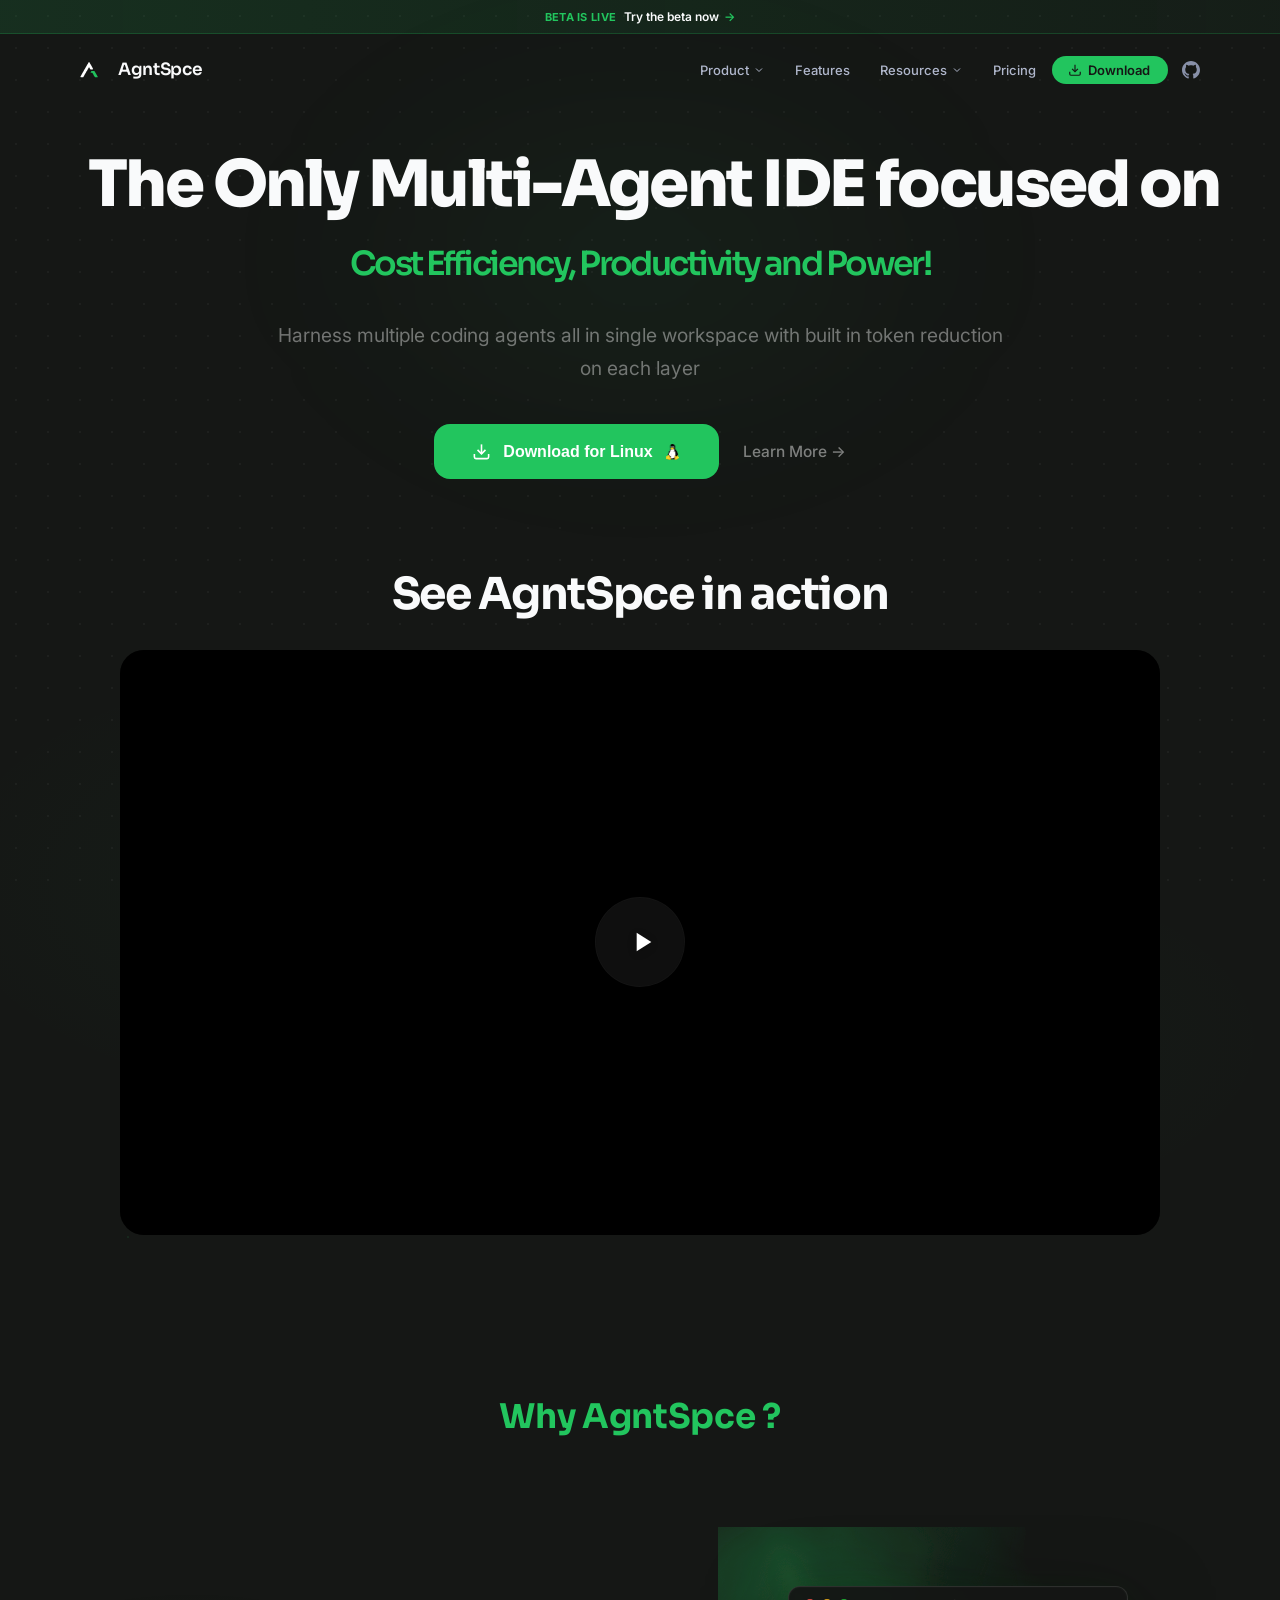
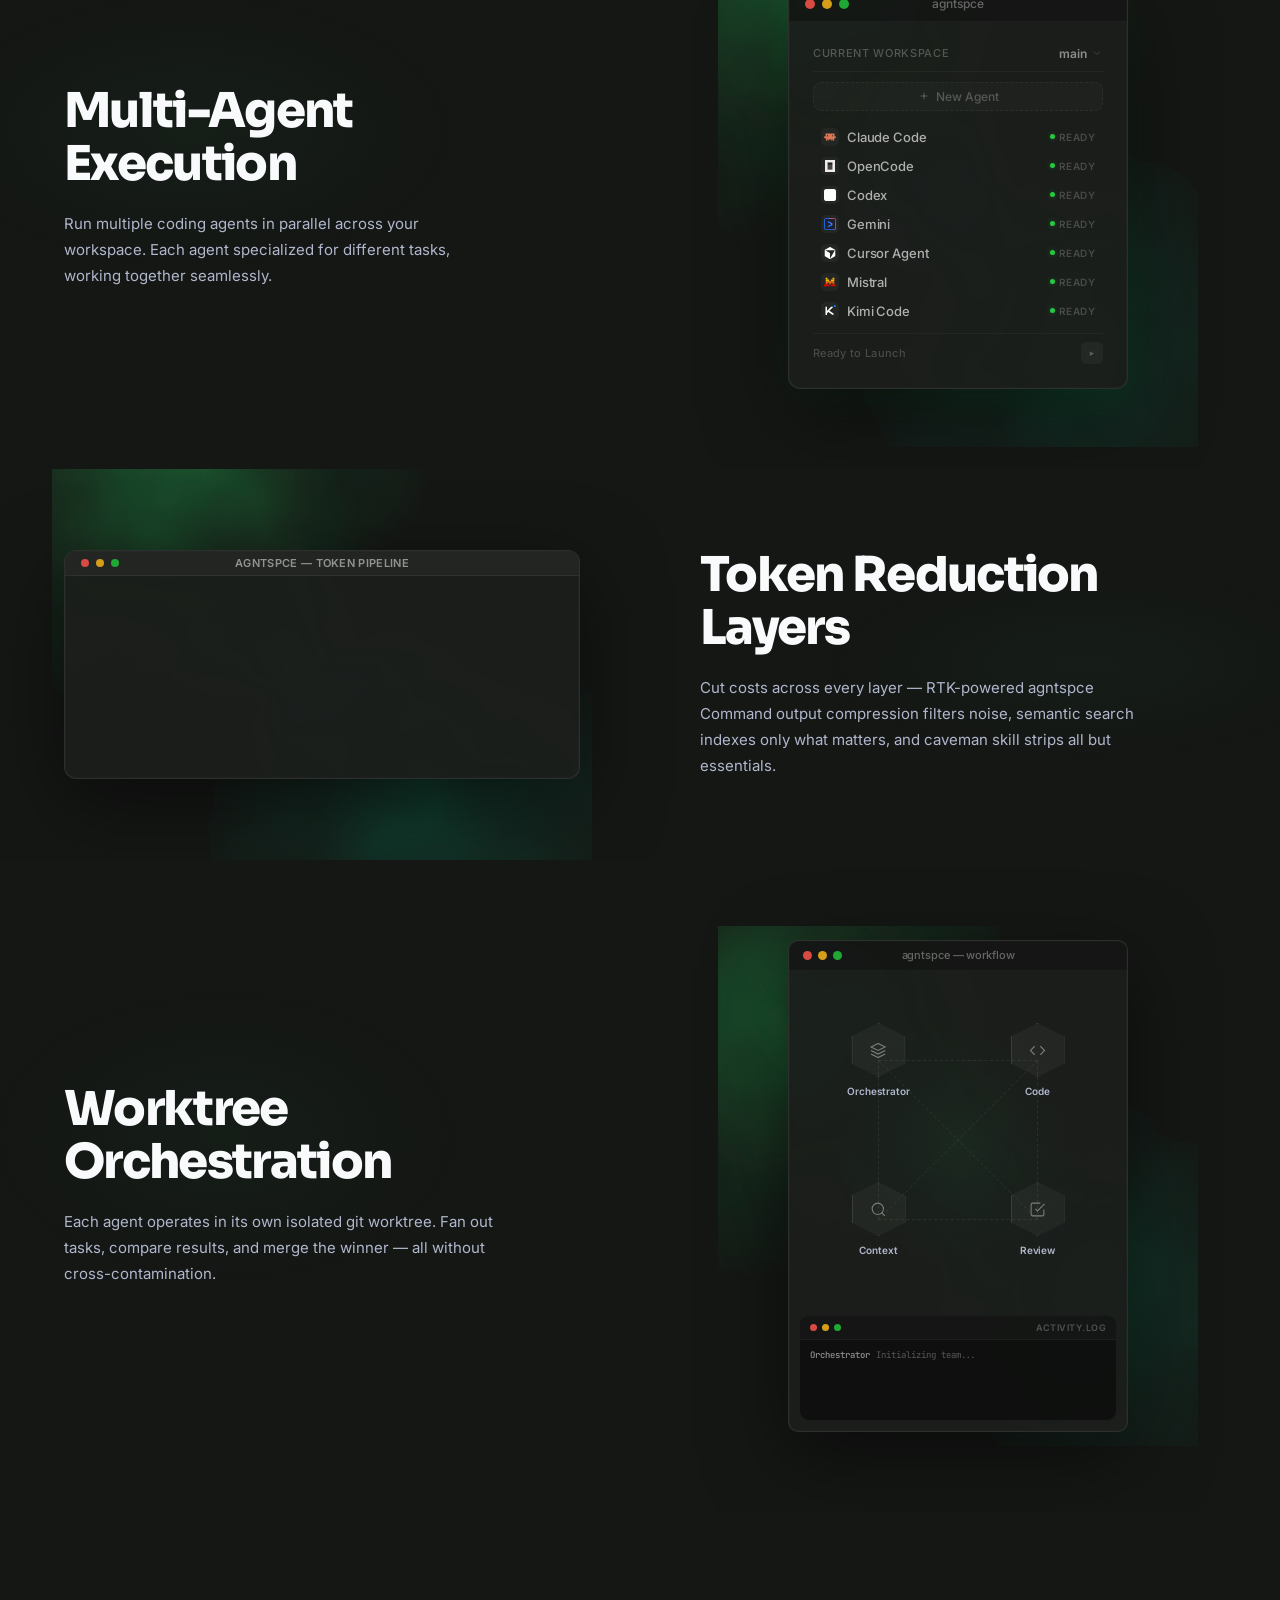
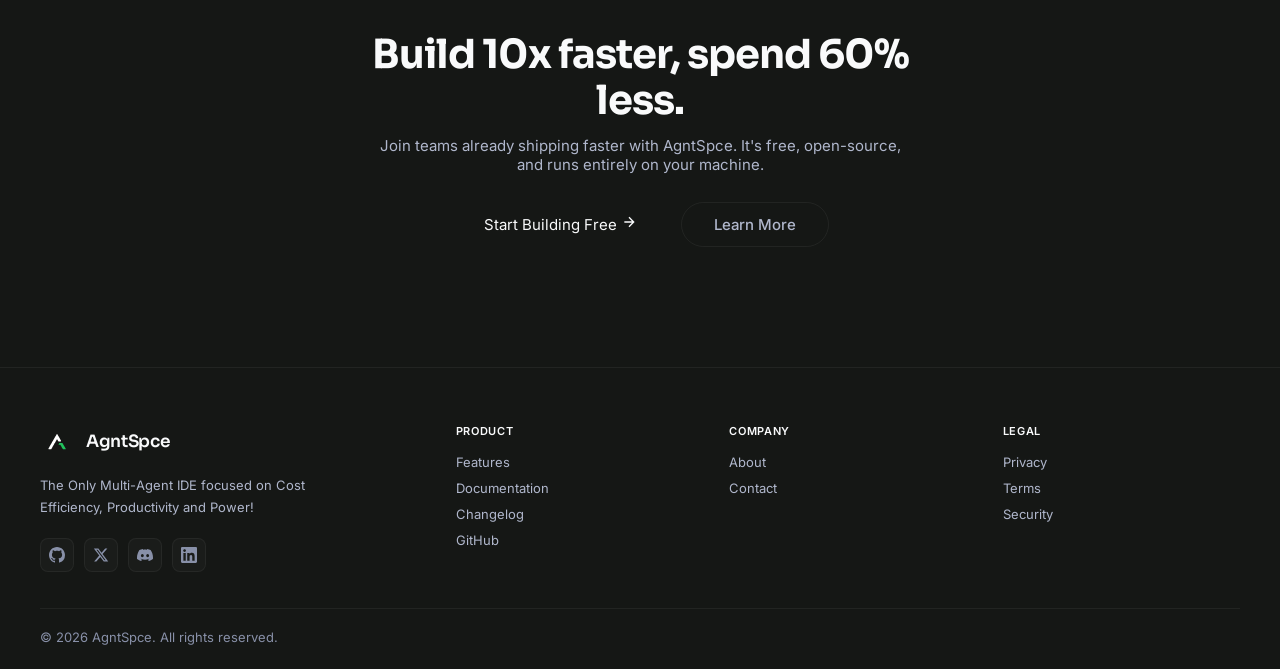
<file: index.html>
﻿<!DOCTYPE html>
<html lang="en">
<head>
<meta charset="UTF-8">
<meta name="viewport" content="width=device-width, initial-scale=1.0">
<meta name="description" content="The Only Multi-Agent IDE focused on cost efficiency, productivity & power. Run Claude Code, Codex, Opencode, and Gemini CLI side-by-side with built-in token reduction on every layer.">
<meta property="og:title" content="AgntSpce — Multi-Agent Workspace IDE">
<meta property="og:description" content="The Only Multi-Agent IDE focused on cost efficiency, productivity & power. Run Claude Code, Codex, Opencode, and Gemini CLI side-by-side with built-in token reduction on every layer.">
<meta property="og:type" content="website">
<meta property="og:url" content="https://agntspace.space">
<meta property="og:site_name" content="AgntSpce">
<meta name="twitter:card" content="summary_large_image">
<meta name="twitter:title" content="AgntSpce — Multi-Agent Workspace IDE">
<meta name="twitter:description" content="The Only Multi-Agent IDE focused on cost efficiency, productivity & power. Run Claude Code, Codex, Opencode, and Gemini CLI side-by-side with built-in token reduction on every layer.">
<meta property="og:image" content="https://agntspace.space/img/main.png">
<meta name="twitter:image" content="https://agntspace.space/img/main.png">
<link rel="canonical" href="https://agntspace.space">
<link rel="preconnect" href="https://fonts.googleapis.com">
<link rel="preconnect" href="https://fonts.gstatic.com" crossorigin>
<link href="https://fonts.googleapis.com/css2?family=Inter:wght@400;500;600&family=JetBrains+Mono:wght@500&family=Sora:wght@500;600;700;800&display=swap" rel="stylesheet">
<title>AgntSpce — Multi-Agent Workspace IDE</title>
<link rel="icon" type="image/svg+xml" href="favicon.svg">
<link rel="stylesheet" href="style.css">
<script type="application/ld+json">
{
  "@context": "https://schema.org",
  "@type": "Organization",
  "name": "AgntSpce",
  "url": "https://agntspace.space",
  "logo": "https://agntspace.space/logo.svg",
  "description": "The Only Multi-Agent IDE focused on cost efficiency, productivity & power.",
  "sameAs": [
    "https://github.com/AniketWathore/agntspce",
    "https://x.com/AgntSpce",
    "https://linkedin.com/company/agntspce",
    "https://discord.gg/hcwQvggVR"
  ]
}
</script>
</head>
<body>

<header class="site-header" id="site-header">
  <div class="header-inner">
    <a href="index.html" class="logo">
      <img src="logo.svg" alt="AgntSpce" class="logo-img" width="36" height="36">
      <span class="logo-text">AgntSpce</span>
    </a>
    <nav class="nav-desktop">
      <div class="dropdown">
        <button class="dropdown-btn" data-dropdown="product">
          Product
          <svg class="arrow" width="12" height="12" viewBox="0 0 24 24" fill="none" stroke="currentColor" stroke-width="2"><path d="M6 9l6 6 6-6"/></svg>
        </button>
        <div class="dropdown-menu" data-dropdown-menu="product">
          <a href="index.html" class="dropdown-item">
            AgntSpce
          </a>
          <a href="changelog.html" class="dropdown-item">
            Changelog
          </a>
        </div>
      </div>
      <a href="features.html" class="nav-link">Features</a>
      <div class="dropdown">
        <button class="dropdown-btn" data-dropdown="resources">
          Resources
          <svg class="arrow" width="12" height="12" viewBox="0 0 24 24" fill="none" stroke="currentColor" stroke-width="2"><path d="M6 9l6 6 6-6"/></svg>
        </button>
        <div class="dropdown-menu" data-dropdown-menu="resources">
          <a href="documentation.html" class="dropdown-item">
            Documentation
          </a>
          <a href="about.html" class="dropdown-item">
            About
          </a>
          <a href="community.html" class="dropdown-item">
            Community
          </a>
        </div>
      </div>
      <a href="pricing.html" class="nav-link">Pricing</a>
      <a href="download.html" class="nav-cta">
        <svg width="16" height="16" viewBox="0 0 24 24" fill="none" stroke="currentColor" stroke-width="2"><path d="M21 15v4a2 2 0 01-2 2H5a2 2 0 01-2-2v-4"/><polyline points="7 10 12 15 17 10"/><line x1="12" y1="15" x2="12" y2="3"/></svg>
        Download
      </a>
      <a href="https://github.com/AniketWathore/agntspce" target="_blank" rel="noopener" class="nav-github" title="GitHub" aria-label="GitHub">
        <svg width="18" height="18" viewBox="0 0 24 24" fill="currentColor"><path d="M12 0c-6.626 0-12 5.373-12 12 0 5.302 3.438 9.8 8.207 11.387.599.111.793-.261.793-.577v-2.234c-3.338.726-4.033-1.416-4.033-1.416-.546-1.387-1.333-1.756-1.333-1.756-1.089-.745.083-.729.083-.729 1.205.084 1.839 1.237 1.839 1.237 1.07 1.834 2.807 1.304 3.492.997.107-.775.418-1.305.762-1.604-2.665-.305-5.467-1.334-5.467-5.931 0-1.311.469-2.381 1.236-3.221-.124-.303-.535-1.524.117-3.176 0 0 1.008-.322 3.301 1.23.957-.266 1.983-.399 3.003-.404 1.02.005 2.047.138 3.006.404 2.291-1.552 3.297-1.23 3.297-1.23.653 1.653.242 2.874.118 3.176.77.84 1.235 1.911 1.235 3.221 0 4.609-2.807 5.624-5.479 5.921.43.372.823 1.102.823 2.222v3.293c0 .319.192.694.801.576 4.765-1.589 8.199-6.086 8.199-11.386 0-6.627-5.373-12-12-12z"/></svg>
      </a>
    </nav>
    <button class="mobile-btn" id="mobile-btn" aria-label="Menu">
      <span></span><span></span><span></span>
    </button>
  </div>
  <div class="mobile-menu" id="mobile-menu">
    <a href="index.html" class="mobile-link" style="color:var(--accent)">Home</a>
    <a href="features.html" class="mobile-link">Features</a>
    <a href="pricing.html" class="mobile-link">Pricing</a>
    <a href="documentation.html" class="mobile-link">Documentation</a>
    <a href="about.html" class="mobile-link">About</a>
    <a href="changelog.html" class="mobile-link">Changelog</a>
    <a href="community.html" class="mobile-link">Community</a>
    <a href="https://github.com/AniketWathore/agntspce" target="_blank" rel="noopener" class="mobile-link">GitHub</a>
    <a href="download.html" class="mobile-cta">Download</a>
  </div>
</header>

<section class="hero" id="hero">
  <div class="hero-glow-green"></div>
  <div class="hero-body">
    <div class="hero-container">
      <h1 class="hero-headline">
        <span class="hero-title-line">The Only Multi-Agent IDE focused on</span>
        <span class="hero-gradient-line"><span class="hero-title-gradient">Cost Efficiency, Productivity and Power!</span></span>
      </h1>
      <p class="hero-desc">Harness multiple coding agents all in single workspace with built in token reduction on each layer</p>
      <div class="hero-actions">
        <button class="dl-btn" id="dl-btn" onclick="location.href='download.html'">
          <svg width="20" height="20" viewBox="0 0 24 24" fill="none" stroke="currentColor" stroke-width="2"><path d="M21 15v4a2 2 0 01-2 2H5a2 2 0 01-2-2v-4"/><polyline points="7 10 12 15 17 10"/><line x1="12" y1="15" x2="12" y2="3"/></svg>
          <span id="dl-text">Download for macOS</span>
          <img src="img/macos-icon.png" alt="" style="width:16px;height:16px;object-fit:contain">
        </button>
        <a href="about.html" class="hero-link">Learn More <span class="hero-link-arrow">&rarr;</span></a>
      </div>
    </div>
  </div>
</section>

<section class="vd-section" id="vd-section">
  <div class="vd-bg">
    <div class="vd-bg-mesh"></div>
    <div class="vd-bg-glow"></div>
    <div class="vd-particles" id="vd-particles"></div>
  </div>
  <div class="vd-inner">
    <h2 class="vd-title pop-reveal">See AgntSpce in action</h2>
    <div class="vd-card" id="vd-card">
      <div class="vd-video-wrap" id="vd-video-wrap">
        <video id="vd-video" preload="metadata" playsinline disablePictureInPicture controlslist="nodownload noremoteplayback noplaybackrate">
          <source src="img/agntspce-video.mp4" type="video/mp4">
        </video>

        <div class="vd-overlay" id="vd-overlay">
          <button class="vd-play-btn" id="vd-play-btn" aria-label="Play demo">
            <svg width="32" height="32" viewBox="0 0 24 24" fill="currentColor"><path d="M8 5v14l11-7z"/></svg>
          </button>
        </div>

        <div class="vd-end-overlay" id="vd-end-overlay">
          <div class="vd-end-content">
            <button class="vd-replay-circle" id="vd-replay-btn" aria-label="Replay">
              <svg width="28" height="28" viewBox="0 0 24 24" fill="none" stroke="currentColor" stroke-width="2" stroke-linecap="round" stroke-linejoin="round"><polyline points="1 4 1 10 7 10"/><path d="M3.51 15a9 9 0 1 0 2.13-9.36L1 10"/></svg>
            </button>
            <span class="vd-replay-label">Watch Demo Again</span>
          </div>
        </div>

        <div class="vd-spinner" id="vd-spinner">
          <div class="vd-spinner-ring"></div>
        </div>

        <div class="vd-center-pause" id="vd-center-pause">
          <svg width="48" height="48" viewBox="0 0 24 24" fill="currentColor"><path d="M8 5v14l11-7z"/></svg>
        </div>

        <div class="vd-controls" id="vd-controls">
          <div class="vd-controls-top">
            <span class="vd-top-left">
              <span class="vd-live-dot"></span>
              <span class="vd-live-label">Demo</span>
            </span>
            <span class="vd-top-right">
              <span class="vd-hd-badge">HD</span>
              <button class="vd-btn-fullscreen" id="vd-btn-fs-top" aria-label="Fullscreen">
                <svg width="16" height="16" viewBox="0 0 24 24" fill="none" stroke="currentColor" stroke-width="2" stroke-linecap="round" stroke-linejoin="round"><path d="M8 3H5a2 2 0 0 0-2 2v3m18 0V5a2 2 0 0 0-2-2h-3m0 18h3a2 2 0 0 0 2-2v-3M3 16v3a2 2 0 0 0 2 2h3"/></svg>
              </button>
            </span>
          </div>
          <div class="vd-controls-bottom">
            <button class="vd-btn-playpause" id="vd-btn-playpause" aria-label="Play">
              <svg class="vd-icon-play" width="18" height="18" viewBox="0 0 24 24" fill="currentColor"><path d="M8 5v14l11-7z"/></svg>
              <svg class="vd-icon-pause" width="18" height="18" viewBox="0 0 24 24" fill="currentColor" style="display:none"><rect x="6" y="4" width="4" height="16"/><rect x="14" y="4" width="4" height="16"/></svg>
            </button>
            <div class="vd-progress-wrap" id="vd-progress-wrap">
              <div class="vd-progress-track" id="vd-progress-track">
                <div class="vd-progress-fill" id="vd-progress-fill"></div>
                <div class="vd-progress-thumb" id="vd-progress-thumb"></div>
              </div>
            </div>
            <span class="vd-time" id="vd-time">0:00 / 0:00</span>
            <button class="vd-btn-speed" id="vd-btn-speed" aria-label="Playback speed">1x</button>
            <button class="vd-btn-fullscreen vd-btn-fs-bottom" id="vd-btn-fs-bottom" aria-label="Fullscreen">
              <svg width="16" height="16" viewBox="0 0 24 24" fill="none" stroke="currentColor" stroke-width="2" stroke-linecap="round" stroke-linejoin="round"><path d="M8 3H5a2 2 0 0 0-2 2v3m18 0V5a2 2 0 0 0-2-2h-3m0 18h3a2 2 0 0 0 2-2v-3M3 16v3a2 2 0 0 0 2 2h3"/></svg>
            </button>
          </div>
        </div>
      </div>
    </div>
  </div>
</section>

<section class="builders-section" style="padding:40px 0">
  <div class="builders-inner">
    <h2 class="builders-title pop-reveal" style="color:var(--accent);font-size:clamp(22px,2.8vw,34px);font-weight:700">Why AgntSpce ?</h2>
  </div>
</section>

<div class="features-dot-grid"></div>

<!-- Feature Section 1: Multi-Agent Execution -->
<section class="feature-showcase" id="feature-multi-agent">
  <div class="feature-glow" style="top:10%;left:-10%;width:50%;height:60%;background:radial-gradient(ellipse,rgba(34,197,94,.04) 0%,transparent 60%)"></div>
  <div class="fs-inner">
    <div class="fs-layout">
      <div class="fs-text" data-reveal="left">
        <h2 class="fs-title">Multi-Agent<br>Execution</h2>
        <p class="fs-desc">Run multiple coding agents in parallel across your workspace. Each agent specialized for different tasks, working together seamlessly.</p>
      </div>
      <div class="fs-demo" data-reveal="right">
        <div class="demo-bg">
          <svg class="demo-bg-svg" viewBox="0 0 400 400" preserveAspectRatio="xMidYMid slice" xmlns="http://www.w3.org/2000/svg">
            <defs>
              <filter id="liquid" x="-30%" y="-30%" width="160%" height="160%">
                <feTurbulence type="fractalNoise" baseFrequency="0.015" numOctaves="3" result="noise">
                  <animate attributeName="baseFrequency" values="0.012;0.02;0.015;0.022;0.012" dur="18s" repeatCount="indefinite" />
                </feTurbulence>
                <feDisplacementMap in="SourceGraphic" in2="noise" scale="55" xChannelSelector="R" yChannelSelector="G" />
              </filter>
              <radialGradient id="g1" cx="40%" cy="40%" r="60%">
                <stop offset="0%" stop-color="#27C95E" stop-opacity="0.32" />
                <stop offset="55%" stop-color="#27C95E" stop-opacity="0.1" />
                <stop offset="100%" stop-color="#27C95E" stop-opacity="0" />
              </radialGradient>
              <radialGradient id="g2" cx="50%" cy="50%" r="60%">
                <stop offset="0%" stop-color="#10B981" stop-opacity="0.22" />
                <stop offset="55%" stop-color="#10B981" stop-opacity="0.07" />
                <stop offset="100%" stop-color="#10B981" stop-opacity="0" />
              </radialGradient>
              <radialGradient id="g3" cx="50%" cy="50%" r="60%">
                <stop offset="0%" stop-color="#34D399" stop-opacity="0.18" />
                <stop offset="55%" stop-color="#34D399" stop-opacity="0.05" />
                <stop offset="100%" stop-color="#34D399" stop-opacity="0" />
              </radialGradient>
            </defs>
            <g filter="url(#liquid)">
              <ellipse cx="32%" cy="30%" rx="30%" ry="28%" fill="url(#g1)">
                <animate attributeName="cx" values="32%;38%;28%;32%" dur="16s" repeatCount="indefinite" />
                <animate attributeName="cy" values="30%;25%;35%;30%" dur="16s" repeatCount="indefinite" />
              </ellipse>
              <ellipse cx="68%" cy="70%" rx="28%" ry="25%" fill="url(#g2)">
                <animate attributeName="cx" values="68%;62%;72%;68%" dur="19s" repeatCount="indefinite" />
                <animate attributeName="cy" values="70%;75%;65%;70%" dur="19s" repeatCount="indefinite" />
              </ellipse>
              <ellipse cx="50%" cy="50%" rx="16%" ry="14%" fill="url(#g3)">
                <animate attributeName="cx" values="50%;45%;55%;50%" dur="22s" repeatCount="indefinite" />
                <animate attributeName="cy" values="50%;55%;45%;50%" dur="22s" repeatCount="indefinite" />
              </ellipse>
            </g>
          </svg>
        </div>
        <div class="demo-window" id="demo-multi-agent">
          <div class="demo-top">
            <div class="demo-dots"><span></span><span></span><span></span></div>
            <span class="demo-title">agntspce</span>
          </div>
          <div class="demo-body">
            <div class="al-inner">
              <div class="al-workspace">
                <span class="al-ws-label">Current Workspace</span>
                <span class="al-ws-value">main
                  <svg width="12" height="12" viewBox="0 0 24 24" fill="none" stroke="currentColor" stroke-width="2"><path d="M6 9l6 6 6-6"/></svg>
                </span>
              </div>
              <button class="al-add-agent">
                <svg width="12" height="12" viewBox="0 0 24 24" fill="none" stroke="currentColor" stroke-width="2"><path d="M12 5v14M5 12h14"/></svg>
                New Agent
              </button>
              <div class="al-agent-list">
                <div class="al-agent" data-agent="claude">
                  <div class="al-agent-main">
                    <div class="al-agent-icon">
                      <img src="img/claudecode-color.png" alt="Claude Code">
                    </div>
                    <span class="al-agent-name">Claude Code</span>
                    <span class="al-agent-status">Ready</span>
                  </div>
                  <div class="al-agent-detail">
                    <div class="al-step">Creating isolated workspace...</div>
                    <div class="al-step">Initializing environment...</div>
                    <div class="al-step">Ready <span class="al-check">&#10003;</span></div>
                  </div>
                </div>
                <div class="al-agent" data-agent="opencode">
                  <div class="al-agent-main">
                    <div class="al-agent-icon">
                      <img src="img/opencode-color.png" alt="OpenCode">
                    </div>
                    <span class="al-agent-name">OpenCode</span>
                    <span class="al-agent-status">Ready</span>
                  </div>
                  <div class="al-agent-detail">
                    <div class="al-step">Creating isolated workspace...</div>
                    <div class="al-step">Initializing environment...</div>
                    <div class="al-step">Ready <span class="al-check">&#10003;</span></div>
                  </div>
                </div>
                <div class="al-agent" data-agent="codex">
                  <div class="al-agent-main">
                    <div class="al-agent-icon">
                      <img src="img/codex-color.png" alt="Codex">
                    </div>
                    <span class="al-agent-name">Codex</span>
                    <span class="al-agent-status">Ready</span>
                  </div>
                  <div class="al-agent-detail">
                    <div class="al-step">Creating isolated workspace...</div>
                    <div class="al-step">Initializing environment...</div>
                    <div class="al-step">Ready <span class="al-check">&#10003;</span></div>
                  </div>
                </div>
                <div class="al-agent" data-agent="gemini">
                  <div class="al-agent-main">
                    <div class="al-agent-icon">
                      <img src="img/geminicli-color.png" alt="Gemini">
                    </div>
                    <span class="al-agent-name">Gemini</span>
                    <span class="al-agent-status">Ready</span>
                  </div>
                  <div class="al-agent-detail">
                    <div class="al-step">Creating isolated workspace...</div>
                    <div class="al-step">Initializing environment...</div>
                    <div class="al-step">Ready <span class="al-check">&#10003;</span></div>
                  </div>
                </div>
                <div class="al-agent" data-agent="cursor">
                  <div class="al-agent-main">
                    <div class="al-agent-icon">
                      <img src="img/cursor.svg" alt="Cursor Agent">
                    </div>
                    <span class="al-agent-name">Cursor Agent</span>
                    <span class="al-agent-status">Ready</span>
                  </div>
                  <div class="al-agent-detail">
                    <div class="al-step">Creating isolated workspace...</div>
                    <div class="al-step">Initializing environment...</div>
                    <div class="al-step">Ready <span class="al-check">&#10003;</span></div>
                  </div>
                </div>
                <div class="al-agent" data-agent="mistral">
                  <div class="al-agent-main">
                    <div class="al-agent-icon">
                      <img src="img/mistral-color.svg" alt="Mistral">
                    </div>
                    <span class="al-agent-name">Mistral</span>
                    <span class="al-agent-status">Ready</span>
                  </div>
                  <div class="al-agent-detail">
                    <div class="al-step">Creating isolated workspace...</div>
                    <div class="al-step">Initializing environment...</div>
                    <div class="al-step">Ready <span class="al-check">&#10003;</span></div>
                  </div>
                </div>
                <div class="al-agent" data-agent="kimi">
                  <div class="al-agent-main">
                    <div class="al-agent-icon">
                      <img src="img/kimi-color.svg" alt="Kimi Code">
                    </div>
                    <span class="al-agent-name">Kimi Code</span>
                    <span class="al-agent-status">Ready</span>
                  </div>
                  <div class="al-agent-detail">
                    <div class="al-step">Creating isolated workspace...</div>
                    <div class="al-step">Initializing environment...</div>
                    <div class="al-step">Ready <span class="al-check">&#10003;</span></div>
                  </div>
                </div>
              </div>
              <div class="al-bottom-bar">
                <span class="al-bb-label">Ready to Launch</span>
                <div class="al-bb-action">&#9656;</div>
              </div>
            </div>
          </div>
        </div>
      </div>
    </div>
  </div>
</section>

<!-- Feature Section 2: Token Reduction Layers -->
<section class="feature-showcase" id="feature-token-reduction">
  <div class="feature-glow" style="top:20%;right:-10%;width:50%;height:60%;background:radial-gradient(ellipse,rgba(34,197,94,.035) 0%,transparent 60%)"></div>
  <div class="fs-inner">
    <div class="fs-layout">
      <div class="fs-demo" data-reveal="left">
        <div class="demo-bg">
          <svg class="demo-bg-svg" viewBox="0 0 400 400" preserveAspectRatio="xMidYMid slice" xmlns="http://www.w3.org/2000/svg">
            <defs>
              <filter id="liquid-2" x="-30%" y="-30%" width="160%" height="160%">
                <feTurbulence type="fractalNoise" baseFrequency="0.015" numOctaves="3" result="noise">
                  <animate attributeName="baseFrequency" values="0.014;0.021;0.016;0.023;0.014" dur="17s" repeatCount="indefinite" />
                </feTurbulence>
                <feDisplacementMap in="SourceGraphic" in2="noise" scale="55" xChannelSelector="R" yChannelSelector="G" />
              </filter>
              <radialGradient id="g2-1" cx="40%" cy="40%" r="60%">
                <stop offset="0%" stop-color="#27C95E" stop-opacity="0.32" />
                <stop offset="55%" stop-color="#27C95E" stop-opacity="0.1" />
                <stop offset="100%" stop-color="#27C95E" stop-opacity="0" />
              </radialGradient>
              <radialGradient id="g2-2" cx="50%" cy="50%" r="60%">
                <stop offset="0%" stop-color="#10B981" stop-opacity="0.22" />
                <stop offset="55%" stop-color="#10B981" stop-opacity="0.07" />
                <stop offset="100%" stop-color="#10B981" stop-opacity="0" />
              </radialGradient>
              <radialGradient id="g2-3" cx="50%" cy="50%" r="60%">
                <stop offset="0%" stop-color="#34D399" stop-opacity="0.18" />
                <stop offset="55%" stop-color="#34D399" stop-opacity="0.05" />
                <stop offset="100%" stop-color="#34D399" stop-opacity="0" />
              </radialGradient>
            </defs>
            <g filter="url(#liquid-2)">
              <ellipse cx="35%" cy="32%" rx="28%" ry="26%" fill="url(#g2-1)">
                <animate attributeName="cx" values="35%;40%;30%;35%" dur="17s" repeatCount="indefinite" />
                <animate attributeName="cy" values="32%;28%;36%;32%" dur="17s" repeatCount="indefinite" />
              </ellipse>
              <ellipse cx="65%" cy="68%" rx="26%" ry="24%" fill="url(#g2-2)">
                <animate attributeName="cx" values="65%;60%;70%;65%" dur="20s" repeatCount="indefinite" />
                <animate attributeName="cy" values="68%;72%;64%;68%" dur="20s" repeatCount="indefinite" />
              </ellipse>
              <ellipse cx="48%" cy="50%" rx="15%" ry="13%" fill="url(#g2-3)">
                <animate attributeName="cx" values="48%;44%;52%;48%" dur="23s" repeatCount="indefinite" />
                <animate attributeName="cy" values="50%;54%;46%;50%" dur="23s" repeatCount="indefinite" />
              </ellipse>
            </g>
          </svg>
        </div>
        <div class="demo-window" id="demo-token-reduction">
          <div class="demo-top">
            <div class="demo-dots"><span></span><span></span><span></span></div>
            <span class="demo-title">agntspce — token pipeline</span>
          </div>
          <div class="demo-body">
            <div class="token-pipeline" id="token-pipeline">
              <div class="tk-stage" data-stage="input">
                <span class="tk-label">Input Tokens</span>
                <div class="tk-bar-wrap"><div class="tk-bar tk-input" id="tk-bar-input"></div></div>
                <span class="tk-count" id="tk-count-input">0</span>
              </div>
              <div class="tk-stage" data-stage="compress">
                <span class="tk-label">Compression</span>
                <div class="tk-bar-wrap"><div class="tk-bar tk-compress" id="tk-bar-compress"></div></div>
                <span class="tk-count" id="tk-count-compress">0</span>
              </div>
              <div class="tk-stage" data-stage="filter">
                <span class="tk-label">Semantic Filter</span>
                <div class="tk-bar-wrap"><div class="tk-bar tk-filter" id="tk-bar-filter"></div></div>
                <span class="tk-count" id="tk-count-filter">0</span>
              </div>
              <div class="tk-stage" data-stage="context">
                <span class="tk-label">Relevant Context</span>
                <div class="tk-bar-wrap"><div class="tk-bar tk-context" id="tk-bar-context"></div></div>
                <span class="tk-count" id="tk-count-context">0</span>
              </div>
              <div class="tk-stage" data-stage="output">
                <span class="tk-label">Output Tokens</span>
                <div class="tk-bar-wrap"><div class="tk-bar tk-output" id="tk-bar-output"></div></div>
                <span class="tk-count" id="tk-count-output">0</span>
              </div>
            </div>
          </div>
        </div>
      </div>
      <div class="fs-text" data-reveal="right">
        <h2 class="fs-title">Token Reduction<br>Layers</h2>
        <p class="fs-desc">Cut costs across every layer — RTK-powered agntspce Command output compression filters noise, semantic search indexes only what matters, and caveman skill strips all but essentials.</p>
      </div>
    </div>
  </div>
</section>

<!-- Feature Section 3: Worktree Orchestration -->
<section class="feature-showcase" id="feature-worktree">
  <div class="feature-glow" style="top:15%;left:-5%;width:45%;height:55%;background:radial-gradient(ellipse,rgba(34,197,94,.035) 0%,transparent 60%)"></div>
  <div class="fs-inner">
    <div class="fs-layout">
      <div class="fs-text" data-reveal="left">
        <h2 class="fs-title">Worktree<br>Orchestration</h2>
        <p class="fs-desc">Each agent operates in its own isolated git worktree. Fan out tasks, compare results, and merge the winner — all without cross-contamination.</p>
      </div>
      <div class="fs-demo" id="demo-worktree" data-reveal="right">
        <div class="demo-bg">
          <svg class="demo-bg-svg" viewBox="0 0 400 400" preserveAspectRatio="xMidYMid slice" xmlns="http://www.w3.org/2000/svg">
            <defs>
              <filter id="liquid-3" x="-30%" y="-30%" width="160%" height="160%">
                <feTurbulence type="fractalNoise" baseFrequency="0.015" numOctaves="3" result="noise">
                  <animate attributeName="baseFrequency" values="0.013;0.019;0.017;0.024;0.013" dur="19s" repeatCount="indefinite" />
                </feTurbulence>
                <feDisplacementMap in="SourceGraphic" in2="noise" scale="55" xChannelSelector="R" yChannelSelector="G" />
              </filter>
              <radialGradient id="g3-1" cx="40%" cy="40%" r="60%">
                <stop offset="0%" stop-color="#27C95E" stop-opacity="0.32" />
                <stop offset="55%" stop-color="#27C95E" stop-opacity="0.1" />
                <stop offset="100%" stop-color="#27C95E" stop-opacity="0" />
              </radialGradient>
              <radialGradient id="g3-2" cx="50%" cy="50%" r="60%">
                <stop offset="0%" stop-color="#10B981" stop-opacity="0.22" />
                <stop offset="55%" stop-color="#10B981" stop-opacity="0.07" />
                <stop offset="100%" stop-color="#10B981" stop-opacity="0" />
              </radialGradient>
              <radialGradient id="g3-3" cx="50%" cy="50%" r="60%">
                <stop offset="0%" stop-color="#34D399" stop-opacity="0.18" />
                <stop offset="55%" stop-color="#34D399" stop-opacity="0.05" />
                <stop offset="100%" stop-color="#34D399" stop-opacity="0" />
              </radialGradient>
            </defs>
            <g filter="url(#liquid-3)">
              <ellipse cx="30%" cy="35%" rx="32%" ry="28%" fill="url(#g3-1)">
                <animate attributeName="cx" values="30%;36%;26%;30%" dur="18s" repeatCount="indefinite" />
                <animate attributeName="cy" values="35%;30%;40%;35%" dur="18s" repeatCount="indefinite" />
              </ellipse>
              <ellipse cx="70%" cy="65%" rx="27%" ry="25%" fill="url(#g3-2)">
                <animate attributeName="cx" values="70%;65%;75%;70%" dur="21s" repeatCount="indefinite" />
                <animate attributeName="cy" values="65%;70%;60%;65%" dur="21s" repeatCount="indefinite" />
              </ellipse>
              <ellipse cx="52%" cy="48%" rx="17%" ry="15%" fill="url(#g3-3)">
                <animate attributeName="cx" values="52%;47%;57%;52%" dur="24s" repeatCount="indefinite" />
                <animate attributeName="cy" values="48%;53%;43%;48%" dur="24s" repeatCount="indefinite" />
              </ellipse>
            </g>
          </svg>
        </div>
        <div class="wf-mac-window">
          <div class="wf-mac-top">
            <div class="demo-dots"><span></span><span></span><span></span></div>
            <span class="wf-mac-title">agntspce — workflow</span>
          </div>
          <div class="wf-mac-body">
            <div class="wf-graph">
              <svg class="wf-svg" viewBox="0 0 400 400" preserveAspectRatio="xMidYMid meet">
                <defs>
                  <filter id="wf-glow">
                    <feGaussianBlur stdDeviation="2" result="blur"/>
                    <feMerge><feMergeNode in="blur"/><feMergeNode in="SourceGraphic"/></feMerge>
                  </filter>
                  <radialGradient id="wf-ambient" cx="50%" cy="50%" r="50%">
                    <stop offset="0%" stop-color="rgba(34,197,94,0.06)"/>
                    <stop offset="100%" stop-color="transparent"/>
                  </radialGradient>
                </defs>
                <rect width="400" height="400" fill="url(#wf-ambient)"/>
                <g class="wf-lines" fill="none" stroke="rgba(255,255,255,.08)" stroke-width="1.2" stroke-dasharray="4 3">
                  <line class="wf-line" data-route="0" x1="100" y1="100" x2="300" y2="100"/>
                  <line class="wf-line" data-route="1" x1="100" y1="300" x2="300" y2="300"/>
                  <line class="wf-line" data-route="2" x1="100" y1="100" x2="100" y2="300"/>
                  <line class="wf-line" data-route="3" x1="300" y1="100" x2="300" y2="300"/>
                  <line class="wf-line" data-route="4" x1="100" y1="100" x2="300" y2="300"/>
                  <line class="wf-line" data-route="5" x1="300" y1="100" x2="100" y2="300"/>
                </g>
                <g id="wf-particles">
                  <circle class="wf-particle" r="3" fill="rgba(34,197,94,0.9)" filter="url(#wf-glow)"/>
                </g>
              </svg>
              <div class="wf-node" data-agent="orchestrator" style="left:25%;top:25%">
                <div class="wf-node-glow"></div>
                <div class="wf-node-hex">
                  <svg class="wf-node-icon" viewBox="0 0 24 24" fill="none" stroke="currentColor" stroke-width="1.5"><path d="M12 2L2 7l10 5 10-5-10-5zM2 17l10 5 10-5M2 12l10 5 10-5"/></svg>
                </div>
                <span class="wf-node-label">Orchestrator</span>
              </div>
              <div class="wf-node" data-agent="code" style="left:75%;top:25%">
                <div class="wf-node-glow"></div>
                <div class="wf-node-hex">
                  <svg class="wf-node-icon" viewBox="0 0 24 24" fill="none" stroke="currentColor" stroke-width="1.5"><polyline points="16 18 22 12 16 6"/><polyline points="8 6 2 12 8 18"/></svg>
                </div>
                <span class="wf-node-label">Code</span>
              </div>
              <div class="wf-node" data-agent="research" style="left:25%;top:75%">
                <div class="wf-node-glow"></div>
                <div class="wf-node-hex">
                  <svg class="wf-node-icon" viewBox="0 0 24 24" fill="none" stroke="currentColor" stroke-width="1.5"><circle cx="11" cy="11" r="8"/><path d="M21 21l-4.35-4.35"/></svg>
                </div>
                <span class="wf-node-label">Context</span>
              </div>
              <div class="wf-node" data-agent="review" style="left:75%;top:75%">
                <div class="wf-node-glow"></div>
                <div class="wf-node-hex">
                  <svg class="wf-node-icon" viewBox="0 0 24 24" fill="none" stroke="currentColor" stroke-width="1.5"><path d="M9 11l3 3L22 4"/><path d="M21 12v7a2 2 0 01-2 2H5a2 2 0 01-2-2V5a2 2 0 012-2h11"/></svg>
                </div>
                <span class="wf-node-label">Review</span>
              </div>
            </div>
            <div class="wf-log">
              <div class="wf-log-header">
                <div class="wf-log-dots"><span></span><span></span><span></span></div>
                <span class="wf-log-title">activity.log</span>
              </div>
              <div class="wf-log-body">
                <div class="wf-log-messages" id="wf-log-messages"></div>
              </div>
            </div>
          </div>
        </div>
      </div>
    </div>
  </div>
</section>

<section class="cta-section">
  <div class="cta-inner animate-scale">
    <h2>Build 10x faster, spend 60% less.</h2>
    <p>Join teams already shipping faster with AgntSpce. It's free, open-source, and runs entirely on your machine.</p>
    <div style="display:flex;align-items:center;justify-content:center;gap:12px;flex-wrap:wrap">
      <a href="download.html" class="btn-primary btn-large">
        Start Building Free
        <svg width="16" height="16" viewBox="0 0 24 24" fill="none" stroke="currentColor" stroke-width="2"><path d="M5 12h14M12 5l7 7-7 7"/></svg>
      </a>
      <a href="about.html" class="btn-secondary btn-large">Learn More</a>
    </div>
  </div>
</section>

<footer class="site-footer">
  <div class="footer-inner">
    <div class="footer-brand">
      <a href="index.html" class="logo">
        <img src="logo.svg" alt="AgntSpce" class="logo-img" width="36" height="36">
        <span class="logo-text">AgntSpce</span>
      </a>
      <p class="footer-tagline">The Only Multi-Agent IDE focused on Cost Efficiency, Productivity and Power!</p>
      <div class="footer-social">
        <a href="https://github.com/AniketWathore/agntspce" target="_blank" rel="noopener" class="fs-link" title="GitHub" aria-label="GitHub">
          <svg width="18" height="18" viewBox="0 0 24 24" fill="currentColor"><path d="M12 0C5.37 0 0 5.37 0 12c0 5.31 3.435 9.795 8.205 11.385.6.105.825-.255.825-.57 0-.285-.015-1.23-.015-2.235-3.015.555-3.795-.735-4.035-1.41-.135-.345-.72-1.41-1.23-1.695-.42-.225-1.02-.78-.015-.795.945-.015 1.62.87 1.845 1.23 1.08 1.815 2.805 1.305 3.495.99.105-.78.42-1.305.765-1.605-2.67-.3-5.46-1.335-5.46-5.925 0-1.305.465-2.385 1.23-3.225-.12-.3-.54-1.53.12-3.18 0 0 1.005-.315 3.3 1.23.96-.27 1.98-.405 3-.405s2.04.135 3 .405c2.295-1.56 3.3-1.23 3.3-1.23.66 1.65.24 2.88.12 3.18.765.84 1.23 1.905 1.23 3.225 0 4.605-2.805 5.625-5.475 5.925.435.375.81 1.095.81 2.22 0 1.605-.015 2.895-.015 3.3 0 .315.225.69.825.57A12.02 12.02 0 0024 12c0-6.63-5.37-12-12-12z"/></svg>
        </a>
        <a href="https://x.com/AgntSpce" class="fs-link" title="X / Twitter" aria-label="X / Twitter" target="_blank" rel="noopener">
          <svg width="18" height="18" viewBox="0 0 24 24" fill="currentColor"><path d="M18.244 2.25h3.308l-7.227 8.26 8.502 11.24H16.17l-5.214-6.817L4.99 21.75H1.68l7.73-8.835L1.254 2.25H8.08l4.713 6.231zm-1.161 17.52h1.833L7.084 4.126H5.117z"/></svg>
        </a>
        <a href="https://discord.gg/hcwQvggVR" class="fs-link" title="Discord" aria-label="Discord" target="_blank" rel="noopener">
          <svg width="18" height="18" viewBox="0 0 24 24" fill="currentColor"><path d="M20.317 4.3698a19.7913 19.7913 0 00-4.8851-1.5152.0741.0741 0 00-.0785.0371c-.211.3753-.4447.8648-.6083 1.2495-1.8447-.2762-3.68-.2762-5.4868 0-.1636-.3933-.4058-.8742-.6177-1.2495a.077.077 0 00-.0785-.037 19.7363 19.7363 0 00-4.8852 1.515.0699.0699 0 00-.0321.0277C.5334 9.0458-.319 13.5799.0992 18.0578a.0824.0824 0 00.0312.0561c2.0528 1.5076 4.0413 2.4228 5.9929 3.0294a.0777.0777 0 00.0842-.0276c.4616-.6304.8731-1.2952 1.226-1.9942a.076.076 0 00-.0416-.1057c-.6528-.2476-1.2743-.5495-1.8722-.8923a.077.077 0 01-.0076-.1277c.1258-.0943.2517-.1923.3718-.2914a.0743.0743 0 01.0776-.0105c3.9278 1.7933 8.18 1.7933 12.0614 0a.0739.0739 0 01.0785.0095c.1202.099.246.1981.3728.2924a.077.077 0 01-.0066.1276 12.2986 12.2986 0 01-1.873.8914.0766.0766 0 00-.0407.1067c.3604.698.7719 1.3628 1.225 1.9932a.076.076 0 00.0842.0286c1.961-.6067 3.9495-1.5219 6.0023-3.0294a.077.077 0 00.0313-.0552c.5004-5.177-.8382-9.6739-3.5485-13.6604a.061.061 0 00-.0312-.0286zM8.02 15.3312c-1.1825 0-2.1569-1.0857-2.1569-2.419 0-1.3332.9555-2.4189 2.157-2.4189 1.2108 0 2.1757 1.0952 2.1568 2.419 0 1.3332-.9555 2.4189-2.1569 2.4189zm7.9748 0c-1.1825 0-2.1569-1.0857-2.1569-2.419 0-1.3332.9554-2.4189 2.1569-2.4189 1.2108 0 2.1757 1.0952 2.1568 2.419 0 1.3332-.946 2.4189-2.1568 2.4189z"/></svg>
        </a>
        <a href="https://linkedin.com/company/agntspce" target="_blank" rel="noopener" class="fs-link" title="LinkedIn" aria-label="LinkedIn">
          <svg width="18" height="18" viewBox="0 0 24 24" fill="currentColor"><path d="M20.447 20.452h-3.554v-5.569c0-1.328-.027-3.037-1.852-3.037-1.853 0-2.136 1.445-2.136 2.939v5.667H9.351V9h3.414v1.561h.046c.477-.9 1.637-1.85 3.37-1.85 3.601 0 4.267 2.37 4.267 5.455v6.286zM5.337 7.433c-1.144 0-2.063-.926-2.063-2.065 0-1.138.92-2.063 2.063-2.063 1.14 0 2.064.925 2.064 2.063 0 1.139-.925 2.065-2.064 2.065zm1.782 13.019H3.555V9h3.564v11.452zM22.225 0H1.771C.792 0 0 .774 0 1.729v20.542C0 23.227.792 24 1.771 24h20.451C23.2 24 24 23.227 24 22.271V1.729C24 .774 23.2 0 22.225 0z"/></svg>
        </a>
      </div>
    </div>
    <div class="footer-col">
      <h4>Product</h4>
      <a href="features.html">Features</a>
      <a href="documentation.html">Documentation</a>
      <a href="changelog.html">Changelog</a>
      <a href="https://github.com/AniketWathore/agntspce" target="_blank" rel="noopener">GitHub</a>
    </div>
    <div class="footer-col">
      <h4>Company</h4>
      <a href="about.html">About</a>
      <a href="contact.html">Contact</a>
    </div>
    <div class="footer-col">
      <h4>Legal</h4>
      <a href="privacy.html">Privacy</a>
      <a href="terms.html">Terms</a>
      <a href="security.html">Security</a>
    </div>

  </div>
  <div class="footer-bottom">
    <span>&copy; 2026 AgntSpce. All rights reserved.</span>
    
  </div>
</footer>

<script src="script.min.js"></script>
<script>
document.addEventListener('DOMContentLoaded', function(){
  var btns = document.querySelectorAll('.dropdown-btn');
  btns.forEach(function(btn){
    btn.addEventListener('click', function(e){
      e.stopPropagation();
      var menu = btn.parentElement.querySelector('.dropdown-menu');
      if(menu){
        var isOpen = menu.classList.contains('open');
        document.querySelectorAll('.dropdown-menu.open').forEach(function(m){ m.classList.remove('open'); });
        document.querySelectorAll('.dropdown-btn.active').forEach(function(b){ b.classList.remove('active'); });
        if(!isOpen){
          menu.classList.add('open');
          btn.classList.add('active');
        }
      }
    });
  });
  document.addEventListener('click', function(){
    document.querySelectorAll('.dropdown-menu.open').forEach(function(m){ m.classList.remove('open'); });
    document.querySelectorAll('.dropdown-btn.active').forEach(function(b){ b.classList.remove('active'); });
  });
});
</script>
</body>
</html>
</file>
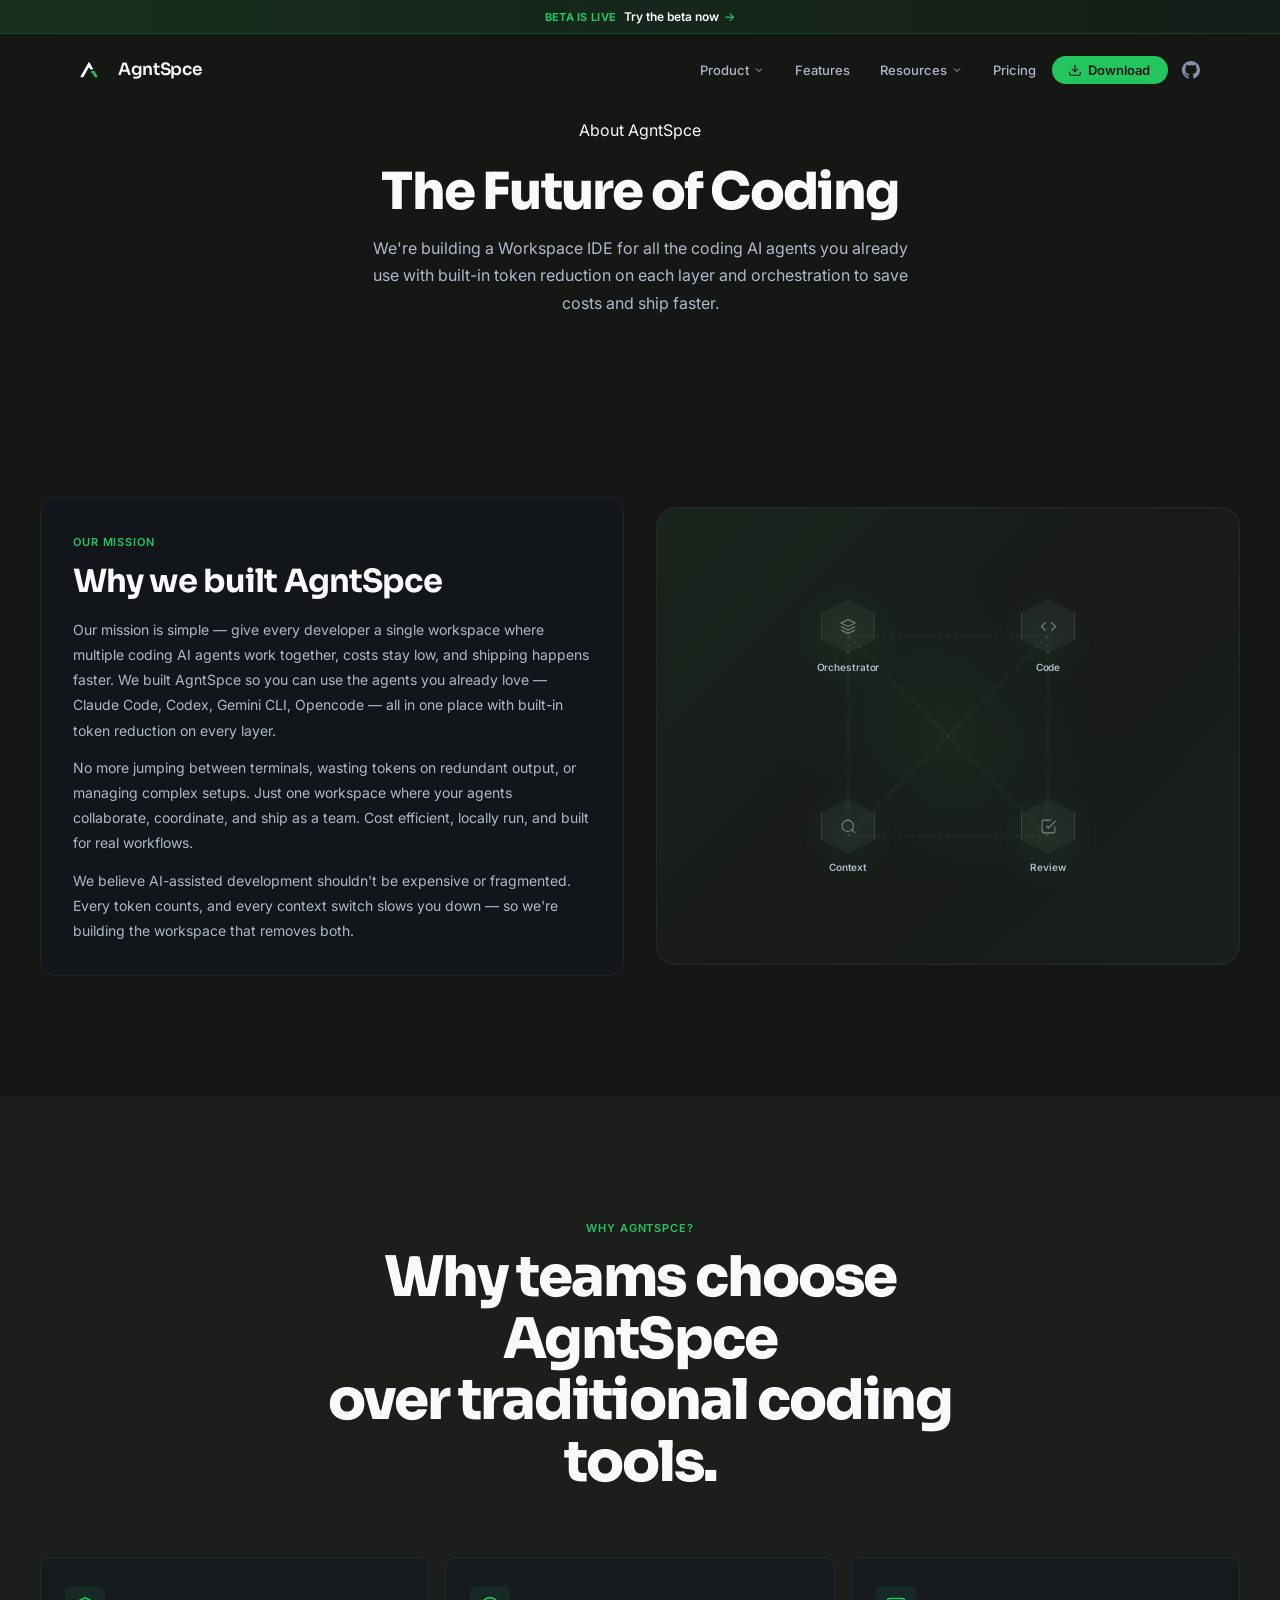
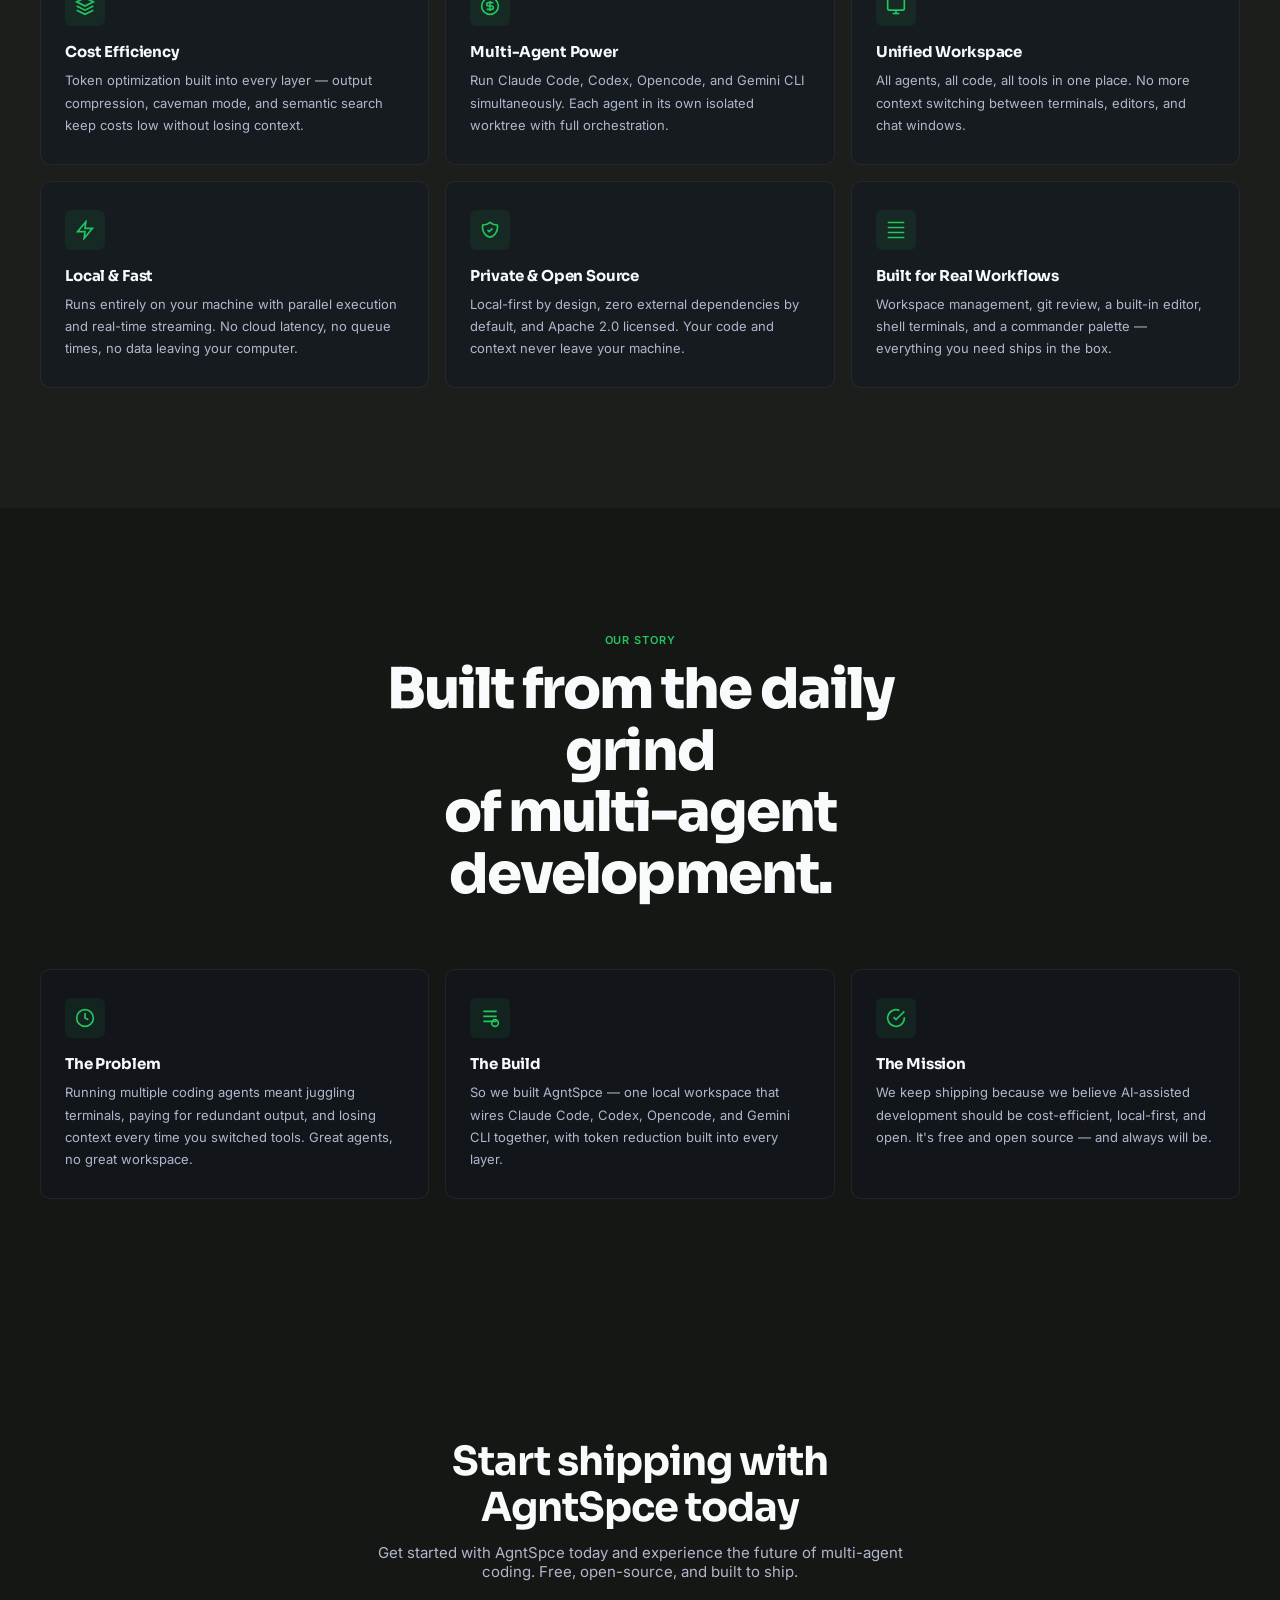
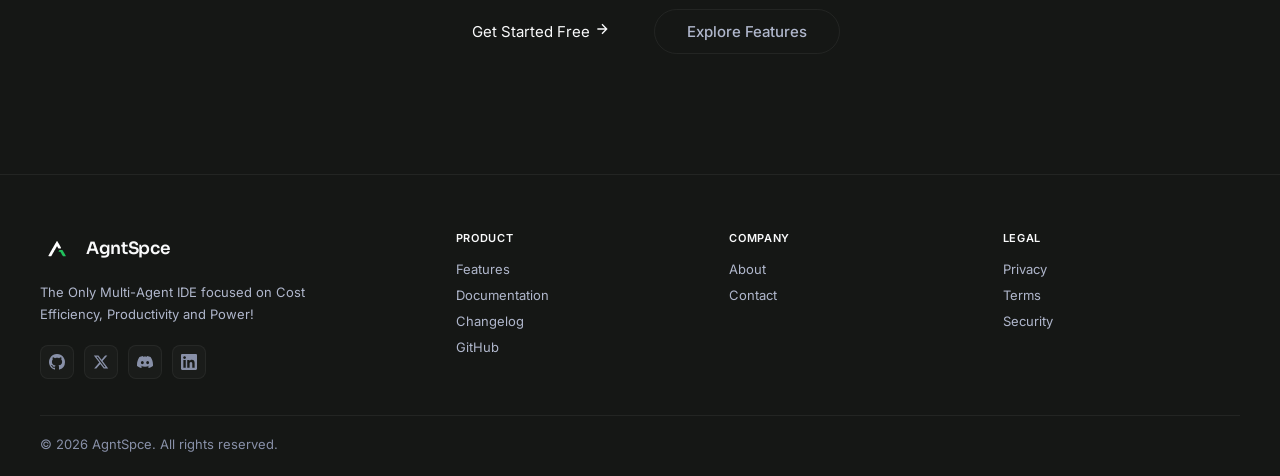
<file: about.html>
<!DOCTYPE html>
<html lang="en">
<head>
<meta charset="UTF-8">
<meta name="viewport" content="width=device-width, initial-scale=1.0">
<meta name="description" content="We're building a Workspace IDE for all the coding AI agents you already use, with token reduction on every layer and orchestration to save costs and ship faster.">
<meta property="og:title" content="About — AgntSpce">
<meta property="og:description" content="We're building a Workspace IDE for all the coding AI agents you already use, with token reduction on every layer and orchestration to save costs and ship faster.">
<meta property="og:type" content="website">
<meta property="og:url" content="https://agntspace.space/about">
<meta property="og:site_name" content="AgntSpce">
<meta name="twitter:card" content="summary_large_image">
<meta name="twitter:title" content="About — AgntSpce">
<meta name="twitter:description" content="We're building a Workspace IDE for all the coding AI agents you already use, with token reduction on every layer and orchestration to save costs and ship faster.">
<meta property="og:image" content="https://agntspace.space/img/main.png">
<meta name="twitter:image" content="https://agntspace.space/img/main.png">
<link rel="canonical" href="https://agntspace.space/about">
<link rel="preconnect" href="https://fonts.googleapis.com">
<link rel="preconnect" href="https://fonts.gstatic.com" crossorigin>
<link href="https://fonts.googleapis.com/css2?family=Inter:wght@400;500;600&family=JetBrains+Mono:wght@500&family=Sora:wght@500;600;700;800&display=swap" rel="stylesheet">
<title>About — AgntSpce</title>
<link rel="icon" type="image/svg+xml" href="favicon.svg">
<link rel="stylesheet" href="style.css">
<script type="application/ld+json">
{
  "@context": "https://schema.org",
  "@type": "Organization",
  "name": "AgntSpce",
  "url": "https://agntspace.space",
  "logo": "https://agntspace.space/logo.svg",
  "description": "The Only Multi-Agent IDE focused on cost efficiency, productivity & power.",
  "sameAs": [
    "https://github.com/AniketWathore/agntspce",
    "https://x.com/AgntSpce",
    "https://linkedin.com/company/agntspce",
    "https://discord.gg/hcwQvggVR"
  ]
}
</script>
</head>
<body>

<header class="site-header" id="site-header">
  <div class="header-inner">
    <a href="index.html" class="logo">
      <img src="logo.svg" alt="AgntSpce" class="logo-img" width="36" height="36">
      <span class="logo-text">AgntSpce</span>
    </a>
    <nav class="nav-desktop">
      <div class="dropdown">
        <button class="dropdown-btn" data-dropdown="product">
          Product
          <svg class="arrow" width="12" height="12" viewBox="0 0 24 24" fill="none" stroke="currentColor" stroke-width="2"><path d="M6 9l6 6 6-6"/></svg>
        </button>
        <div class="dropdown-menu" data-dropdown-menu="product">
          <a href="index.html" class="dropdown-item">
            AgntSpce
          </a>
          <a href="changelog.html" class="dropdown-item">
            Changelog
          </a>
        </div>
      </div>
      <a href="features.html" class="nav-link">Features</a>
      <div class="dropdown">
        <button class="dropdown-btn" data-dropdown="resources">
          Resources
          <svg class="arrow" width="12" height="12" viewBox="0 0 24 24" fill="none" stroke="currentColor" stroke-width="2"><path d="M6 9l6 6 6-6"/></svg>
        </button>
        <div class="dropdown-menu" data-dropdown-menu="resources">
          <a href="documentation.html" class="dropdown-item">
            Documentation
          </a>
          <a href="about.html" class="dropdown-item">
            About
          </a>
          <a href="community.html" class="dropdown-item">
            Community
          </a>
        </div>
      </div>
      <a href="pricing.html" class="nav-link">Pricing</a>
      <a href="download.html" class="nav-cta">
        <svg width="16" height="16" viewBox="0 0 24 24" fill="none" stroke="currentColor" stroke-width="2"><path d="M21 15v4a2 2 0 01-2 2H5a2 2 0 01-2-2v-4"/><polyline points="7 10 12 15 17 10"/><line x1="12" y1="15" x2="12" y2="3"/></svg>
        Download
      </a>
      <a href="https://github.com/AniketWathore/agntspce" target="_blank" rel="noopener" class="nav-github" title="GitHub" aria-label="GitHub">
        <svg width="18" height="18" viewBox="0 0 24 24" fill="currentColor"><path d="M12 0c-6.626 0-12 5.373-12 12 0 5.302 3.438 9.8 8.207 11.387.599.111.793-.261.793-.577v-2.234c-3.338.726-4.033-1.416-4.033-1.416-.546-1.387-1.333-1.756-1.333-1.756-1.089-.745.083-.729.083-.729 1.205.084 1.839 1.237 1.839 1.237 1.07 1.834 2.807 1.304 3.492.997.107-.775.418-1.305.762-1.604-2.665-.305-5.467-1.334-5.467-5.931 0-1.311.469-2.381 1.236-3.221-.124-.303-.535-1.524.117-3.176 0 0 1.008-.322 3.301 1.23.957-.266 1.983-.399 3.003-.404 1.02.005 2.047.138 3.006.404 2.291-1.552 3.297-1.23 3.297-1.23.653 1.653.242 2.874.118 3.176.77.84 1.235 1.911 1.235 3.221 0 4.609-2.807 5.624-5.479 5.921.43.372.823 1.102.823 2.222v3.293c0 .319.192.694.801.576 4.765-1.589 8.199-6.086 8.199-11.386 0-6.627-5.373-12-12-12z"/></svg>
      </a>
    </nav>
    <button class="mobile-btn" id="mobile-btn" aria-label="Menu">
      <span></span><span></span><span></span>
    </button>
  </div>
  <div class="mobile-menu" id="mobile-menu">
    <a href="index.html" class="mobile-link">Home</a>
    <a href="features.html" class="mobile-link">Features</a>
    <a href="pricing.html" class="mobile-link">Pricing</a>
    <a href="documentation.html" class="mobile-link">Documentation</a>
    <a href="about.html" class="mobile-link" style="color:var(--accent)">About</a>
    <a href="changelog.html" class="mobile-link">Changelog</a>
    <a href="community.html" class="mobile-link">Community</a>
    <a href="https://github.com/AniketWathore/agntspce" target="_blank" rel="noopener" class="mobile-link">GitHub</a>
    <a href="download.html" class="mobile-cta">Download</a>
  </div>
</header>

<section class="page-hero">
  <div class="hero-badge" style="margin:0 auto 24px;display:inline-flex">
    <span class="hero-badge-dot"></span>
    About AgntSpce
  </div>
  <h1>The Future of Coding</h1>
  <p>We're building a Workspace IDE for all the coding AI agents you already use with built-in token reduction on each layer and orchestration to save costs and ship faster.</p>
</section>

<section class="section mission-section" id="mission">
  <div class="section-inner">
    <div class="mission-grid">
      <div class="mission-card animate-left">
        <span class="section-eyebrow">Our Mission</span>
        <h2>Why we built AgntSpce</h2>
        <p>Our mission is simple — give every developer a single workspace where multiple coding AI agents work together, costs stay low, and shipping happens faster. We built AgntSpce so you can use the agents you already love — Claude Code, Codex, Gemini CLI, Opencode — all in one place with built-in token reduction on every layer.</p>
        <p>No more jumping between terminals, wasting tokens on redundant output, or managing complex setups. Just one workspace where your agents collaborate, coordinate, and ship as a team. Cost efficient, locally run, and built for real workflows.</p>
        <p>We believe AI-assisted development shouldn't be expensive or fragmented. Every token counts, and every context switch slows you down — so we're building the workspace that removes both.</p>
      </div>
      <div class="manifest-card animate-right" style="position:relative;overflow:hidden;min-height:420px;background:rgba(255,255,255,.02);border:1px solid rgba(255,255,255,.06);border-radius:20px;display:flex;align-items:center;justify-content:center">
        <div class="wf-graph" style="width:100%;max-width:400px;margin:0 auto">
          <svg class="wf-svg" viewBox="0 0 400 400" preserveAspectRatio="xMidYMid meet">
            <defs>
              <filter id="wf-glow-about"><feGaussianBlur stdDeviation="2" result="blur"/><feMerge><feMergeNode in="blur"/><feMergeNode in="SourceGraphic"/></feMerge></filter>
              <radialGradient id="wf-ambient-about" cx="50%" cy="50%" r="50%">
                <stop offset="0%" stop-color="rgba(34,197,94,0.08)"/><stop offset="100%" stop-color="transparent"/>
              </radialGradient>
            </defs>
            <rect width="400" height="400" fill="url(#wf-ambient-about)" rx="20"/>
            <g fill="none" stroke="rgba(255,255,255,.08)" stroke-width="1.2" stroke-dasharray="4 3">
              <line x1="100" y1="100" x2="300" y2="100"/>
              <line x1="100" y1="300" x2="300" y2="300"/>
              <line x1="100" y1="100" x2="100" y2="300"/>
              <line x1="300" y1="100" x2="300" y2="300"/>
              <line x1="100" y1="100" x2="300" y2="300"/>
              <line x1="300" y1="100" x2="100" y2="300"/>
            </g>
          </svg>
          <div class="wf-node" style="left:25%;top:25%">
            <div class="wf-node-glow" style="opacity:0.4;animation:wfNodeGlowPulse 3s ease-in-out infinite"></div>
            <div class="wf-node-hex" style="animation:wfNodeBreathe 4s ease-in-out infinite">
              <svg class="wf-node-icon" viewBox="0 0 24 24" fill="none" stroke="currentColor" stroke-width="1.5"><path d="M12 2L2 7l10 5 10-5-10-5zM2 17l10 5 10-5M2 12l10 5 10-5"/></svg>
            </div>
            <span class="wf-node-label">Orchestrator</span>
          </div>
          <div class="wf-node" style="left:75%;top:25%">
            <div class="wf-node-glow" style="opacity:0.4;animation:wfNodeGlowPulse 3s ease-in-out infinite 0.8s"></div>
            <div class="wf-node-hex" style="animation:wfNodeBreathe 4s ease-in-out infinite 0.5s">
              <svg class="wf-node-icon" viewBox="0 0 24 24" fill="none" stroke="currentColor" stroke-width="1.5"><polyline points="16 18 22 12 16 6"/><polyline points="8 6 2 12 8 18"/></svg>
            </div>
            <span class="wf-node-label">Code</span>
          </div>
          <div class="wf-node" style="left:25%;top:75%">
            <div class="wf-node-glow" style="opacity:0.4;animation:wfNodeGlowPulse 3s ease-in-out infinite 1.6s"></div>
            <div class="wf-node-hex" style="animation:wfNodeBreathe 4s ease-in-out infinite 1s">
              <svg class="wf-node-icon" viewBox="0 0 24 24" fill="none" stroke="currentColor" stroke-width="1.5"><circle cx="11" cy="11" r="8"/><path d="M21 21l-4.35-4.35"/></svg>
            </div>
            <span class="wf-node-label">Context</span>
          </div>
          <div class="wf-node" style="left:75%;top:75%">
            <div class="wf-node-glow" style="opacity:0.4;animation:wfNodeGlowPulse 3s ease-in-out infinite 2.4s"></div>
            <div class="wf-node-hex" style="animation:wfNodeBreathe 4s ease-in-out infinite 1.5s">
              <svg class="wf-node-icon" viewBox="0 0 24 24" fill="none" stroke="currentColor" stroke-width="1.5"><path d="M9 11l3 3L22 4"/><path d="M21 12v7a2 2 0 01-2 2H5a2 2 0 01-2-2V5a2 2 0 012-2h11"/></svg>
            </div>
            <span class="wf-node-label">Review</span>
          </div>
        </div>
      </div>
    </div>
  </div>
</section>

<section class="section value-section">
  <div class="section-inner">
    <div class="section-header animate-up">
      <span class="section-eyebrow">Why AgntSpce?</span>
      <h2 class="section-title">Why teams choose AgntSpce<br>over traditional coding tools.</h2>
    </div>
    <div class="value-grid stagger-children">
      <div class="value-card">
        <div class="value-card-icon">
          <svg viewBox="0 0 24 24" fill="none" stroke="currentColor" stroke-width="2"><path d="M12 2L2 7l10 5 10-5-10-5z"/><path d="M2 17l10 5 10-5"/><path d="M2 12l10 5 10-5"/></svg>
        </div>
        <h3 class="value-card-title">Cost Efficiency</h3>
        <p class="value-card-desc">Token optimization built into every layer — output compression, caveman mode, and semantic search keep costs low without losing context.</p>
      </div>
      <div class="value-card">
        <div class="value-card-icon">
          <svg viewBox="0 0 24 24" fill="none" stroke="currentColor" stroke-width="2"><circle cx="12" cy="12" r="10"/><path d="M16 8h-6a2 2 0 1 0 0 4h4a2 2 0 1 1 0 4H8"/><path d="M12 18V6"/></svg>
        </div>
        <h3 class="value-card-title">Multi-Agent Power</h3>
        <p class="value-card-desc">Run Claude Code, Codex, Opencode, and Gemini CLI simultaneously. Each agent in its own isolated worktree with full orchestration.</p>
      </div>
      <div class="value-card">
        <div class="value-card-icon">
          <svg viewBox="0 0 24 24" fill="none" stroke="currentColor" stroke-width="2"><rect x="2" y="3" width="20" height="14" rx="2" ry="2"/><line x1="8" y1="21" x2="16" y2="21"/><line x1="12" y1="17" x2="12" y2="21"/></svg>
        </div>
        <h3 class="value-card-title">Unified Workspace</h3>
        <p class="value-card-desc">All agents, all code, all tools in one place. No more context switching between terminals, editors, and chat windows.</p>
      </div>
      <div class="value-card">
        <div class="value-card-icon">
          <svg viewBox="0 0 24 24" fill="none" stroke="currentColor" stroke-width="2"><polygon points="13 2 3 14 12 14 11 22 21 10 12 10 13 2"/></svg>
        </div>
        <h3 class="value-card-title">Local &amp; Fast</h3>
        <p class="value-card-desc">Runs entirely on your machine with parallel execution and real-time streaming. No cloud latency, no queue times, no data leaving your computer.</p>
      </div>
      <div class="value-card">
        <div class="value-card-icon">
          <svg viewBox="0 0 24 24" fill="none" stroke="currentColor" stroke-width="2"><path d="M9 12l2 2 4-4m5.618-4.016A11.955 11.955 0 0 1 12 2.944a11.955 11.955 0 0 1-8.618 3.04A12.02 12.02 0 0 0 3 9c0 5.591 3.824 10.29 9 11.622 5.176-1.332 9-6.03 9-11.622 0-1.042-.133-2.052-.382-3.016z"/></svg>
        </div>
        <h3 class="value-card-title">Private &amp; Open Source</h3>
        <p class="value-card-desc">Local-first by design, zero external dependencies by default, and Apache 2.0 licensed. Your code and context never leave your machine.</p>
      </div>
      <div class="value-card">
        <div class="value-card-icon">
          <svg viewBox="0 0 24 24" fill="none" stroke="currentColor" stroke-width="2"><path d="M2 3h20M2 9h20M2 15h20M2 21h20"/></svg>
        </div>
        <h3 class="value-card-title">Built for Real Workflows</h3>
        <p class="value-card-desc">Workspace management, git review, a built-in editor, shell terminals, and a commander palette — everything you need ships in the box.</p>
      </div>
    </div>
  </div>
</section>

<section class="section story-section">
  <div class="section-inner">
    <div class="section-header animate-up">
      <span class="section-eyebrow">Our Story</span>
      <h2 class="section-title">Built from the daily grind<br>of multi-agent development.</h2>
    </div>
    <div class="story-grid">
      <div class="story-card animate-up">
        <div class="story-card-icon">
          <svg viewBox="0 0 24 24" fill="none" stroke="currentColor" stroke-width="2"><circle cx="12" cy="12" r="10"/><path d="M12 6v6l4 2"/></svg>
        </div>
        <h3>The Problem</h3>
        <p>Running multiple coding agents meant juggling terminals, paying for redundant output, and losing context every time you switched tools. Great agents, no great workspace.</p>
      </div>
      <div class="story-card animate-up" style="transition-delay:.1s">
        <div class="story-card-icon">
          <svg viewBox="0 0 24 24" fill="none" stroke="currentColor" stroke-width="2"><path d="M4 4h16M4 10h16M4 16h16"/><circle cx="18" cy="18" r="4"/></svg>
        </div>
        <h3>The Build</h3>
        <p>So we built AgntSpce — one local workspace that wires Claude Code, Codex, Opencode, and Gemini CLI together, with token reduction built into every layer.</p>
      </div>
      <div class="story-card animate-up" style="transition-delay:.2s">
        <div class="story-card-icon">
          <svg viewBox="0 0 24 24" fill="none" stroke="currentColor" stroke-width="2"><path d="M22 11.08V12a10 10 0 1 1-5.93-9.14"/><polyline points="22 4 12 14.01 9 11.01"/></svg>
        </div>
        <h3>The Mission</h3>
        <p>We keep shipping because we believe AI-assisted development should be cost-efficient, local-first, and open. It's free and open source — and always will be.</p>
      </div>
    </div>
  </div>
</section>

<section class="cta-section">
  <div class="cta-inner animate-scale">
    <h2>Start shipping with AgntSpce today</h2>
    <p>Get started with AgntSpce today and experience the future of multi-agent coding. Free, open-source, and built to ship.</p>
    <div style="display:flex;align-items:center;justify-content:center;gap:12px;flex-wrap:wrap">
      <a href="download.html" class="btn-primary btn-large">
        Get Started Free
        <svg width="16" height="16" viewBox="0 0 24 24" fill="none" stroke="currentColor" stroke-width="2"><path d="M5 12h14M12 5l7 7-7 7"/></svg>
      </a>
      <a href="features.html" class="btn-secondary btn-large">Explore Features</a>
    </div>
  </div>
</section>

<footer class="site-footer">
  <div class="footer-inner">
    <div class="footer-brand">
      <a href="index.html" class="logo">
        <img src="logo.svg" alt="AgntSpce" class="logo-img" width="36" height="36">
        <span class="logo-text">AgntSpce</span>
      </a>
      <p class="footer-tagline">The Only Multi-Agent IDE focused on Cost Efficiency, Productivity and Power!</p>
      <div class="footer-social">
        <a href="https://github.com/AniketWathore/agntspce" target="_blank" rel="noopener" class="fs-link" title="GitHub" aria-label="GitHub">
          <svg width="18" height="18" viewBox="0 0 24 24" fill="currentColor"><path d="M12 0C5.37 0 0 5.37 0 12c0 5.31 3.435 9.795 8.205 11.385.6.105.825-.255.825-.57 0-.285-.015-1.23-.015-2.235-3.015.555-3.795-.735-4.035-1.41-.135-.345-.72-1.41-1.23-1.695-.42-.225-1.02-.78-.015-.795.945-.015 1.62.87 1.845 1.23 1.08 1.815 2.805 1.305 3.495.99.105-.78.42-1.305.765-1.605-2.67-.3-5.46-1.335-5.46-5.925 0-1.305.465-2.385 1.23-3.225-.12-.3-.54-1.53.12-3.18 0 0 1.005-.315 3.3 1.23.96-.27 1.98-.405 3-.405s2.04.135 3 .405c2.295-1.56 3.3-1.23 3.3-1.23.66 1.65.24 2.88.12 3.18.765.84 1.23 1.905 1.23 3.225 0 4.605-2.805 5.625-5.475 5.925.435.375.81 1.095.81 2.22 0 1.605-.015 2.895-.015 3.3 0 .315.225.69.825.57A12.02 12.02 0 0024 12c0-6.63-5.37-12-12-12z"/></svg>
        </a>
        <a href="https://x.com/AgntSpce" class="fs-link" title="X / Twitter" aria-label="X / Twitter" target="_blank" rel="noopener">
          <svg width="18" height="18" viewBox="0 0 24 24" fill="currentColor"><path d="M18.244 2.25h3.308l-7.227 8.26 8.502 11.24H16.17l-5.214-6.817L4.99 21.75H1.68l7.73-8.835L1.254 2.25H8.08l4.713 6.231zm-1.161 17.52h1.833L7.084 4.126H5.117z"/></svg>
        </a>
        <a href="https://discord.gg/hcwQvggVR" class="fs-link" title="Discord" aria-label="Discord" target="_blank" rel="noopener">
          <svg width="18" height="18" viewBox="0 0 24 24" fill="currentColor"><path d="M20.317 4.3698a19.7913 19.7913 0 00-4.8851-1.5152.0741.0741 0 00-.0785.0371c-.211.3753-.4447.8648-.6083 1.2495-1.8447-.2762-3.68-.2762-5.4868 0-.1636-.3933-.4058-.8742-.6177-1.2495a.077.077 0 00-.0785-.037 19.7363 19.7363 0 00-4.8852 1.515.0699.0699 0 00-.0321.0277C.5334 9.0458-.319 13.5799.0992 18.0578a.0824.0824 0 00.0312.0561c2.0528 1.5076 4.0413 2.4228 5.9929 3.0294a.0777.0777 0 00.0842-.0276c.4616-.6304.8731-1.2952 1.226-1.9942a.076.076 0 00-.0416-.1057c-.6528-.2476-1.2743-.5495-1.8722-.8923a.077.077 0 01-.0076-.1277c.1258-.0943.2517-.1923.3718-.2914a.0743.0743 0 01.0776-.0105c3.9278 1.7933 8.18 1.7933 12.0614 0a.0739.0739 0 01.0785.0095c.1202.099.246.1981.3728.2924a.077.077 0 01-.0066.1276 12.2986 12.2986 0 01-1.873.8914.0766.0766 0 00-.0407.1067c.3604.698.7719 1.3628 1.225 1.9932a.076.076 0 00.0842.0286c1.961-.6067 3.9495-1.5219 6.0023-3.0294a.077.077 0 00.0313-.0552c.5004-5.177-.8382-9.6739-3.5485-13.6604a.061.061 0 00-.0312-.0286zM8.02 15.3312c-1.1825 0-2.1569-1.0857-2.1569-2.419 0-1.3332.9555-2.4189 2.157-2.4189 1.2108 0 2.1757 1.0952 2.1568 2.419 0 1.3332-.9555 2.4189-2.1569 2.4189zm7.9748 0c-1.1825 0-2.1569-1.0857-2.1569-2.419 0-1.3332.9554-2.4189 2.1569-2.4189 1.2108 0 2.1757 1.0952 2.1568 2.419 0 1.3332-.946 2.4189-2.1568 2.4189z"/></svg>
        </a>
        <a href="https://linkedin.com/company/agntspce" target="_blank" rel="noopener" class="fs-link" title="LinkedIn" aria-label="LinkedIn">
          <svg width="18" height="18" viewBox="0 0 24 24" fill="currentColor"><path d="M20.447 20.452h-3.554v-5.569c0-1.328-.027-3.037-1.852-3.037-1.853 0-2.136 1.445-2.136 2.939v5.667H9.351V9h3.414v1.561h.046c.477-.9 1.637-1.85 3.37-1.85 3.601 0 4.267 2.37 4.267 5.455v6.286zM5.337 7.433c-1.144 0-2.063-.926-2.063-2.065 0-1.138.92-2.063 2.063-2.063 1.14 0 2.064.925 2.064 2.063 0 1.139-.925 2.065-2.064 2.065zm1.782 13.019H3.555V9h3.564v11.452zM22.225 0H1.771C.792 0 0 .774 0 1.729v20.542C0 23.227.792 24 1.771 24h20.451C23.2 24 24 23.227 24 22.271V1.729C24 .774 23.2 0 22.225 0z"/></svg>
        </a>
      </div>
    </div>
    <div class="footer-col">
      <h4>Product</h4>
      <a href="features.html">Features</a>
      <a href="documentation.html">Documentation</a>
      <a href="changelog.html">Changelog</a>
      <a href="https://github.com/AniketWathore/agntspce" target="_blank" rel="noopener">GitHub</a>
    </div>
    <div class="footer-col">
      <h4>Company</h4>
      <a href="about.html">About</a>
      <a href="contact.html">Contact</a>
    </div>
    <div class="footer-col">
      <h4>Legal</h4>
      <a href="privacy.html">Privacy</a>
      <a href="terms.html">Terms</a>
      <a href="security.html">Security</a>
    </div>
    
  </div>
  <div class="footer-bottom">
    <span>&copy; 2026 AgntSpce. All rights reserved.</span>
    
  </div>
</footer>

<script src="script.min.js"></script>
<script>
document.addEventListener('DOMContentLoaded', function(){
  var btns = document.querySelectorAll('.dropdown-btn');
  btns.forEach(function(btn){
    btn.addEventListener('click', function(e){
      e.stopPropagation();
      var menu = btn.parentElement.querySelector('.dropdown-menu');
      if(menu){
        var isOpen = menu.classList.contains('open');
        document.querySelectorAll('.dropdown-menu.open').forEach(function(m){ m.classList.remove('open'); });
        document.querySelectorAll('.dropdown-btn.active').forEach(function(b){ b.classList.remove('active'); });
        if(!isOpen){
          menu.classList.add('open');
          btn.classList.add('active');
        }
      }
    });
  });
  document.addEventListener('click', function(){
    document.querySelectorAll('.dropdown-menu.open').forEach(function(m){ m.classList.remove('open'); });
    document.querySelectorAll('.dropdown-btn.active').forEach(function(b){ b.classList.remove('active'); });
  });
});
</script>
</body>
</html>
</file>
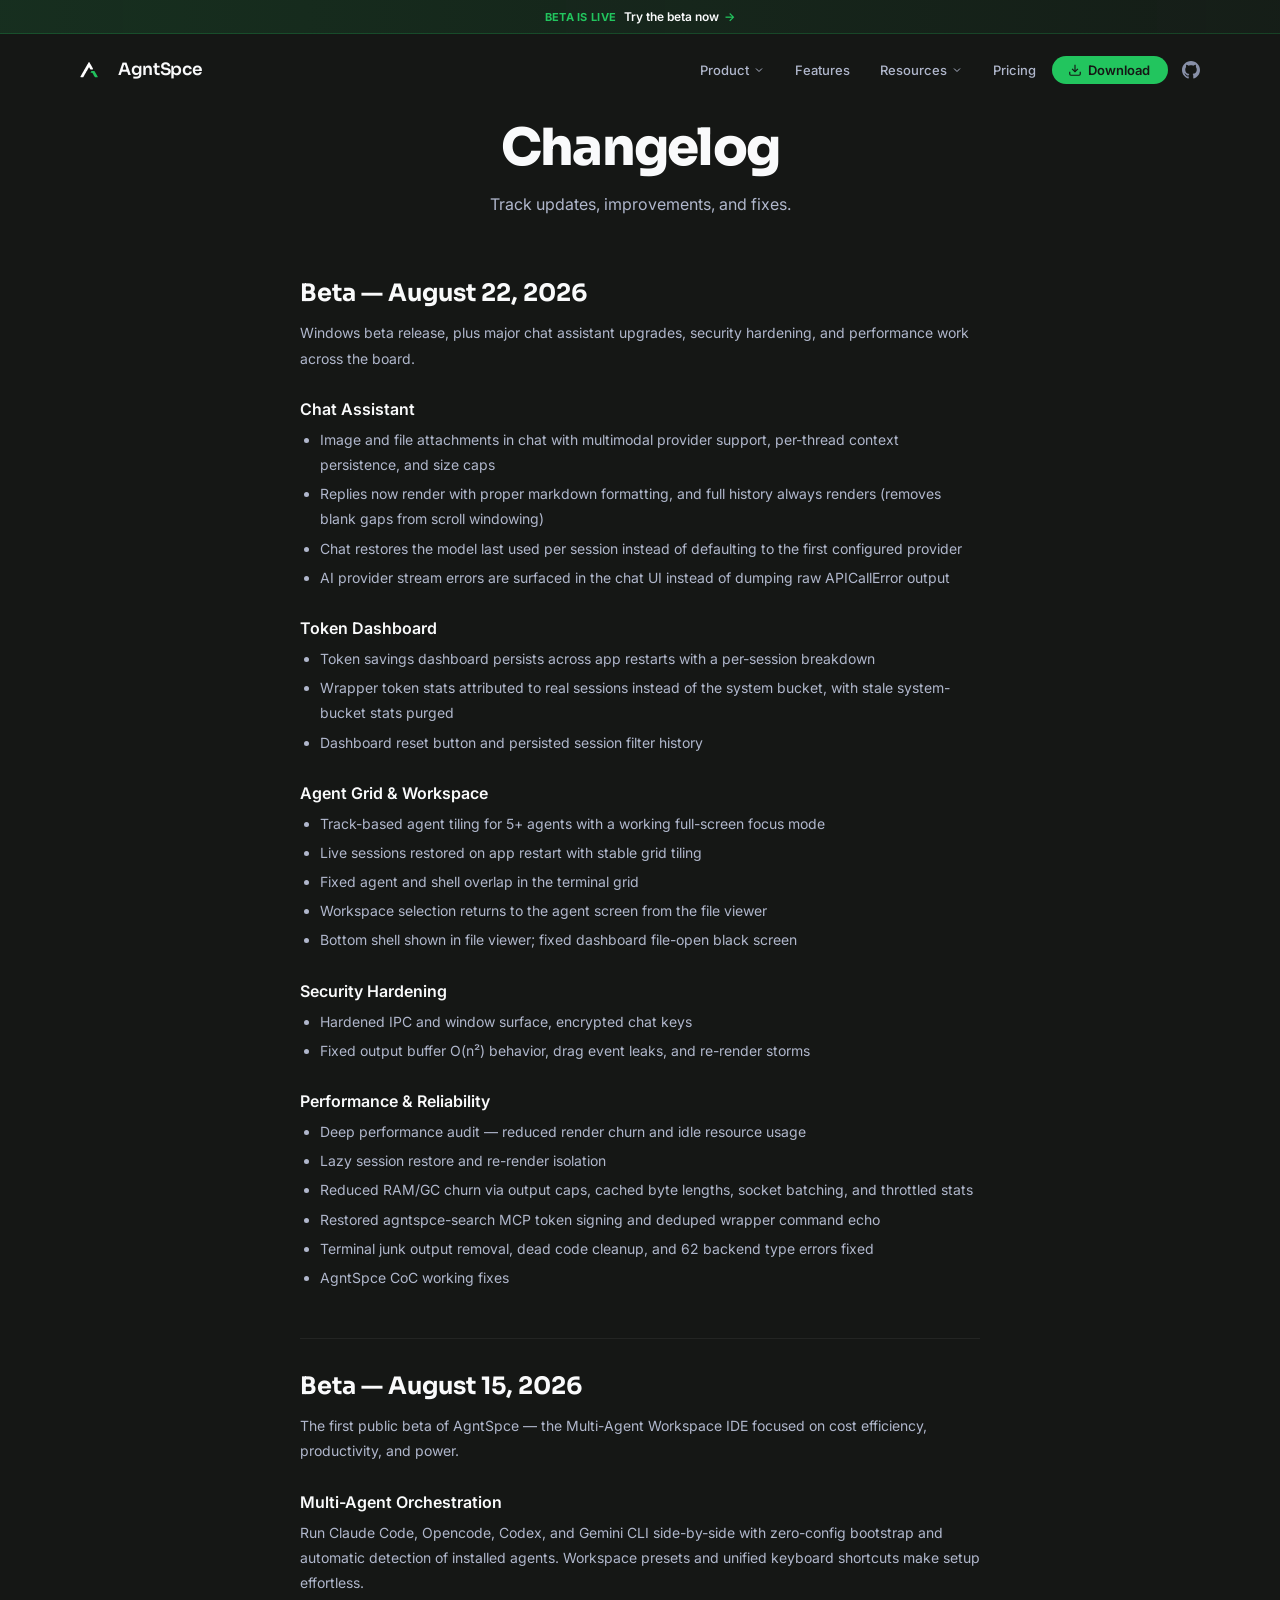
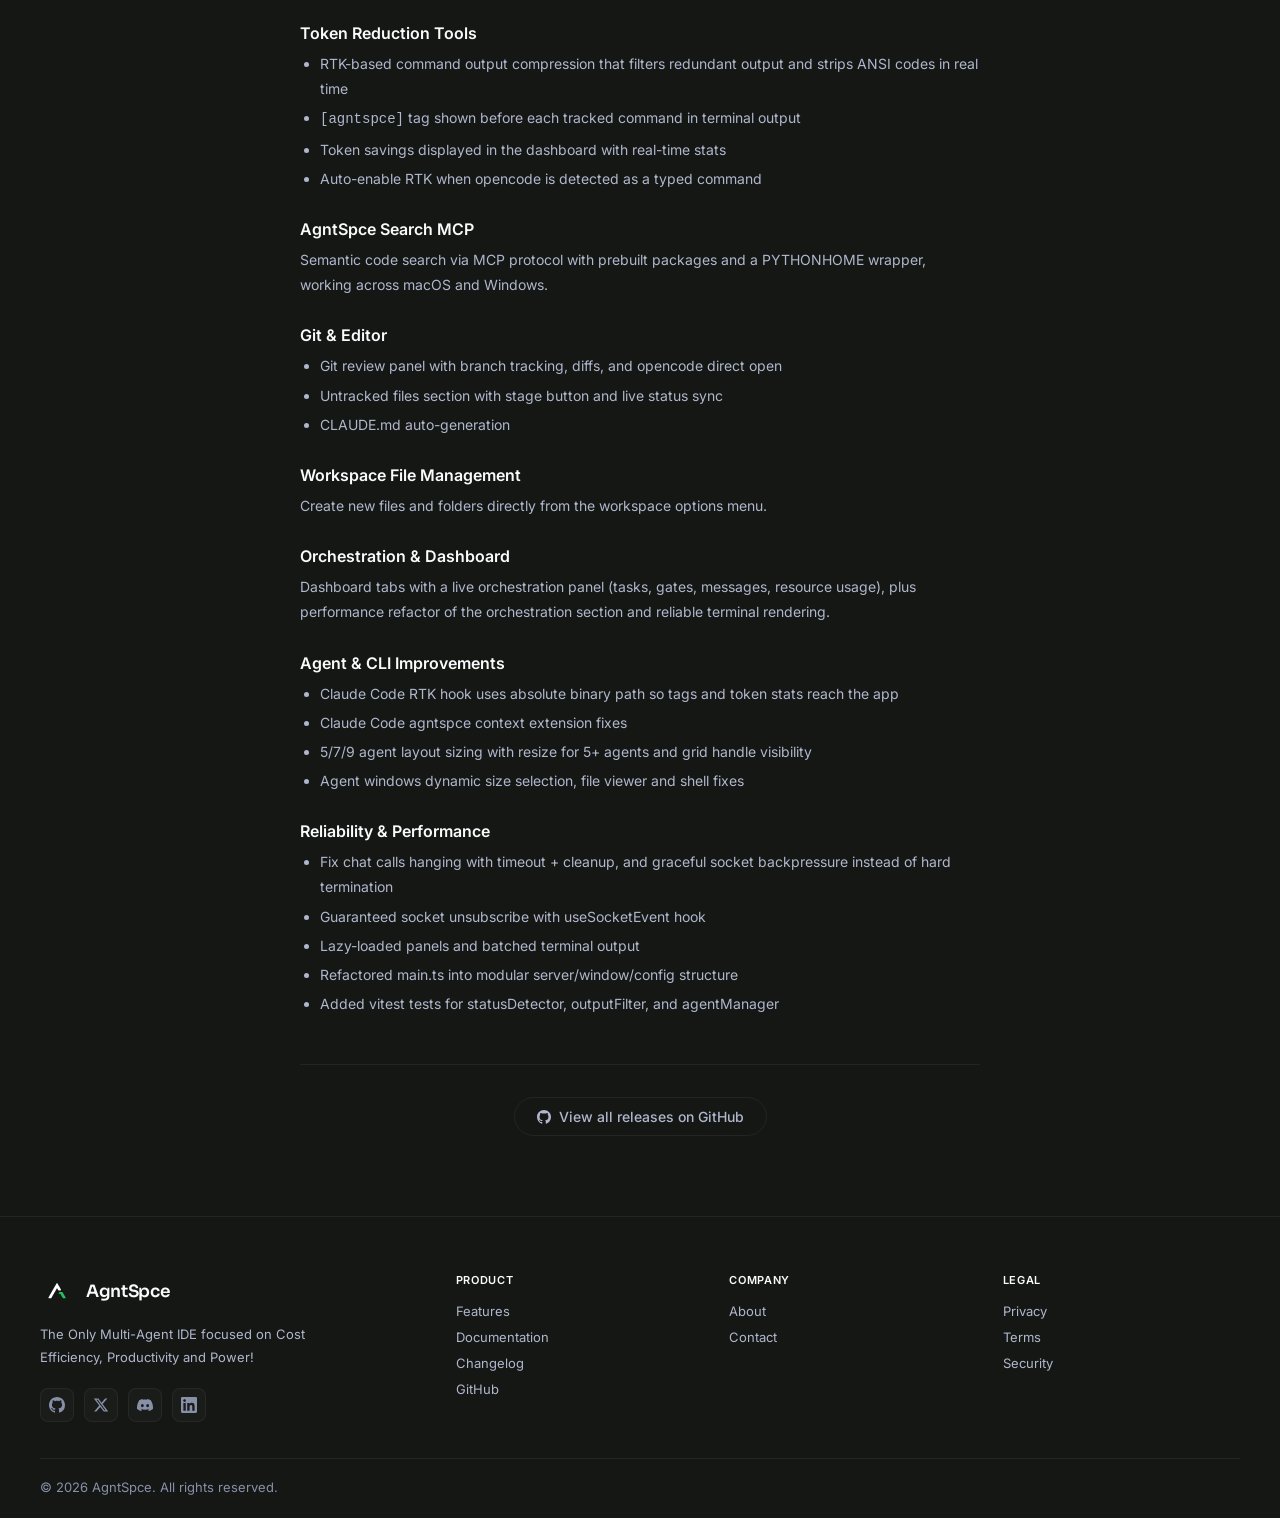
<file: changelog.html>
<!DOCTYPE html>
<html lang="en">
<head>
<meta charset="UTF-8">
<meta name="viewport" content="width=device-width, initial-scale=1.0">
<title>Changelog — AgntSpce</title>
<meta name="description" content="Track updates, improvements, and fixes for AgntSpce, the Multi-Agent Workspace IDE.">
<meta property="og:title" content="Changelog — AgntSpce">
<meta property="og:description" content="Track updates, improvements, and fixes for AgntSpce, the Multi-Agent Workspace IDE.">
<meta property="og:type" content="website">
<meta property="og:url" content="https://agntspace.space/changelog">
<meta property="og:site_name" content="AgntSpce">
<meta name="twitter:card" content="summary_large_image">
<meta name="twitter:title" content="Changelog — AgntSpce">
<meta name="twitter:description" content="Track updates, improvements, and fixes for AgntSpce, the Multi-Agent Workspace IDE.">
<meta property="og:image" content="https://agntspace.space/img/main.png">
<meta name="twitter:image" content="https://agntspace.space/img/main.png">
<link rel="canonical" href="https://agntspace.space/changelog">
<link rel="preconnect" href="https://fonts.googleapis.com">
<link rel="preconnect" href="https://fonts.gstatic.com" crossorigin>
<link href="https://fonts.googleapis.com/css2?family=Inter:wght@400;500;600&family=JetBrains+Mono:wght@500&family=Sora:wght@500;600;700;800&display=swap" rel="stylesheet">
<link rel="icon" type="image/svg+xml" href="favicon.svg">
<link rel="stylesheet" href="style.css">
<script type="application/ld+json">
{
  "@context": "https://schema.org",
  "@type": "Organization",
  "name": "AgntSpce",
  "url": "https://agntspace.space",
  "logo": "https://agntspace.space/logo.svg",
  "description": "The Only Multi-Agent IDE focused on cost efficiency, productivity & power.",
  "sameAs": [
    "https://github.com/AniketWathore/agntspce",
    "https://x.com/AgntSpce",
    "https://linkedin.com/company/agntspce",
    "https://discord.gg/hcwQvggVR"
  ]
}
</script>
</head>
<body>

<header class="site-header" id="site-header">
  <div class="header-inner">
    <a href="index.html" class="logo">
      <img src="logo.svg" alt="AgntSpce" class="logo-img" width="36" height="36">
      <span class="logo-text">AgntSpce</span>
    </a>
    <nav class="nav-desktop">
      <div class="dropdown">
        <button class="dropdown-btn">
          Product
          <svg class="arrow" width="12" height="12" viewBox="0 0 24 24" fill="none" stroke="currentColor" stroke-width="2"><path d="M6 9l6 6 6-6"/></svg>
        </button>
        <div class="dropdown-menu">
          <a href="index.html" class="dropdown-item">
            AgntSpce
          </a>
          <a href="changelog.html" class="dropdown-item" style="color:var(--accent)">
            Changelog
          </a>
        </div>
      </div>
      <a href="features.html" class="nav-link">Features</a>
      <div class="dropdown">
        <button class="dropdown-btn">
          Resources
          <svg class="arrow" width="12" height="12" viewBox="0 0 24 24" fill="none" stroke="currentColor" stroke-width="2"><path d="M6 9l6 6 6-6"/></svg>
        </button>
        <div class="dropdown-menu">
          <a href="documentation.html" class="dropdown-item">
            Documentation
          </a>
          <a href="about.html" class="dropdown-item">
            About
          </a>
          <a href="community.html" class="dropdown-item">
            Community
          </a>
        </div>
      </div>
      <a href="pricing.html" class="nav-link">Pricing</a>
      <a href="download.html" class="nav-cta">
        <svg width="16" height="16" viewBox="0 0 24 24" fill="none" stroke="currentColor" stroke-width="2"><path d="M21 15v4a2 2 0 01-2 2H5a2 2 0 01-2-2v-4"/><polyline points="7 10 12 15 17 10"/><line x1="12" y1="15" x2="12" y2="3"/></svg>
        Download
      </a>
      <a href="https://github.com/AniketWathore/agntspce" target="_blank" rel="noopener" class="nav-github" title="GitHub" aria-label="GitHub">
        <svg width="18" height="18" viewBox="0 0 24 24" fill="currentColor"><path d="M12 0c-6.626 0-12 5.373-12 12 0 5.302 3.438 9.8 8.207 11.387.599.111.793-.261.793-.577v-2.234c-3.338.726-4.033-1.416-4.033-1.416-.546-1.387-1.333-1.756-1.333-1.756-1.089-.745.083-.729.083-.729 1.205.084 1.839 1.237 1.839 1.237 1.07 1.834 2.807 1.304 3.492.997.107-.775.418-1.305.762-1.604-2.665-.305-5.467-1.334-5.467-5.931 0-1.311.469-2.381 1.236-3.221-.124-.303-.535-1.524.117-3.176 0 0 1.008-.322 3.301 1.23.957-.266 1.983-.399 3.003-.404 1.02.005 2.047.138 3.006.404 2.291-1.552 3.297-1.23 3.297-1.23.653 1.653.242 2.874.118 3.176.77.84 1.235 1.911 1.235 3.221 0 4.609-2.807 5.624-5.479 5.921.43.372.823 1.102.823 2.222v3.293c0 .319.192.694.801.576 4.765-1.589 8.199-6.086 8.199-11.386 0-6.627-5.373-12-12-12z"/></svg>
      </a>
    </nav>
    <button class="mobile-btn" id="mobile-btn" aria-label="Menu">
      <span></span><span></span><span></span>
    </button>
  </div>
  <div class="mobile-menu" id="mobile-menu">
    <a href="index.html" class="mobile-link">Home</a>
    <a href="features.html" class="mobile-link">Features</a>
    <a href="pricing.html" class="mobile-link">Pricing</a>
    <a href="documentation.html" class="mobile-link">Documentation</a>
    <a href="about.html" class="mobile-link">About</a>
    <a href="changelog.html" class="mobile-link" style="color:var(--accent)">Changelog</a>
    <a href="community.html" class="mobile-link">Community</a>
    <a href="https://github.com/AniketWathore/agntspce" target="_blank" rel="noopener" class="mobile-link">GitHub</a>
    <a href="download.html" class="mobile-cta">Download</a>
  </div>
</header>

<section class="page-hero">
  <h1>Changelog</h1>
  <p>Track updates, improvements, and fixes.</p>
</section>

<div class="legal-content">
  <div style="margin-bottom:48px">
    <h2 style="margin-top:0">Beta — August 22, 2026</h2>
    <p>Windows beta release, plus major chat assistant upgrades, security hardening, and performance work across the board.</p>
    <h3>Chat Assistant</h3>
    <ul>
      <li>Image and file attachments in chat with multimodal provider support, per-thread context persistence, and size caps</li>
      <li>Replies now render with proper markdown formatting, and full history always renders (removes blank gaps from scroll windowing)</li>
      <li>Chat restores the model last used per session instead of defaulting to the first configured provider</li>
      <li>AI provider stream errors are surfaced in the chat UI instead of dumping raw APICallError output</li>
    </ul>
    <h3>Token Dashboard</h3>
    <ul>
      <li>Token savings dashboard persists across app restarts with a per-session breakdown</li>
      <li>Wrapper token stats attributed to real sessions instead of the system bucket, with stale system-bucket stats purged</li>
      <li>Dashboard reset button and persisted session filter history</li>
    </ul>
    <h3>Agent Grid &amp; Workspace</h3>
    <ul>
      <li>Track-based agent tiling for 5+ agents with a working full-screen focus mode</li>
      <li>Live sessions restored on app restart with stable grid tiling</li>
      <li>Fixed agent and shell overlap in the terminal grid</li>
      <li>Workspace selection returns to the agent screen from the file viewer</li>
      <li>Bottom shell shown in file viewer; fixed dashboard file-open black screen</li>
    </ul>
    <h3>Security Hardening</h3>
    <ul>
      <li>Hardened IPC and window surface, encrypted chat keys</li>
      <li>Fixed output buffer O(n²) behavior, drag event leaks, and re-render storms</li>
    </ul>
    <h3>Performance &amp; Reliability</h3>
    <ul>
      <li>Deep performance audit — reduced render churn and idle resource usage</li>
      <li>Lazy session restore and re-render isolation</li>
      <li>Reduced RAM/GC churn via output caps, cached byte lengths, socket batching, and throttled stats</li>
      <li>Restored agntspce-search MCP token signing and deduped wrapper command echo</li>
      <li>Terminal junk output removal, dead code cleanup, and 62 backend type errors fixed</li>
      <li>AgntSpce CoC working fixes</li>
    </ul>
  </div>

  <div style="border-top:1px solid var(--border);padding-top:32px;margin-bottom:48px">
    <h2 style="margin-top:0">Beta — August 15, 2026</h2>
    <p>The first public beta of AgntSpce — the Multi-Agent Workspace IDE focused on cost efficiency, productivity, and power.</p>
    <h3>Multi-Agent Orchestration</h3>
    <p>Run Claude Code, Opencode, Codex, and Gemini CLI side-by-side with zero-config bootstrap and automatic detection of installed agents. Workspace presets and unified keyboard shortcuts make setup effortless.</p>
    <h3>Token Reduction Tools</h3>
    <ul>
      <li>RTK-based command output compression that filters redundant output and strips ANSI codes in real time</li>
      <li><code>[agntspce]</code> tag shown before each tracked command in terminal output</li>
      <li>Token savings displayed in the dashboard with real-time stats</li>
      <li>Auto-enable RTK when opencode is detected as a typed command</li>
    </ul>
    <h3>AgntSpce Search MCP</h3>
    <p>Semantic code search via MCP protocol with prebuilt packages and a PYTHONHOME wrapper, working across macOS and Windows.</p>
    <h3>Git &amp; Editor</h3>
    <ul>
      <li>Git review panel with branch tracking, diffs, and opencode direct open</li>
      <li>Untracked files section with stage button and live status sync</li>
      <li>CLAUDE.md auto-generation</li>
    </ul>
    <h3>Workspace File Management</h3>
    <p>Create new files and folders directly from the workspace options menu.</p>
    <h3>Orchestration &amp; Dashboard</h3>
    <p>Dashboard tabs with a live orchestration panel (tasks, gates, messages, resource usage), plus performance refactor of the orchestration section and reliable terminal rendering.</p>
    <h3>Agent &amp; CLI Improvements</h3>
    <ul>
      <li>Claude Code RTK hook uses absolute binary path so tags and token stats reach the app</li>
      <li>Claude Code agntspce context extension fixes</li>
      <li>5/7/9 agent layout sizing with resize for 5+ agents and grid handle visibility</li>
      <li>Agent windows dynamic size selection, file viewer and shell fixes</li>
    </ul>
    <h3>Reliability &amp; Performance</h3>
    <ul>
      <li>Fix chat calls hanging with timeout + cleanup, and graceful socket backpressure instead of hard termination</li>
      <li>Guaranteed socket unsubscribe with useSocketEvent hook</li>
      <li>Lazy-loaded panels and batched terminal output</li>
      <li>Refactored main.ts into modular server/window/config structure</li>
      <li>Added vitest tests for statusDetector, outputFilter, and agentManager</li>
    </ul>
  </div>

  <div style="border-top:1px solid var(--border);padding-top:32px;text-align:center">
    <a href="https://github.com/AniketWathore/agntspce/releases" target="_blank" rel="noopener" class="btn-secondary" style="display:inline-flex;align-items:center;gap:8px;padding:10px 22px;border-radius:var(--radius-full);font-size:14px;font-weight:500;color:var(--text-secondary);background:transparent;border:1px solid var(--border);cursor:pointer;text-decoration:none">
      <svg width="14" height="14" viewBox="0 0 24 24" fill="currentColor"><path d="M12 0c-6.626 0-12 5.373-12 12 0 5.302 3.438 9.8 8.207 11.387.599.111.793-.261.793-.577v-2.234c-3.338.726-4.033-1.416-4.033-1.416-.546-1.387-1.333-1.756-1.333-1.756-1.089-.745.083-.729.083-.729 1.205.084 1.839 1.237 1.839 1.237 1.07 1.834 2.807 1.304 3.492.997.107-.775.418-1.305.762-1.604-2.665-.305-5.467-1.334-5.467-5.931 0-1.311.469-2.381 1.236-3.221-.124-.303-.535-1.524.117-3.176 0 0 1.008-.322 3.301 1.23.957-.266 1.983-.399 3.003-.404 1.02.005 2.047.138 3.006.404 2.291-1.552 3.297-1.23 3.297-1.23.653 1.653.242 2.874.118 3.176.77.84 1.235 1.911 1.235 3.221 0 4.609-2.807 5.624-5.479 5.921.43.372.823 1.102.823 2.222v3.293c0 .319.192.694.801.576 4.765-1.589 8.199-6.086 8.199-11.386 0-6.627-5.373-12-12-12z"/></svg>
      View all releases on GitHub
    </a>
  </div>
</div>

<footer class="site-footer">
  <div class="footer-inner">
    <div class="footer-brand">
      <a href="index.html" class="logo">
        <img src="logo.svg" alt="AgntSpce" class="logo-img" width="36" height="36">
        <span class="logo-text">AgntSpce</span>
      </a>
      <p class="footer-tagline">The Only Multi-Agent IDE focused on Cost Efficiency, Productivity and Power!</p>
      <div class="footer-social">
        <a href="https://github.com/AniketWathore/agntspce" target="_blank" rel="noopener" class="fs-link" title="GitHub" aria-label="GitHub">
          <svg width="18" height="18" viewBox="0 0 24 24" fill="currentColor"><path d="M12 0C5.37 0 0 5.37 0 12c0 5.31 3.435 9.795 8.205 11.385.6.105.825-.255.825-.57 0-.285-.015-1.23-.015-2.235-3.015.555-3.795-.735-4.035-1.41-.135-.345-.72-1.41-1.23-1.695-.42-.225-1.02-.78-.015-.795.945-.015 1.62.87 1.845 1.23 1.08 1.815 2.805 1.305 3.495.99.105-.78.42-1.305.765-1.605-2.67-.3-5.46-1.335-5.46-5.925 0-1.305.465-2.385 1.23-3.225-.12-.3-.54-1.53.12-3.18 0 0 1.005-.315 3.3 1.23.96-.27 1.98-.405 3-.405s2.04.135 3 .405c2.295-1.56 3.3-1.23 3.3-1.23.66 1.65.24 2.88.12 3.18.765.84 1.23 1.905 1.23 3.225 0 4.605-2.805 5.625-5.475 5.925.435.375.81 1.095.81 2.22 0 1.605-.015 2.895-.015 3.3 0 .315.225.69.825.57A12.02 12.02 0 0024 12c0-6.63-5.37-12-12-12z"/></svg>
        </a>
        <a href="https://x.com/AgntSpce" class="fs-link" title="X / Twitter" aria-label="X / Twitter" target="_blank" rel="noopener">
          <svg width="18" height="18" viewBox="0 0 24 24" fill="currentColor"><path d="M18.244 2.25h3.308l-7.227 8.26 8.502 11.24H16.17l-5.214-6.817L4.99 21.75H1.68l7.73-8.835L1.254 2.25H8.08l4.713 6.231zm-1.161 17.52h1.833L7.084 4.126H5.117z"/></svg>
        </a>
        <a href="https://discord.gg/hcwQvggVR" class="fs-link" title="Discord" aria-label="Discord" target="_blank" rel="noopener">
          <svg width="18" height="18" viewBox="0 0 24 24" fill="currentColor"><path d="M20.317 4.3698a19.7913 19.7913 0 00-4.8851-1.5152.0741.0741 0 00-.0785.0371c-.211.3753-.4447.8648-.6083 1.2495-1.8447-.2762-3.68-.2762-5.4868 0-.1636-.3933-.4058-.8742-.6177-1.2495a.077.077 0 00-.0785-.037 19.7363 19.7363 0 00-4.8852 1.515.0699.0699 0 00-.0321.0277C.5334 9.0458-.319 13.5799.0992 18.0578a.0824.0824 0 00.0312.0561c2.0528 1.5076 4.0413 2.4228 5.9929 3.0294a.0777.0777 0 00.0842-.0276c.4616-.6304.8731-1.2952 1.226-1.9942a.076.076 0 00-.0416-.1057c-.6528-.2476-1.2743-.5495-1.8722-.8923a.077.077 0 01-.0076-.1277c.1258-.0943.2517-.1923.3718-.2914a.0743.0743 0 01.0776-.0105c3.9278 1.7933 8.18 1.7933 12.0614 0a.0739.0739 0 01.0785.0095c.1202.099.246.1981.3728.2924a.077.077 0 01-.0066.1276 12.2986 12.2986 0 01-1.873.8914.0766.0766 0 00-.0407.1067c.3604.698.7719 1.3628 1.225 1.9932a.076.076 0 00.0842.0286c1.961-.6067 3.9495-1.5219 6.0023-3.0294a.077.077 0 00.0313-.0552c.5004-5.177-.8382-9.6739-3.5485-13.6604a.061.061 0 00-.0312-.0286zM8.02 15.3312c-1.1825 0-2.1569-1.0857-2.1569-2.419 0-1.3332.9555-2.4189 2.157-2.4189 1.2108 0 2.1757 1.0952 2.1568 2.419 0 1.3332-.9555 2.4189-2.1569 2.4189zm7.9748 0c-1.1825 0-2.1569-1.0857-2.1569-2.419 0-1.3332.9554-2.4189 2.1569-2.4189 1.2108 0 2.1757 1.0952 2.1568 2.419 0 1.3332-.946 2.4189-2.1568 2.4189z"/></svg>
        </a>
        <a href="https://linkedin.com/company/agntspce" target="_blank" rel="noopener" class="fs-link" title="LinkedIn" aria-label="LinkedIn">
          <svg width="18" height="18" viewBox="0 0 24 24" fill="currentColor"><path d="M20.447 20.452h-3.554v-5.569c0-1.328-.027-3.037-1.852-3.037-1.853 0-2.136 1.445-2.136 2.939v5.667H9.351V9h3.414v1.561h.046c.477-.9 1.637-1.85 3.37-1.85 3.601 0 4.267 2.37 4.267 5.455v6.286zM5.337 7.433c-1.144 0-2.063-.926-2.063-2.065 0-1.138.92-2.063 2.063-2.063 1.14 0 2.064.925 2.064 2.063 0 1.139-.925 2.065-2.064 2.065zm1.782 13.019H3.555V9h3.564v11.452zM22.225 0H1.771C.792 0 0 .774 0 1.729v20.542C0 23.227.792 24 1.771 24h20.451C23.2 24 24 23.227 24 22.271V1.729C24 .774 23.2 0 22.225 0z"/></svg>
        </a>
      </div>
    </div>
    <div class="footer-col">
      <h4>Product</h4>
      <a href="features.html">Features</a>
      <a href="documentation.html">Documentation</a>
      <a href="changelog.html">Changelog</a>
      <a href="https://github.com/AniketWathore/agntspce">GitHub</a>
    </div>
    <div class="footer-col">
      <h4>Company</h4>
      <a href="about.html">About</a>
      <a href="contact.html">Contact</a>
    </div>
    <div class="footer-col">
      <h4>Legal</h4>
      <a href="privacy.html">Privacy</a>
      <a href="terms.html">Terms</a>
      <a href="security.html">Security</a>
    </div>
    
  </div>
  <div class="footer-bottom">
    <span>&copy; 2026 AgntSpce. All rights reserved.</span>
    
  </div>
</footer>

<script>
document.addEventListener('click', function(e){
  var btn = e.target.closest('.dropdown-btn');
  if(btn){
    e.preventDefault();
    var menu = btn.nextElementSibling;
    if(menu && menu.classList.contains('dropdown-menu')){
      menu.classList.toggle('open');
      btn.classList.toggle('active');
    }
  } else {
    document.querySelectorAll('.dropdown-menu.open').forEach(function(m){ m.classList.remove('open'); });
    document.querySelectorAll('.dropdown-btn.active').forEach(function(b){ b.classList.remove('active'); });
  }
});
</script>
<script src="script.min.js"></script>
</body>
</html>
</file>
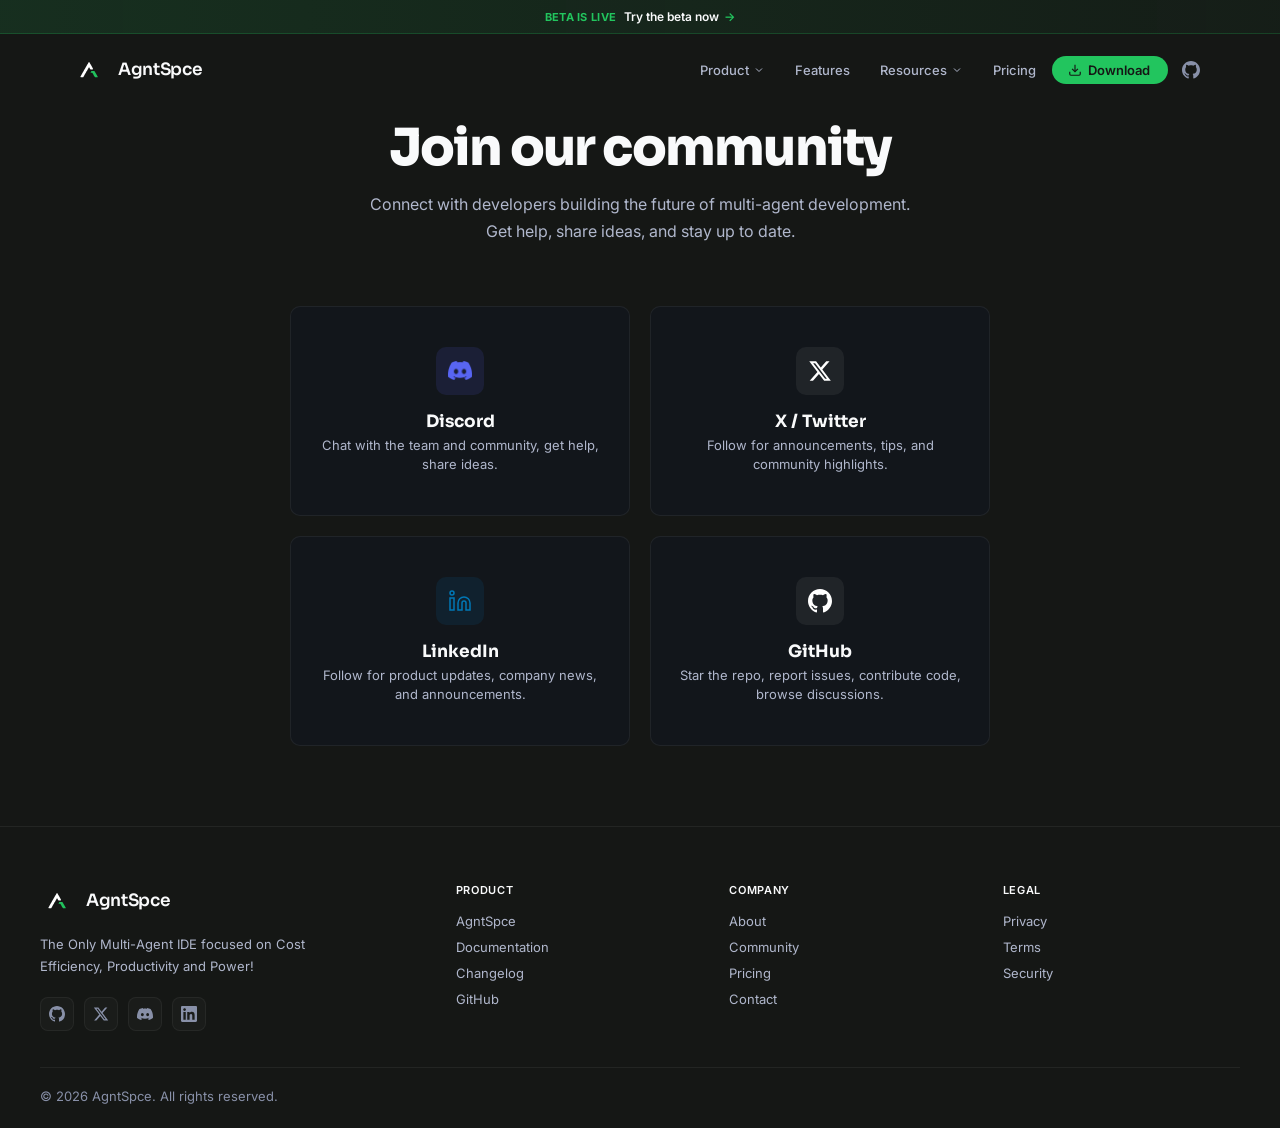
<file: community.html>
<!DOCTYPE html>
<html lang="en">
<head>
<meta charset="UTF-8">
<meta name="viewport" content="width=device-width, initial-scale=1.0">
<title>Community — AgntSpce</title>
<meta name="description" content="Join the AgntSpce community on Discord, X, LinkedIn, and GitHub. Get help, share ideas, and stay up to date.">
<meta property="og:title" content="Community — AgntSpce">
<meta property="og:description" content="Join the AgntSpce community on Discord, X, LinkedIn, and GitHub. Get help, share ideas, and stay up to date.">
<meta property="og:type" content="website">
<meta property="og:url" content="https://agntspace.space/community">
<meta property="og:site_name" content="AgntSpce">
<meta name="twitter:card" content="summary_large_image">
<meta name="twitter:title" content="Community — AgntSpce">
<meta name="twitter:description" content="Join the AgntSpce community on Discord, X, LinkedIn, and GitHub. Get help, share ideas, and stay up to date.">
<meta property="og:image" content="https://agntspace.space/img/main.png">
<meta name="twitter:image" content="https://agntspace.space/img/main.png">
<link rel="canonical" href="https://agntspace.space/community">
<link rel="preconnect" href="https://fonts.googleapis.com">
<link rel="preconnect" href="https://fonts.gstatic.com" crossorigin>
<link href="https://fonts.googleapis.com/css2?family=Inter:wght@400;500;600&family=JetBrains+Mono:wght@500&family=Sora:wght@500;600;700;800&display=swap" rel="stylesheet">
<link rel="icon" type="image/svg+xml" href="favicon.svg">
<link rel="stylesheet" href="style.css">
<script type="application/ld+json">
{
  "@context": "https://schema.org",
  "@type": "Organization",
  "name": "AgntSpce",
  "url": "https://agntspace.space",
  "logo": "https://agntspace.space/logo.svg",
  "description": "The Only Multi-Agent IDE focused on cost efficiency, productivity & power.",
  "sameAs": [
    "https://github.com/AniketWathore/agntspce",
    "https://x.com/AgntSpce",
    "https://linkedin.com/company/agntspce",
    "https://discord.gg/hcwQvggVR"
  ]
}
</script>
</head>
<body>

<header class="site-header" id="site-header">
  <div class="header-inner">
    <a href="index.html" class="logo">
      <img src="logo.svg" alt="AgntSpce" class="logo-img" width="36" height="36">
      <span class="logo-text">AgntSpce</span>
    </a>
    <nav class="nav-desktop">
      <div class="dropdown">
        <button class="dropdown-btn">Product <svg class="arrow" width="12" height="12" viewBox="0 0 24 24" fill="none" stroke="currentColor" stroke-width="2"><path d="M6 9l6 6 6-6"/></svg></button>
        <div class="dropdown-menu">
          <a href="index.html" class="dropdown-item">AgntSpce</a>
          <a href="changelog.html" class="dropdown-item">Changelog</a>
        </div>
      </div>
      <a href="features.html" class="nav-link">Features</a>
      <div class="dropdown">
        <button class="dropdown-btn">Resources <svg class="arrow" width="12" height="12" viewBox="0 0 24 24" fill="none" stroke="currentColor" stroke-width="2"><path d="M6 9l6 6 6-6"/></svg></button>
        <div class="dropdown-menu">
          <a href="documentation.html" class="dropdown-item">Documentation</a>
          <a href="about.html" class="dropdown-item">About</a>
          <a href="community.html" class="dropdown-item">Community</a>
        </div>
      </div>
      <a href="pricing.html" class="nav-link">Pricing</a>
      <a href="download.html" class="nav-cta">
        <svg width="16" height="16" viewBox="0 0 24 24" fill="none" stroke="currentColor" stroke-width="2"><path d="M21 15v4a2 2 0 01-2 2H5a2 2 0 01-2-2v-4"/><polyline points="7 10 12 15 17 10"/><line x1="12" y1="15" x2="12" y2="3"/></svg>
        Download
      </a>
      <a href="https://github.com/AniketWathore/agntspce" target="_blank" rel="noopener" class="nav-github" aria-label="GitHub">
        <svg width="18" height="18" viewBox="0 0 24 24" fill="currentColor"><path d="M12 0c-6.626 0-12 5.373-12 12 0 5.302 3.438 9.8 8.207 11.387.599.111.793-.261.793-.577v-2.234c-3.338.726-4.033-1.416-4.033-1.416-.546-1.387-1.333-1.756-1.333-1.756-1.089-.745.083-.729.083-.729 1.205.084 1.839 1.237 1.839 1.237 1.07 1.834 2.807 1.304 3.492.997.107-.775.418-1.305.762-1.604-2.665-.305-5.467-1.334-5.467-5.931 0-1.311.469-2.381 1.236-3.221-.124-.303-.535-1.524.117-3.176 0 0 1.008-.322 3.301 1.23.957-.266 1.983-.399 3.003-.404 1.02.005 2.047.138 3.006.404 2.291-1.552 3.297-1.23 3.297-1.23.653 1.653.242 2.874.118 3.176.77.84 1.235 1.911 1.235 3.221 0 4.609-2.807 5.624-5.479 5.921.43.372.823 1.102.823 2.222v3.293c0 .319.192.694.801.576 4.765-1.589 8.199-6.086 8.199-11.386 0-6.627-5.373-12-12-12z"/></svg>
      </a>
    </nav>
    <button class="mobile-btn" id="mobile-btn" aria-label="Menu">
      <span></span><span></span><span></span>
    </button>
  </div>
  <div class="mobile-menu" id="mobile-menu">
    <a href="index.html" class="mobile-link">Home</a>
    <a href="features.html" class="mobile-link">Features</a>
    <a href="pricing.html" class="mobile-link">Pricing</a>
    <a href="documentation.html" class="mobile-link">Documentation</a>
    <a href="about.html" class="mobile-link">About</a>
    <a href="changelog.html" class="mobile-link">Changelog</a>
    <a href="community.html" class="mobile-link" style="color:var(--accent)">Community</a>
    <a href="https://github.com/AniketWathore/agntspce" target="_blank" rel="noopener" class="mobile-link">GitHub</a>
    <a href="download.html" class="mobile-cta">Download</a>
  </div>
</header>

<section class="page-hero">
  <h1>Join our community</h1>
  <p>Connect with developers building the future of multi-agent development. Get help, share ideas, and stay up to date.</p>
</section>

<section class="section" style="padding-top:0;padding-bottom:80px">
  <div class="section-inner">
    <div class="community-grid">
      <a href="https://discord.gg/hcwQvggVR" target="_blank" rel="noopener" class="community-card">
        <div class="community-card-icon" style="background:rgba(88,101,242,.12)">
          <img src="img/discord.png" alt="Discord" style="width:24px;height:24px;object-fit:contain">
        </div>
        <div class="community-card-title">Discord</div>
        <div class="community-card-desc">Chat with the team and community, get help, share ideas.</div>
      </a>
      <a href="https://x.com/AgntSpce" target="_blank" rel="noopener" class="community-card">
        <div class="community-card-icon" style="background:rgba(255,255,255,.06)">
          <svg viewBox="0 0 24 24" fill="#fff" style="width:24px;height:24px"><path d="M18.244 2.25h3.308l-7.227 8.26 8.502 11.24H16.17l-5.214-6.817L4.99 21.75H1.68l7.73-8.835L1.254 2.25H8.08l4.713 6.231zm-1.161 17.52h1.833L7.084 4.126H5.117z"/></svg>
        </div>
        <div class="community-card-title">X / Twitter</div>
        <div class="community-card-desc">Follow for announcements, tips, and community highlights.</div>
      </a>
      <a href="https://linkedin.com/company/agntspce" target="_blank" rel="noopener" class="community-card">
        <div class="community-card-icon" style="background:rgba(0,119,181,.12)">
          <svg viewBox="0 0 24 24" fill="none" stroke="#0077B5" stroke-width="1.5"><path d="M16 8a6 6 0 016 6v7h-4v-7a2 2 0 00-2-2 2 2 0 00-2 2v7h-4v-7a6 6 0 016-6z"/><rect x="2" y="9" width="4" height="12"/><circle cx="4" cy="4" r="2"/></svg>
        </div>
        <div class="community-card-title">LinkedIn</div>
        <div class="community-card-desc">Follow for product updates, company news, and announcements.</div>
      </a>
      <a href="https://github.com/AniketWathore/agntspce" target="_blank" rel="noopener" class="community-card">
        <div class="community-card-icon" style="background:rgba(255,255,255,.06)">
          <svg viewBox="0 0 24 24" fill="currentColor" style="color:#fff"><path d="M12 0c-6.626 0-12 5.373-12 12 0 5.302 3.438 9.8 8.207 11.387.599.111.793-.261.793-.577v-2.234c-3.338.726-4.033-1.416-4.033-1.416-.546-1.387-1.333-1.756-1.333-1.756-1.089-.745.083-.729.083-.729 1.205.084 1.839 1.237 1.839 1.237 1.07 1.834 2.807 1.304 3.492.997.107-.775.418-1.305.762-1.604-2.665-.305-5.467-1.334-5.467-5.931 0-1.311.469-2.381 1.236-3.221-.124-.303-.535-1.524.117-3.176 0 0 1.008-.322 3.301 1.23.957-.266 1.983-.399 3.003-.404 1.02.005 2.047.138 3.006.404 2.291-1.552 3.297-1.23 3.297-1.23.653 1.653.242 2.874.118 3.176.77.84 1.235 1.911 1.235 3.221 0 4.609-2.807 5.624-5.479 5.921.43.372.823 1.102.823 2.222v3.293c0 .319.192.694.801.576 4.765-1.589 8.199-6.086 8.199-11.386 0-6.627-5.373-12-12-12z"/></svg>
        </div>
        <div class="community-card-title">GitHub</div>
        <div class="community-card-desc">Star the repo, report issues, contribute code, browse discussions.</div>
      </a>
    </div>
  </div>
</section>

<footer class="site-footer">
  <div class="footer-inner">
    <div class="footer-brand">
      <a href="index.html" class="logo">
        <img src="logo.svg" alt="AgntSpce" class="logo-img" width="36" height="36">
        <span class="logo-text">AgntSpce</span>
      </a>
      <p class="footer-tagline">The Only Multi-Agent IDE focused on Cost Efficiency, Productivity and Power!</p>
      <div class="footer-social">
        <a href="https://github.com/AniketWathore/agntspce" target="_blank" rel="noopener" class="fs-link" title="GitHub" aria-label="GitHub">
          <svg width="18" height="18" viewBox="0 0 24 24" fill="currentColor"><path d="M12 0C5.37 0 0 5.37 0 12c0 5.31 3.435 9.795 8.205 11.385.6.105.825-.255.825-.57 0-.285-.015-1.23-.015-2.235-3.015.555-3.795-.735-4.035-1.41-.135-.345-.72-1.41-1.23-1.695-.42-.225-1.02-.78-.015-.795.945-.015 1.62.87 1.845 1.23 1.08 1.815 2.805 1.305 3.495.99.105-.78.42-1.305.765-1.605-2.67-.3-5.46-1.335-5.46-5.925 0-1.305.465-2.385 1.23-3.225-.12-.3-.54-1.53.12-3.18 0 0 1.005-.315 3.3 1.23.96-.27 1.98-.405 3-.405s2.04.135 3 .405c2.295-1.56 3.3-1.23 3.3-1.23.66 1.65.24 2.88.12 3.18.765.84 1.23 1.905 1.23 3.225 0 4.605-2.805 5.625-5.475 5.925.435.375.81 1.095.81 2.22 0 1.605-.015 2.895-.015 3.3 0 .315.225.69.825.57A12.02 12.02 0 0024 12c0-6.63-5.37-12-12-12z"/></svg>
        </a>
        <a href="https://x.com/AgntSpce" target="_blank" rel="noopener" class="fs-link" title="X / Twitter" aria-label="X / Twitter">
          <svg width="18" height="18" viewBox="0 0 24 24" fill="currentColor"><path d="M18.244 2.25h3.308l-7.227 8.26 8.502 11.24H16.17l-5.214-6.817L4.99 21.75H1.68l7.73-8.835L1.254 2.25H8.08l4.713 6.231zm-1.161 17.52h1.833L7.084 4.126H5.117z"/></svg>
        </a>
        <a href="https://discord.gg/hcwQvggVR" target="_blank" rel="noopener" class="fs-link" title="Discord" aria-label="Discord">
          <svg width="18" height="18" viewBox="0 0 24 24" fill="currentColor"><path d="M20.317 4.3698a19.7913 19.7913 0 00-4.8851-1.5152.0741.0741 0 00-.0785.0371c-.211.3753-.4447.8648-.6083 1.2495-1.8447-.2762-3.68-.2762-5.4868 0-.1636-.3933-.4058-.8742-.6177-1.2495a.077.077 0 00-.0785-.037 19.7363 19.7363 0 00-4.8852 1.515.0699.0699 0 00-.0321.0277C.5334 9.0458-.319 13.5799.0992 18.0578a.0824.0824 0 00.0312.0561c2.0528 1.5076 4.0413 2.4228 5.9929 3.0294a.0777.0777 0 00.0842-.0276c.4616-.6304.8731-1.2952 1.226-1.9942a.076.076 0 00-.0416-.1057c-.6528-.2476-1.2743-.5495-1.8722-.8923a.077.077 0 01-.0076-.1277c.1258-.0943.2517-.1923.3718-.2914a.0743.0743 0 01.0776-.0105c3.9278 1.7933 8.18 1.7933 12.0614 0a.0739.0739 0 01.0785.0095c.1202.099.246.1981.3728.2924a.077.077 0 01-.0066.1276 12.2986 12.2986 0 01-1.873.8914.0766.0766 0 00-.0407.1067c.3604.698.7719 1.3628 1.225 1.9932a.076.076 0 00.0842.0286c1.961-.6067 3.9495-1.5219 6.0023-3.0294a.077.077 0 00.0313-.0552c.5004-5.177-.8382-9.6739-3.5485-13.6604a.061.061 0 00-.0312-.0286zM8.02 15.3312c-1.1825 0-2.1569-1.0857-2.1569-2.419 0-1.3332.9555-2.4189 2.157-2.4189 1.2108 0 2.1757 1.0952 2.1568 2.419 0 1.3332-.9555 2.4189-2.1569 2.4189zm7.9748 0c-1.1825 0-2.1569-1.0857-2.1569-2.419 0-1.3332.9554-2.4189 2.1569-2.4189 1.2108 0 2.1757 1.0952 2.1568 2.419 0 1.3332-.946 2.4189-2.1568 2.4189z"/></svg>
        </a>
        <a href="https://linkedin.com/company/agntspce" target="_blank" rel="noopener" class="fs-link" title="LinkedIn" aria-label="LinkedIn">
          <svg width="18" height="18" viewBox="0 0 24 24" fill="currentColor"><path d="M20.447 20.452h-3.554v-5.569c0-1.328-.027-3.037-1.852-3.037-1.853 0-2.136 1.445-2.136 2.939v5.667H9.351V9h3.414v1.561h.046c.477-.9 1.637-1.85 3.37-1.85 3.601 0 4.267 2.37 4.267 5.455v6.286zM5.337 7.433c-1.144 0-2.063-.926-2.063-2.065 0-1.138.92-2.063 2.063-2.063 1.14 0 2.064.925 2.064 2.063 0 1.139-.925 2.065-2.064 2.065zm1.782 13.019H3.555V9h3.564v11.452zM22.225 0H1.771C.792 0 0 .774 0 1.729v20.542C0 23.227.792 24 1.771 24h20.451C23.2 24 24 23.227 24 22.271V1.729C24 .774 23.2 0 22.225 0z"/></svg>
        </a>
      </div>
    </div>
    <div class="footer-col">
      <h4>Product</h4>
      <a href="index.html">AgntSpce</a>
      <a href="documentation.html">Documentation</a>
      <a href="changelog.html">Changelog</a>
      <a href="https://github.com/AniketWathore/agntspce">GitHub</a>
    </div>
    <div class="footer-col">
      <h4>Company</h4>
      <a href="about.html">About</a>
      <a href="community.html">Community</a>
      <a href="pricing.html">Pricing</a>
      <a href="contact.html">Contact</a>
    </div>
    <div class="footer-col">
      <h4>Legal</h4>
      <a href="privacy.html">Privacy</a>
      <a href="terms.html">Terms</a>
      <a href="security.html">Security</a>
    </div>
    
  </div>
  <div class="footer-bottom">
    <span>&copy; 2026 AgntSpce. All rights reserved.</span>
    
  </div>
</footer>

<script>
document.addEventListener('click', function(e){
  var btn = e.target.closest('.dropdown-btn');
  if(btn){
    e.preventDefault();
    var menu = btn.nextElementSibling;
    if(menu && menu.classList.contains('dropdown-menu')){
      menu.classList.toggle('open');
      btn.classList.toggle('active');
    }
  } else {
    document.querySelectorAll('.dropdown-menu.open').forEach(function(m){ m.classList.remove('open'); });
    document.querySelectorAll('.dropdown-btn.active').forEach(function(b){ b.classList.remove('active'); });
  }
});
</script>
<script src="script.min.js"></script>
</body>
</html>
</file>
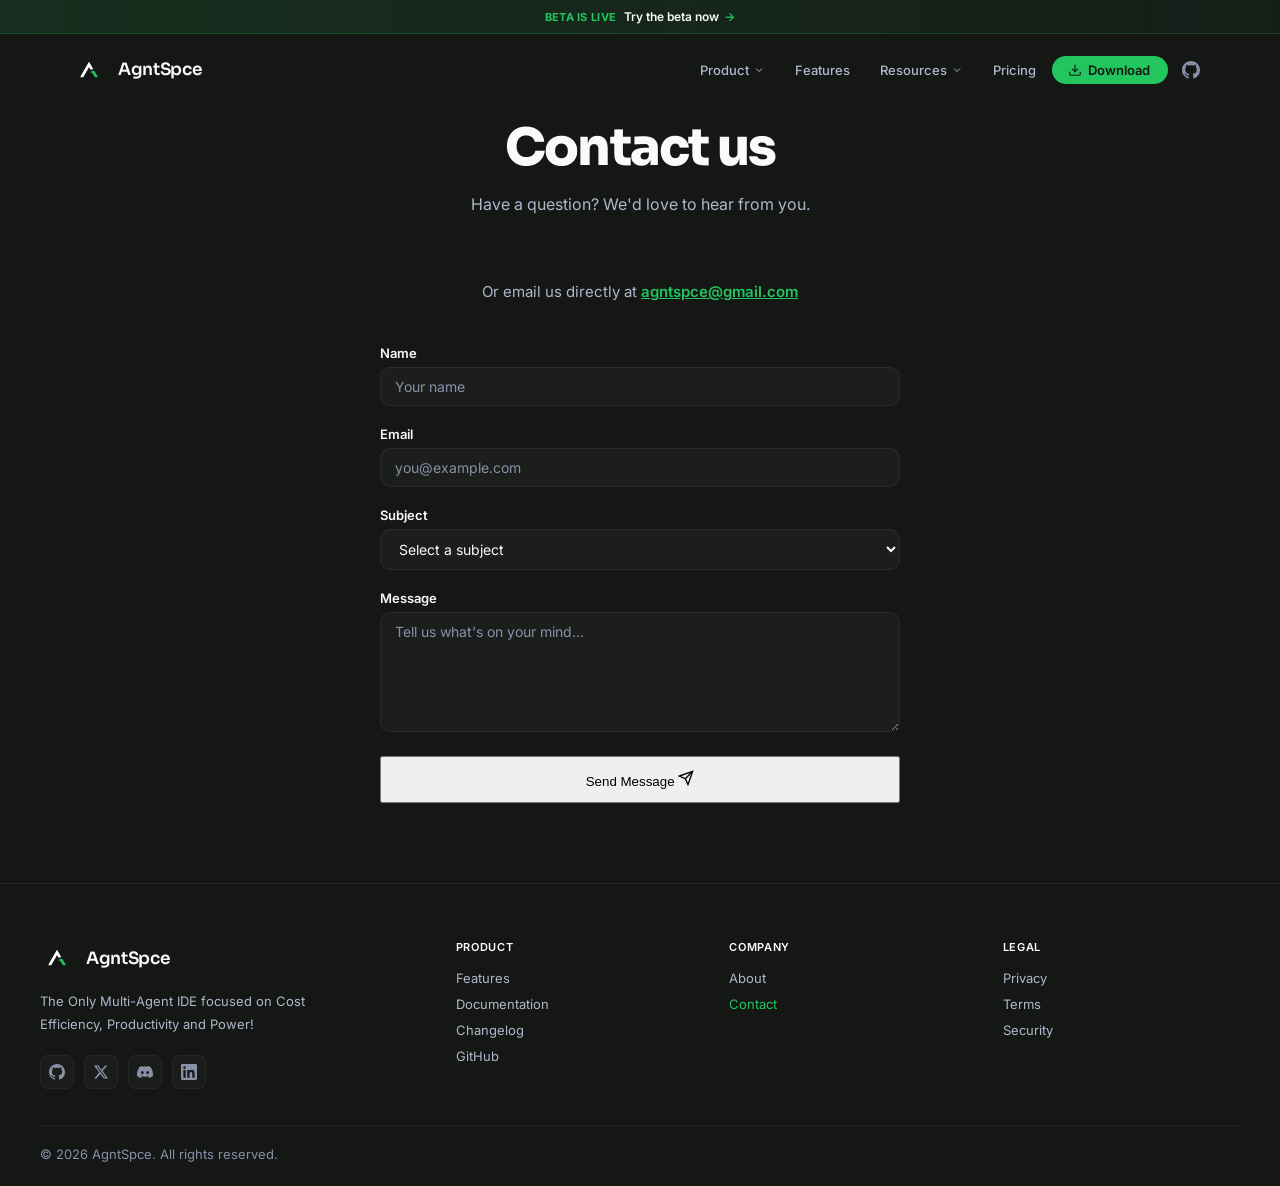
<file: contact.html>
<!DOCTYPE html>
<html lang="en">
<head>
<meta charset="UTF-8">
<meta name="viewport" content="width=device-width, initial-scale=1.0">
<title>Contact — AgntSpce</title>
<meta name="description" content="Get in touch with the AgntSpce team. Questions, feedback, and enterprise inquiries welcome.">
<meta property="og:title" content="Contact — AgntSpce">
<meta property="og:description" content="Get in touch with the AgntSpce team. Questions, feedback, and enterprise inquiries welcome.">
<meta property="og:type" content="website">
<meta property="og:url" content="https://agntspace.space/contact">
<meta property="og:site_name" content="AgntSpce">
<meta name="twitter:card" content="summary_large_image">
<meta name="twitter:title" content="Contact — AgntSpce">
<meta name="twitter:description" content="Get in touch with the AgntSpce team. Questions, feedback, and enterprise inquiries welcome.">
<meta property="og:image" content="https://agntspace.space/img/main.png">
<meta name="twitter:image" content="https://agntspace.space/img/main.png">
<link rel="canonical" href="https://agntspace.space/contact">
<link rel="preconnect" href="https://fonts.googleapis.com">
<link rel="preconnect" href="https://fonts.gstatic.com" crossorigin>
<link href="https://fonts.googleapis.com/css2?family=Inter:wght@400;500;600&family=JetBrains+Mono:wght@500&family=Sora:wght@500;600;700;800&display=swap" rel="stylesheet">
<link rel="icon" type="image/svg+xml" href="favicon.svg">
<link rel="stylesheet" href="style.css">
<script type="application/ld+json">
{
  "@context": "https://schema.org",
  "@type": "Organization",
  "name": "AgntSpce",
  "url": "https://agntspace.space",
  "logo": "https://agntspace.space/logo.svg",
  "description": "The Only Multi-Agent IDE focused on cost efficiency, productivity & power.",
  "sameAs": [
    "https://github.com/AniketWathore/agntspce",
    "https://x.com/AgntSpce",
    "https://linkedin.com/company/agntspce",
    "https://discord.gg/hcwQvggVR"
  ]
}
</script>
</head>
<body>

<header class="site-header" id="site-header">
  <div class="header-inner">
    <a href="index.html" class="logo">
      <img src="logo.svg" alt="AgntSpce" class="logo-img" width="36" height="36">
      <span class="logo-text">AgntSpce</span>
    </a>
    <nav class="nav-desktop">
      <div class="dropdown">
        <button class="dropdown-btn">
          Product
          <svg class="arrow" width="12" height="12" viewBox="0 0 24 24" fill="none" stroke="currentColor" stroke-width="2"><path d="M6 9l6 6 6-6"/></svg>
        </button>
        <div class="dropdown-menu">
          <a href="index.html" class="dropdown-item">
            AgntSpce
          </a>
          <a href="changelog.html" class="dropdown-item">
            Changelog
          </a>
        </div>
      </div>
      <a href="features.html" class="nav-link">Features</a>
      <div class="dropdown">
        <button class="dropdown-btn">
          Resources
          <svg class="arrow" width="12" height="12" viewBox="0 0 24 24" fill="none" stroke="currentColor" stroke-width="2"><path d="M6 9l6 6 6-6"/></svg>
        </button>
        <div class="dropdown-menu">
          <a href="documentation.html" class="dropdown-item">
            Documentation
          </a>
          <a href="about.html" class="dropdown-item">
            About
          </a>
          <a href="community.html" class="dropdown-item">
            Community
          </a>
        </div>
      </div>
      <a href="pricing.html" class="nav-link">Pricing</a>
      <a href="download.html" class="nav-cta">
        <svg width="16" height="16" viewBox="0 0 24 24" fill="none" stroke="currentColor" stroke-width="2"><path d="M21 15v4a2 2 0 01-2 2H5a2 2 0 01-2-2v-4"/><polyline points="7 10 12 15 17 10"/><line x1="12" y1="15" x2="12" y2="3"/></svg>
        Download
      </a>
      <a href="https://github.com/AniketWathore/agntspce" target="_blank" rel="noopener" class="nav-github" title="GitHub" aria-label="GitHub">
        <svg width="18" height="18" viewBox="0 0 24 24" fill="currentColor"><path d="M12 0c-6.626 0-12 5.373-12 12 0 5.302 3.438 9.8 8.207 11.387.599.111.793-.261.793-.577v-2.234c-3.338.726-4.033-1.416-4.033-1.416-.546-1.387-1.333-1.756-1.333-1.756-1.089-.745.083-.729.083-.729 1.205.084 1.839 1.237 1.839 1.237 1.07 1.834 2.807 1.304 3.492.997.107-.775.418-1.305.762-1.604-2.665-.305-5.467-1.334-5.467-5.931 0-1.311.469-2.381 1.236-3.221-.124-.303-.535-1.524.117-3.176 0 0 1.008-.322 3.301 1.23.957-.266 1.983-.399 3.003-.404 1.02.005 2.047.138 3.006.404 2.291-1.552 3.297-1.23 3.297-1.23.653 1.653.242 2.874.118 3.176.77.84 1.235 1.911 1.235 3.221 0 4.609-2.807 5.624-5.479 5.921.43.372.823 1.102.823 2.222v3.293c0 .319.192.694.801.576 4.765-1.589 8.199-6.086 8.199-11.386 0-6.627-5.373-12-12-12z"/></svg>
      </a>
    </nav>
    <button class="mobile-btn" id="mobile-btn" aria-label="Menu">
      <span></span><span></span><span></span>
    </button>
  </div>
  <div class="mobile-menu" id="mobile-menu">
    <a href="index.html" class="mobile-link">Home</a>
    <a href="features.html" class="mobile-link">Features</a>
    <a href="pricing.html" class="mobile-link">Pricing</a>
    <a href="documentation.html" class="mobile-link">Documentation</a>
    <a href="about.html" class="mobile-link">About</a>
    <a href="changelog.html" class="mobile-link">Changelog</a>
    <a href="community.html" class="mobile-link">Community</a>
    <a href="https://github.com/AniketWathore/agntspce" target="_blank" rel="noopener" class="mobile-link">GitHub</a>
    <a href="download.html" class="mobile-cta">Download</a>
  </div>
</header>

<section class="page-hero">
  <h1>Contact us</h1>
  <p>Have a question? We'd love to hear from you.</p>
</section>

<div class="legal-content" style="padding-top:0">
  <div style="text-align:center;margin-bottom:40px">
    <p style="font-size:15px;color:var(--text-secondary)">Or email us directly at <a href="mailto:agntspce@gmail.com" style="color:var(--accent);text-decoration:underline;font-weight:600">agntspce@gmail.com</a></p>
  </div>
  <form class="contact-form" onsubmit="event.preventDefault(); alert('Thanks! We will get back to you soon.');">
    <div class="form-group">
      <label for="name">Name</label>
      <input type="text" id="name" name="name" placeholder="Your name" required>
    </div>
    <div class="form-group">
      <label for="email">Email</label>
      <input type="email" id="email" name="email" placeholder="you@example.com" required>
    </div>
    <div class="form-group">
      <label for="subject">Subject</label>
      <select id="subject" name="subject" required>
        <option value="">Select a subject</option>
        <option value="General">General Inquiry</option>
        <option value="Support">Support</option>
        <option value="Partnership">Partnership</option>
        <option value="Other">Other</option>
      </select>
    </div>
    <div class="form-group">
      <label for="message">Message</label>
      <textarea id="message" name="message" placeholder="Tell us what's on your mind..." required></textarea>
    </div>
    <button type="submit" class="btn-primary" style="width:100%;justify-content:center;padding:12px 24px">
      Send Message
      <svg width="16" height="16" viewBox="0 0 24 24" fill="none" stroke="currentColor" stroke-width="2"><line x1="22" y1="2" x2="11" y2="13"/><polygon points="22 2 15 22 11 13 2 9 22 2"/></svg>
    </button>
  </form>
</div>

<footer class="site-footer">
  <div class="footer-inner">
    <div class="footer-brand">
      <a href="index.html" class="logo">
        <img src="logo.svg" alt="AgntSpce" class="logo-img" width="36" height="36">
        <span class="logo-text">AgntSpce</span>
      </a>
      <p class="footer-tagline">The Only Multi-Agent IDE focused on Cost Efficiency, Productivity and Power!</p>
      <div class="footer-social">
        <a href="https://github.com/AniketWathore/agntspce" target="_blank" rel="noopener" class="fs-link" title="GitHub" aria-label="GitHub">
          <svg width="18" height="18" viewBox="0 0 24 24" fill="currentColor"><path d="M12 0C5.37 0 0 5.37 0 12c0 5.31 3.435 9.795 8.205 11.385.6.105.825-.255.825-.57 0-.285-.015-1.23-.015-2.235-3.015.555-3.795-.735-4.035-1.41-.135-.345-.72-1.41-1.23-1.695-.42-.225-1.02-.78-.015-.795.945-.015 1.62.87 1.845 1.23 1.08 1.815 2.805 1.305 3.495.99.105-.78.42-1.305.765-1.605-2.67-.3-5.46-1.335-5.46-5.925 0-1.305.465-2.385 1.23-3.225-.12-.3-.54-1.53.12-3.18 0 0 1.005-.315 3.3 1.23.96-.27 1.98-.405 3-.405s2.04.135 3 .405c2.295-1.56 3.3-1.23 3.3-1.23.66 1.65.24 2.88.12 3.18.765.84 1.23 1.905 1.23 3.225 0 4.605-2.805 5.625-5.475 5.925.435.375.81 1.095.81 2.22 0 1.605-.015 2.895-.015 3.3 0 .315.225.69.825.57A12.02 12.02 0 0024 12c0-6.63-5.37-12-12-12z"/></svg>
        </a>
        <a href="https://x.com/AgntSpce" class="fs-link" title="X / Twitter" aria-label="X / Twitter" target="_blank" rel="noopener">
          <svg width="18" height="18" viewBox="0 0 24 24" fill="currentColor"><path d="M18.244 2.25h3.308l-7.227 8.26 8.502 11.24H16.17l-5.214-6.817L4.99 21.75H1.68l7.73-8.835L1.254 2.25H8.08l4.713 6.231zm-1.161 17.52h1.833L7.084 4.126H5.117z"/></svg>
        </a>
        <a href="https://discord.gg/hcwQvggVR" class="fs-link" title="Discord" aria-label="Discord" target="_blank" rel="noopener">
          <svg width="18" height="18" viewBox="0 0 24 24" fill="currentColor"><path d="M20.317 4.3698a19.7913 19.7913 0 00-4.8851-1.5152.0741.0741 0 00-.0785.0371c-.211.3753-.4447.8648-.6083 1.2495-1.8447-.2762-3.68-.2762-5.4868 0-.1636-.3933-.4058-.8742-.6177-1.2495a.077.077 0 00-.0785-.037 19.7363 19.7363 0 00-4.8852 1.515.0699.0699 0 00-.0321.0277C.5334 9.0458-.319 13.5799.0992 18.0578a.0824.0824 0 00.0312.0561c2.0528 1.5076 4.0413 2.4228 5.9929 3.0294a.0777.0777 0 00.0842-.0276c.4616-.6304.8731-1.2952 1.226-1.9942a.076.076 0 00-.0416-.1057c-.6528-.2476-1.2743-.5495-1.8722-.8923a.077.077 0 01-.0076-.1277c.1258-.0943.2517-.1923.3718-.2914a.0743.0743 0 01.0776-.0105c3.9278 1.7933 8.18 1.7933 12.0614 0a.0739.0739 0 01.0785.0095c.1202.099.246.1981.3728.2924a.077.077 0 01-.0066.1276 12.2986 12.2986 0 01-1.873.8914.0766.0766 0 00-.0407.1067c.3604.698.7719 1.3628 1.225 1.9932a.076.076 0 00.0842.0286c1.961-.6067 3.9495-1.5219 6.0023-3.0294a.077.077 0 00.0313-.0552c.5004-5.177-.8382-9.6739-3.5485-13.6604a.061.061 0 00-.0312-.0286zM8.02 15.3312c-1.1825 0-2.1569-1.0857-2.1569-2.419 0-1.3332.9555-2.4189 2.157-2.4189 1.2108 0 2.1757 1.0952 2.1568 2.419 0 1.3332-.9555 2.4189-2.1569 2.4189zm7.9748 0c-1.1825 0-2.1569-1.0857-2.1569-2.419 0-1.3332.9554-2.4189 2.1569-2.4189 1.2108 0 2.1757 1.0952 2.1568 2.419 0 1.3332-.946 2.4189-2.1568 2.4189z"/></svg>
        </a>
        <a href="https://linkedin.com/company/agntspce" target="_blank" rel="noopener" class="fs-link" title="LinkedIn" aria-label="LinkedIn">
          <svg width="18" height="18" viewBox="0 0 24 24" fill="currentColor"><path d="M20.447 20.452h-3.554v-5.569c0-1.328-.027-3.037-1.852-3.037-1.853 0-2.136 1.445-2.136 2.939v5.667H9.351V9h3.414v1.561h.046c.477-.9 1.637-1.85 3.37-1.85 3.601 0 4.267 2.37 4.267 5.455v6.286zM5.337 7.433c-1.144 0-2.063-.926-2.063-2.065 0-1.138.92-2.063 2.063-2.063 1.14 0 2.064.925 2.064 2.063 0 1.139-.925 2.065-2.064 2.065zm1.782 13.019H3.555V9h3.564v11.452zM22.225 0H1.771C.792 0 0 .774 0 1.729v20.542C0 23.227.792 24 1.771 24h20.451C23.2 24 24 23.227 24 22.271V1.729C24 .774 23.2 0 22.225 0z"/></svg>
        </a>
      </div>
    </div>
    <div class="footer-col">
      <h4>Product</h4>
      <a href="features.html">Features</a>
      <a href="documentation.html">Documentation</a>
      <a href="changelog.html">Changelog</a>
      <a href="https://github.com/AniketWathore/agntspce">GitHub</a>
    </div>
    <div class="footer-col">
      <h4>Company</h4>
      <a href="about.html">About</a>
      <a href="contact.html" style="color:var(--accent)">Contact</a>
    </div>
    <div class="footer-col">
      <h4>Legal</h4>
      <a href="privacy.html">Privacy</a>
      <a href="terms.html">Terms</a>
      <a href="security.html">Security</a>
    </div>
    
  </div>
  <div class="footer-bottom">
    <span>&copy; 2026 AgntSpce. All rights reserved.</span>
    
  </div>
</footer>

<script>
document.addEventListener('click', function(e){
  var btn = e.target.closest('.dropdown-btn');
  if(btn){
    e.preventDefault();
    var menu = btn.nextElementSibling;
    if(menu && menu.classList.contains('dropdown-menu')){
      menu.classList.toggle('open');
      btn.classList.toggle('active');
    }
  } else {
    document.querySelectorAll('.dropdown-menu.open').forEach(function(m){ m.classList.remove('open'); });
    document.querySelectorAll('.dropdown-btn.active').forEach(function(b){ b.classList.remove('active'); });
  }
});
</script>
<script src="script.min.js"></script>
</body>
</html>
</file>
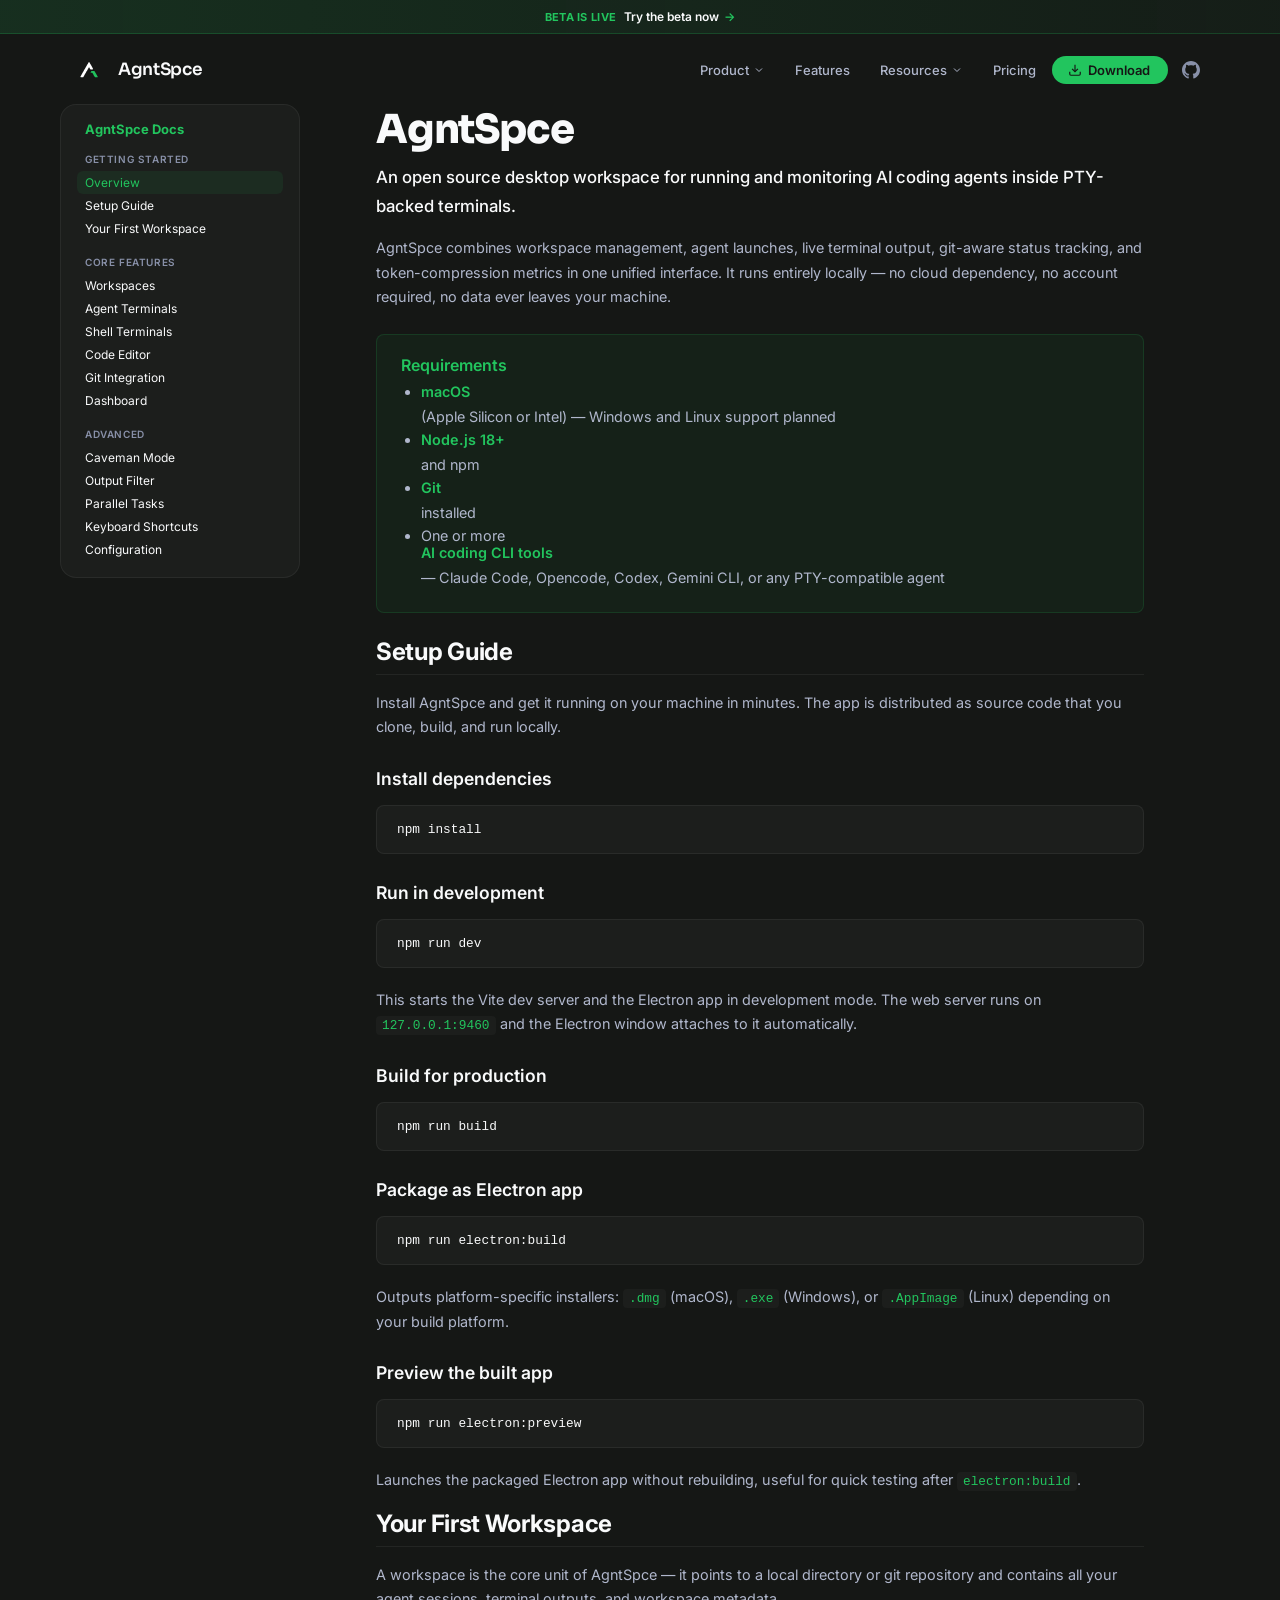
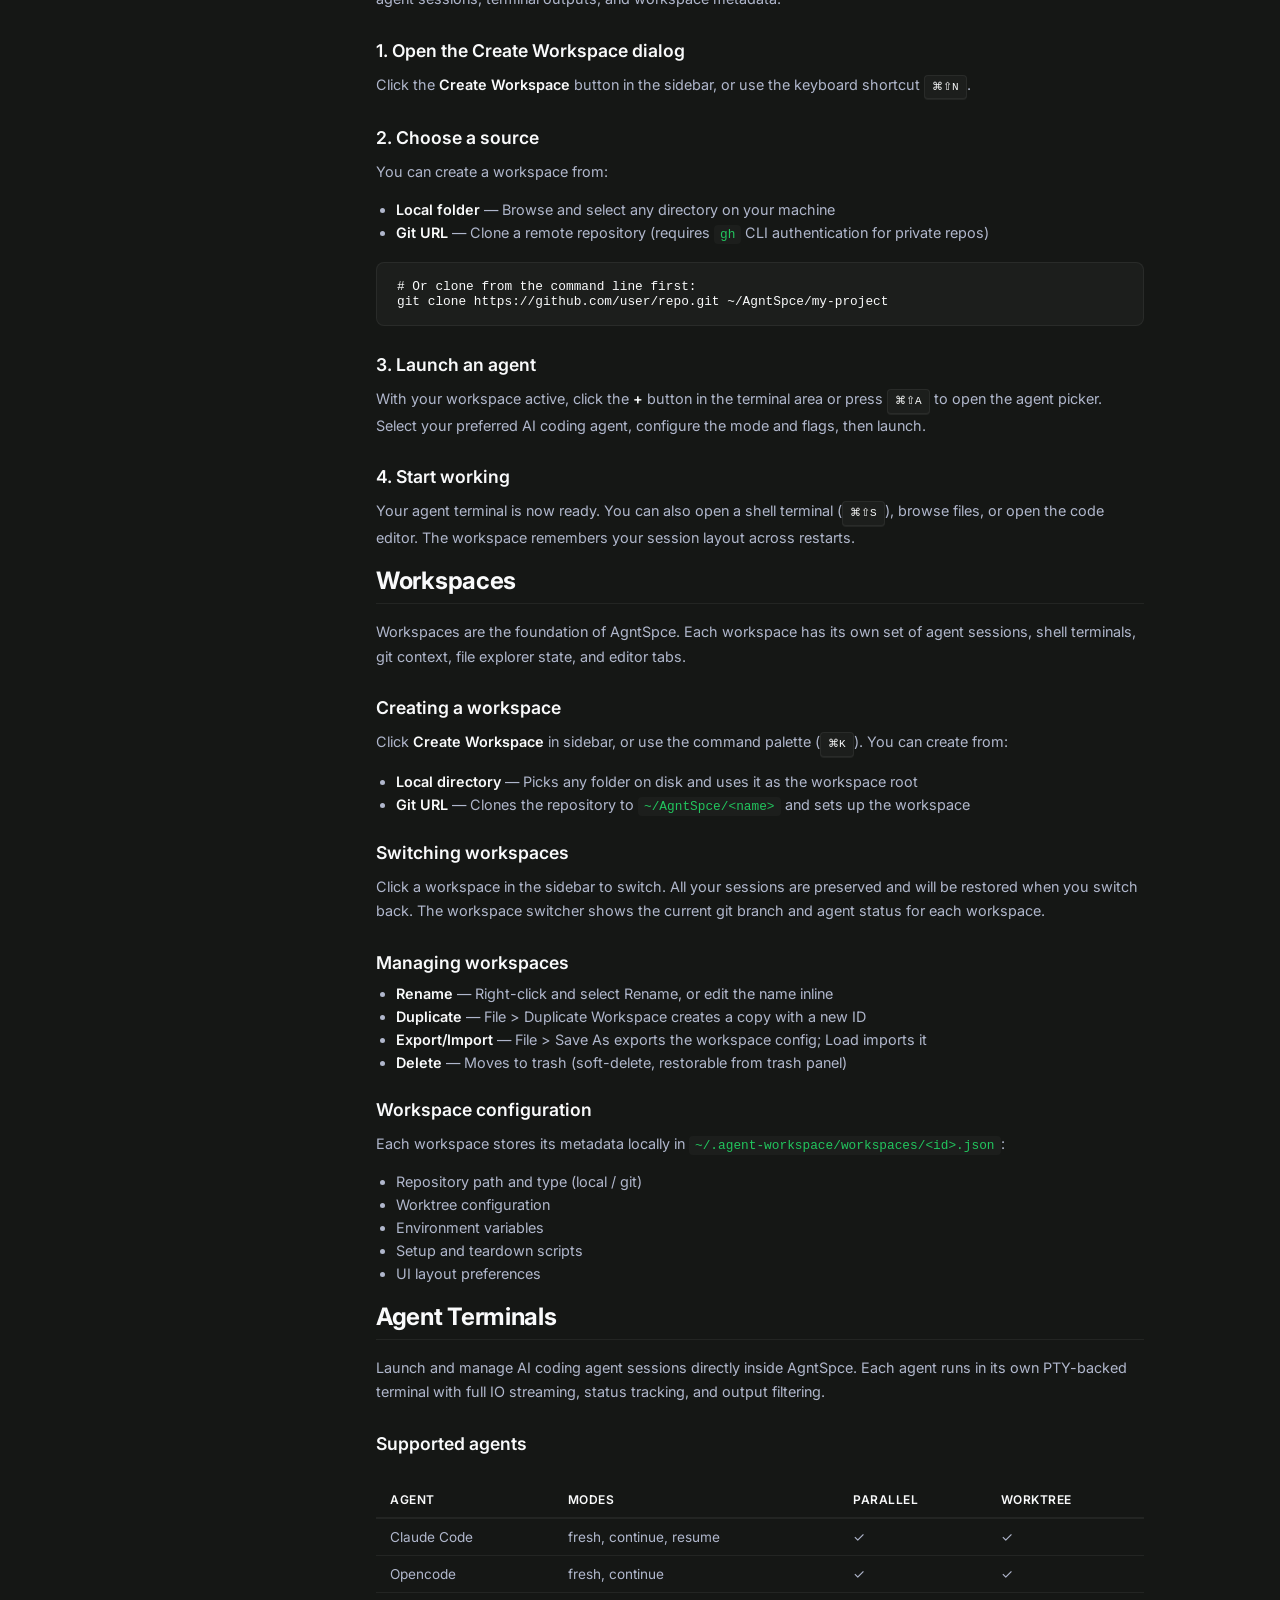
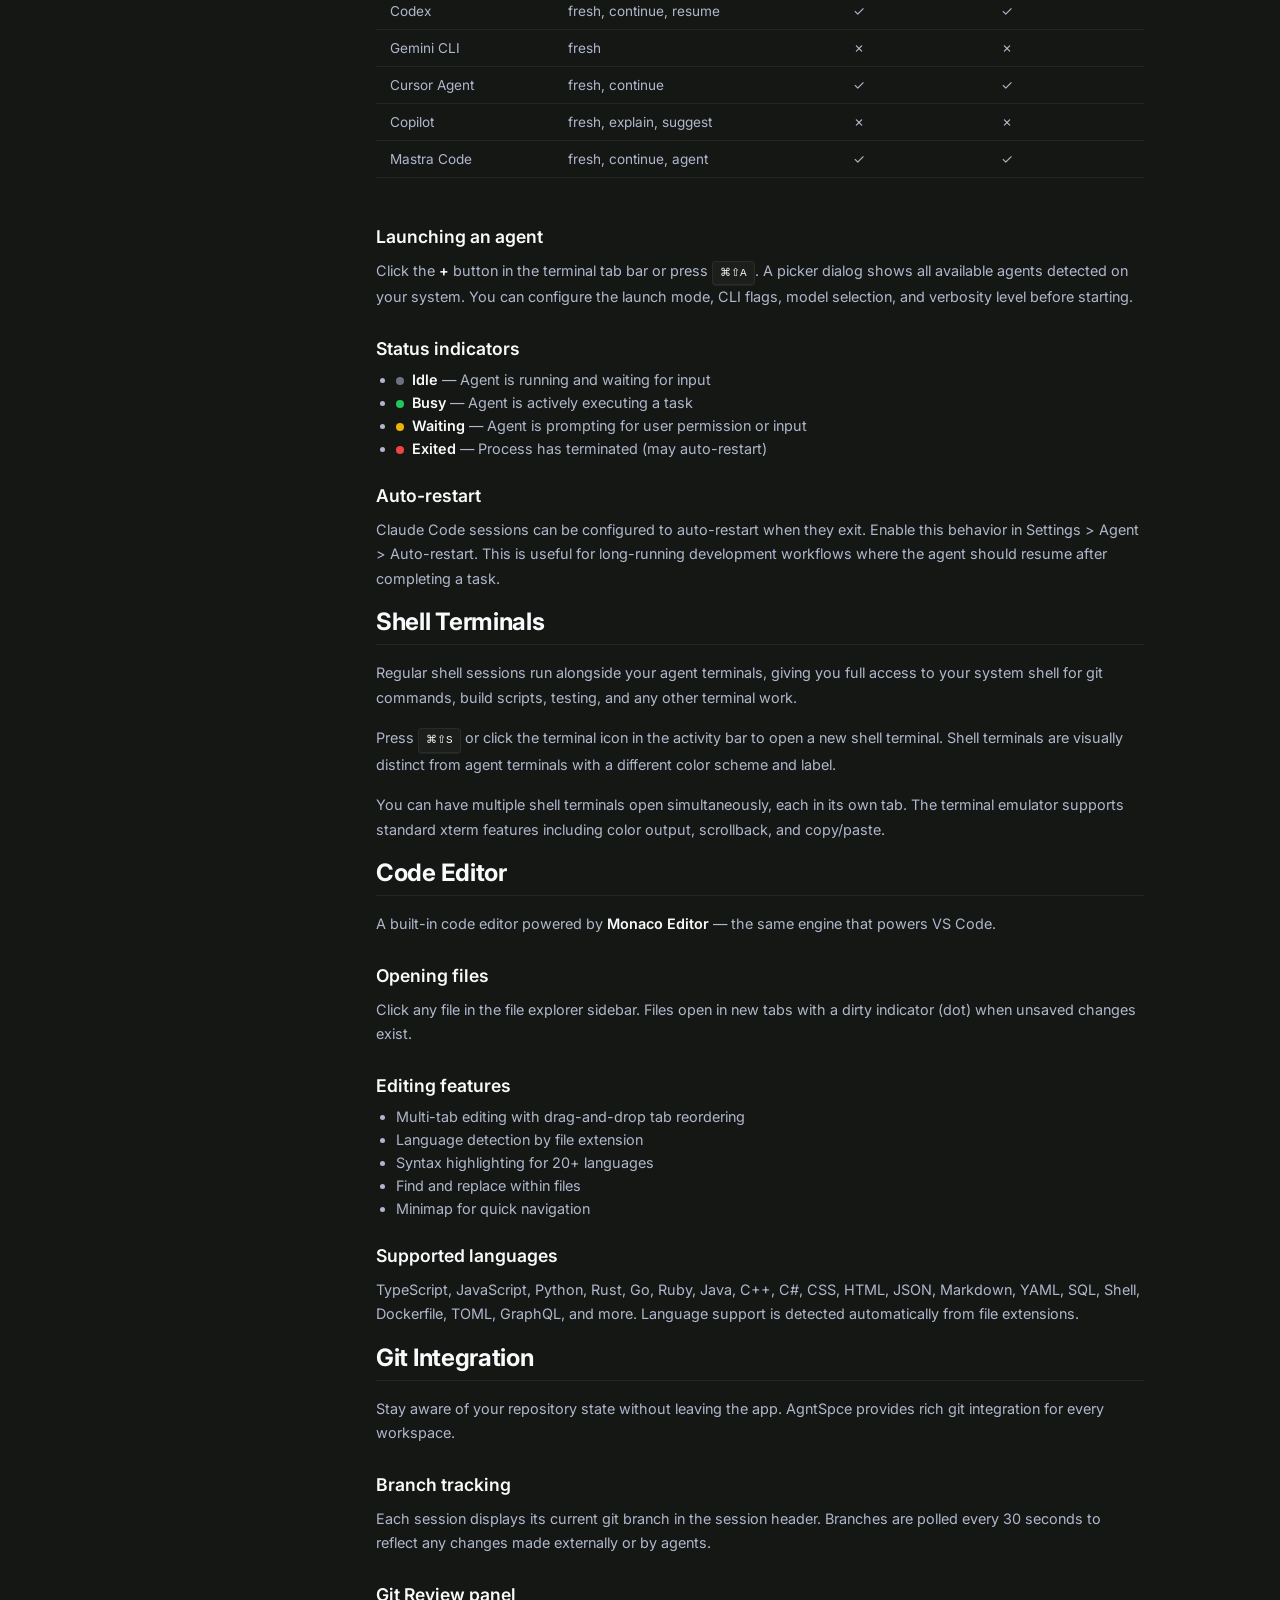
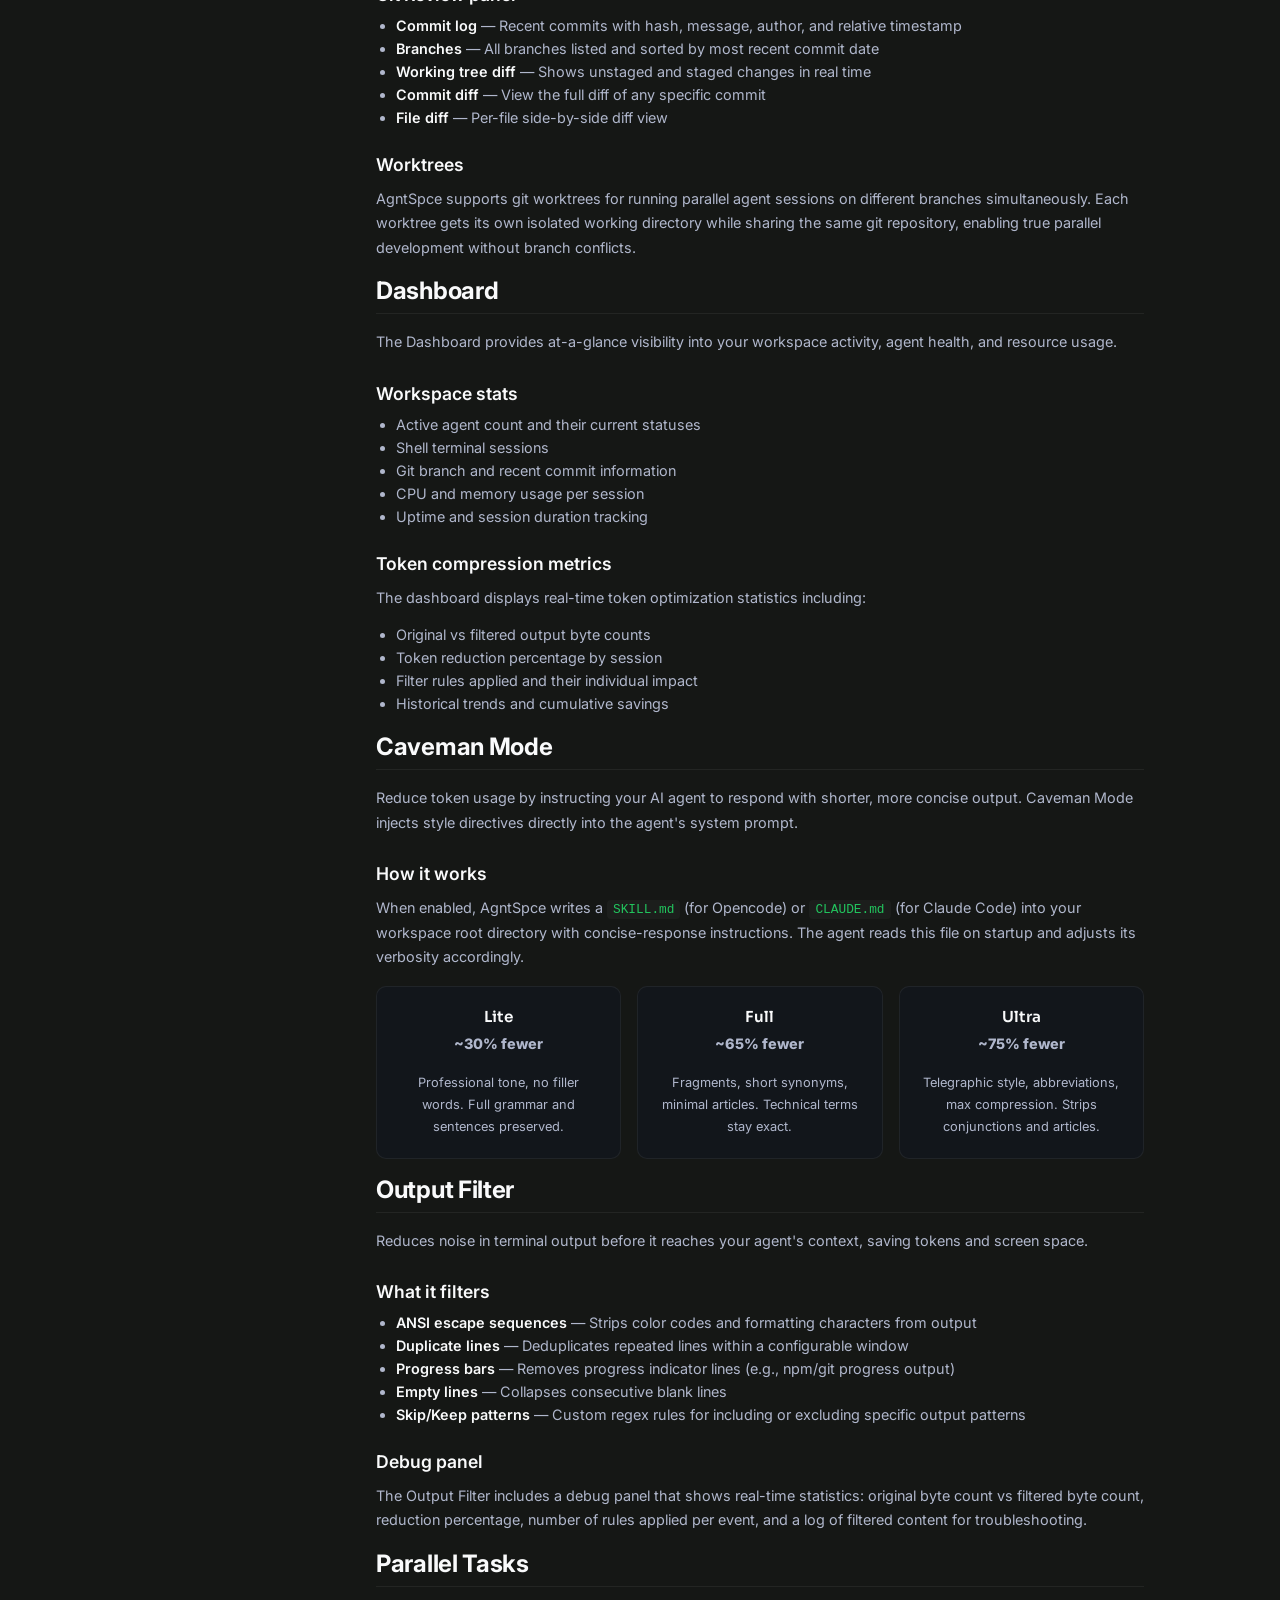
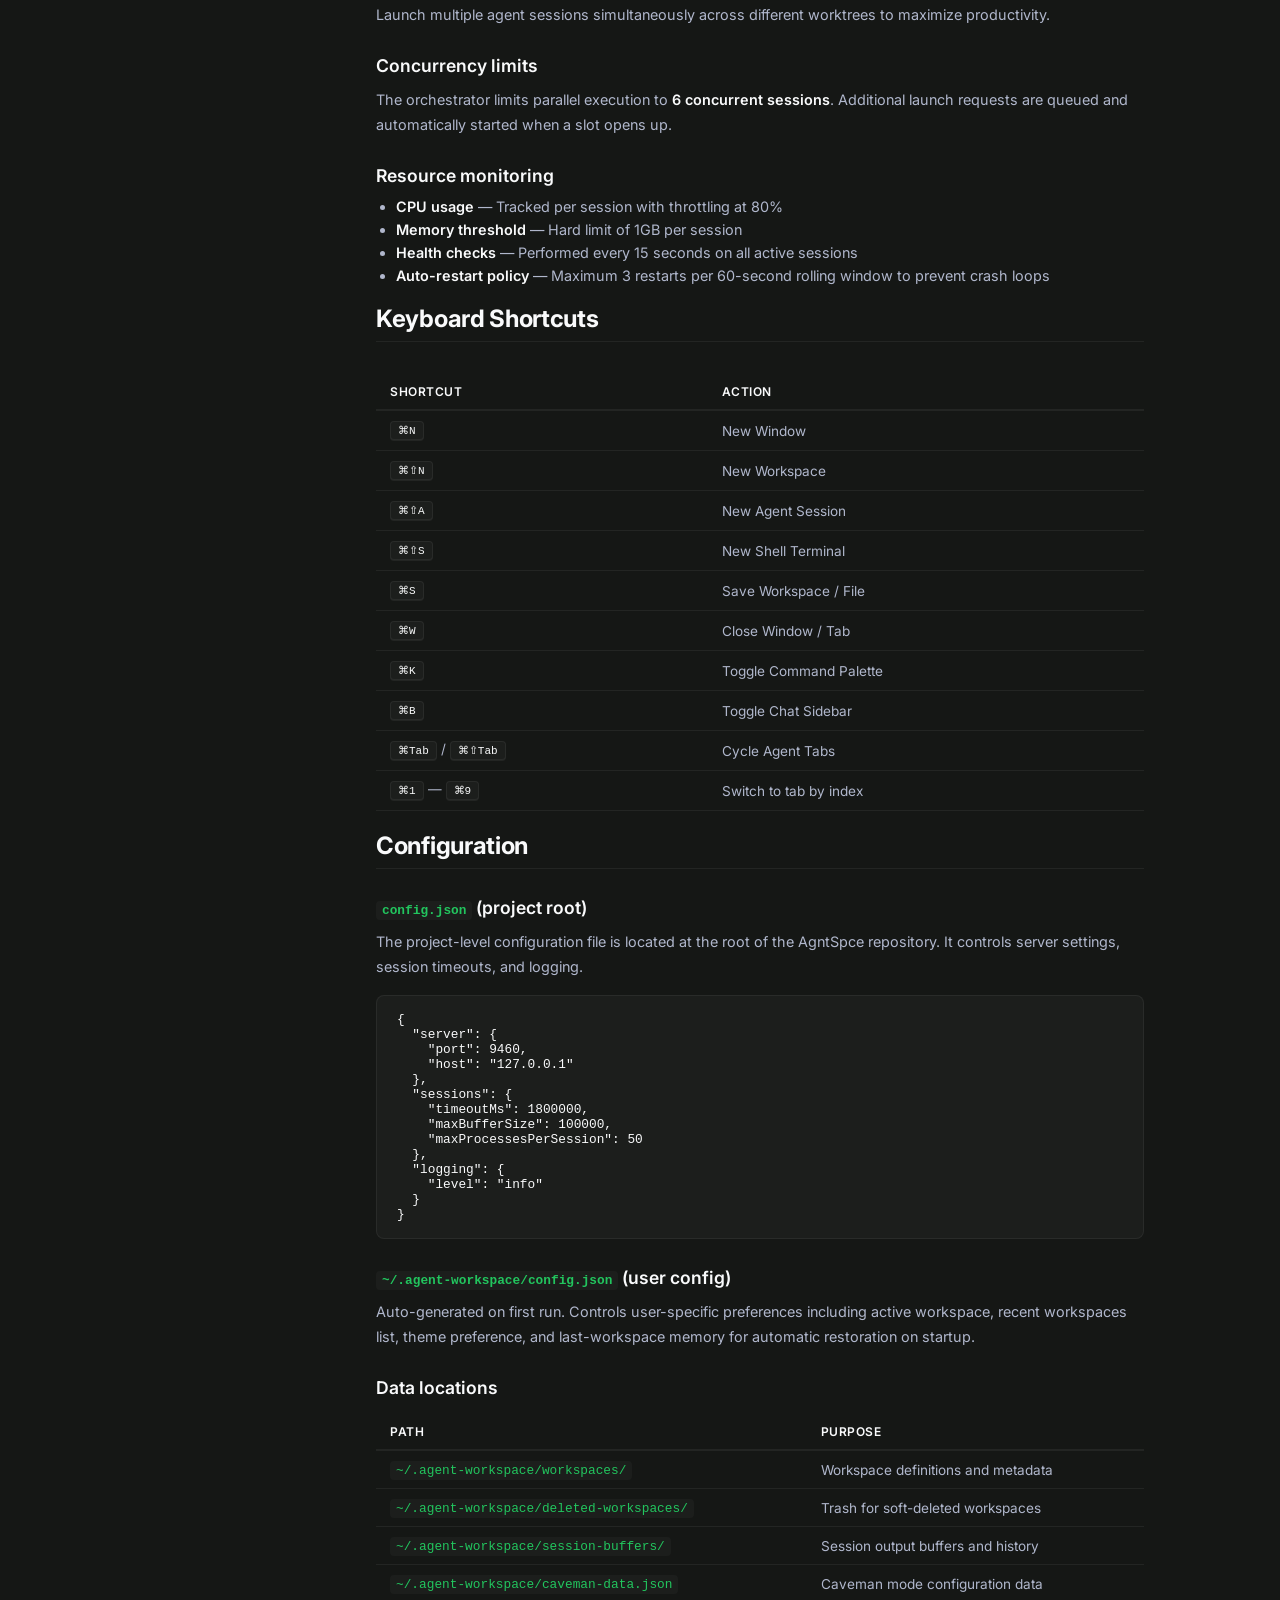
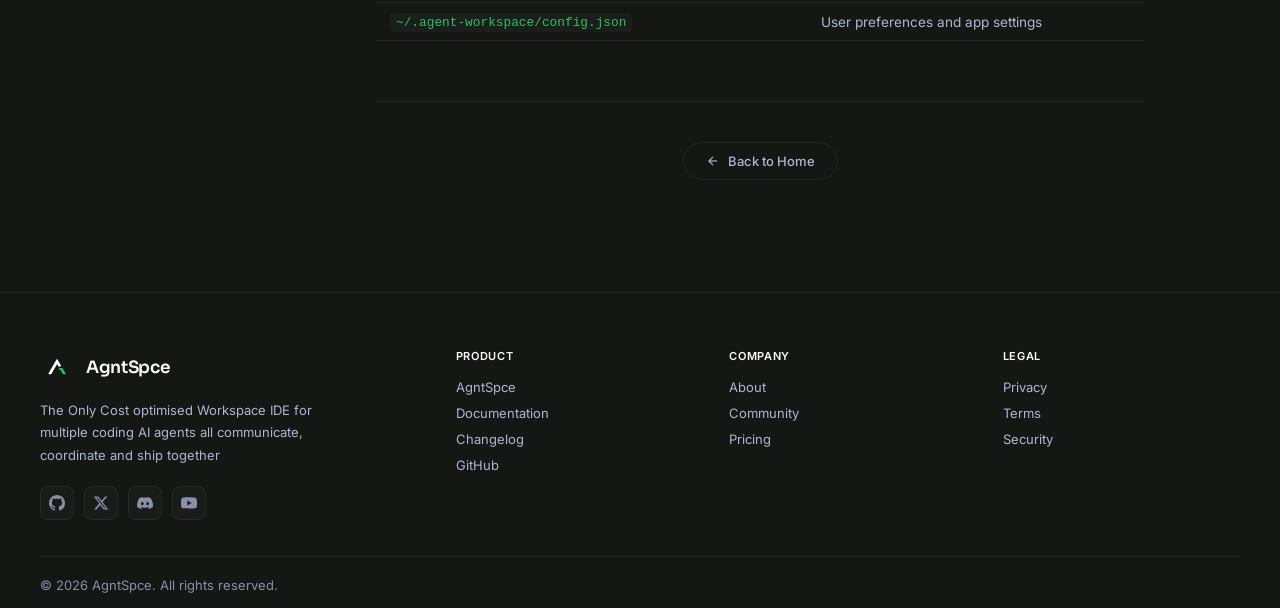
<file: docs.html>
<!DOCTYPE html>
<html lang="en">
<head>
<meta charset="UTF-8">
<meta name="viewport" content="width=device-width, initial-scale=1.0">
<title>Documentation — AgntSpce</title>
<meta name="description" content="AgntSpce Documentation — Complete guide to setup, features, configuration, and advanced usage for the Multi-Agent Workspace IDE.">
<link rel="preconnect" href="https://fonts.googleapis.com">
<link rel="preconnect" href="https://fonts.gstatic.com" crossorigin>
<link href="https://fonts.googleapis.com/css2?family=Inter:wght@400;500;600&family=JetBrains+Mono:wght@500&family=Sora:wght@500;600;700;800&display=swap" rel="stylesheet">
<link rel="icon" type="image/svg+xml" href="favicon.svg">
<link rel="stylesheet" href="style.css">
</head>
<body class="docs-page">

<header class="site-header" id="site-header">
  <div class="header-inner">
    <a href="index.html" class="logo">
      <img src="logo.svg" alt="AgntSpce" class="logo-img" width="36" height="36">
      <span class="logo-text">AgntSpce</span>
    </a>
    <nav class="nav-desktop">
      <div class="dropdown">
        <button class="dropdown-btn">Product <svg class="arrow" width="12" height="12" viewBox="0 0 24 24" fill="none" stroke="currentColor" stroke-width="2"><path d="M6 9l6 6 6-6"/></svg></button>
        <div class="dropdown-menu">
          <a href="index.html" class="dropdown-item">AgntSpce</a>
          <a href="changelog.html" class="dropdown-item">Changelog</a>
        </div>
      </div>
      <a href="features.html" class="nav-link">Features</a>
      <div class="dropdown">
        <button class="dropdown-btn">Resources <svg class="arrow" width="12" height="12" viewBox="0 0 24 24" fill="none" stroke="currentColor" stroke-width="2"><path d="M6 9l6 6 6-6"/></svg></button>
        <div class="dropdown-menu">
          <a href="docs.html" class="dropdown-item">Documentation</a>
          <a href="about.html" class="dropdown-item">About</a>
          <a href="community.html" class="dropdown-item">Community</a>
        </div>
      </div>
      <a href="pricing.html" class="nav-link">Pricing</a>
      <a href="download.html" class="nav-cta">
        <svg width="16" height="16" viewBox="0 0 24 24" fill="none" stroke="currentColor" stroke-width="2"><path d="M21 15v4a2 2 0 01-2 2H5a2 2 0 01-2-2v-4"/><polyline points="7 10 12 15 17 10"/><line x1="12" y1="15" x2="12" y2="3"/></svg>
        Download
      </a>
      <a href="https://github.com/AniketWathore/agntspce" target="_blank" rel="noopener" class="nav-github" aria-label="GitHub">
        <svg width="18" height="18" viewBox="0 0 24 24" fill="currentColor"><path d="M12 0c-6.626 0-12 5.373-12 12 0 5.302 3.438 9.8 8.207 11.387.599.111.793-.261.793-.577v-2.234c-3.338.726-4.033-1.416-4.033-1.416-.546-1.387-1.333-1.756-1.333-1.756-1.089-.745.083-.729.083-.729 1.205.084 1.839 1.237 1.839 1.237 1.07 1.834 2.807 1.304 3.492.997.107-.775.418-1.305.762-1.604-2.665-.305-5.467-1.334-5.467-5.931 0-1.311.469-2.381 1.236-3.221-.124-.303-.535-1.524.117-3.176 0 0 1.008-.322 3.301 1.23.957-.266 1.983-.399 3.003-.404 1.02.005 2.047.138 3.006.404 2.291-1.552 3.297-1.23 3.297-1.23.653 1.653.242 2.874.118 3.176.77.84 1.235 1.911 1.235 3.221 0 4.609-2.807 5.624-5.479 5.921.43.372.823 1.102.823 2.222v3.293c0 .319.192.694.801.576 4.765-1.589 8.199-6.086 8.199-11.386 0-6.627-5.373-12-12-12z"/></svg>
      </a>
    </nav>
    <button class="mobile-btn" id="mobile-btn" aria-label="Menu">
      <span></span><span></span><span></span>
    </button>
  </div>
  <div class="mobile-menu" id="mobile-menu">
    <a href="index.html" class="mobile-link">Home</a>
    <a href="features.html" class="mobile-link">Features</a>
    <a href="about.html" class="mobile-link">About</a>
    <a href="docs.html" class="mobile-link" style="color:var(--accent)">Documentation</a>
    <a href="pricing.html" class="mobile-link">Pricing</a>
    <a href="download.html" class="mobile-link">Download</a>
    <a href="community.html" class="mobile-link">Community</a>
    <a href="https://github.com/AniketWathore/agntspce" target="_blank" rel="noopener" class="mobile-link">GitHub</a>
    <a href="download.html" class="mobile-cta">Download</a>
  </div>
</header>

<div style="padding-top:var(--nav-height);min-height:100vh">
  <div style="max-width:1200px;margin:0 auto;padding:32px 20px">
    <div style="display:flex;gap:0">
      <aside class="docs-sidebar" id="docs-sidebar">
        <div style="position:sticky;top:calc(var(--nav-height) + 24px);background:var(--bg-surface);border:1px solid var(--border);border-radius:var(--radius-lg);padding:16px;max-height:calc(100vh - var(--nav-height) - 48px);overflow-y:auto">
          <div style="font-size:13px;font-weight:700;color:var(--accent);margin-bottom:16px;padding:0 8px">AgntSpce Docs</div>
          <nav class="sidebar-nav" style="display:flex;flex-direction:column;gap:16px">
            <div>
              <div style="font-size:10px;font-weight:600;text-transform:uppercase;letter-spacing:.06em;color:var(--text-muted);padding:0 8px;margin-bottom:6px">Getting Started</div>
              <a href="#overview" style="display:block;padding:4px 8px;font-size:12px;color:var(--text-secondary);border-radius:var(--radius-sm)">Overview</a>
              <a href="#setup" style="display:block;padding:4px 8px;font-size:12px;color:var(--text-secondary);border-radius:var(--radius-sm)">Setup Guide</a>
              <a href="#first-workspace" style="display:block;padding:4px 8px;font-size:12px;color:var(--text-secondary);border-radius:var(--radius-sm)">Your First Workspace</a>
            </div>
            <div>
              <div style="font-size:10px;font-weight:600;text-transform:uppercase;letter-spacing:.06em;color:var(--text-muted);padding:0 8px;margin-bottom:6px">Core Features</div>
              <a href="#workspaces" style="display:block;padding:4px 8px;font-size:12px;color:var(--text-secondary);border-radius:var(--radius-sm)">Workspaces</a>
              <a href="#agent-terminals" style="display:block;padding:4px 8px;font-size:12px;color:var(--text-secondary);border-radius:var(--radius-sm)">Agent Terminals</a>
              <a href="#shell-terminals" style="display:block;padding:4px 8px;font-size:12px;color:var(--text-secondary);border-radius:var(--radius-sm)">Shell Terminals</a>
              <a href="#code-editor" style="display:block;padding:4px 8px;font-size:12px;color:var(--text-secondary);border-radius:var(--radius-sm)">Code Editor</a>
              <a href="#git-integration" style="display:block;padding:4px 8px;font-size:12px;color:var(--text-secondary);border-radius:var(--radius-sm)">Git Integration</a>
              <a href="#dashboard" style="display:block;padding:4px 8px;font-size:12px;color:var(--text-secondary);border-radius:var(--radius-sm)">Dashboard</a>
            </div>
            <div>
              <div style="font-size:10px;font-weight:600;text-transform:uppercase;letter-spacing:.06em;color:var(--text-muted);padding:0 8px;margin-bottom:6px">Advanced</div>
              <a href="#caveman-mode" style="display:block;padding:4px 8px;font-size:12px;color:var(--text-secondary);border-radius:var(--radius-sm)">Caveman Mode</a>
              <a href="#output-filter" style="display:block;padding:4px 8px;font-size:12px;color:var(--text-secondary);border-radius:var(--radius-sm)">Output Filter</a>
              <a href="#parallel-tasks" style="display:block;padding:4px 8px;font-size:12px;color:var(--text-secondary);border-radius:var(--radius-sm)">Parallel Tasks</a>
              <a href="#shortcuts" style="display:block;padding:4px 8px;font-size:12px;color:var(--text-secondary);border-radius:var(--radius-sm)">Keyboard Shortcuts</a>
              <a href="#configuration" style="display:block;padding:4px 8px;font-size:12px;color:var(--text-secondary);border-radius:var(--radius-sm)">Configuration</a>
            </div>
          </nav>
        </div>
      </aside>
      <style>@media(min-width:1024px){#docs-sidebar{display:block!important}}</style>

      <main class="docs-content" style="flex:1;min-width:0;max-width:800px;margin:0 auto;padding:0 16px 80px">
        <section id="overview">
          <h1 style="font-family:var(--font-display);font-size:clamp(28px,3.5vw,40px);font-weight:800;letter-spacing:-.03em;margin-bottom:8px">AgntSpce</h1>
          <p class="lead">An open source desktop workspace for running and monitoring AI coding agents inside PTY-backed terminals.</p>
          <p>AgntSpce combines workspace management, agent launches, live terminal output, git-aware status tracking, and token-compression metrics in one unified interface. It runs entirely locally — no cloud dependency, no account required, no data ever leaves your machine.</p>
          <div class="info-box">
            <strong>Requirements</strong>
            <ul>
              <li><strong>macOS</strong> (Apple Silicon or Intel) — Windows and Linux support planned</li>
              <li><strong>Node.js 18+</strong> and npm</li>
              <li><strong>Git</strong> installed</li>
              <li>One or more <strong>AI coding CLI tools</strong> — Claude Code, Opencode, Codex, Gemini CLI, or any PTY-compatible agent</li>
            </ul>
          </div>
        </section>

        <section id="setup">
          <h2>Setup Guide</h2>
          <p>Install AgntSpce and get it running on your machine in minutes. The app is distributed as source code that you clone, build, and run locally.</p>
          <h3>Install dependencies</h3>
          <div class="code-block"><pre><code>npm install</code></pre></div>
          <h3>Run in development</h3>
          <div class="code-block"><pre><code>npm run dev</code></pre></div>
          <p>This starts the Vite dev server and the Electron app in development mode. The web server runs on <code>127.0.0.1:9460</code> and the Electron window attaches to it automatically.</p>
          <h3>Build for production</h3>
          <div class="code-block"><pre><code>npm run build</code></pre></div>
          <h3>Package as Electron app</h3>
          <div class="code-block"><pre><code>npm run electron:build</code></pre></div>
          <p>Outputs platform-specific installers: <code>.dmg</code> (macOS), <code>.exe</code> (Windows), or <code>.AppImage</code> (Linux) depending on your build platform.</p>
          <h3>Preview the built app</h3>
          <div class="code-block"><pre><code>npm run electron:preview</code></pre></div>
          <p>Launches the packaged Electron app without rebuilding, useful for quick testing after <code>electron:build</code>.</p>
        </section>

        <section id="first-workspace">
          <h2>Your First Workspace</h2>
          <p>A workspace is the core unit of AgntSpce — it points to a local directory or git repository and contains all your agent sessions, terminal outputs, and workspace metadata.</p>
          <h3>1. Open the Create Workspace dialog</h3>
          <p>Click the <strong>Create Workspace</strong> button in the sidebar, or use the keyboard shortcut <kbd>⌘⇧N</kbd>.</p>
          <h3>2. Choose a source</h3>
          <p>You can create a workspace from:</p>
          <ul>
            <li><strong>Local folder</strong> — Browse and select any directory on your machine</li>
            <li><strong>Git URL</strong> — Clone a remote repository (requires <code>gh</code> CLI authentication for private repos)</li>
          </ul>
          <div class="code-block"><pre><code># Or clone from the command line first:
git clone https://github.com/user/repo.git ~/AgntSpce/my-project</code></pre></div>
          <h3>3. Launch an agent</h3>
          <p>With your workspace active, click the <strong>+</strong> button in the terminal area or press <kbd>⌘⇧A</kbd> to open the agent picker. Select your preferred AI coding agent, configure the mode and flags, then launch.</p>
          <h3>4. Start working</h3>
          <p>Your agent terminal is now ready. You can also open a shell terminal (<kbd>⌘⇧S</kbd>), browse files, or open the code editor. The workspace remembers your session layout across restarts.</p>
        </section>

        <section id="workspaces">
          <h2>Workspaces</h2>
          <p>Workspaces are the foundation of AgntSpce. Each workspace has its own set of agent sessions, shell terminals, git context, file explorer state, and editor tabs.</p>
          <h3>Creating a workspace</h3>
          <p>Click <strong>Create Workspace</strong> in sidebar, or use the command palette (<kbd>⌘K</kbd>). You can create from:</p>
          <ul>
            <li><strong>Local directory</strong> — Picks any folder on disk and uses it as the workspace root</li>
            <li><strong>Git URL</strong> — Clones the repository to <code>~/AgntSpce/&lt;name&gt;</code> and sets up the workspace</li>
          </ul>
          <h3>Switching workspaces</h3>
          <p>Click a workspace in the sidebar to switch. All your sessions are preserved and will be restored when you switch back. The workspace switcher shows the current git branch and agent status for each workspace.</p>
          <h3>Managing workspaces</h3>
          <ul>
            <li><strong>Rename</strong> — Right-click and select Rename, or edit the name inline</li>
            <li><strong>Duplicate</strong> — File &gt; Duplicate Workspace creates a copy with a new ID</li>
            <li><strong>Export/Import</strong> — File &gt; Save As exports the workspace config; Load imports it</li>
            <li><strong>Delete</strong> — Moves to trash (soft-delete, restorable from trash panel)</li>
          </ul>
          <h3>Workspace configuration</h3>
          <p>Each workspace stores its metadata locally in <code>~/.agent-workspace/workspaces/&lt;id&gt;.json</code>:</p>
          <ul>
            <li>Repository path and type (local / git)</li>
            <li>Worktree configuration</li>
            <li>Environment variables</li>
            <li>Setup and teardown scripts</li>
            <li>UI layout preferences</li>
          </ul>
        </section>

        <section id="agent-terminals">
          <h2>Agent Terminals</h2>
          <p>Launch and manage AI coding agent sessions directly inside AgntSpce. Each agent runs in its own PTY-backed terminal with full IO streaming, status tracking, and output filtering.</p>
          <h3>Supported agents</h3>
          <div style="overflow-x:auto"><table>
            <thead><tr><th>Agent</th><th>Modes</th><th>Parallel</th><th>Worktree</th></tr></thead>
            <tbody>
              <tr><td>Claude Code</td><td>fresh, continue, resume</td><td>✓</td><td>✓</td></tr>
              <tr><td>Opencode</td><td>fresh, continue</td><td>✓</td><td>✓</td></tr>
              <tr><td>Codex</td><td>fresh, continue, resume</td><td>✓</td><td>✓</td></tr>
              <tr><td>Gemini CLI</td><td>fresh</td><td>✗</td><td>✗</td></tr>
              <tr><td>Cursor Agent</td><td>fresh, continue</td><td>✓</td><td>✓</td></tr>
              <tr><td>Copilot</td><td>fresh, explain, suggest</td><td>✗</td><td>✗</td></tr>
              <tr><td>Mastra Code</td><td>fresh, continue, agent</td><td>✓</td><td>✓</td></tr>
            </tbody>
          </table></div>
          <h3>Launching an agent</h3>
          <p>Click the <strong>+</strong> button in the terminal tab bar or press <kbd>⌘⇧A</kbd>. A picker dialog shows all available agents detected on your system. You can configure the launch mode, CLI flags, model selection, and verbosity level before starting.</p>
          <h3>Status indicators</h3>
          <ul>
            <li><span class="status-dot idle"></span> <strong>Idle</strong> — Agent is running and waiting for input</li>
            <li><span class="status-dot busy"></span> <strong>Busy</strong> — Agent is actively executing a task</li>
            <li><span class="status-dot waiting"></span> <strong>Waiting</strong> — Agent is prompting for user permission or input</li>
            <li><span class="status-dot exited"></span> <strong>Exited</strong> — Process has terminated (may auto-restart)</li>
          </ul>
          <h3>Auto-restart</h3>
          <p>Claude Code sessions can be configured to auto-restart when they exit. Enable this behavior in Settings &gt; Agent &gt; Auto-restart. This is useful for long-running development workflows where the agent should resume after completing a task.</p>
        </section>

        <section id="shell-terminals">
          <h2>Shell Terminals</h2>
          <p>Regular shell sessions run alongside your agent terminals, giving you full access to your system shell for git commands, build scripts, testing, and any other terminal work.</p>
          <p>Press <kbd>⌘⇧S</kbd> or click the terminal icon in the activity bar to open a new shell terminal. Shell terminals are visually distinct from agent terminals with a different color scheme and label.</p>
          <p>You can have multiple shell terminals open simultaneously, each in its own tab. The terminal emulator supports standard xterm features including color output, scrollback, and copy/paste.</p>
        </section>

        <section id="code-editor">
          <h2>Code Editor</h2>
          <p>A built-in code editor powered by <strong>Monaco Editor</strong> — the same engine that powers VS Code.</p>
          <h3>Opening files</h3>
          <p>Click any file in the file explorer sidebar. Files open in new tabs with a dirty indicator (dot) when unsaved changes exist.</p>
          <h3>Editing features</h3>
          <ul>
            <li>Multi-tab editing with drag-and-drop tab reordering</li>
            <li>Language detection by file extension</li>
            <li>Syntax highlighting for 20+ languages</li>
            <li>Find and replace within files</li>
            <li>Minimap for quick navigation</li>
          </ul>
          <h3>Supported languages</h3>
          <p>TypeScript, JavaScript, Python, Rust, Go, Ruby, Java, C++, C#, CSS, HTML, JSON, Markdown, YAML, SQL, Shell, Dockerfile, TOML, GraphQL, and more. Language support is detected automatically from file extensions.</p>
        </section>

        <section id="git-integration">
          <h2>Git Integration</h2>
          <p>Stay aware of your repository state without leaving the app. AgntSpce provides rich git integration for every workspace.</p>
          <h3>Branch tracking</h3>
          <p>Each session displays its current git branch in the session header. Branches are polled every 30 seconds to reflect any changes made externally or by agents.</p>
          <h3>Git Review panel</h3>
          <ul>
            <li><strong>Commit log</strong> — Recent commits with hash, message, author, and relative timestamp</li>
            <li><strong>Branches</strong> — All branches listed and sorted by most recent commit date</li>
            <li><strong>Working tree diff</strong> — Shows unstaged and staged changes in real time</li>
            <li><strong>Commit diff</strong> — View the full diff of any specific commit</li>
            <li><strong>File diff</strong> — Per-file side-by-side diff view</li>
          </ul>
          <h3>Worktrees</h3>
          <p>AgntSpce supports git worktrees for running parallel agent sessions on different branches simultaneously. Each worktree gets its own isolated working directory while sharing the same git repository, enabling true parallel development without branch conflicts.</p>
        </section>

        <section id="dashboard">
          <h2>Dashboard</h2>
          <p>The Dashboard provides at-a-glance visibility into your workspace activity, agent health, and resource usage.</p>
          <h3>Workspace stats</h3>
          <ul>
            <li>Active agent count and their current statuses</li>
            <li>Shell terminal sessions</li>
            <li>Git branch and recent commit information</li>
            <li>CPU and memory usage per session</li>
            <li>Uptime and session duration tracking</li>
          </ul>
          <h3>Token compression metrics</h3>
          <p>The dashboard displays real-time token optimization statistics including:</p>
          <ul>
            <li>Original vs filtered output byte counts</li>
            <li>Token reduction percentage by session</li>
            <li>Filter rules applied and their individual impact</li>
            <li>Historical trends and cumulative savings</li>
          </ul>
        </section>

        <section id="caveman-mode">
          <h2>Caveman Mode</h2>
          <p>Reduce token usage by instructing your AI agent to respond with shorter, more concise output. Caveman Mode injects style directives directly into the agent's system prompt.</p>
          <h3>How it works</h3>
          <p>When enabled, AgntSpce writes a <code>SKILL.md</code> (for Opencode) or <code>CLAUDE.md</code> (for Claude Code) into your workspace root directory with concise-response instructions. The agent reads this file on startup and adjusts its verbosity accordingly.</p>
          <div class="level-cards" style="display:grid;grid-template-columns:repeat(auto-fit,minmax(160px,1fr));gap:16px;margin:16px 0">
            <div class="level-card" style="padding:20px;text-align:center">
              <h4 style="font-family:var(--font-display);font-size:.95rem;font-weight:600;margin-bottom:6px;color:var(--text)">Lite</h4>
              <p class="level-reduction">~30% fewer</p>
              <p style="font-size:.8rem;color:var(--text-secondary);margin-bottom:0">Professional tone, no filler words. Full grammar and sentences preserved.</p>
            </div>
            <div class="level-card" style="padding:20px;text-align:center">
              <h4 style="font-family:var(--font-display);font-size:.95rem;font-weight:600;margin-bottom:6px;color:var(--text)">Full</h4>
              <p class="level-reduction">~65% fewer</p>
              <p style="font-size:.8rem;color:var(--text-secondary);margin-bottom:0">Fragments, short synonyms, minimal articles. Technical terms stay exact.</p>
            </div>
            <div class="level-card" style="padding:20px;text-align:center">
              <h4 style="font-family:var(--font-display);font-size:.95rem;font-weight:600;margin-bottom:6px;color:var(--text)">Ultra</h4>
              <p class="level-reduction">~75% fewer</p>
              <p style="font-size:.8rem;color:var(--text-secondary);margin-bottom:0">Telegraphic style, abbreviations, max compression. Strips conjunctions and articles.</p>
            </div>
          </div>
        </section>

        <section id="output-filter">
          <h2>Output Filter</h2>
          <p>Reduces noise in terminal output before it reaches your agent's context, saving tokens and screen space.</p>
          <h3>What it filters</h3>
          <ul>
            <li><strong>ANSI escape sequences</strong> — Strips color codes and formatting characters from output</li>
            <li><strong>Duplicate lines</strong> — Deduplicates repeated lines within a configurable window</li>
            <li><strong>Progress bars</strong> — Removes progress indicator lines (e.g., npm/git progress output)</li>
            <li><strong>Empty lines</strong> — Collapses consecutive blank lines</li>
            <li><strong>Skip/Keep patterns</strong> — Custom regex rules for including or excluding specific output patterns</li>
          </ul>
          <h3>Debug panel</h3>
          <p>The Output Filter includes a debug panel that shows real-time statistics: original byte count vs filtered byte count, reduction percentage, number of rules applied per event, and a log of filtered content for troubleshooting.</p>
        </section>

        <section id="parallel-tasks">
          <h2>Parallel Tasks</h2>
          <p>Launch multiple agent sessions simultaneously across different worktrees to maximize productivity.</p>
          <h3>Concurrency limits</h3>
          <p>The orchestrator limits parallel execution to <strong>6 concurrent sessions</strong>. Additional launch requests are queued and automatically started when a slot opens up.</p>
          <h3>Resource monitoring</h3>
          <ul>
            <li><strong>CPU usage</strong> — Tracked per session with throttling at 80%</li>
            <li><strong>Memory threshold</strong> — Hard limit of 1GB per session</li>
            <li><strong>Health checks</strong> — Performed every 15 seconds on all active sessions</li>
            <li><strong>Auto-restart policy</strong> — Maximum 3 restarts per 60-second rolling window to prevent crash loops</li>
          </ul>
        </section>

        <section id="shortcuts">
          <h2>Keyboard Shortcuts</h2>
          <div style="overflow-x:auto"><table>
            <thead><tr><th>Shortcut</th><th>Action</th></tr></thead>
            <tbody>
              <tr><td><kbd>⌘N</kbd></td><td>New Window</td></tr>
              <tr><td><kbd>⌘⇧N</kbd></td><td>New Workspace</td></tr>
              <tr><td><kbd>⌘⇧A</kbd></td><td>New Agent Session</td></tr>
              <tr><td><kbd>⌘⇧S</kbd></td><td>New Shell Terminal</td></tr>
              <tr><td><kbd>⌘S</kbd></td><td>Save Workspace / File</td></tr>
              <tr><td><kbd>⌘W</kbd></td><td>Close Window / Tab</td></tr>
              <tr><td><kbd>⌘K</kbd></td><td>Toggle Command Palette</td></tr>
              <tr><td><kbd>⌘B</kbd></td><td>Toggle Chat Sidebar</td></tr>
              <tr><td><kbd>⌘Tab</kbd> / <kbd>⌘⇧Tab</kbd></td><td>Cycle Agent Tabs</td></tr>
              <tr><td><kbd>⌘1</kbd> — <kbd>⌘9</kbd></td><td>Switch to tab by index</td></tr>
            </tbody>
          </table></div>
        </section>

        <section id="configuration">
          <h2>Configuration</h2>
          <h3><code>config.json</code> (project root)</h3>
          <p>The project-level configuration file is located at the root of the AgntSpce repository. It controls server settings, session timeouts, and logging.</p>
          <div class="code-block">
<pre><code>{
  "server": {
    "port": 9460,
    "host": "127.0.0.1"
  },
  "sessions": {
    "timeoutMs": 1800000,
    "maxBufferSize": 100000,
    "maxProcessesPerSession": 50
  },
  "logging": {
    "level": "info"
  }
}</code></pre>
          </div>
          <h3><code>~/.agent-workspace/config.json</code> (user config)</h3>
          <p>Auto-generated on first run. Controls user-specific preferences including active workspace, recent workspaces list, theme preference, and last-workspace memory for automatic restoration on startup.</p>
          <h3>Data locations</h3>
          <table>
            <thead><tr><th>Path</th><th>Purpose</th></tr></thead>
            <tbody>
              <tr><td><code>~/.agent-workspace/workspaces/</code></td><td>Workspace definitions and metadata</td></tr>
              <tr><td><code>~/.agent-workspace/deleted-workspaces/</code></td><td>Trash for soft-deleted workspaces</td></tr>
              <tr><td><code>~/.agent-workspace/session-buffers/</code></td><td>Session output buffers and history</td></tr>
              <tr><td><code>~/.agent-workspace/caveman-data.json</code></td><td>Caveman mode configuration data</td></tr>
              <tr><td><code>~/.agent-workspace/config.json</code></td><td>User preferences and app settings</td></tr>
            </tbody>
          </table>
        </section>

        <div style="border-top:1px solid var(--border);padding-top:40px;margin-top:60px;text-align:center">
          <a href="index.html" style="display:inline-flex;align-items:center;gap:8px;padding:10px 22px;border-radius:var(--radius-full);border:1px solid var(--border);color:var(--text-secondary);font-size:13px;font-weight:500;transition:all .2s;background:transparent" onmouseover="this.style.borderColor='rgba(34,197,94,.3)';this.style.color='var(--text)'" onmouseout="this.style.borderColor='';this.style.color=''">
            <svg width="14" height="14" viewBox="0 0 24 24" fill="none" stroke="currentColor" stroke-width="2"><path d="M19 12H5"/><path d="m12 19-7-7 7-7"/></svg>
            Back to Home
          </a>
        </div>
      </main>
    </div>
  </div>
</div>

<footer class="site-footer">
  <div class="footer-inner">
    <div class="footer-brand">
      <a href="index.html" class="logo">
        <img src="logo.svg" alt="AgntSpce" class="logo-img" width="36" height="36">
        <span class="logo-text">AgntSpce</span>
      </a>
      <p class="footer-tagline">The Only Cost optimised Workspace IDE for multiple coding AI agents all communicate, coordinate and ship together</p>
      <div class="footer-social">
        <a href="https://github.com/AniketWathore/agntspce" target="_blank" rel="noopener" class="fs-link" title="GitHub" aria-label="GitHub">
          <svg width="18" height="18" viewBox="0 0 24 24" fill="currentColor"><path d="M12 0C5.37 0 0 5.37 0 12c0 5.31 3.435 9.795 8.205 11.385.6.105.825-.255.825-.57 0-.285-.015-1.23-.015-2.235-3.015.555-3.795-.735-4.035-1.41-.135-.345-.72-1.41-1.23-1.695-.42-.225-1.02-.78-.015-.795.945-.015 1.62.87 1.845 1.23 1.08 1.815 2.805 1.305 3.495.99.105-.78.42-1.305.765-1.605-2.67-.3-5.46-1.335-5.46-5.925 0-1.305.465-2.385 1.23-3.225-.12-.3-.54-1.53.12-3.18 0 0 1.005-.315 3.3 1.23.96-.27 1.98-.405 3-.405s2.04.135 3 .405c2.295-1.56 3.3-1.23 3.3-1.23.66 1.65.24 2.88.12 3.18.765.84 1.23 1.905 1.23 3.225 0 4.605-2.805 5.625-5.475 5.925.435.375.81 1.095.81 2.22 0 1.605-.015 2.895-.015 3.3 0 .315.225.69.825.57A12.02 12.02 0 0024 12c0-6.63-5.37-12-12-12z"/></svg>
        </a>
        <a href="https://x.com/AgntSpce" target="_blank" rel="noopener" class="fs-link" title="X / Twitter" aria-label="X / Twitter">
          <svg width="18" height="18" viewBox="0 0 24 24" fill="currentColor"><path d="M18.244 2.25h3.308l-7.227 8.26 8.502 11.24H16.17l-5.214-6.817L4.99 21.75H1.68l7.73-8.835L1.254 2.25H8.08l4.713 6.231zm-1.161 17.52h1.833L7.084 4.126H5.117z"/></svg>
        </a>
        <a href="https://discord.gg/hcwQvggVR" target="_blank" rel="noopener" class="fs-link" title="Discord" aria-label="Discord">
          <svg width="18" height="18" viewBox="0 0 24 24" fill="currentColor"><path d="M20.317 4.3698a19.7913 19.7913 0 00-4.8851-1.5152.0741.0741 0 00-.0785.0371c-.211.3753-.4447.8648-.6083 1.2495-1.8447-.2762-3.68-.2762-5.4868 0-.1636-.3933-.4058-.8742-.6177-1.2495a.077.077 0 00-.0785-.037 19.7363 19.7363 0 00-4.8852 1.515.0699.0699 0 00-.0321.0277C.5334 9.0458-.319 13.5799.0992 18.0578a.0824.0824 0 00.0312.0561c2.0528 1.5076 4.0413 2.4228 5.9929 3.0294a.0777.0777 0 00.0842-.0276c.4616-.6304.8731-1.2952 1.226-1.9942a.076.076 0 00-.0416-.1057c-.6528-.2476-1.2743-.5495-1.8722-.8923a.077.077 0 01-.0076-.1277c.1258-.0943.2517-.1923.3718-.2914a.0743.0743 0 01.0776-.0105c3.9278 1.7933 8.18 1.7933 12.0614 0a.0739.0739 0 01.0785.0095c.1202.099.246.1981.3728.2924a.077.077 0 01-.0066.1276 12.2986 12.2986 0 01-1.873.8914.0766.0766 0 00-.0407.1067c.3604.698.7719 1.3628 1.225 1.9932a.076.076 0 00.0842.0286c1.961-.6067 3.9495-1.5219 6.0023-3.0294a.077.077 0 00.0313-.0552c.5004-5.177-.8382-9.6739-3.5485-13.6604a.061.061 0 00-.0312-.0286zM8.02 15.3312c-1.1825 0-2.1569-1.0857-2.1569-2.419 0-1.3332.9555-2.4189 2.157-2.4189 1.2108 0 2.1757 1.0952 2.1568 2.419 0 1.3332-.9555 2.4189-2.1569 2.4189zm7.9748 0c-1.1825 0-2.1569-1.0857-2.1569-2.419 0-1.3332.9554-2.4189 2.1569-2.4189 1.2108 0 2.1757 1.0952 2.1568 2.419 0 1.3332-.946 2.4189-2.1568 2.4189z"/></svg>
        </a>
        <a href="https://youtube.com/@AgntSpce" target="_blank" rel="noopener" class="fs-link" title="YouTube" aria-label="YouTube">
          <svg width="18" height="18" viewBox="0 0 24 24" fill="currentColor"><path d="M23.498 6.186a3.016 3.016 0 00-2.122-2.136C19.505 3.545 12 3.545 12 3.545s-7.505 0-9.377.505A3.017 3.017 0 00.502 6.186C0 8.07 0 12 0 12s0 3.93.502 5.814a3.016 3.016 0 002.122 2.136c1.871.505 9.376.505 9.376.505s7.505 0 9.377-.505a3.015 3.015 0 002.122-2.136C24 15.93 24 12 24 12s0-3.93-.502-5.814zM9.545 15.568V8.432L15.818 12l-6.273 3.568z"/></svg>
        </a>
      </div>
    </div>
    <div class="footer-col">
      <h4>Product</h4>
      <a href="index.html">AgntSpce</a>
      <a href="docs.html">Documentation</a>
      <a href="changelog.html">Changelog</a>
      <a href="https://github.com/AniketWathore/agntspce">GitHub</a>
    </div>
    <div class="footer-col">
      <h4>Company</h4>
      <a href="about.html">About</a>
      <a href="community.html">Community</a>
      <a href="pricing.html">Pricing</a>
    </div>
    <div class="footer-col">
      <h4>Legal</h4>
      <a href="privacy.html">Privacy</a>
      <a href="terms.html">Terms</a>
      <a href="security.html">Security</a>
    </div>
    
  </div>
  <div class="footer-bottom">
    <span>&copy; 2026 AgntSpce. All rights reserved.</span>
    
  </div>
</footer>

<script>
document.addEventListener('click', function(e){
  var btn = e.target.closest('.dropdown-btn');
  if(btn){
    e.preventDefault();
    var menu = btn.nextElementSibling;
    if(menu && menu.classList.contains('dropdown-menu')){
      menu.classList.toggle('open');
      btn.classList.toggle('active');
    }
  } else {
    document.querySelectorAll('.dropdown-menu.open').forEach(function(m){ m.classList.remove('open'); });
    document.querySelectorAll('.dropdown-btn.active').forEach(function(b){ b.classList.remove('active'); });
  }
});
</script>
<script src="script.js"></script>
<script>
document.addEventListener('DOMContentLoaded', function(){
  var links = document.querySelectorAll('.sidebar-nav a');
  var sections = document.querySelectorAll('.docs-content section');
  function updateActive(){
    if(!sections.length || !links.length) return;
    var current = '';
    sections.forEach(function(s){
      var rect = s.getBoundingClientRect();
      if(rect.top <= 120) current = s.getAttribute('id');
    });
    links.forEach(function(link){
      link.classList.remove('active');
      link.style.color = '';
      link.style.background = '';
      if(link.getAttribute('href') === '#' + current){
        link.classList.add('active');
        link.style.color = '#22C55E';
        link.style.background = 'rgba(34,197,94,0.08)';
      }
    });
  }
  window.addEventListener('scroll', updateActive);
  updateActive();
  links.forEach(function(link){
    link.addEventListener('click', function(e){
      e.preventDefault();
      var target = document.getElementById(link.getAttribute('href').slice(1));
      if(target) target.scrollIntoView({behavior:'smooth', block:'start'});
    });
  });
});
</script>
</body>
</html>
</file>
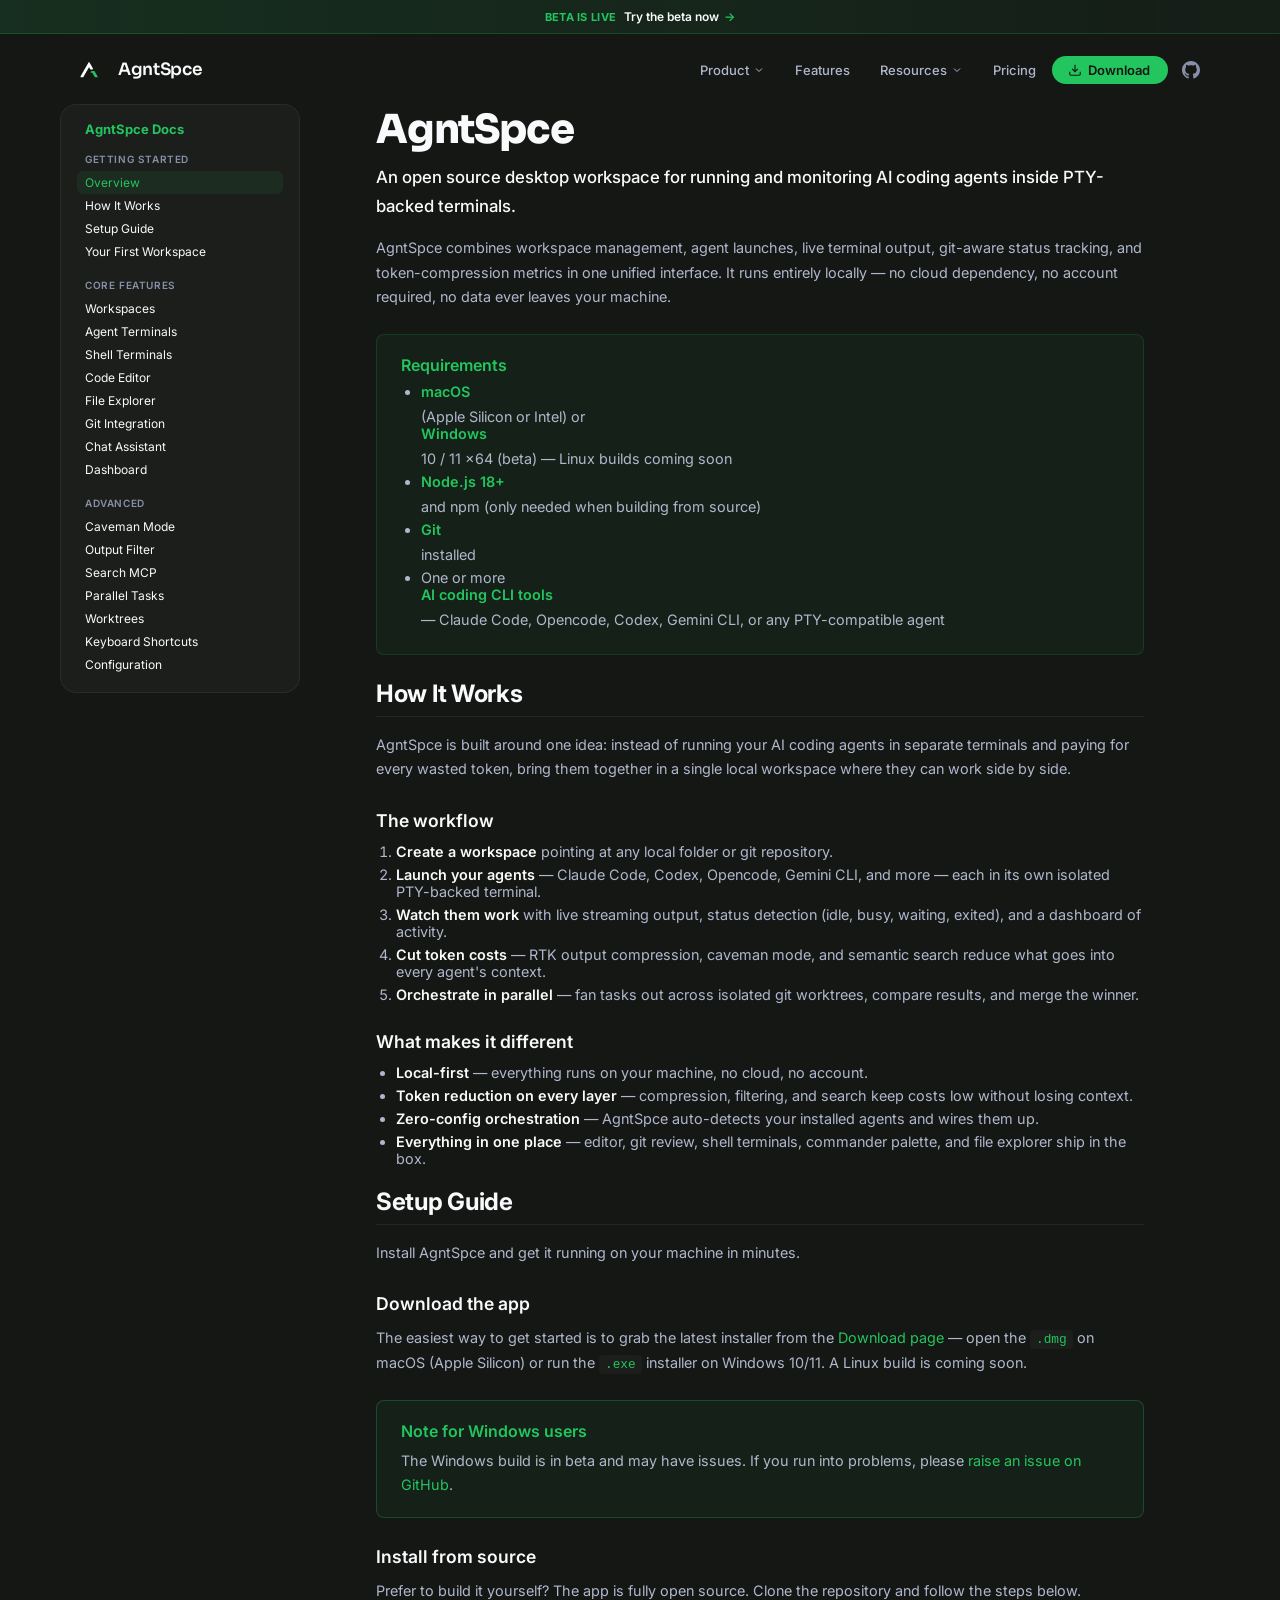
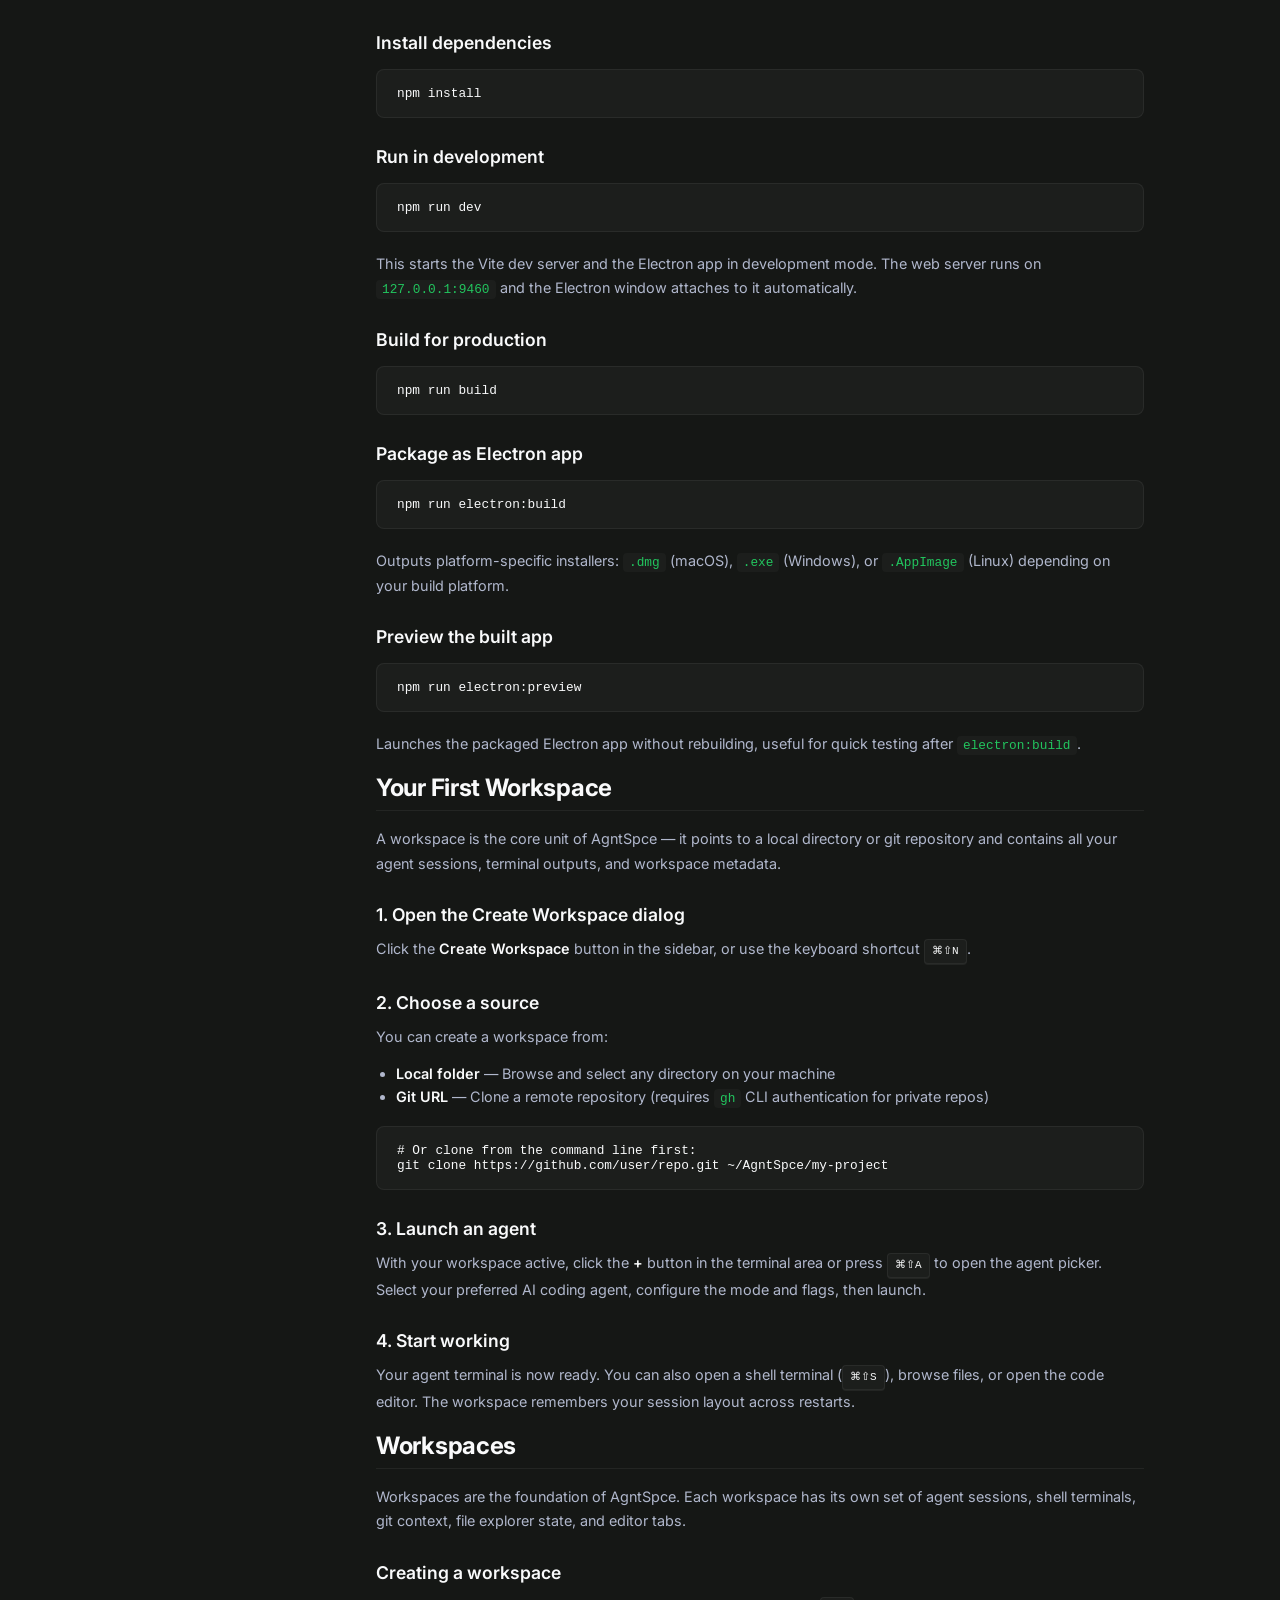
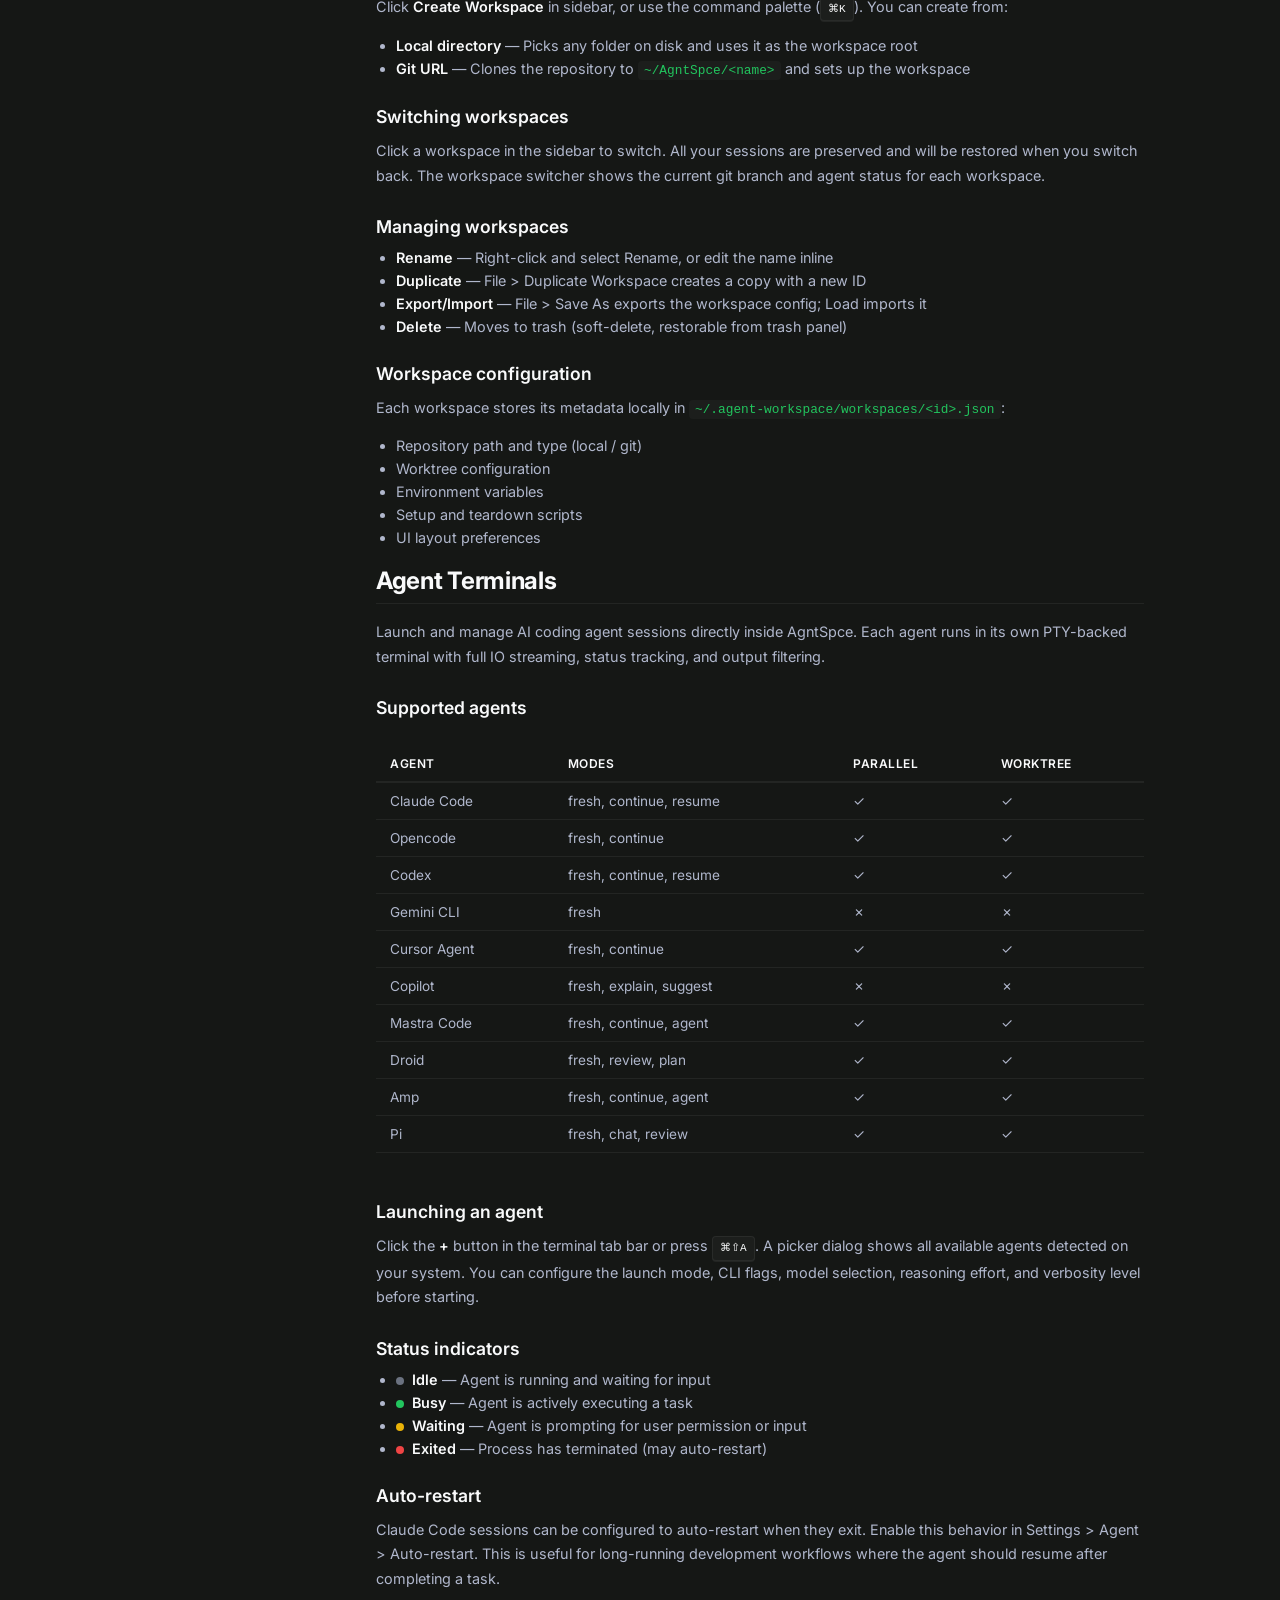
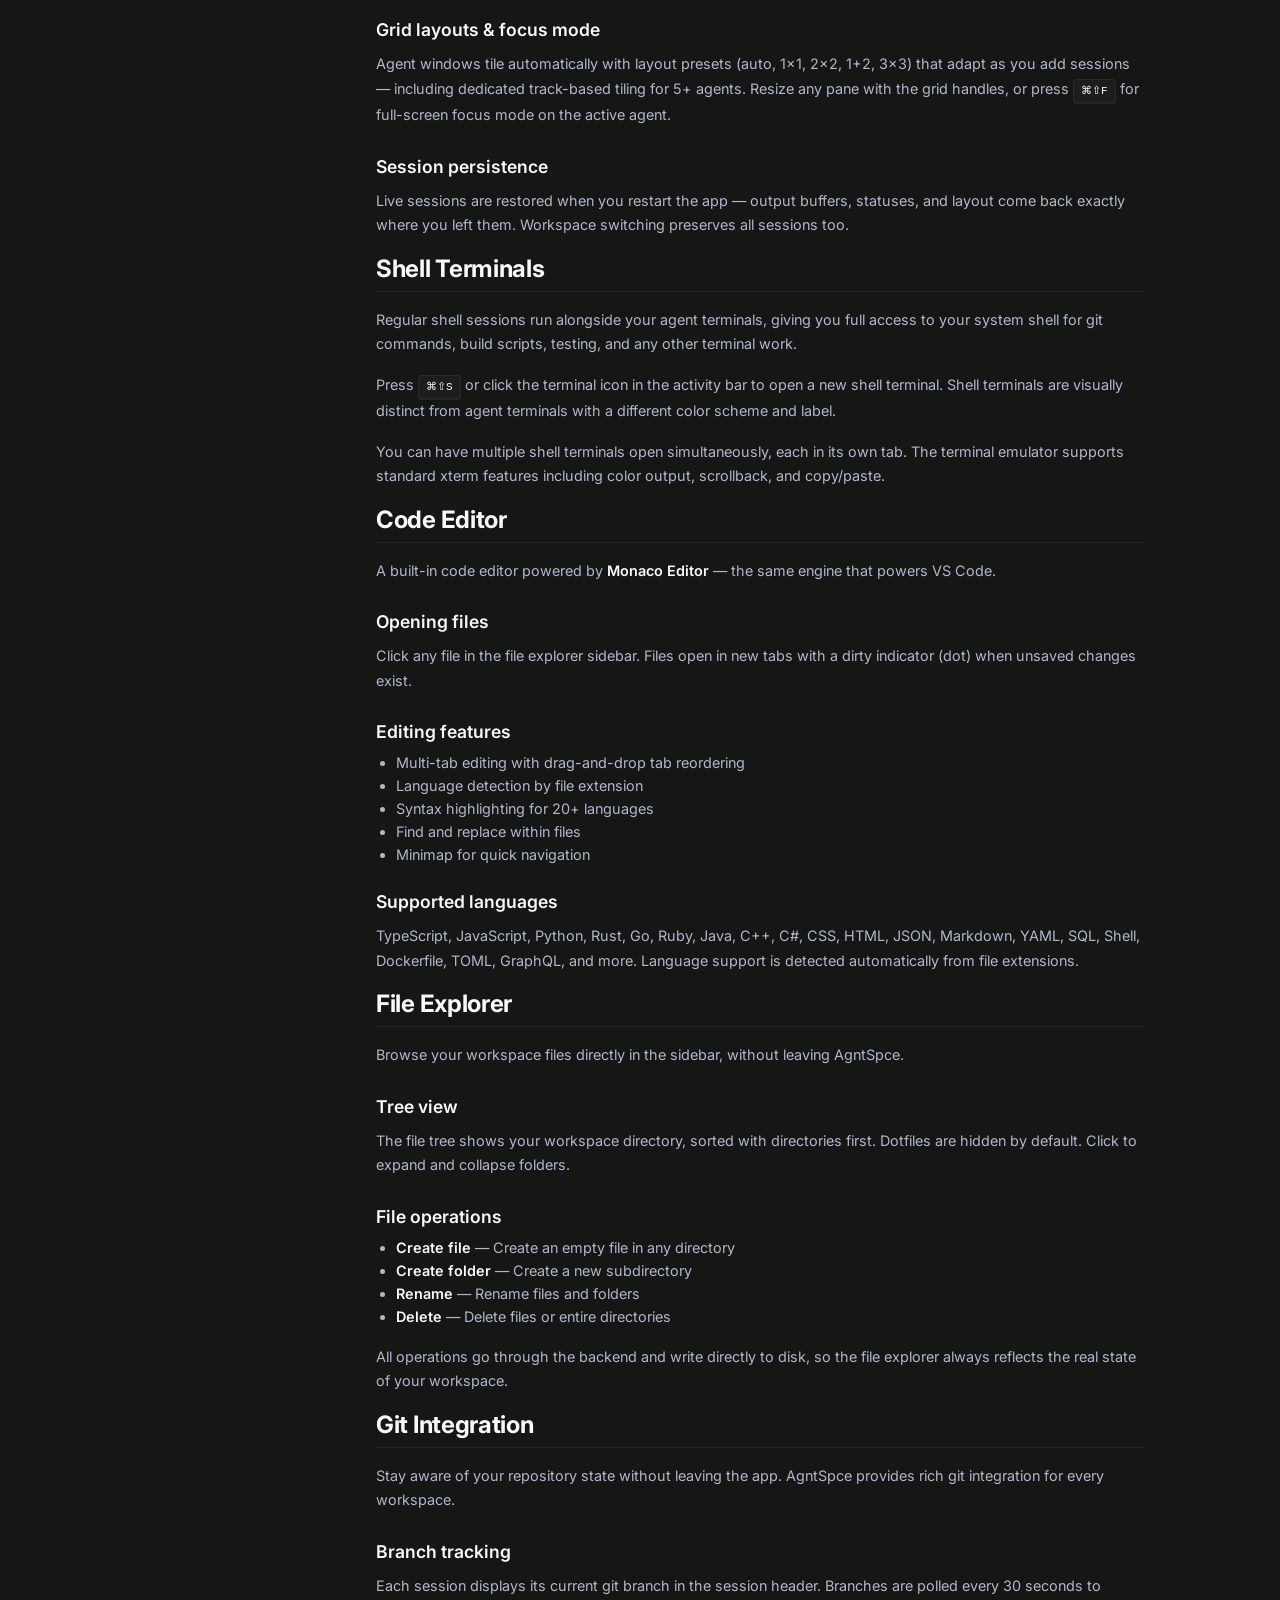
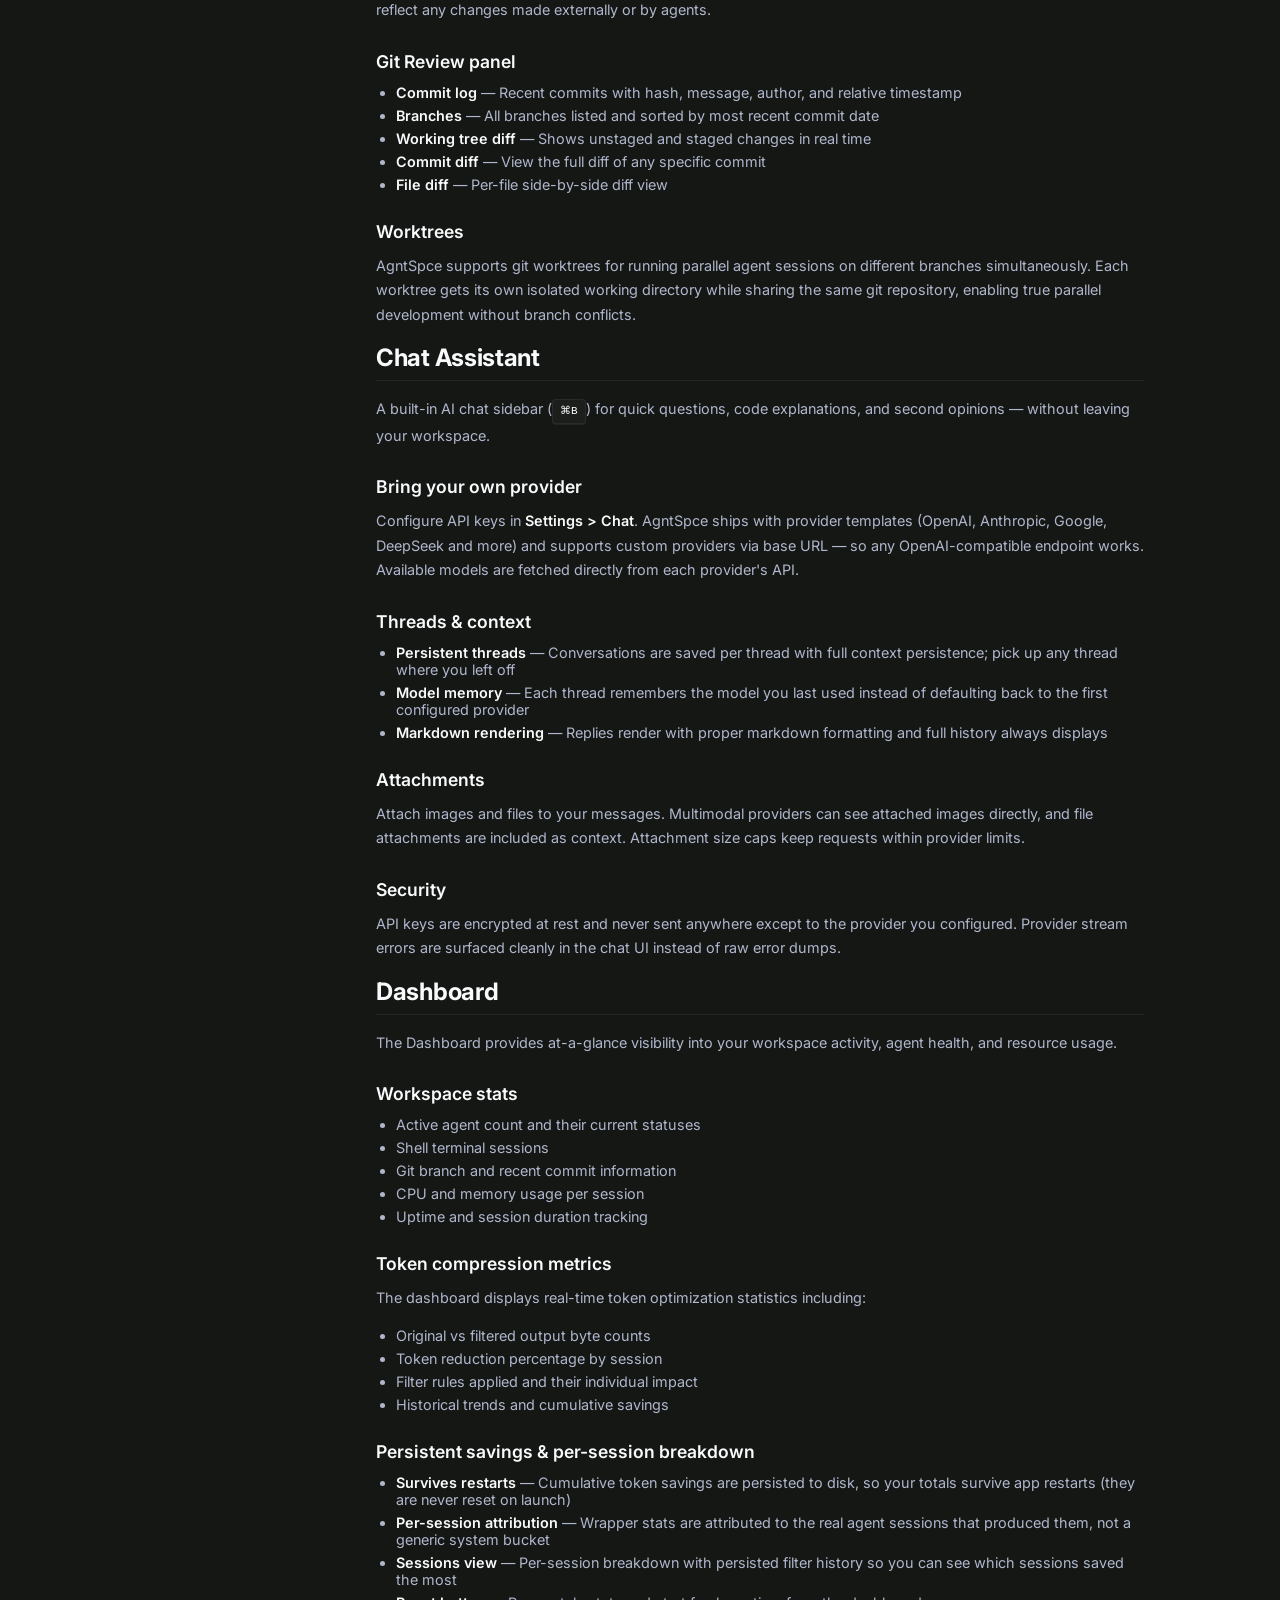
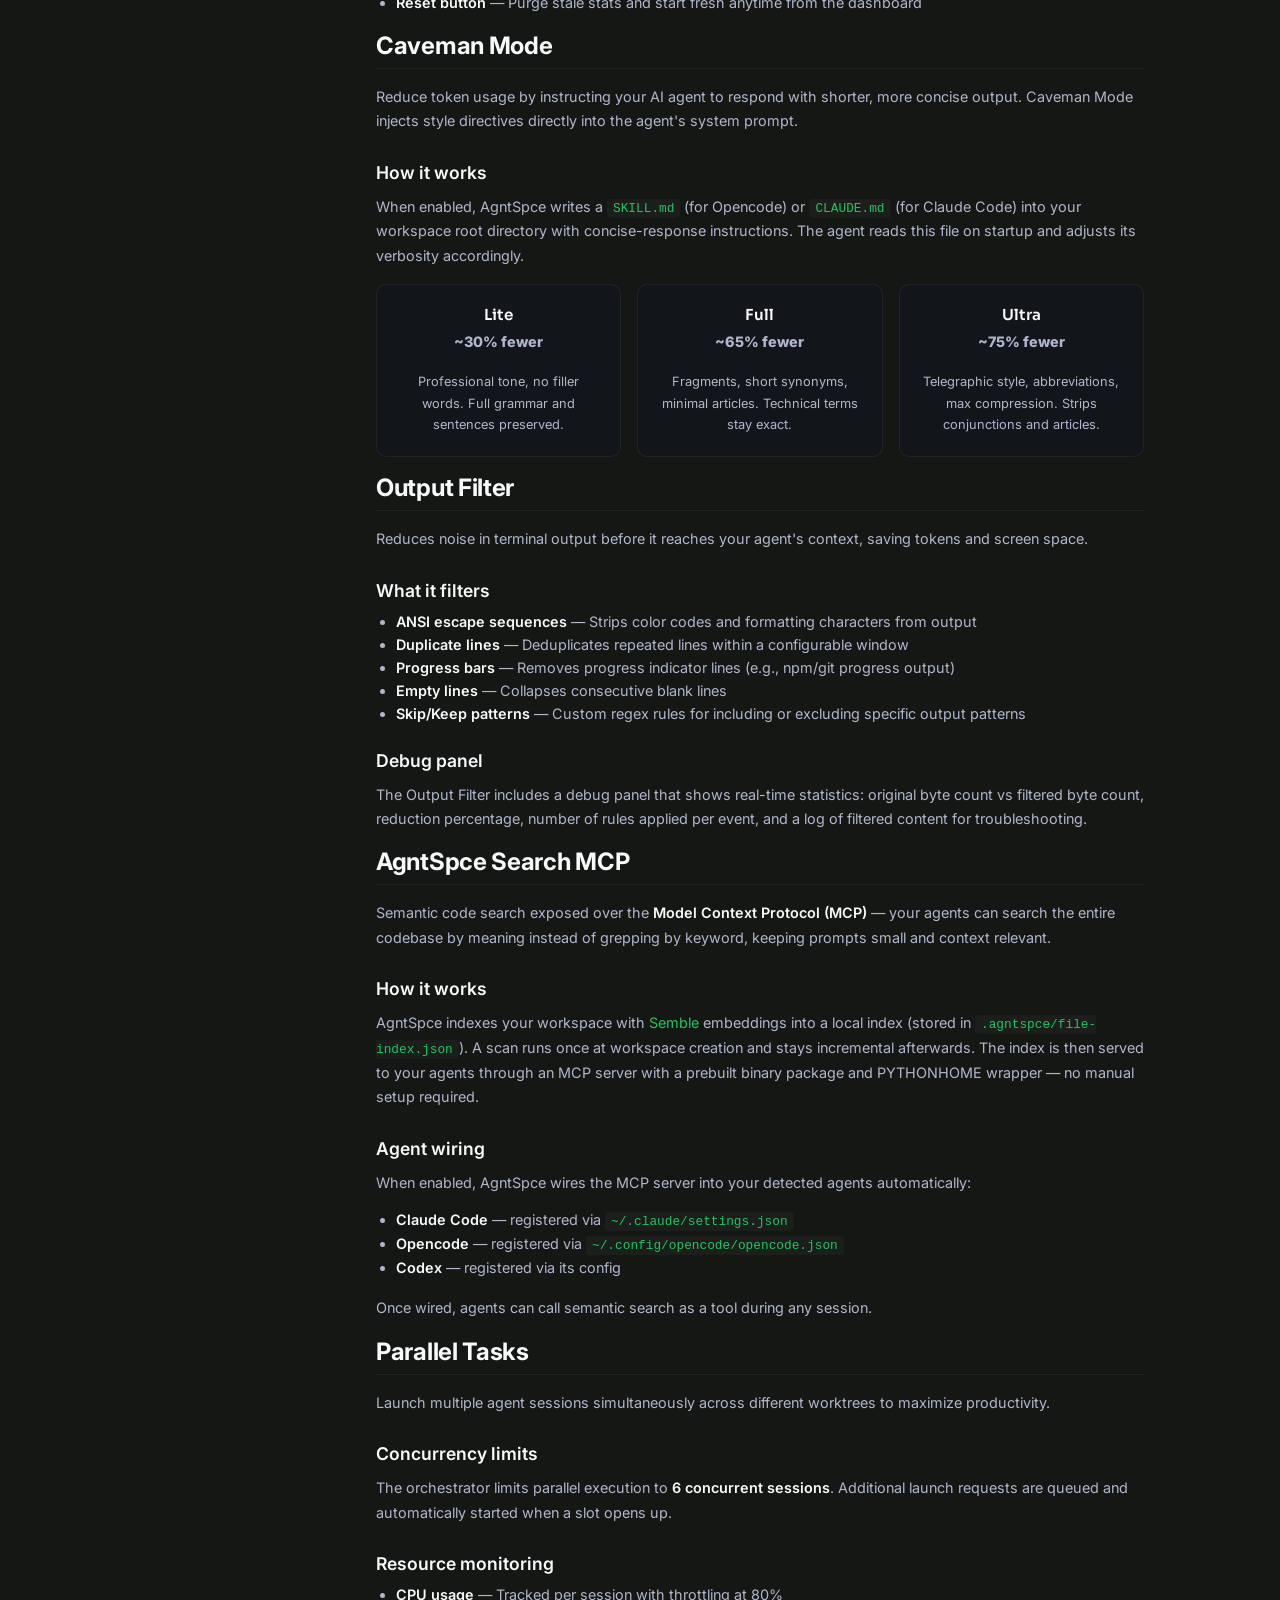
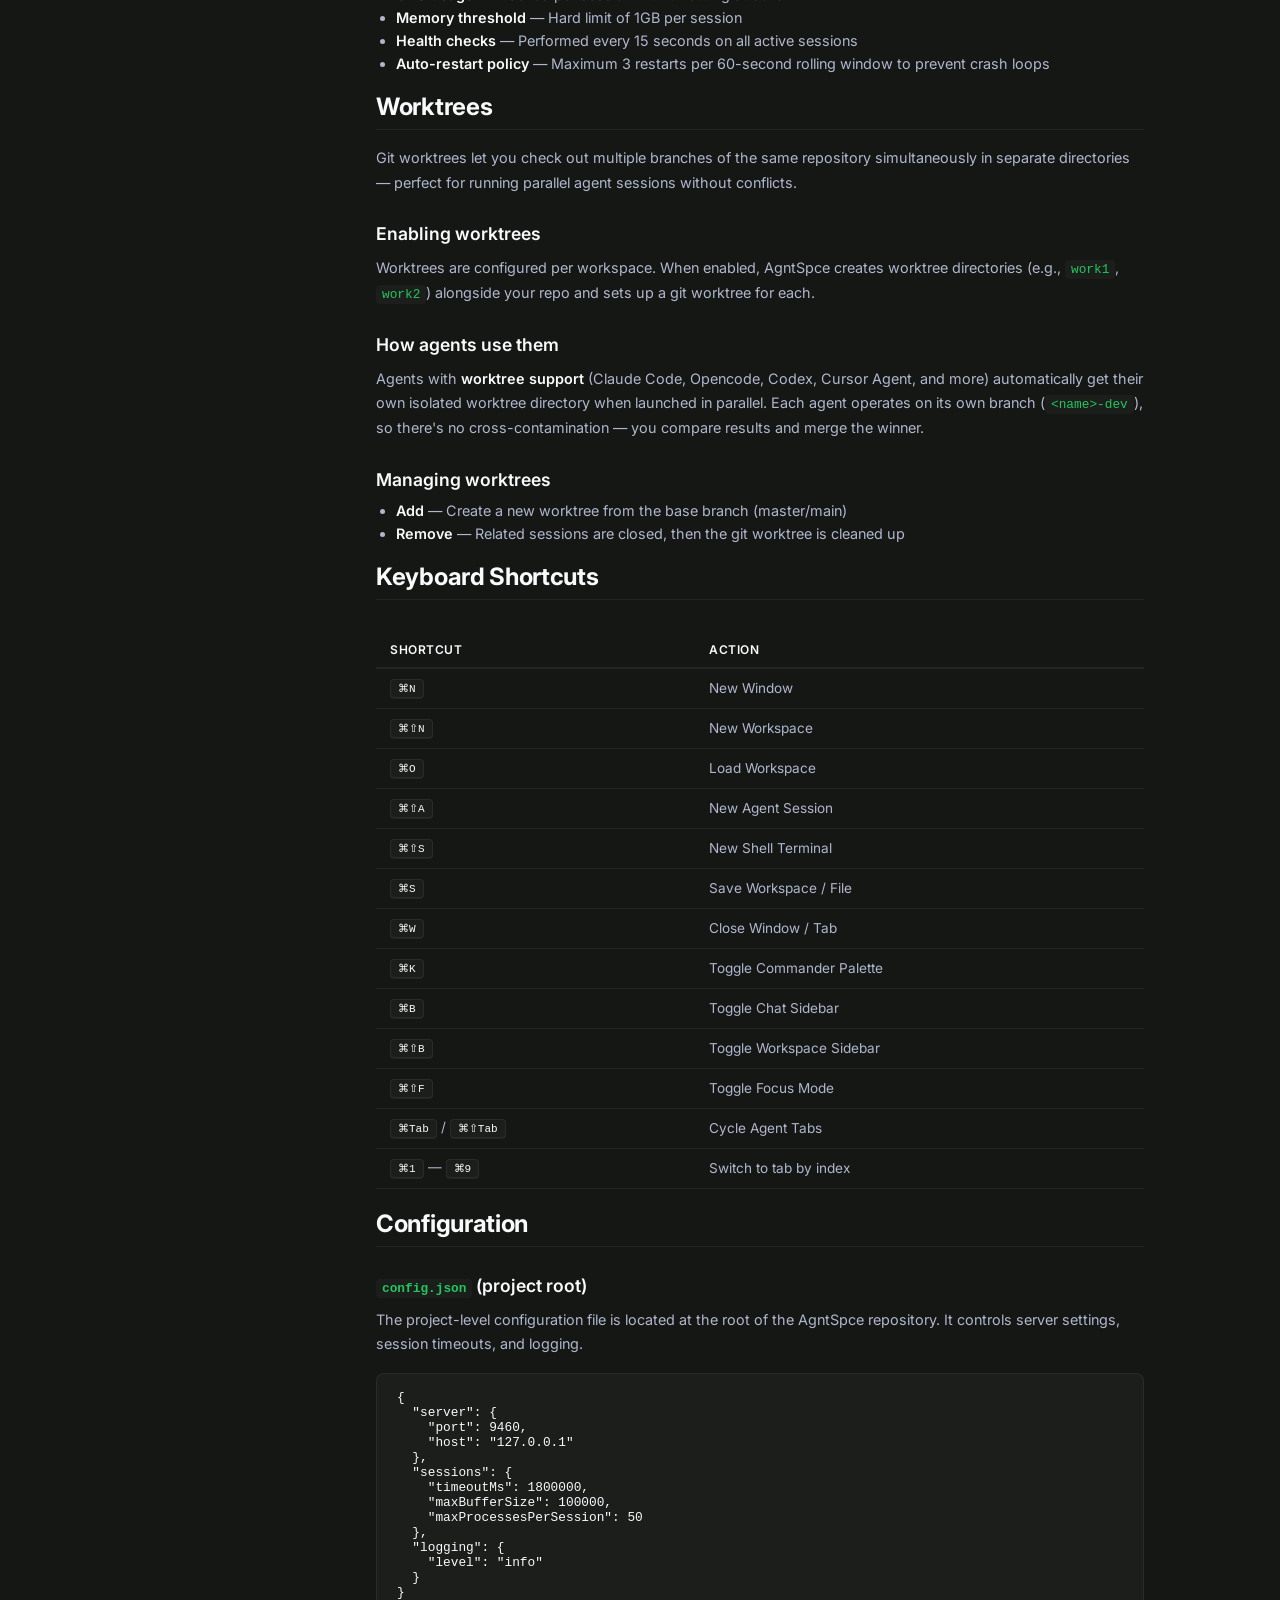
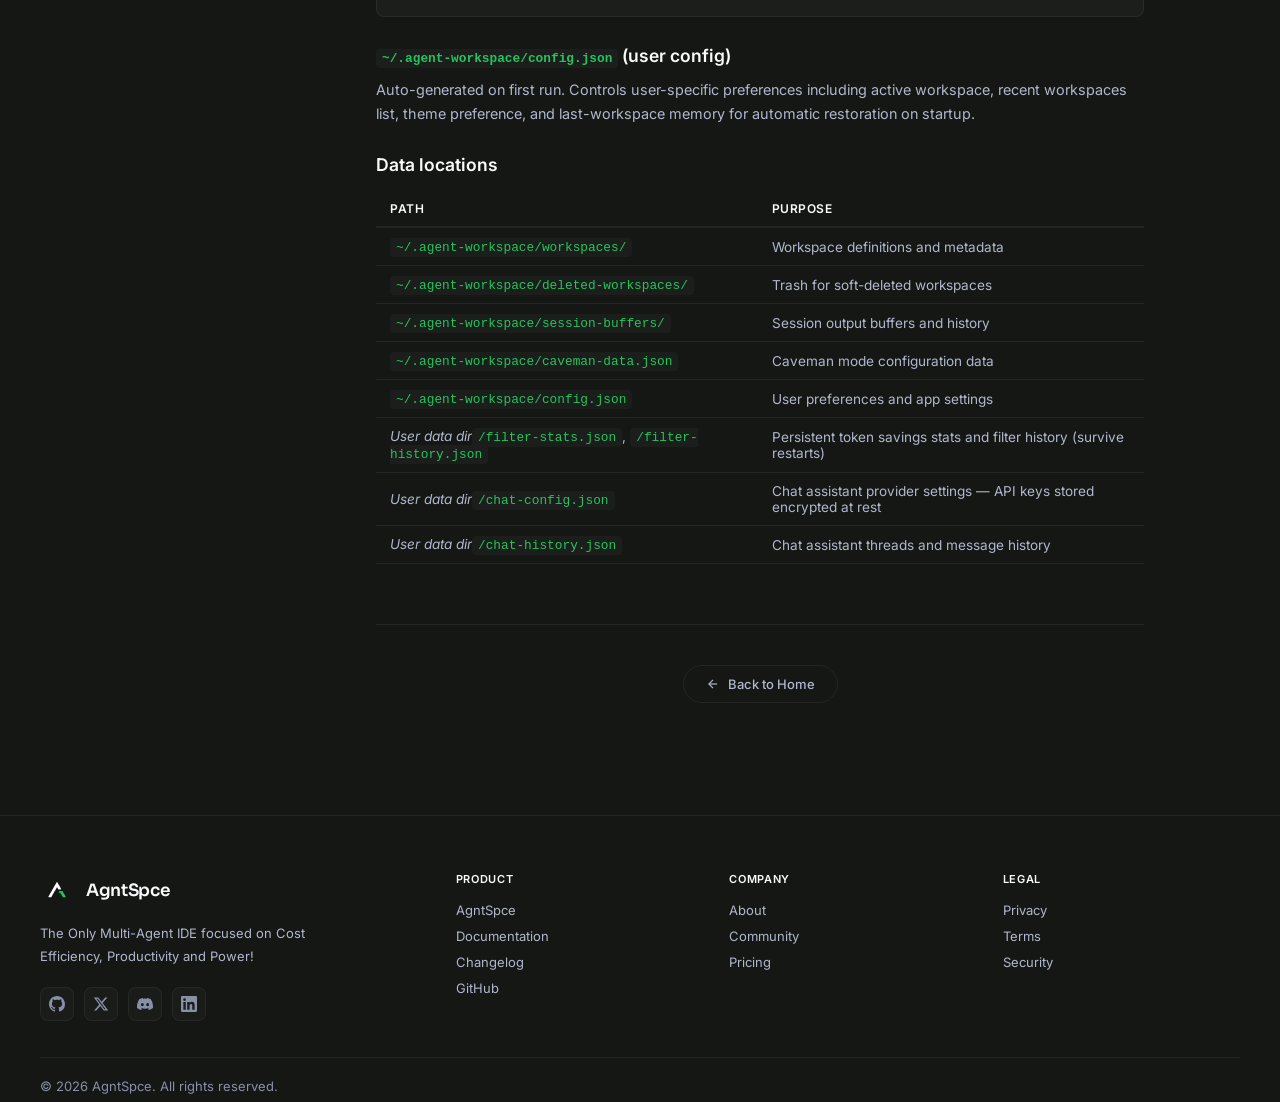
<file: documentation.html>
<!DOCTYPE html>
<html lang="en">
<head>
<meta charset="UTF-8">
<meta name="viewport" content="width=device-width, initial-scale=1.0">
<title>Documentation — AgntSpce</title>
<meta name="description" content="Complete guide to setup, features, configuration, and advanced usage for the Multi-Agent Workspace IDE.">
<meta property="og:title" content="Documentation — AgntSpce">
<meta property="og:description" content="Complete guide to setup, features, configuration, and advanced usage for the Multi-Agent Workspace IDE.">
<meta property="og:type" content="website">
<meta property="og:url" content="https://agntspace.space/documentation">
<meta property="og:site_name" content="AgntSpce">
<meta name="twitter:card" content="summary_large_image">
<meta name="twitter:title" content="Documentation — AgntSpce">
<meta name="twitter:description" content="Complete guide to setup, features, configuration, and advanced usage for the Multi-Agent Workspace IDE.">
<meta property="og:image" content="https://agntspace.space/img/main.png">
<meta name="twitter:image" content="https://agntspace.space/img/main.png">
<link rel="canonical" href="https://agntspace.space/documentation">
<link rel="preconnect" href="https://fonts.googleapis.com">
<link rel="preconnect" href="https://fonts.gstatic.com" crossorigin>
<link href="https://fonts.googleapis.com/css2?family=Inter:wght@400;500;600&family=JetBrains+Mono:wght@500&family=Sora:wght@500;600;700;800&display=swap" rel="stylesheet">
<link rel="icon" type="image/svg+xml" href="favicon.svg">
<link rel="stylesheet" href="style.css">
<script type="application/ld+json">
{
  "@context": "https://schema.org",
  "@type": "Organization",
  "name": "AgntSpce",
  "url": "https://agntspace.space",
  "logo": "https://agntspace.space/logo.svg",
  "description": "The Only Multi-Agent IDE focused on cost efficiency, productivity & power.",
  "sameAs": [
    "https://github.com/AniketWathore/agntspce",
    "https://x.com/AgntSpce",
    "https://linkedin.com/company/agntspce",
    "https://discord.gg/hcwQvggVR"
  ]
}
</script>
</head>
<body class="docs-page">

<header class="site-header" id="site-header">
  <div class="header-inner">
    <a href="index.html" class="logo">
      <img src="logo.svg" alt="AgntSpce" class="logo-img" width="36" height="36">
      <span class="logo-text">AgntSpce</span>
    </a>
    <nav class="nav-desktop">
      <div class="dropdown">
        <button class="dropdown-btn">Product <svg class="arrow" width="12" height="12" viewBox="0 0 24 24" fill="none" stroke="currentColor" stroke-width="2"><path d="M6 9l6 6 6-6"/></svg></button>
        <div class="dropdown-menu">
          <a href="index.html" class="dropdown-item">AgntSpce</a>
          <a href="changelog.html" class="dropdown-item">Changelog</a>
        </div>
      </div>
      <a href="features.html" class="nav-link">Features</a>
      <div class="dropdown">
        <button class="dropdown-btn">Resources <svg class="arrow" width="12" height="12" viewBox="0 0 24 24" fill="none" stroke="currentColor" stroke-width="2"><path d="M6 9l6 6 6-6"/></svg></button>
        <div class="dropdown-menu">
          <a href="documentation.html" class="dropdown-item">Documentation</a>
          <a href="about.html" class="dropdown-item">About</a>
          <a href="community.html" class="dropdown-item">Community</a>
        </div>
      </div>
      <a href="pricing.html" class="nav-link">Pricing</a>
      <a href="download.html" class="nav-cta">
        <svg width="16" height="16" viewBox="0 0 24 24" fill="none" stroke="currentColor" stroke-width="2"><path d="M21 15v4a2 2 0 01-2 2H5a2 2 0 01-2-2v-4"/><polyline points="7 10 12 15 17 10"/><line x1="12" y1="15" x2="12" y2="3"/></svg>
        Download
      </a>
      <a href="https://github.com/AniketWathore/agntspce" target="_blank" rel="noopener" class="nav-github" aria-label="GitHub">
        <svg width="18" height="18" viewBox="0 0 24 24" fill="currentColor"><path d="M12 0c-6.626 0-12 5.373-12 12 0 5.302 3.438 9.8 8.207 11.387.599.111.793-.261.793-.577v-2.234c-3.338.726-4.033-1.416-4.033-1.416-.546-1.387-1.333-1.756-1.333-1.756-1.089-.745.083-.729.083-.729 1.205.084 1.839 1.237 1.839 1.237 1.07 1.834 2.807 1.304 3.492.997.107-.775.418-1.305.762-1.604-2.665-.305-5.467-1.334-5.467-5.931 0-1.311.469-2.381 1.236-3.221-.124-.303-.535-1.524.117-3.176 0 0 1.008-.322 3.301 1.23.957-.266 1.983-.399 3.003-.404 1.02.005 2.047.138 3.006.404 2.291-1.552 3.297-1.23 3.297-1.23.653 1.653.242 2.874.118 3.176.77.84 1.235 1.911 1.235 3.221 0 4.609-2.807 5.624-5.479 5.921.43.372.823 1.102.823 2.222v3.293c0 .319.192.694.801.576 4.765-1.589 8.199-6.086 8.199-11.386 0-6.627-5.373-12-12-12z"/></svg>
      </a>
    </nav>
    <button class="mobile-btn" id="mobile-btn" aria-label="Menu">
      <span></span><span></span><span></span>
    </button>
  </div>
  <div class="mobile-menu" id="mobile-menu">
    <a href="index.html" class="mobile-link">Home</a>
    <a href="features.html" class="mobile-link">Features</a>
    <a href="pricing.html" class="mobile-link">Pricing</a>
    <a href="documentation.html" class="mobile-link" style="color:var(--accent)">Documentation</a>
    <a href="about.html" class="mobile-link">About</a>
    <a href="changelog.html" class="mobile-link">Changelog</a>
    <a href="community.html" class="mobile-link">Community</a>
    <a href="https://github.com/AniketWathore/agntspce" target="_blank" rel="noopener" class="mobile-link">GitHub</a>
    <a href="download.html" class="mobile-cta">Download</a>
  </div>
</header>

<div style="padding-top:var(--nav-height);min-height:100vh">
  <div style="max-width:1200px;margin:0 auto;padding:32px 20px">
    <div style="display:flex;gap:0">
      <aside class="docs-sidebar" id="docs-sidebar">
        <div style="position:sticky;top:calc(var(--nav-height) + 24px);background:var(--bg-surface);border:1px solid var(--border);border-radius:var(--radius-lg);padding:16px;max-height:calc(100vh - var(--nav-height) - 48px);overflow-y:auto">
          <div style="font-size:13px;font-weight:700;color:var(--accent);margin-bottom:16px;padding:0 8px">AgntSpce Docs</div>
          <nav class="sidebar-nav" style="display:flex;flex-direction:column;gap:16px">
            <div>
              <div style="font-size:10px;font-weight:600;text-transform:uppercase;letter-spacing:.06em;color:var(--text-muted);padding:0 8px;margin-bottom:6px">Getting Started</div>
              <a href="#overview" style="display:block;padding:4px 8px;font-size:12px;color:var(--text-secondary);border-radius:var(--radius-sm)">Overview</a>
              <a href="#how-it-works" style="display:block;padding:4px 8px;font-size:12px;color:var(--text-secondary);border-radius:var(--radius-sm)">How It Works</a>
              <a href="#setup" style="display:block;padding:4px 8px;font-size:12px;color:var(--text-secondary);border-radius:var(--radius-sm)">Setup Guide</a>
              <a href="#first-workspace" style="display:block;padding:4px 8px;font-size:12px;color:var(--text-secondary);border-radius:var(--radius-sm)">Your First Workspace</a>
            </div>
            <div>
              <div style="font-size:10px;font-weight:600;text-transform:uppercase;letter-spacing:.06em;color:var(--text-muted);padding:0 8px;margin-bottom:6px">Core Features</div>
              <a href="#workspaces" style="display:block;padding:4px 8px;font-size:12px;color:var(--text-secondary);border-radius:var(--radius-sm)">Workspaces</a>
              <a href="#agent-terminals" style="display:block;padding:4px 8px;font-size:12px;color:var(--text-secondary);border-radius:var(--radius-sm)">Agent Terminals</a>
              <a href="#shell-terminals" style="display:block;padding:4px 8px;font-size:12px;color:var(--text-secondary);border-radius:var(--radius-sm)">Shell Terminals</a>
              <a href="#code-editor" style="display:block;padding:4px 8px;font-size:12px;color:var(--text-secondary);border-radius:var(--radius-sm)">Code Editor</a>
              <a href="#file-explorer" style="display:block;padding:4px 8px;font-size:12px;color:var(--text-secondary);border-radius:var(--radius-sm)">File Explorer</a>
              <a href="#git-integration" style="display:block;padding:4px 8px;font-size:12px;color:var(--text-secondary);border-radius:var(--radius-sm)">Git Integration</a>
              <a href="#chat-assistant" style="display:block;padding:4px 8px;font-size:12px;color:var(--text-secondary);border-radius:var(--radius-sm)">Chat Assistant</a>
              <a href="#dashboard" style="display:block;padding:4px 8px;font-size:12px;color:var(--text-secondary);border-radius:var(--radius-sm)">Dashboard</a>
            </div>
            <div>
              <div style="font-size:10px;font-weight:600;text-transform:uppercase;letter-spacing:.06em;color:var(--text-muted);padding:0 8px;margin-bottom:6px">Advanced</div>
              <a href="#caveman-mode" style="display:block;padding:4px 8px;font-size:12px;color:var(--text-secondary);border-radius:var(--radius-sm)">Caveman Mode</a>
              <a href="#output-filter" style="display:block;padding:4px 8px;font-size:12px;color:var(--text-secondary);border-radius:var(--radius-sm)">Output Filter</a>
              <a href="#search-mcp" style="display:block;padding:4px 8px;font-size:12px;color:var(--text-secondary);border-radius:var(--radius-sm)">Search MCP</a>
              <a href="#parallel-tasks" style="display:block;padding:4px 8px;font-size:12px;color:var(--text-secondary);border-radius:var(--radius-sm)">Parallel Tasks</a>
              <a href="#worktrees" style="display:block;padding:4px 8px;font-size:12px;color:var(--text-secondary);border-radius:var(--radius-sm)">Worktrees</a>
              <a href="#shortcuts" style="display:block;padding:4px 8px;font-size:12px;color:var(--text-secondary);border-radius:var(--radius-sm)">Keyboard Shortcuts</a>
              <a href="#configuration" style="display:block;padding:4px 8px;font-size:12px;color:var(--text-secondary);border-radius:var(--radius-sm)">Configuration</a>
            </div>
          </nav>
        </div>
      </aside>
      <style>@media(min-width:1024px){#docs-sidebar{display:block!important}}</style>

      <main class="docs-content" style="flex:1;min-width:0;max-width:800px;margin:0 auto;padding:0 16px 80px">
        <section id="overview">
          <h1 style="font-family:var(--font-display);font-size:clamp(28px,3.5vw,40px);font-weight:800;letter-spacing:-.03em;margin-bottom:8px">AgntSpce</h1>
          <p class="lead">An open source desktop workspace for running and monitoring AI coding agents inside PTY-backed terminals.</p>
          <p>AgntSpce combines workspace management, agent launches, live terminal output, git-aware status tracking, and token-compression metrics in one unified interface. It runs entirely locally — no cloud dependency, no account required, no data ever leaves your machine.</p>
          <div class="info-box">
            <strong>Requirements</strong>
            <ul>
              <li><strong>macOS</strong> (Apple Silicon or Intel) or <strong>Windows</strong> 10 / 11 x64 (beta) — Linux builds coming soon</li>
              <li><strong>Node.js 18+</strong> and npm (only needed when building from source)</li>
              <li><strong>Git</strong> installed</li>
              <li>One or more <strong>AI coding CLI tools</strong> — Claude Code, Opencode, Codex, Gemini CLI, or any PTY-compatible agent</li>
            </ul>
          </div>
        </section>

        <section id="how-it-works">
          <h2>How It Works</h2>
          <p>AgntSpce is built around one idea: instead of running your AI coding agents in separate terminals and paying for every wasted token, bring them together in a single local workspace where they can work side by side.</p>
          <h3>The workflow</h3>
          <ol>
            <li><strong>Create a workspace</strong> pointing at any local folder or git repository.</li>
            <li><strong>Launch your agents</strong> — Claude Code, Codex, Opencode, Gemini CLI, and more — each in its own isolated PTY-backed terminal.</li>
            <li><strong>Watch them work</strong> with live streaming output, status detection (idle, busy, waiting, exited), and a dashboard of activity.</li>
            <li><strong>Cut token costs</strong> — RTK output compression, caveman mode, and semantic search reduce what goes into every agent's context.</li>
            <li><strong>Orchestrate in parallel</strong> — fan tasks out across isolated git worktrees, compare results, and merge the winner.</li>
          </ol>
          <h3>What makes it different</h3>
          <ul>
            <li><strong>Local-first</strong> — everything runs on your machine, no cloud, no account.</li>
            <li><strong>Token reduction on every layer</strong> — compression, filtering, and search keep costs low without losing context.</li>
            <li><strong>Zero-config orchestration</strong> — AgntSpce auto-detects your installed agents and wires them up.</li>
            <li><strong>Everything in one place</strong> — editor, git review, shell terminals, commander palette, and file explorer ship in the box.</li>
          </ul>
        </section>

        <section id="setup">
          <h2>Setup Guide</h2>
          <p>Install AgntSpce and get it running on your machine in minutes.</p>
          <h3>Download the app</h3>
          <p>The easiest way to get started is to grab the latest installer from the <a href="download.html" style="color:var(--accent)">Download page</a> — open the <code>.dmg</code> on macOS (Apple Silicon) or run the <code>.exe</code> installer on Windows 10/11. A Linux build is coming soon.</p>
          <div class="info-box" style="border-color:rgba(34,197,94,.25)">
            <strong>Note for Windows users</strong>
            <p style="margin:8px 0 0">The Windows build is in beta and may have issues. If you run into problems, please <a href="https://github.com/AniketWathore/agntspce/issues" target="_blank" rel="noopener" style="color:var(--accent)">raise an issue on GitHub</a>.</p>
          </div>
          <h3>Install from source</h3>
          <p>Prefer to build it yourself? The app is fully open source. Clone the repository and follow the steps below.</p>
          <h3>Install dependencies</h3>
          <div class="code-block"><pre><code>npm install</code></pre></div>
          <h3>Run in development</h3>
          <div class="code-block"><pre><code>npm run dev</code></pre></div>
          <p>This starts the Vite dev server and the Electron app in development mode. The web server runs on <code>127.0.0.1:9460</code> and the Electron window attaches to it automatically.</p>
          <h3>Build for production</h3>
          <div class="code-block"><pre><code>npm run build</code></pre></div>
          <h3>Package as Electron app</h3>
          <div class="code-block"><pre><code>npm run electron:build</code></pre></div>
          <p>Outputs platform-specific installers: <code>.dmg</code> (macOS), <code>.exe</code> (Windows), or <code>.AppImage</code> (Linux) depending on your build platform.</p>
          <h3>Preview the built app</h3>
          <div class="code-block"><pre><code>npm run electron:preview</code></pre></div>
          <p>Launches the packaged Electron app without rebuilding, useful for quick testing after <code>electron:build</code>.</p>
        </section>

        <section id="first-workspace">
          <h2>Your First Workspace</h2>
          <p>A workspace is the core unit of AgntSpce — it points to a local directory or git repository and contains all your agent sessions, terminal outputs, and workspace metadata.</p>
          <h3>1. Open the Create Workspace dialog</h3>
          <p>Click the <strong>Create Workspace</strong> button in the sidebar, or use the keyboard shortcut <kbd>⌘⇧N</kbd>.</p>
          <h3>2. Choose a source</h3>
          <p>You can create a workspace from:</p>
          <ul>
            <li><strong>Local folder</strong> — Browse and select any directory on your machine</li>
            <li><strong>Git URL</strong> — Clone a remote repository (requires <code>gh</code> CLI authentication for private repos)</li>
          </ul>
          <div class="code-block"><pre><code># Or clone from the command line first:
git clone https://github.com/user/repo.git ~/AgntSpce/my-project</code></pre></div>
          <h3>3. Launch an agent</h3>
          <p>With your workspace active, click the <strong>+</strong> button in the terminal area or press <kbd>⌘⇧A</kbd> to open the agent picker. Select your preferred AI coding agent, configure the mode and flags, then launch.</p>
          <h3>4. Start working</h3>
          <p>Your agent terminal is now ready. You can also open a shell terminal (<kbd>⌘⇧S</kbd>), browse files, or open the code editor. The workspace remembers your session layout across restarts.</p>
        </section>

        <section id="workspaces">
          <h2>Workspaces</h2>
          <p>Workspaces are the foundation of AgntSpce. Each workspace has its own set of agent sessions, shell terminals, git context, file explorer state, and editor tabs.</p>
          <h3>Creating a workspace</h3>
          <p>Click <strong>Create Workspace</strong> in sidebar, or use the command palette (<kbd>⌘K</kbd>). You can create from:</p>
          <ul>
            <li><strong>Local directory</strong> — Picks any folder on disk and uses it as the workspace root</li>
            <li><strong>Git URL</strong> — Clones the repository to <code>~/AgntSpce/&lt;name&gt;</code> and sets up the workspace</li>
          </ul>
          <h3>Switching workspaces</h3>
          <p>Click a workspace in the sidebar to switch. All your sessions are preserved and will be restored when you switch back. The workspace switcher shows the current git branch and agent status for each workspace.</p>
          <h3>Managing workspaces</h3>
          <ul>
            <li><strong>Rename</strong> — Right-click and select Rename, or edit the name inline</li>
            <li><strong>Duplicate</strong> — File &gt; Duplicate Workspace creates a copy with a new ID</li>
            <li><strong>Export/Import</strong> — File &gt; Save As exports the workspace config; Load imports it</li>
            <li><strong>Delete</strong> — Moves to trash (soft-delete, restorable from trash panel)</li>
          </ul>
          <h3>Workspace configuration</h3>
          <p>Each workspace stores its metadata locally in <code>~/.agent-workspace/workspaces/&lt;id&gt;.json</code>:</p>
          <ul>
            <li>Repository path and type (local / git)</li>
            <li>Worktree configuration</li>
            <li>Environment variables</li>
            <li>Setup and teardown scripts</li>
            <li>UI layout preferences</li>
          </ul>
        </section>

        <section id="agent-terminals">
          <h2>Agent Terminals</h2>
          <p>Launch and manage AI coding agent sessions directly inside AgntSpce. Each agent runs in its own PTY-backed terminal with full IO streaming, status tracking, and output filtering.</p>
          <h3>Supported agents</h3>
          <div style="overflow-x:auto"><table>
            <thead><tr><th>Agent</th><th>Modes</th><th>Parallel</th><th>Worktree</th></tr></thead>
            <tbody>
              <tr><td>Claude Code</td><td>fresh, continue, resume</td><td>✓</td><td>✓</td></tr>
              <tr><td>Opencode</td><td>fresh, continue</td><td>✓</td><td>✓</td></tr>
              <tr><td>Codex</td><td>fresh, continue, resume</td><td>✓</td><td>✓</td></tr>
              <tr><td>Gemini CLI</td><td>fresh</td><td>✗</td><td>✗</td></tr>
              <tr><td>Cursor Agent</td><td>fresh, continue</td><td>✓</td><td>✓</td></tr>
              <tr><td>Copilot</td><td>fresh, explain, suggest</td><td>✗</td><td>✗</td></tr>
              <tr><td>Mastra Code</td><td>fresh, continue, agent</td><td>✓</td><td>✓</td></tr>
              <tr><td>Droid</td><td>fresh, review, plan</td><td>✓</td><td>✓</td></tr>
              <tr><td>Amp</td><td>fresh, continue, agent</td><td>✓</td><td>✓</td></tr>
              <tr><td>Pi</td><td>fresh, chat, review</td><td>✓</td><td>✓</td></tr>
            </tbody>
          </table></div>
          <h3>Launching an agent</h3>
          <p>Click the <strong>+</strong> button in the terminal tab bar or press <kbd>⌘⇧A</kbd>. A picker dialog shows all available agents detected on your system. You can configure the launch mode, CLI flags, model selection, reasoning effort, and verbosity level before starting.</p>
          <h3>Status indicators</h3>
          <ul>
            <li><span class="status-dot idle"></span> <strong>Idle</strong> — Agent is running and waiting for input</li>
            <li><span class="status-dot busy"></span> <strong>Busy</strong> — Agent is actively executing a task</li>
            <li><span class="status-dot waiting"></span> <strong>Waiting</strong> — Agent is prompting for user permission or input</li>
            <li><span class="status-dot exited"></span> <strong>Exited</strong> — Process has terminated (may auto-restart)</li>
          </ul>
          <h3>Auto-restart</h3>
          <p>Claude Code sessions can be configured to auto-restart when they exit. Enable this behavior in Settings &gt; Agent &gt; Auto-restart. This is useful for long-running development workflows where the agent should resume after completing a task.</p>
          <h3>Grid layouts &amp; focus mode</h3>
          <p>Agent windows tile automatically with layout presets (auto, 1×1, 2×2, 1+2, 3×3) that adapt as you add sessions — including dedicated track-based tiling for 5+ agents. Resize any pane with the grid handles, or press <kbd>⌘⇧F</kbd> for full-screen focus mode on the active agent.</p>
          <h3>Session persistence</h3>
          <p>Live sessions are restored when you restart the app — output buffers, statuses, and layout come back exactly where you left them. Workspace switching preserves all sessions too.</p>
        </section>

        <section id="shell-terminals">
          <h2>Shell Terminals</h2>
          <p>Regular shell sessions run alongside your agent terminals, giving you full access to your system shell for git commands, build scripts, testing, and any other terminal work.</p>
          <p>Press <kbd>⌘⇧S</kbd> or click the terminal icon in the activity bar to open a new shell terminal. Shell terminals are visually distinct from agent terminals with a different color scheme and label.</p>
          <p>You can have multiple shell terminals open simultaneously, each in its own tab. The terminal emulator supports standard xterm features including color output, scrollback, and copy/paste.</p>
        </section>

        <section id="code-editor">
          <h2>Code Editor</h2>
          <p>A built-in code editor powered by <strong>Monaco Editor</strong> — the same engine that powers VS Code.</p>
          <h3>Opening files</h3>
          <p>Click any file in the file explorer sidebar. Files open in new tabs with a dirty indicator (dot) when unsaved changes exist.</p>
          <h3>Editing features</h3>
          <ul>
            <li>Multi-tab editing with drag-and-drop tab reordering</li>
            <li>Language detection by file extension</li>
            <li>Syntax highlighting for 20+ languages</li>
            <li>Find and replace within files</li>
            <li>Minimap for quick navigation</li>
          </ul>
          <h3>Supported languages</h3>
          <p>TypeScript, JavaScript, Python, Rust, Go, Ruby, Java, C++, C#, CSS, HTML, JSON, Markdown, YAML, SQL, Shell, Dockerfile, TOML, GraphQL, and more. Language support is detected automatically from file extensions.</p>
        </section>

        <section id="file-explorer">
          <h2>File Explorer</h2>
          <p>Browse your workspace files directly in the sidebar, without leaving AgntSpce.</p>
          <h3>Tree view</h3>
          <p>The file tree shows your workspace directory, sorted with directories first. Dotfiles are hidden by default. Click to expand and collapse folders.</p>
          <h3>File operations</h3>
          <ul>
            <li><strong>Create file</strong> — Create an empty file in any directory</li>
            <li><strong>Create folder</strong> — Create a new subdirectory</li>
            <li><strong>Rename</strong> — Rename files and folders</li>
            <li><strong>Delete</strong> — Delete files or entire directories</li>
          </ul>
          <p>All operations go through the backend and write directly to disk, so the file explorer always reflects the real state of your workspace.</p>
        </section>

        <section id="git-integration">
          <h2>Git Integration</h2>
          <p>Stay aware of your repository state without leaving the app. AgntSpce provides rich git integration for every workspace.</p>
          <h3>Branch tracking</h3>
          <p>Each session displays its current git branch in the session header. Branches are polled every 30 seconds to reflect any changes made externally or by agents.</p>
          <h3>Git Review panel</h3>
          <ul>
            <li><strong>Commit log</strong> — Recent commits with hash, message, author, and relative timestamp</li>
            <li><strong>Branches</strong> — All branches listed and sorted by most recent commit date</li>
            <li><strong>Working tree diff</strong> — Shows unstaged and staged changes in real time</li>
            <li><strong>Commit diff</strong> — View the full diff of any specific commit</li>
            <li><strong>File diff</strong> — Per-file side-by-side diff view</li>
          </ul>
          <h3>Worktrees</h3>
          <p>AgntSpce supports git worktrees for running parallel agent sessions on different branches simultaneously. Each worktree gets its own isolated working directory while sharing the same git repository, enabling true parallel development without branch conflicts.</p>
        </section>

        <section id="chat-assistant">
          <h2>Chat Assistant</h2>
          <p>A built-in AI chat sidebar (<kbd>⌘B</kbd>) for quick questions, code explanations, and second opinions — without leaving your workspace.</p>
          <h3>Bring your own provider</h3>
          <p>Configure API keys in <strong>Settings &gt; Chat</strong>. AgntSpce ships with provider templates (OpenAI, Anthropic, Google, DeepSeek and more) and supports custom providers via base URL — so any OpenAI-compatible endpoint works. Available models are fetched directly from each provider's API.</p>
          <h3>Threads &amp; context</h3>
          <ul>
            <li><strong>Persistent threads</strong> — Conversations are saved per thread with full context persistence; pick up any thread where you left off</li>
            <li><strong>Model memory</strong> — Each thread remembers the model you last used instead of defaulting back to the first configured provider</li>
            <li><strong>Markdown rendering</strong> — Replies render with proper markdown formatting and full history always displays</li>
          </ul>
          <h3>Attachments</h3>
          <p>Attach images and files to your messages. Multimodal providers can see attached images directly, and file attachments are included as context. Attachment size caps keep requests within provider limits.</p>
          <h3>Security</h3>
          <p>API keys are encrypted at rest and never sent anywhere except to the provider you configured. Provider stream errors are surfaced cleanly in the chat UI instead of raw error dumps.</p>
        </section>

        <section id="dashboard">
          <h2>Dashboard</h2>
          <p>The Dashboard provides at-a-glance visibility into your workspace activity, agent health, and resource usage.</p>
          <h3>Workspace stats</h3>
          <ul>
            <li>Active agent count and their current statuses</li>
            <li>Shell terminal sessions</li>
            <li>Git branch and recent commit information</li>
            <li>CPU and memory usage per session</li>
            <li>Uptime and session duration tracking</li>
          </ul>
          <h3>Token compression metrics</h3>
          <p>The dashboard displays real-time token optimization statistics including:</p>
          <ul>
            <li>Original vs filtered output byte counts</li>
            <li>Token reduction percentage by session</li>
            <li>Filter rules applied and their individual impact</li>
            <li>Historical trends and cumulative savings</li>
          </ul>
          <h3>Persistent savings &amp; per-session breakdown</h3>
          <ul>
            <li><strong>Survives restarts</strong> — Cumulative token savings are persisted to disk, so your totals survive app restarts (they are never reset on launch)</li>
            <li><strong>Per-session attribution</strong> — Wrapper stats are attributed to the real agent sessions that produced them, not a generic system bucket</li>
            <li><strong>Sessions view</strong> — Per-session breakdown with persisted filter history so you can see which sessions saved the most</li>
            <li><strong>Reset button</strong> — Purge stale stats and start fresh anytime from the dashboard</li>
          </ul>
        </section>

        <section id="caveman-mode">
          <h2>Caveman Mode</h2>
          <p>Reduce token usage by instructing your AI agent to respond with shorter, more concise output. Caveman Mode injects style directives directly into the agent's system prompt.</p>
          <h3>How it works</h3>
          <p>When enabled, AgntSpce writes a <code>SKILL.md</code> (for Opencode) or <code>CLAUDE.md</code> (for Claude Code) into your workspace root directory with concise-response instructions. The agent reads this file on startup and adjusts its verbosity accordingly.</p>
          <div class="level-cards" style="display:grid;grid-template-columns:repeat(auto-fit,minmax(160px,1fr));gap:16px;margin:16px 0">
            <div class="level-card" style="padding:20px;text-align:center">
              <h4 style="font-family:var(--font-display);font-size:.95rem;font-weight:600;margin-bottom:6px;color:var(--text)">Lite</h4>
              <p class="level-reduction">~30% fewer</p>
              <p style="font-size:.8rem;color:var(--text-secondary);margin-bottom:0">Professional tone, no filler words. Full grammar and sentences preserved.</p>
            </div>
            <div class="level-card" style="padding:20px;text-align:center">
              <h4 style="font-family:var(--font-display);font-size:.95rem;font-weight:600;margin-bottom:6px;color:var(--text)">Full</h4>
              <p class="level-reduction">~65% fewer</p>
              <p style="font-size:.8rem;color:var(--text-secondary);margin-bottom:0">Fragments, short synonyms, minimal articles. Technical terms stay exact.</p>
            </div>
            <div class="level-card" style="padding:20px;text-align:center">
              <h4 style="font-family:var(--font-display);font-size:.95rem;font-weight:600;margin-bottom:6px;color:var(--text)">Ultra</h4>
              <p class="level-reduction">~75% fewer</p>
              <p style="font-size:.8rem;color:var(--text-secondary);margin-bottom:0">Telegraphic style, abbreviations, max compression. Strips conjunctions and articles.</p>
            </div>
          </div>
        </section>

        <section id="output-filter">
          <h2>Output Filter</h2>
          <p>Reduces noise in terminal output before it reaches your agent's context, saving tokens and screen space.</p>
          <h3>What it filters</h3>
          <ul>
            <li><strong>ANSI escape sequences</strong> — Strips color codes and formatting characters from output</li>
            <li><strong>Duplicate lines</strong> — Deduplicates repeated lines within a configurable window</li>
            <li><strong>Progress bars</strong> — Removes progress indicator lines (e.g., npm/git progress output)</li>
            <li><strong>Empty lines</strong> — Collapses consecutive blank lines</li>
            <li><strong>Skip/Keep patterns</strong> — Custom regex rules for including or excluding specific output patterns</li>
          </ul>
          <h3>Debug panel</h3>
          <p>The Output Filter includes a debug panel that shows real-time statistics: original byte count vs filtered byte count, reduction percentage, number of rules applied per event, and a log of filtered content for troubleshooting.</p>
        </section>

        <section id="search-mcp">
          <h2>AgntSpce Search MCP</h2>
          <p>Semantic code search exposed over the <strong>Model Context Protocol (MCP)</strong> — your agents can search the entire codebase by meaning instead of grepping by keyword, keeping prompts small and context relevant.</p>
          <h3>How it works</h3>
          <p>AgntSpce indexes your workspace with <a href="https://github.com/MinishLab/semble" target="_blank" rel="noopener" style="color:var(--accent)">Semble</a> embeddings into a local index (stored in <code>.agntspce/file-index.json</code>). A scan runs once at workspace creation and stays incremental afterwards. The index is then served to your agents through an MCP server with a prebuilt binary package and PYTHONHOME wrapper — no manual setup required.</p>
          <h3>Agent wiring</h3>
          <p>When enabled, AgntSpce wires the MCP server into your detected agents automatically:</p>
          <ul>
            <li><strong>Claude Code</strong> — registered via <code>~/.claude/settings.json</code></li>
            <li><strong>Opencode</strong> — registered via <code>~/.config/opencode/opencode.json</code></li>
            <li><strong>Codex</strong> — registered via its config</li>
          </ul>
          <p>Once wired, agents can call semantic search as a tool during any session.</p>
        </section>

        <section id="parallel-tasks">
          <h2>Parallel Tasks</h2>
          <p>Launch multiple agent sessions simultaneously across different worktrees to maximize productivity.</p>
          <h3>Concurrency limits</h3>
          <p>The orchestrator limits parallel execution to <strong>6 concurrent sessions</strong>. Additional launch requests are queued and automatically started when a slot opens up.</p>
          <h3>Resource monitoring</h3>
          <ul>
            <li><strong>CPU usage</strong> — Tracked per session with throttling at 80%</li>
            <li><strong>Memory threshold</strong> — Hard limit of 1GB per session</li>
            <li><strong>Health checks</strong> — Performed every 15 seconds on all active sessions</li>
            <li><strong>Auto-restart policy</strong> — Maximum 3 restarts per 60-second rolling window to prevent crash loops</li>
          </ul>
        </section>

        <section id="worktrees">
          <h2>Worktrees</h2>
          <p>Git worktrees let you check out multiple branches of the same repository simultaneously in separate directories — perfect for running parallel agent sessions without conflicts.</p>
          <h3>Enabling worktrees</h3>
          <p>Worktrees are configured per workspace. When enabled, AgntSpce creates worktree directories (e.g., <code>work1</code>, <code>work2</code>) alongside your repo and sets up a git worktree for each.</p>
          <h3>How agents use them</h3>
          <p>Agents with <strong>worktree support</strong> (Claude Code, Opencode, Codex, Cursor Agent, and more) automatically get their own isolated worktree directory when launched in parallel. Each agent operates on its own branch (<code>&lt;name&gt;-dev</code>), so there's no cross-contamination — you compare results and merge the winner.</p>
          <h3>Managing worktrees</h3>
          <ul>
            <li><strong>Add</strong> — Create a new worktree from the base branch (master/main)</li>
            <li><strong>Remove</strong> — Related sessions are closed, then the git worktree is cleaned up</li>
          </ul>
        </section>

        <section id="shortcuts">
          <h2>Keyboard Shortcuts</h2>
          <div style="overflow-x:auto"><table>
            <thead><tr><th>Shortcut</th><th>Action</th></tr></thead>
            <tbody>
              <tr><td><kbd>⌘N</kbd></td><td>New Window</td></tr>
              <tr><td><kbd>⌘⇧N</kbd></td><td>New Workspace</td></tr>
              <tr><td><kbd>⌘O</kbd></td><td>Load Workspace</td></tr>
              <tr><td><kbd>⌘⇧A</kbd></td><td>New Agent Session</td></tr>
              <tr><td><kbd>⌘⇧S</kbd></td><td>New Shell Terminal</td></tr>
              <tr><td><kbd>⌘S</kbd></td><td>Save Workspace / File</td></tr>
              <tr><td><kbd>⌘W</kbd></td><td>Close Window / Tab</td></tr>
              <tr><td><kbd>⌘K</kbd></td><td>Toggle Commander Palette</td></tr>
              <tr><td><kbd>⌘B</kbd></td><td>Toggle Chat Sidebar</td></tr>
              <tr><td><kbd>⌘⇧B</kbd></td><td>Toggle Workspace Sidebar</td></tr>
              <tr><td><kbd>⌘⇧F</kbd></td><td>Toggle Focus Mode</td></tr>
              <tr><td><kbd>⌘Tab</kbd> / <kbd>⌘⇧Tab</kbd></td><td>Cycle Agent Tabs</td></tr>
              <tr><td><kbd>⌘1</kbd> — <kbd>⌘9</kbd></td><td>Switch to tab by index</td></tr>
            </tbody>
          </table></div>
        </section>

        <section id="configuration">
          <h2>Configuration</h2>
          <h3><code>config.json</code> (project root)</h3>
          <p>The project-level configuration file is located at the root of the AgntSpce repository. It controls server settings, session timeouts, and logging.</p>
          <div class="code-block">
<pre><code>{
  "server": {
    "port": 9460,
    "host": "127.0.0.1"
  },
  "sessions": {
    "timeoutMs": 1800000,
    "maxBufferSize": 100000,
    "maxProcessesPerSession": 50
  },
  "logging": {
    "level": "info"
  }
}</code></pre>
          </div>
          <h3><code>~/.agent-workspace/config.json</code> (user config)</h3>
          <p>Auto-generated on first run. Controls user-specific preferences including active workspace, recent workspaces list, theme preference, and last-workspace memory for automatic restoration on startup.</p>
          <h3>Data locations</h3>
          <table>
            <thead><tr><th>Path</th><th>Purpose</th></tr></thead>
            <tbody>
              <tr><td><code>~/.agent-workspace/workspaces/</code></td><td>Workspace definitions and metadata</td></tr>
              <tr><td><code>~/.agent-workspace/deleted-workspaces/</code></td><td>Trash for soft-deleted workspaces</td></tr>
              <tr><td><code>~/.agent-workspace/session-buffers/</code></td><td>Session output buffers and history</td></tr>
              <tr><td><code>~/.agent-workspace/caveman-data.json</code></td><td>Caveman mode configuration data</td></tr>
              <tr><td><code>~/.agent-workspace/config.json</code></td><td>User preferences and app settings</td></tr>
              <tr><td><em>User data dir</em><code>/filter-stats.json</code>, <code>/filter-history.json</code></td><td>Persistent token savings stats and filter history (survive restarts)</td></tr>
              <tr><td><em>User data dir</em><code>/chat-config.json</code></td><td>Chat assistant provider settings — API keys stored encrypted at rest</td></tr>
              <tr><td><em>User data dir</em><code>/chat-history.json</code></td><td>Chat assistant threads and message history</td></tr>
            </tbody>
          </table>
        </section>

        <div style="border-top:1px solid var(--border);padding-top:40px;margin-top:60px;text-align:center">
          <a href="index.html" style="display:inline-flex;align-items:center;gap:8px;padding:10px 22px;border-radius:var(--radius-full);border:1px solid var(--border);color:var(--text-secondary);font-size:13px;font-weight:500;transition:all .2s;background:transparent" onmouseover="this.style.borderColor='rgba(34,197,94,.3)';this.style.color='var(--text)'" onmouseout="this.style.borderColor='';this.style.color=''">
            <svg width="14" height="14" viewBox="0 0 24 24" fill="none" stroke="currentColor" stroke-width="2"><path d="M19 12H5"/><path d="m12 19-7-7 7-7"/></svg>
            Back to Home
          </a>
        </div>
      </main>
    </div>
  </div>
</div>

<footer class="site-footer">
  <div class="footer-inner">
    <div class="footer-brand">
      <a href="index.html" class="logo">
        <img src="logo.svg" alt="AgntSpce" class="logo-img" width="36" height="36">
        <span class="logo-text">AgntSpce</span>
      </a>
      <p class="footer-tagline">The Only Multi-Agent IDE focused on Cost Efficiency, Productivity and Power!</p>
      <div class="footer-social">
        <a href="https://github.com/AniketWathore/agntspce" target="_blank" rel="noopener" class="fs-link" title="GitHub" aria-label="GitHub">
          <svg width="18" height="18" viewBox="0 0 24 24" fill="currentColor"><path d="M12 0C5.37 0 0 5.37 0 12c0 5.31 3.435 9.795 8.205 11.385.6.105.825-.255.825-.57 0-.285-.015-1.23-.015-2.235-3.015.555-3.795-.735-4.035-1.41-.135-.345-.72-1.41-1.23-1.695-.42-.225-1.02-.78-.015-.795.945-.015 1.62.87 1.845 1.23 1.08 1.815 2.805 1.305 3.495.99.105-.78.42-1.305.765-1.605-2.67-.3-5.46-1.335-5.46-5.925 0-1.305.465-2.385 1.23-3.225-.12-.3-.54-1.53.12-3.18 0 0 1.005-.315 3.3 1.23.96-.27 1.98-.405 3-.405s2.04.135 3 .405c2.295-1.56 3.3-1.23 3.3-1.23.66 1.65.24 2.88.12 3.18.765.84 1.23 1.905 1.23 3.225 0 4.605-2.805 5.625-5.475 5.925.435.375.81 1.095.81 2.22 0 1.605-.015 2.895-.015 3.3 0 .315.225.69.825.57A12.02 12.02 0 0024 12c0-6.63-5.37-12-12-12z"/></svg>
        </a>
        <a href="https://x.com/AgntSpce" target="_blank" rel="noopener" class="fs-link" title="X / Twitter" aria-label="X / Twitter">
          <svg width="18" height="18" viewBox="0 0 24 24" fill="currentColor"><path d="M18.244 2.25h3.308l-7.227 8.26 8.502 11.24H16.17l-5.214-6.817L4.99 21.75H1.68l7.73-8.835L1.254 2.25H8.08l4.713 6.231zm-1.161 17.52h1.833L7.084 4.126H5.117z"/></svg>
        </a>
        <a href="https://discord.gg/hcwQvggVR" target="_blank" rel="noopener" class="fs-link" title="Discord" aria-label="Discord">
          <svg width="18" height="18" viewBox="0 0 24 24" fill="currentColor"><path d="M20.317 4.3698a19.7913 19.7913 0 00-4.8851-1.5152.0741.0741 0 00-.0785.0371c-.211.3753-.4447.8648-.6083 1.2495-1.8447-.2762-3.68-.2762-5.4868 0-.1636-.3933-.4058-.8742-.6177-1.2495a.077.077 0 00-.0785-.037 19.7363 19.7363 0 00-4.8852 1.515.0699.0699 0 00-.0321.0277C.5334 9.0458-.319 13.5799.0992 18.0578a.0824.0824 0 00.0312.0561c2.0528 1.5076 4.0413 2.4228 5.9929 3.0294a.0777.0777 0 00.0842-.0276c.4616-.6304.8731-1.2952 1.226-1.9942a.076.076 0 00-.0416-.1057c-.6528-.2476-1.2743-.5495-1.8722-.8923a.077.077 0 01-.0076-.1277c.1258-.0943.2517-.1923.3718-.2914a.0743.0743 0 01.0776-.0105c3.9278 1.7933 8.18 1.7933 12.0614 0a.0739.0739 0 01.0785.0095c.1202.099.246.1981.3728.2924a.077.077 0 01-.0066.1276 12.2986 12.2986 0 01-1.873.8914.0766.0766 0 00-.0407.1067c.3604.698.7719 1.3628 1.225 1.9932a.076.076 0 00.0842.0286c1.961-.6067 3.9495-1.5219 6.0023-3.0294a.077.077 0 00.0313-.0552c.5004-5.177-.8382-9.6739-3.5485-13.6604a.061.061 0 00-.0312-.0286zM8.02 15.3312c-1.1825 0-2.1569-1.0857-2.1569-2.419 0-1.3332.9555-2.4189 2.157-2.4189 1.2108 0 2.1757 1.0952 2.1568 2.419 0 1.3332-.9555 2.4189-2.1569 2.4189zm7.9748 0c-1.1825 0-2.1569-1.0857-2.1569-2.419 0-1.3332.9554-2.4189 2.1569-2.4189 1.2108 0 2.1757 1.0952 2.1568 2.419 0 1.3332-.946 2.4189-2.1568 2.4189z"/></svg>
        </a>
        <a href="https://linkedin.com/company/agntspce" target="_blank" rel="noopener" class="fs-link" title="LinkedIn" aria-label="LinkedIn">
          <svg width="18" height="18" viewBox="0 0 24 24" fill="currentColor"><path d="M20.447 20.452h-3.554v-5.569c0-1.328-.027-3.037-1.852-3.037-1.853 0-2.136 1.445-2.136 2.939v5.667H9.351V9h3.414v1.561h.046c.477-.9 1.637-1.85 3.37-1.85 3.601 0 4.267 2.37 4.267 5.455v6.286zM5.337 7.433c-1.144 0-2.063-.926-2.063-2.065 0-1.138.92-2.063 2.063-2.063 1.14 0 2.064.925 2.064 2.063 0 1.139-.925 2.065-2.064 2.065zm1.782 13.019H3.555V9h3.564v11.452zM22.225 0H1.771C.792 0 0 .774 0 1.729v20.542C0 23.227.792 24 1.771 24h20.451C23.2 24 24 23.227 24 22.271V1.729C24 .774 23.2 0 22.225 0z"/></svg>
        </a>
      </div>
    </div>
    <div class="footer-col">
      <h4>Product</h4>
      <a href="index.html">AgntSpce</a>
      <a href="documentation.html">Documentation</a>
      <a href="changelog.html">Changelog</a>
      <a href="https://github.com/AniketWathore/agntspce">GitHub</a>
    </div>
    <div class="footer-col">
      <h4>Company</h4>
      <a href="about.html">About</a>
      <a href="community.html">Community</a>
      <a href="pricing.html">Pricing</a>
    </div>
    <div class="footer-col">
      <h4>Legal</h4>
      <a href="privacy.html">Privacy</a>
      <a href="terms.html">Terms</a>
      <a href="security.html">Security</a>
    </div>
    
  </div>
  <div class="footer-bottom">
    <span>&copy; 2026 AgntSpce. All rights reserved.</span>
    
  </div>
</footer>

<script>
document.addEventListener('click', function(e){
  var btn = e.target.closest('.dropdown-btn');
  if(btn){
    e.preventDefault();
    var menu = btn.nextElementSibling;
    if(menu && menu.classList.contains('dropdown-menu')){
      menu.classList.toggle('open');
      btn.classList.toggle('active');
    }
  } else {
    document.querySelectorAll('.dropdown-menu.open').forEach(function(m){ m.classList.remove('open'); });
    document.querySelectorAll('.dropdown-btn.active').forEach(function(b){ b.classList.remove('active'); });
  }
});
</script>
<script src="script.min.js"></script>
<script>
document.addEventListener('DOMContentLoaded', function(){
  var links = document.querySelectorAll('.sidebar-nav a');
  var sections = document.querySelectorAll('.docs-content section');
  function updateActive(){
    if(!sections.length || !links.length) return;
    var current = '';
    sections.forEach(function(s){
      var rect = s.getBoundingClientRect();
      if(rect.top <= 120) current = s.getAttribute('id');
    });
    links.forEach(function(link){
      link.classList.remove('active');
      link.style.color = '';
      link.style.background = '';
      if(link.getAttribute('href') === '#' + current){
        link.classList.add('active');
        link.style.color = '#22C55E';
        link.style.background = 'rgba(34,197,94,0.08)';
      }
    });
  }
  window.addEventListener('scroll', updateActive);
  updateActive();
  links.forEach(function(link){
    link.addEventListener('click', function(e){
      e.preventDefault();
      var target = document.getElementById(link.getAttribute('href').slice(1));
      if(target) target.scrollIntoView({behavior:'smooth', block:'start'});
    });
  });
});
</script>
</body>
</html>
</file>
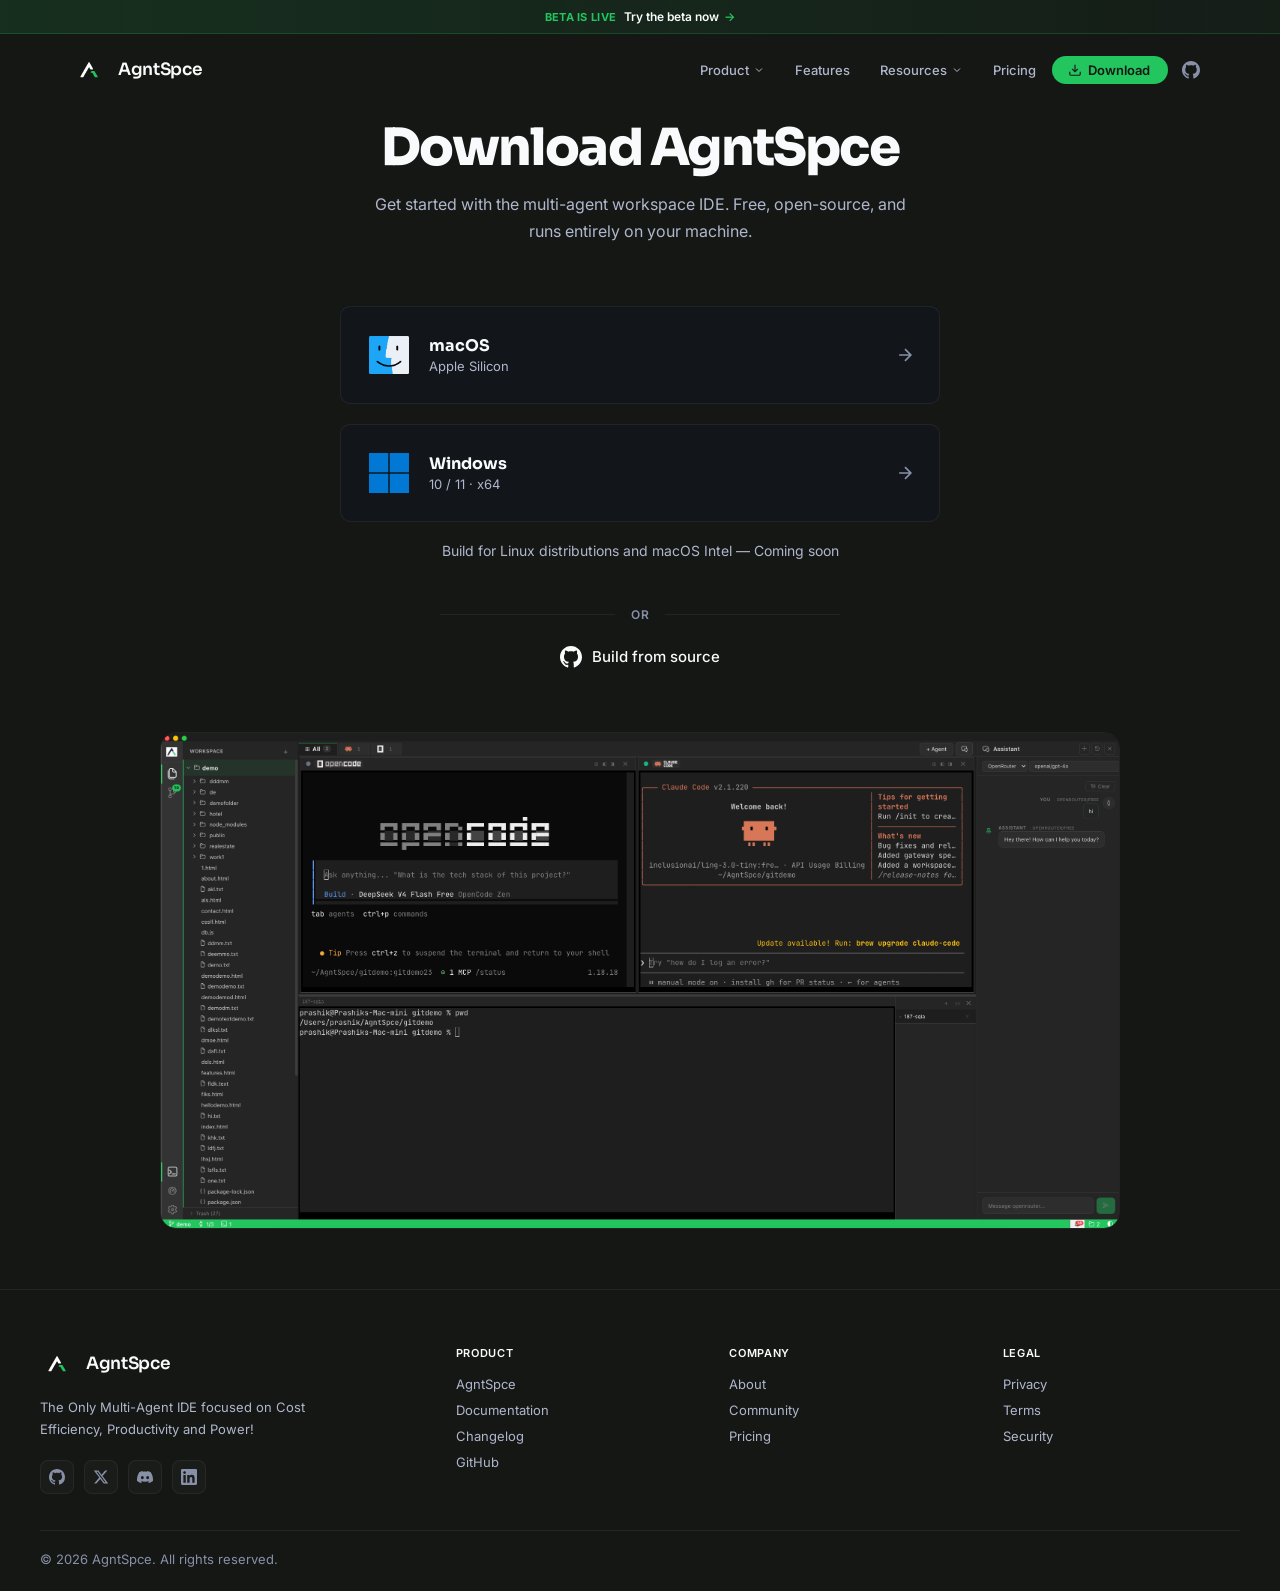
<file: download.html>
<!DOCTYPE html>
<html lang="en">
<head>
<meta charset="UTF-8">
<meta name="viewport" content="width=device-width, initial-scale=1.0">
<title>Download — AgntSpce</title>
<meta name="description" content="Download AgntSpce for free. Multi-Agent Workspace IDE available for macOS, Windows, and Linux. Open source and local-first.">
<meta property="og:title" content="Download — AgntSpce">
<meta property="og:description" content="Download AgntSpce for free. Multi-Agent Workspace IDE available for macOS, Windows, and Linux. Open source and local-first.">
<meta property="og:type" content="website">
<meta property="og:url" content="https://agntspace.space/download">
<meta property="og:site_name" content="AgntSpce">
<meta name="twitter:card" content="summary_large_image">
<meta name="twitter:title" content="Download — AgntSpce">
<meta name="twitter:description" content="Download AgntSpce for free. Multi-Agent Workspace IDE available for macOS, Windows, and Linux. Open source and local-first.">
<meta property="og:image" content="https://agntspace.space/img/main.png">
<meta name="twitter:image" content="https://agntspace.space/img/main.png">
<link rel="canonical" href="https://agntspace.space/download">
<link rel="preconnect" href="https://fonts.googleapis.com">
<link rel="preconnect" href="https://fonts.gstatic.com" crossorigin>
<link href="https://fonts.googleapis.com/css2?family=Inter:wght@400;500;600&family=JetBrains+Mono:wght@500&family=Sora:wght@500;600;700;800&display=swap" rel="stylesheet">
<link rel="icon" type="image/svg+xml" href="favicon.svg">
<link rel="stylesheet" href="style.css">
<script type="application/ld+json">
{
  "@context": "https://schema.org",
  "@type": "Organization",
  "name": "AgntSpce",
  "url": "https://agntspace.space",
  "logo": "https://agntspace.space/logo.svg",
  "description": "The Only Multi-Agent IDE focused on cost efficiency, productivity & power.",
  "sameAs": [
    "https://github.com/AniketWathore/agntspce",
    "https://x.com/AgntSpce",
    "https://linkedin.com/company/agntspce",
    "https://discord.gg/hcwQvggVR"
  ]
}
</script>
</head>
<body>

<header class="site-header" id="site-header">
  <div class="header-inner">
    <a href="index.html" class="logo">
      <img src="logo.svg" alt="AgntSpce" class="logo-img" width="36" height="36">
      <span class="logo-text">AgntSpce</span>
    </a>
    <nav class="nav-desktop">
      <div class="dropdown">
        <button class="dropdown-btn">Product <svg class="arrow" width="12" height="12" viewBox="0 0 24 24" fill="none" stroke="currentColor" stroke-width="2"><path d="M6 9l6 6 6-6"/></svg></button>
        <div class="dropdown-menu">
          <a href="index.html" class="dropdown-item">AgntSpce</a>
          <a href="changelog.html" class="dropdown-item">Changelog</a>
        </div>
      </div>
      <a href="features.html" class="nav-link">Features</a>
      <div class="dropdown">
        <button class="dropdown-btn">Resources <svg class="arrow" width="12" height="12" viewBox="0 0 24 24" fill="none" stroke="currentColor" stroke-width="2"><path d="M6 9l6 6 6-6"/></svg></button>
        <div class="dropdown-menu">
          <a href="documentation.html" class="dropdown-item">Documentation</a>
          <a href="about.html" class="dropdown-item">About</a>
          <a href="community.html" class="dropdown-item">Community</a>
        </div>
      </div>
      <a href="pricing.html" class="nav-link">Pricing</a>
      <a href="download.html" class="nav-cta">
        <svg width="16" height="16" viewBox="0 0 24 24" fill="none" stroke="currentColor" stroke-width="2"><path d="M21 15v4a2 2 0 01-2 2H5a2 2 0 01-2-2v-4"/><polyline points="7 10 12 15 17 10"/><line x1="12" y1="15" x2="12" y2="3"/></svg>
        Download
      </a>
      <a href="https://github.com/AniketWathore/agntspce" target="_blank" rel="noopener" class="nav-github" aria-label="GitHub">
        <svg width="18" height="18" viewBox="0 0 24 24" fill="currentColor"><path d="M12 0c-6.626 0-12 5.373-12 12 0 5.302 3.438 9.8 8.207 11.387.599.111.793-.261.793-.577v-2.234c-3.338.726-4.033-1.416-4.033-1.416-.546-1.387-1.333-1.756-1.333-1.756-1.089-.745.083-.729.083-.729 1.205.084 1.839 1.237 1.839 1.237 1.07 1.834 2.807 1.304 3.492.997.107-.775.418-1.305.762-1.604-2.665-.305-5.467-1.334-5.467-5.931 0-1.311.469-2.381 1.236-3.221-.124-.303-.535-1.524.117-3.176 0 0 1.008-.322 3.301 1.23.957-.266 1.983-.399 3.003-.404 1.02.005 2.047.138 3.006.404 2.291-1.552 3.297-1.23 3.297-1.23.653 1.653.242 2.874.118 3.176.77.84 1.235 1.911 1.235 3.221 0 4.609-2.807 5.624-5.479 5.921.43.372.823 1.102.823 2.222v3.293c0 .319.192.694.801.576 4.765-1.589 8.199-6.086 8.199-11.386 0-6.627-5.373-12-12-12z"/></svg>
      </a>
    </nav>
    <button class="mobile-btn" id="mobile-btn" aria-label="Menu">
      <span></span><span></span><span></span>
    </button>
  </div>
  <div class="mobile-menu" id="mobile-menu">
    <a href="index.html" class="mobile-link">Home</a>
    <a href="features.html" class="mobile-link">Features</a>
    <a href="pricing.html" class="mobile-link">Pricing</a>
    <a href="documentation.html" class="mobile-link">Documentation</a>
    <a href="about.html" class="mobile-link">About</a>
    <a href="changelog.html" class="mobile-link">Changelog</a>
    <a href="community.html" class="mobile-link">Community</a>
    <a href="https://github.com/AniketWathore/agntspce" target="_blank" rel="noopener" class="mobile-link">GitHub</a>
    <a href="download.html" class="mobile-cta">Download</a>
  </div>
</header>

<section class="page-hero">
  <h1>Download AgntSpce</h1>
  <p>Get started with the multi-agent workspace IDE. Free, open-source, and runs entirely on your machine.</p>
</section>

<section class="section" style="padding-top:0;padding-bottom:40px">
  <div class="section-inner">
    <div class="download-grid">
      <a href="https://github.com/AniketWathore/agntspce/releases/download/Beta/AgntSpce-0.1.0-arm64.dmg" target="_blank" rel="noopener" class="download-card">
        <div class="download-card-icon">
          <img src="img/macos-icon.png" alt="macOS" style="width:40px;height:40px;object-fit:contain">
        </div>
        <div class="download-card-info">
          <div class="download-card-title">macOS</div>
          <div class="download-card-sub">Apple Silicon</div>
        </div>
        <svg class="download-card-arrow" width="20" height="20" viewBox="0 0 24 24" fill="none" stroke="currentColor" stroke-width="2"><path d="M5 12h14M12 5l7 7-7 7"/></svg>
      </a>
      <a href="https://github.com/AniketWathore/agntspce/releases/download/WindowsBeta/AgntSpce-0.1.0-x64.exe" target="_blank" rel="noopener" class="download-card">
        <div class="download-card-icon">
          <img src="img/windows-icon.png" alt="Windows" style="width:40px;height:40px;object-fit:contain">
        </div>
        <div class="download-card-info">
          <div class="download-card-title">Windows</div>
          <div class="download-card-sub">10 / 11 · x64</div>
        </div>
        <svg class="download-card-arrow" width="20" height="20" viewBox="0 0 24 24" fill="none" stroke="currentColor" stroke-width="2"><path d="M5 12h14M12 5l7 7-7 7"/></svg>
      </a>
    </div>
    <p style="margin-top:20px;text-align:center;font-size:14px;color:var(--text-secondary)">Build for Linux distributions and macOS Intel — Coming soon</p>

    <div class="build-source" style="text-align:center;margin-top:48px">
      <div style="display:flex;align-items:center;gap:16px;max-width:400px;margin:0 auto 24px">
        <div style="flex:1;height:1px;background:var(--border)"></div>
        <span style="font-size:12px;font-weight:600;text-transform:uppercase;letter-spacing:.06em;color:var(--text-muted)">OR</span>
        <div style="flex:1;height:1px;background:var(--border)"></div>
      </div>
      <a href="https://github.com/AniketWathore/agntspce" target="_blank" rel="noopener" style="display:inline-flex;align-items:center;gap:10px;color:var(--text);text-decoration:none;font-size:15px;font-weight:500">
        <svg width="22" height="22" viewBox="0 0 24 24" fill="currentColor"><path d="M12 0c-6.626 0-12 5.373-12 12 0 5.302 3.438 9.8 8.207 11.387.599.111.793-.261.793-.577v-2.234c-3.338.726-4.033-1.416-4.033-1.416-.546-1.387-1.333-1.756-1.333-1.756-1.089-.745.083-.729.083-.729 1.205.084 1.839 1.237 1.839 1.237 1.07 1.834 2.807 1.304 3.492.997.107-.775.418-1.305.762-1.604-2.665-.305-5.467-1.334-5.467-5.931 0-1.311.469-2.381 1.236-3.221-.124-.303-.535-1.524.117-3.176 0 0 1.008-.322 3.301 1.23.957-.266 1.983-.399 3.003-.404 1.02.005 2.047.138 3.006.404 2.291-1.552 3.297-1.23 3.297-1.23.653 1.653.242 2.874.118 3.176.77.84 1.235 1.911 1.235 3.221 0 4.609-2.807 5.624-5.479 5.921.43.372.823 1.102.823 2.222v3.293c0 .319.192.694.801.576 4.765-1.589 8.199-6.086 8.199-11.386 0-6.627-5.373-12-12-12z"/></svg>
        Build from source
      </a>
    </div>
  </div>
</section>

<section style="padding:20px 20px 60px">
  <div class="section-inner" style="max-width:960px">
    <div style="animation:floatUp 3s ease-in-out infinite">
      <img src="img/main.png" alt="AgntSpce" class="pop-reveal" style="width:100%;border-radius:16px;border:1px solid var(--border);display:block">
    </div>
  </div>
</section>

<footer class="site-footer">
  <div class="footer-inner">
    <div class="footer-brand">
      <a href="index.html" class="logo">
        <img src="logo.svg" alt="AgntSpce" class="logo-img" width="36" height="36">
        <span class="logo-text">AgntSpce</span>
      </a>
      <p class="footer-tagline">The Only Multi-Agent IDE focused on Cost Efficiency, Productivity and Power!</p>
      <div class="footer-social">
        <a href="https://github.com/AniketWathore/agntspce" target="_blank" rel="noopener" class="fs-link" title="GitHub" aria-label="GitHub">
          <svg width="18" height="18" viewBox="0 0 24 24" fill="currentColor"><path d="M12 0C5.37 0 0 5.37 0 12c0 5.31 3.435 9.795 8.205 11.385.6.105.825-.255.825-.57 0-.285-.015-1.23-.015-2.235-3.015.555-3.795-.735-4.035-1.41-.135-.345-.72-1.41-1.23-1.695-.42-.225-1.02-.78-.015-.795.945-.015 1.62.87 1.845 1.23 1.08 1.815 2.805 1.305 3.495.99.105-.78.42-1.305.765-1.605-2.67-.3-5.46-1.335-5.46-5.925 0-1.305.465-2.385 1.23-3.225-.12-.3-.54-1.53.12-3.18 0 0 1.005-.315 3.3 1.23.96-.27 1.98-.405 3-.405s2.04.135 3 .405c2.295-1.56 3.3-1.23 3.3-1.23.66 1.65.24 2.88.12 3.18.765.84 1.23 1.905 1.23 3.225 0 4.605-2.805 5.625-5.475 5.925.435.375.81 1.095.81 2.22 0 1.605-.015 2.895-.015 3.3 0 .315.225.69.825.57A12.02 12.02 0 0024 12c0-6.63-5.37-12-12-12z"/></svg>
        </a>
        <a href="https://x.com/AgntSpce" target="_blank" rel="noopener" class="fs-link" title="X / Twitter" aria-label="X / Twitter">
          <svg width="18" height="18" viewBox="0 0 24 24" fill="currentColor"><path d="M18.244 2.25h3.308l-7.227 8.26 8.502 11.24H16.17l-5.214-6.817L4.99 21.75H1.68l7.73-8.835L1.254 2.25H8.08l4.713 6.231zm-1.161 17.52h1.833L7.084 4.126H5.117z"/></svg>
        </a>
        <a href="https://discord.gg/hcwQvggVR" target="_blank" rel="noopener" class="fs-link" title="Discord" aria-label="Discord">
          <svg width="18" height="18" viewBox="0 0 24 24" fill="currentColor"><path d="M20.317 4.3698a19.7913 19.7913 0 00-4.8851-1.5152.0741.0741 0 00-.0785.0371c-.211.3753-.4447.8648-.6083 1.2495-1.8447-.2762-3.68-.2762-5.4868 0-.1636-.3933-.4058-.8742-.6177-1.2495a.077.077 0 00-.0785-.037 19.7363 19.7363 0 00-4.8852 1.515.0699.0699 0 00-.0321.0277C.5334 9.0458-.319 13.5799.0992 18.0578a.0824.0824 0 00.0312.0561c2.0528 1.5076 4.0413 2.4228 5.9929 3.0294a.0777.0777 0 00.0842-.0276c.4616-.6304.8731-1.2952 1.226-1.9942a.076.076 0 00-.0416-.1057c-.6528-.2476-1.2743-.5495-1.8722-.8923a.077.077 0 01-.0076-.1277c.1258-.0943.2517-.1923.3718-.2914a.0743.0743 0 01.0776-.0105c3.9278 1.7933 8.18 1.7933 12.0614 0a.0739.0739 0 01.0785.0095c.1202.099.246.1981.3728.2924a.077.077 0 01-.0066.1276 12.2986 12.2986 0 01-1.873.8914.0766.0766 0 00-.0407.1067c.3604.698.7719 1.3628 1.225 1.9932a.076.076 0 00.0842.0286c1.961-.6067 3.9495-1.5219 6.0023-3.0294a.077.077 0 00.0313-.0552c.5004-5.177-.8382-9.6739-3.5485-13.6604a.061.061 0 00-.0312-.0286zM8.02 15.3312c-1.1825 0-2.1569-1.0857-2.1569-2.419 0-1.3332.9555-2.4189 2.157-2.4189 1.2108 0 2.1757 1.0952 2.1568 2.419 0 1.3332-.9555 2.4189-2.1569 2.4189zm7.9748 0c-1.1825 0-2.1569-1.0857-2.1569-2.419 0-1.3332.9554-2.4189 2.1569-2.4189 1.2108 0 2.1757 1.0952 2.1568 2.419 0 1.3332-.946 2.4189-2.1568 2.4189z"/></svg>
        </a>
        <a href="https://linkedin.com/company/agntspce" target="_blank" rel="noopener" class="fs-link" title="LinkedIn" aria-label="LinkedIn">
          <svg width="18" height="18" viewBox="0 0 24 24" fill="currentColor"><path d="M20.447 20.452h-3.554v-5.569c0-1.328-.027-3.037-1.852-3.037-1.853 0-2.136 1.445-2.136 2.939v5.667H9.351V9h3.414v1.561h.046c.477-.9 1.637-1.85 3.37-1.85 3.601 0 4.267 2.37 4.267 5.455v6.286zM5.337 7.433c-1.144 0-2.063-.926-2.063-2.065 0-1.138.92-2.063 2.063-2.063 1.14 0 2.064.925 2.064 2.063 0 1.139-.925 2.065-2.064 2.065zm1.782 13.019H3.555V9h3.564v11.452zM22.225 0H1.771C.792 0 0 .774 0 1.729v20.542C0 23.227.792 24 1.771 24h20.451C23.2 24 24 23.227 24 22.271V1.729C24 .774 23.2 0 22.225 0z"/></svg>
        </a>
      </div>
    </div>
    <div class="footer-col">
      <h4>Product</h4>
      <a href="index.html">AgntSpce</a>
      <a href="documentation.html">Documentation</a>
      <a href="changelog.html">Changelog</a>
      <a href="https://github.com/AniketWathore/agntspce">GitHub</a>
    </div>
    <div class="footer-col">
      <h4>Company</h4>
      <a href="about.html">About</a>
      <a href="community.html">Community</a>
      <a href="pricing.html">Pricing</a>
    </div>
    <div class="footer-col">
      <h4>Legal</h4>
      <a href="privacy.html">Privacy</a>
      <a href="terms.html">Terms</a>
      <a href="security.html">Security</a>
    </div>

  </div>
  <div class="footer-bottom">
    <span>&copy; 2026 AgntSpce. All rights reserved.</span>
    
  </div>
</footer>

<script>
document.addEventListener('click', function(e){
  var btn = e.target.closest('.dropdown-btn');
  if(btn){
    e.preventDefault();
    var menu = btn.nextElementSibling;
    if(menu && menu.classList.contains('dropdown-menu')){
      menu.classList.toggle('open');
      btn.classList.toggle('active');
    }
  } else {
    document.querySelectorAll('.dropdown-menu.open').forEach(function(m){ m.classList.remove('open'); });
    document.querySelectorAll('.dropdown-btn.active').forEach(function(b){ b.classList.remove('active'); });
  }
});
</script>
<script src="script.min.js"></script>
</body>
</html>
</file>
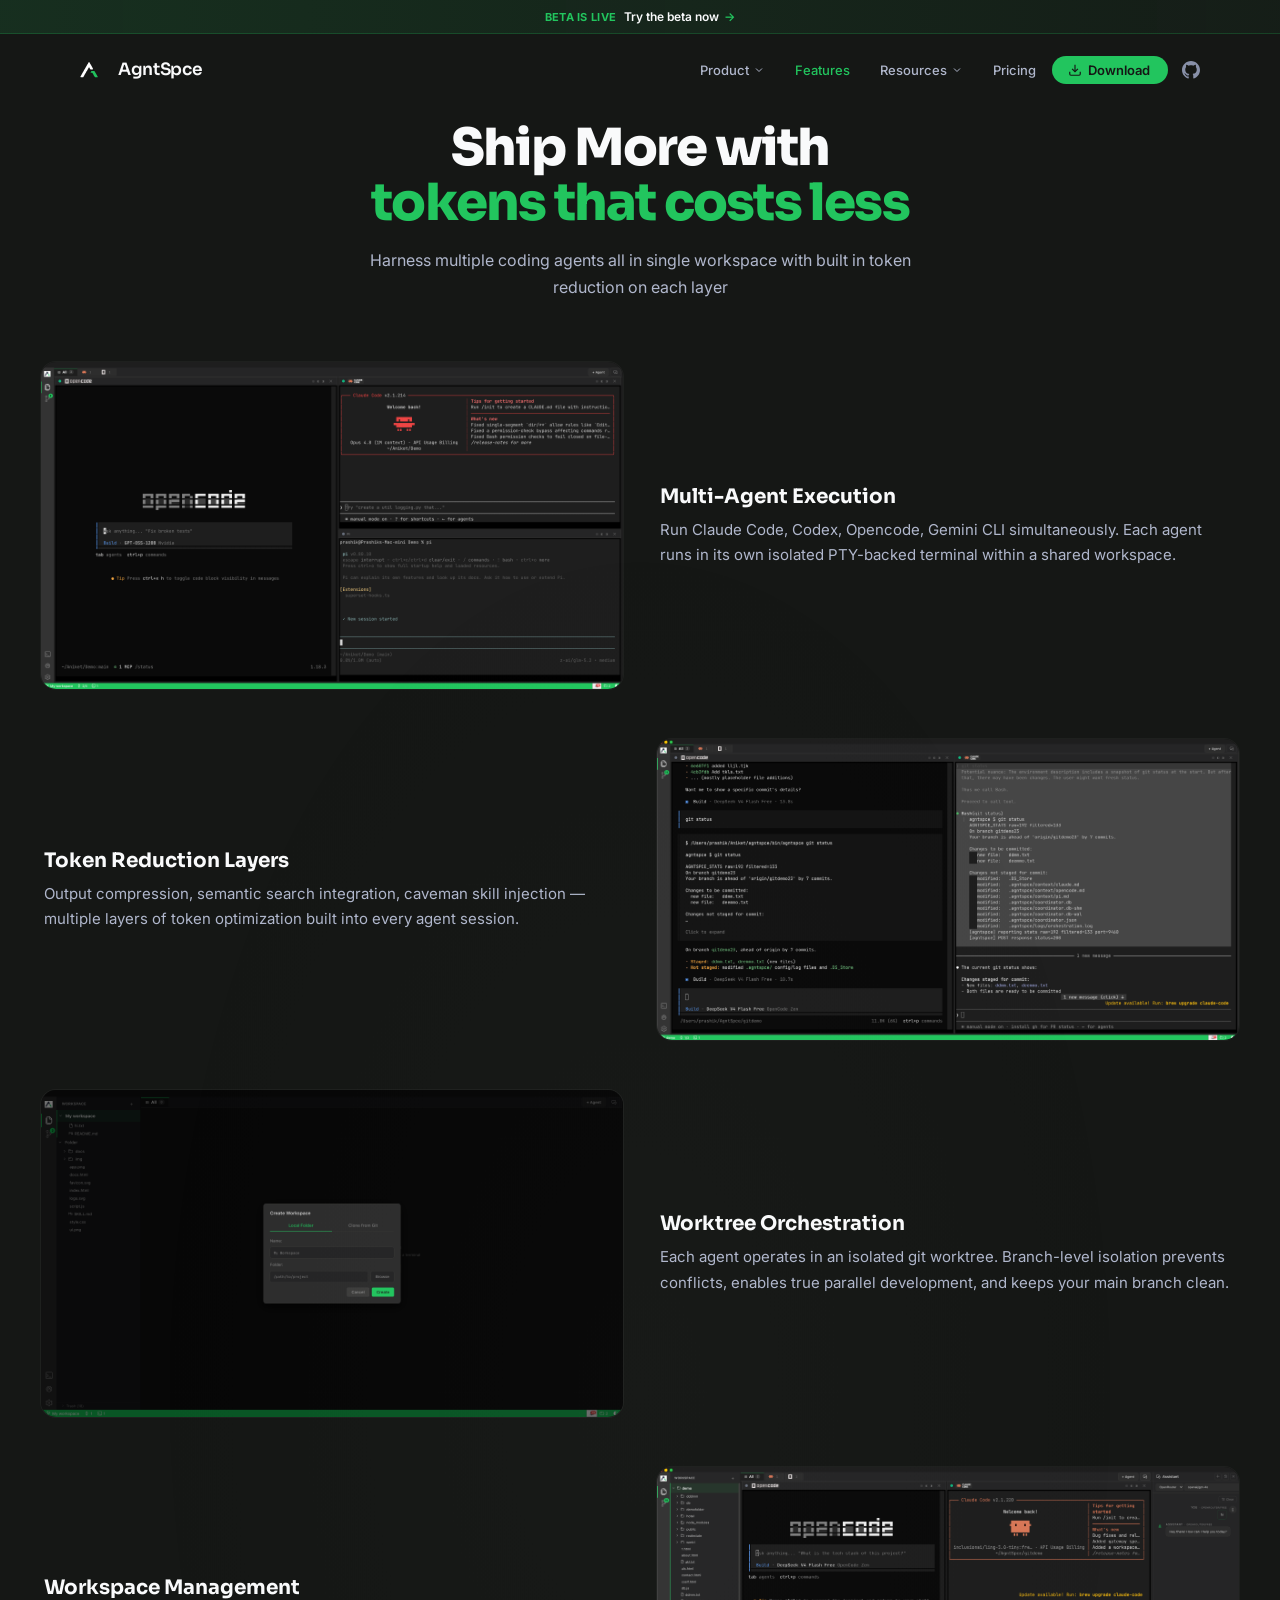
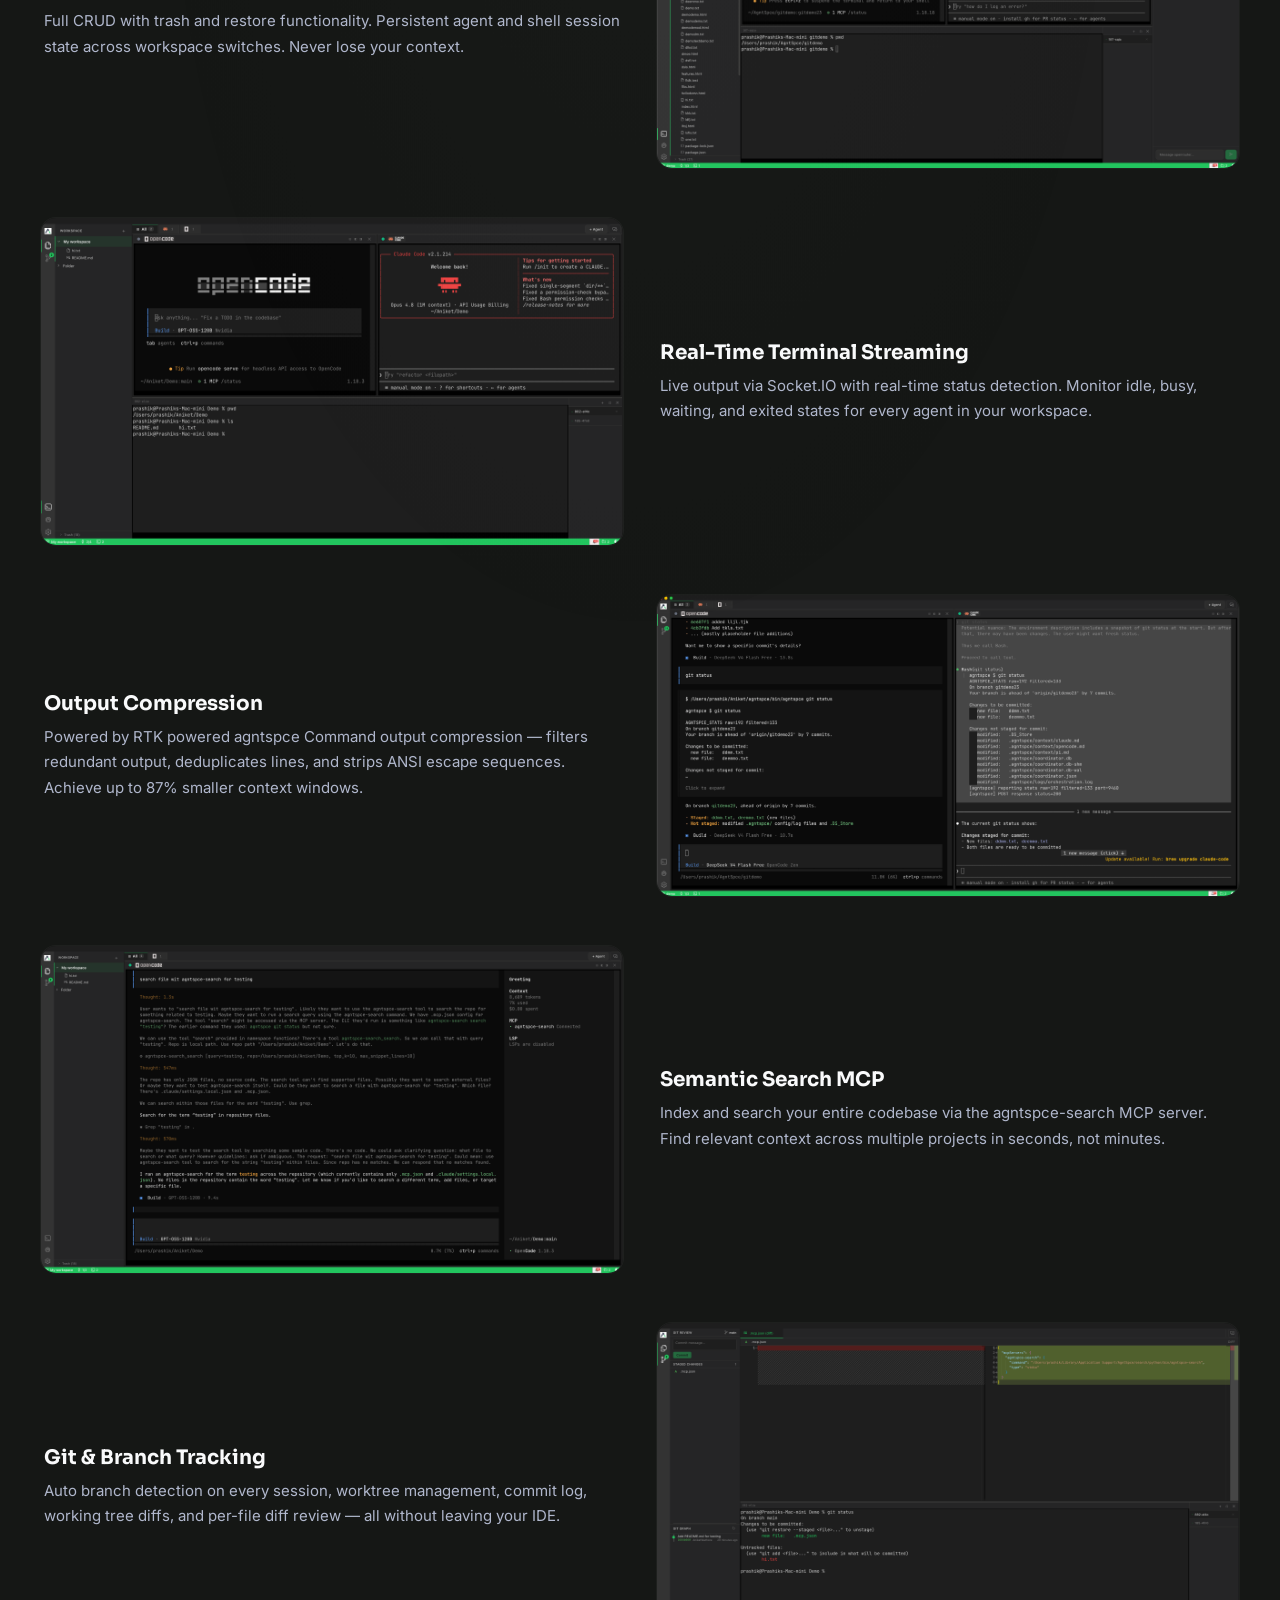
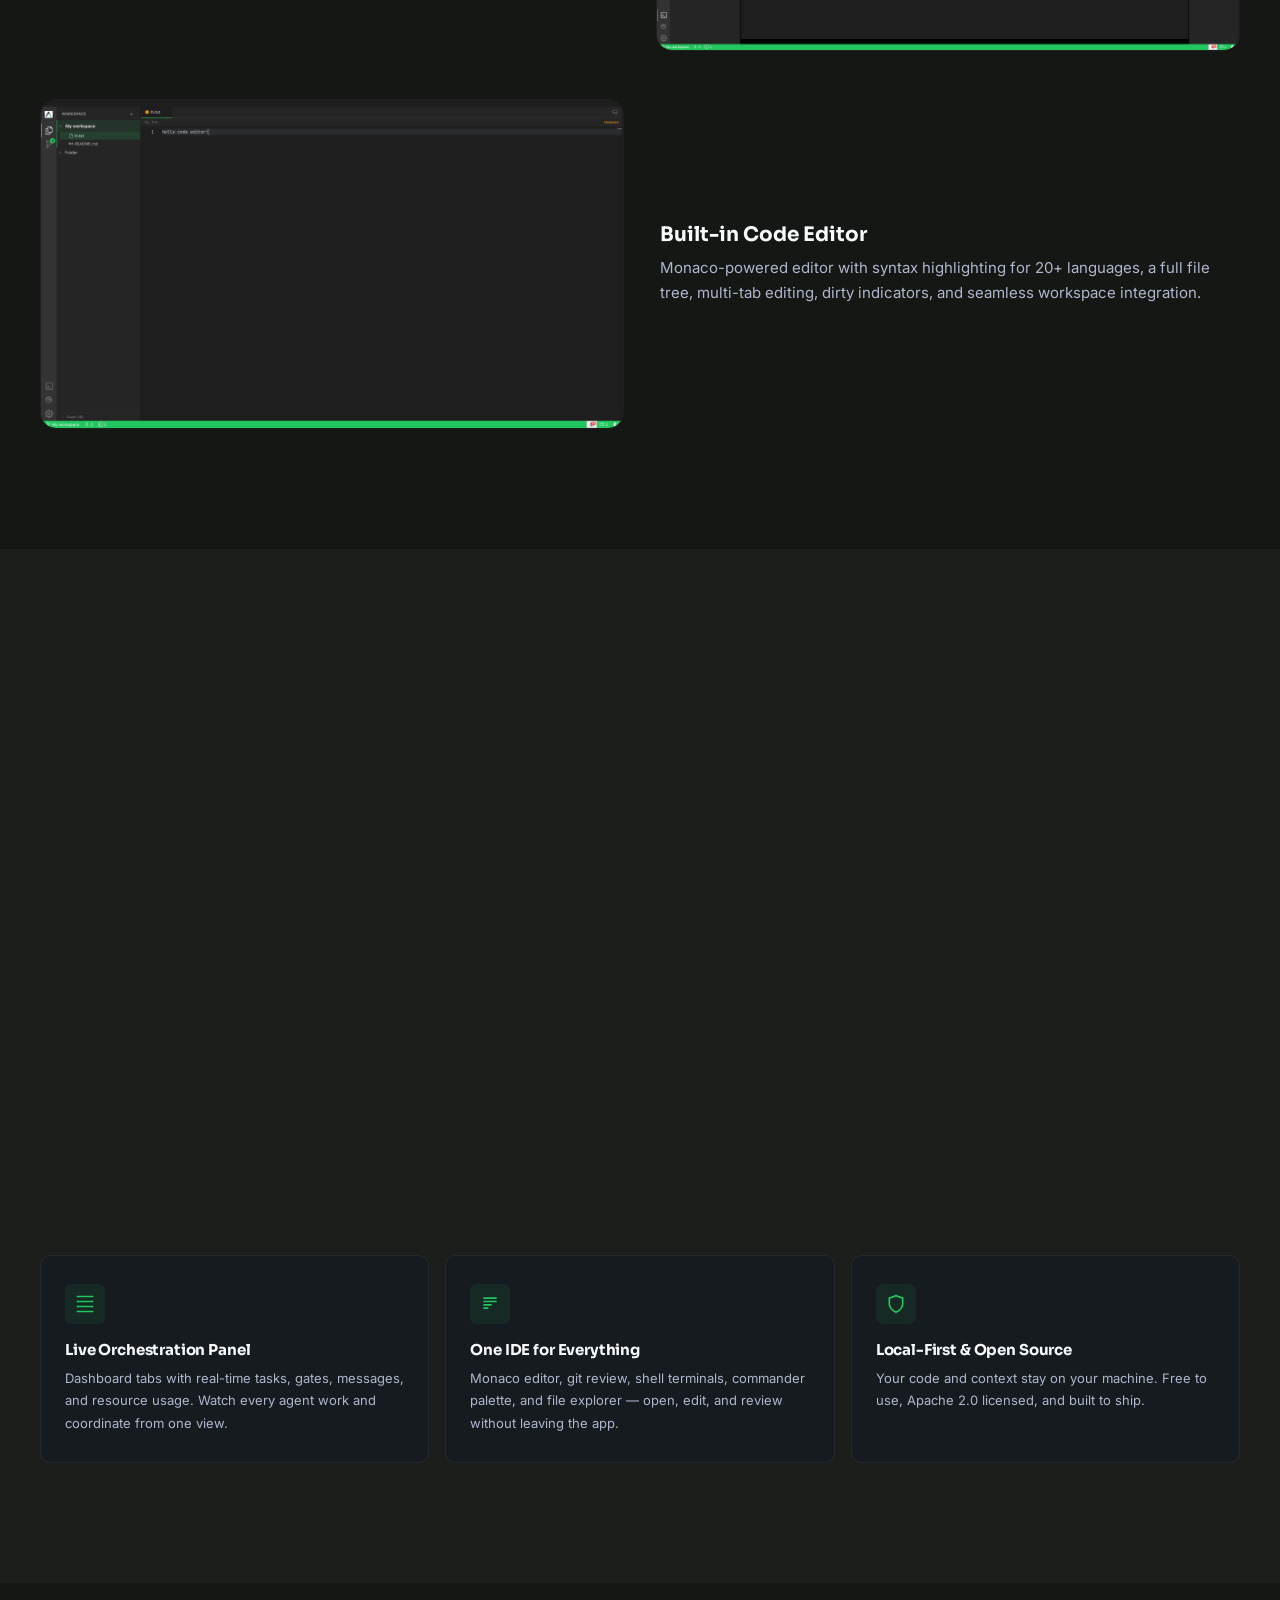
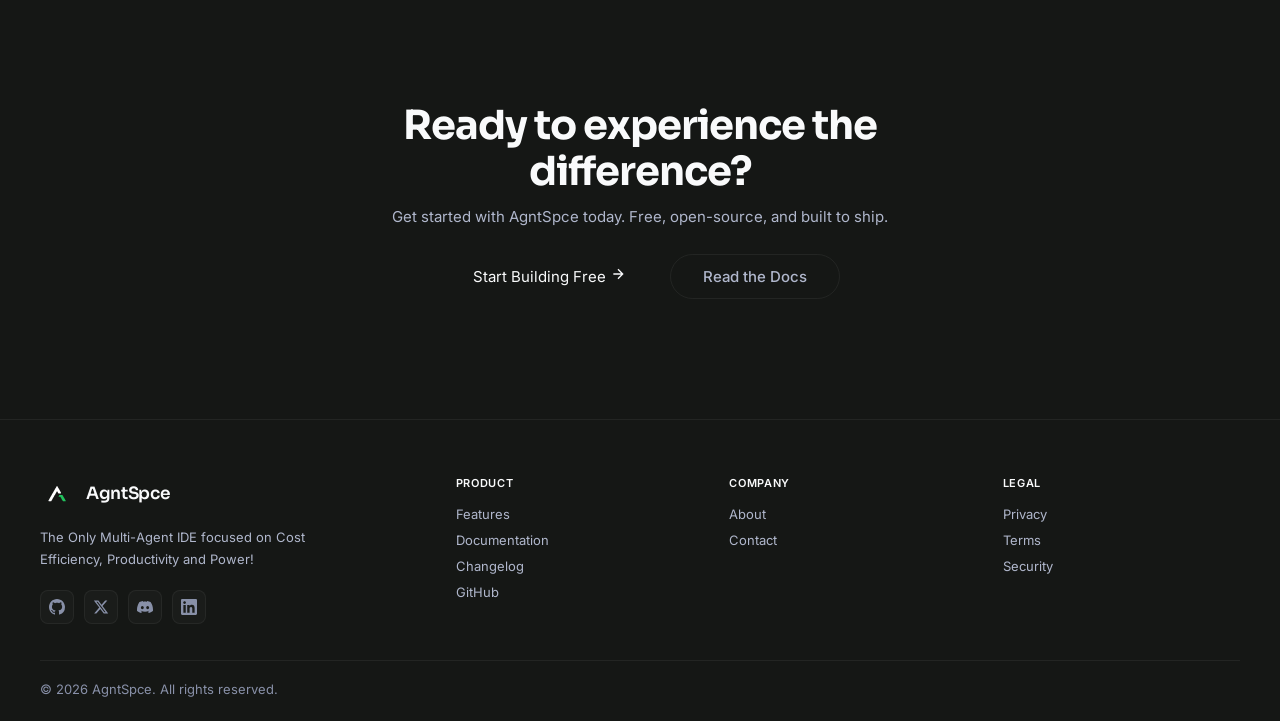
<file: features.html>
<!DOCTYPE html>
<html lang="en">
<head>
<meta charset="UTF-8">
<meta name="viewport" content="width=device-width, initial-scale=1.0">
<meta name="description" content="Multi-Agent Execution, Token Reduction Layers, Worktree Orchestration, Real-Time Terminal Streaming, and more.">
<meta property="og:title" content="Features — AgntSpce">
<meta property="og:description" content="Multi-Agent Execution, Token Reduction Layers, Worktree Orchestration, Real-Time Terminal Streaming, and more.">
<meta property="og:type" content="website">
<meta property="og:url" content="https://agntspace.space/features">
<meta property="og:site_name" content="AgntSpce">
<meta name="twitter:card" content="summary_large_image">
<meta name="twitter:title" content="Features — AgntSpce">
<meta name="twitter:description" content="Multi-Agent Execution, Token Reduction Layers, Worktree Orchestration, Real-Time Terminal Streaming, and more.">
<meta property="og:image" content="https://agntspace.space/img/main.png">
<meta name="twitter:image" content="https://agntspace.space/img/main.png">
<link rel="canonical" href="https://agntspace.space/features">
<link rel="preconnect" href="https://fonts.googleapis.com">
<link rel="preconnect" href="https://fonts.gstatic.com" crossorigin>
<link href="https://fonts.googleapis.com/css2?family=Inter:wght@400;500;600&family=JetBrains+Mono:wght@500&family=Sora:wght@500;600;700;800&display=swap" rel="stylesheet">
<title>Features — AgntSpce</title>
<link rel="icon" type="image/svg+xml" href="favicon.svg">
<link rel="stylesheet" href="style.css">
<script type="application/ld+json">
{
  "@context": "https://schema.org",
  "@type": "Organization",
  "name": "AgntSpce",
  "url": "https://agntspace.space",
  "logo": "https://agntspace.space/logo.svg",
  "description": "The Only Multi-Agent IDE focused on cost efficiency, productivity & power.",
  "sameAs": [
    "https://github.com/AniketWathore/agntspce",
    "https://x.com/AgntSpce",
    "https://linkedin.com/company/agntspce",
    "https://discord.gg/hcwQvggVR"
  ]
}
</script>
</head>
<body>

<header class="site-header" id="site-header">
  <div class="header-inner">
    <a href="index.html" class="logo">
      <img src="logo.svg" alt="AgntSpce" class="logo-img" width="36" height="36">
      <span class="logo-text">AgntSpce</span>
    </a>
    <nav class="nav-desktop">
      <div class="dropdown">
        <button class="dropdown-btn" data-dropdown="product">
          Product
          <svg class="arrow" width="12" height="12" viewBox="0 0 24 24" fill="none" stroke="currentColor" stroke-width="2"><path d="M6 9l6 6 6-6"/></svg>
        </button>
        <div class="dropdown-menu" data-dropdown-menu="product">
          <a href="index.html" class="dropdown-item">
            AgntSpce
          </a>
          <a href="changelog.html" class="dropdown-item">
            Changelog
          </a>
        </div>
      </div>
      <a href="features.html" class="nav-link" style="color:var(--accent)">Features</a>
      <div class="dropdown">
        <button class="dropdown-btn" data-dropdown="resources">
          Resources
          <svg class="arrow" width="12" height="12" viewBox="0 0 24 24" fill="none" stroke="currentColor" stroke-width="2"><path d="M6 9l6 6 6-6"/></svg>
        </button>
        <div class="dropdown-menu" data-dropdown-menu="resources">
          <a href="documentation.html" class="dropdown-item">
            Documentation
          </a>
          <a href="about.html" class="dropdown-item">
            About
          </a>
          <a href="community.html" class="dropdown-item">
            Community
          </a>
        </div>
      </div>
      <a href="pricing.html" class="nav-link">Pricing</a>
      <a href="download.html" class="nav-cta">
        <svg width="16" height="16" viewBox="0 0 24 24" fill="none" stroke="currentColor" stroke-width="2"><path d="M21 15v4a2 2 0 01-2 2H5a2 2 0 01-2-2v-4"/><polyline points="7 10 12 15 17 10"/><line x1="12" y1="15" x2="12" y2="3"/></svg>
        Download
      </a>
      <a href="https://github.com/AniketWathore/agntspce" target="_blank" rel="noopener" class="nav-github" title="GitHub" aria-label="GitHub">
        <svg width="18" height="18" viewBox="0 0 24 24" fill="currentColor"><path d="M12 0c-6.626 0-12 5.373-12 12 0 5.302 3.438 9.8 8.207 11.387.599.111.793-.261.793-.577v-2.234c-3.338.726-4.033-1.416-4.033-1.416-.546-1.387-1.333-1.756-1.333-1.756-1.089-.745.083-.729.083-.729 1.205.084 1.839 1.237 1.839 1.237 1.07 1.834 2.807 1.304 3.492.997.107-.775.418-1.305.762-1.604-2.665-.305-5.467-1.334-5.467-5.931 0-1.311.469-2.381 1.236-3.221-.124-.303-.535-1.524.117-3.176 0 0 1.008-.322 3.301 1.23.957-.266 1.983-.399 3.003-.404 1.02.005 2.047.138 3.006.404 2.291-1.552 3.297-1.23 3.297-1.23.653 1.653.242 2.874.118 3.176.77.84 1.235 1.911 1.235 3.221 0 4.609-2.807 5.624-5.479 5.921.43.372.823 1.102.823 2.222v3.293c0 .319.192.694.801.576 4.765-1.589 8.199-6.086 8.199-11.386 0-6.627-5.373-12-12-12z"/></svg>
      </a>
    </nav>
    <button class="mobile-btn" id="mobile-btn" aria-label="Menu">
      <span></span><span></span><span></span>
    </button>
  </div>
  <div class="mobile-menu" id="mobile-menu">
    <a href="index.html" class="mobile-link">Home</a>
    <a href="features.html" class="mobile-link" style="color:var(--accent)">Features</a>
    <a href="pricing.html" class="mobile-link">Pricing</a>
    <a href="documentation.html" class="mobile-link">Documentation</a>
    <a href="about.html" class="mobile-link">About</a>
    <a href="changelog.html" class="mobile-link">Changelog</a>
    <a href="community.html" class="mobile-link">Community</a>
    <a href="https://github.com/AniketWathore/agntspce" target="_blank" rel="noopener" class="mobile-link">GitHub</a>
    <a href="download.html" class="mobile-cta">Download</a>
  </div>
</header>

<section class="page-hero">
  <h1>Ship More with<br><span style="color:var(--accent)">tokens that costs less</span></h1>
  <p>Harness multiple coding agents all in single workspace with built in token reduction on each layer</p>
</section>

<section class="section features-section" style="padding-top:0">
  <div class="features-bg-gradient" data-parallax="0.04"></div>
  <div class="section-inner">
    <div class="feature-grid">
      <div class="feature-row">
        <div class="feature-row-image">
          <img src="img/parallel.png" alt="Multi-Agent Execution" loading="lazy">
        </div>
        <div class="feature-row-content">
          <h3>Multi-Agent Execution</h3>
          <p>Run Claude Code, Codex, Opencode, Gemini CLI simultaneously. Each agent runs in its own isolated PTY-backed terminal within a shared workspace.</p>
        </div>
      </div>
      <div class="feature-row reverse">
        <div class="feature-row-image">
          <img src="img/agntspce%20output%20compression.png" alt="Token Reduction Layers" loading="lazy">
        </div>
        <div class="feature-row-content">
          <h3>Token Reduction Layers</h3>
          <p>Output compression, semantic search integration, caveman skill injection — multiple layers of token optimization built into every agent session.</p>
        </div>
      </div>
      <div class="feature-row">
        <div class="feature-row-image">
          <img src="img/workspace.png" alt="Worktree Orchestration" loading="lazy">
        </div>
        <div class="feature-row-content">
          <h3>Worktree Orchestration</h3>
          <p>Each agent operates in an isolated git worktree. Branch-level isolation prevents conflicts, enables true parallel development, and keeps your main branch clean.</p>
        </div>
      </div>
      <div class="feature-row reverse">
        <div class="feature-row-image">
          <img src="img/main.png" alt="Workspace Management" loading="lazy">
        </div>
        <div class="feature-row-content">
          <h3>Workspace Management</h3>
          <p>Full CRUD with trash and restore functionality. Persistent agent and shell session state across workspace switches. Never lose your context.</p>
        </div>
      </div>
      <div class="feature-row">
        <div class="feature-row-image">
          <img src="img/terminal.png" alt="Real-Time Terminal Streaming" loading="lazy">
        </div>
        <div class="feature-row-content">
          <h3>Real-Time Terminal Streaming</h3>
          <p>Live output via Socket.IO with real-time status detection. Monitor idle, busy, waiting, and exited states for every agent in your workspace.</p>
        </div>
      </div>
      <div class="feature-row reverse">
        <div class="feature-row-image">
          <img src="img/agntspce%20output%20compression.png" alt="Output Compression" loading="lazy">
        </div>
        <div class="feature-row-content">
          <h3>Output Compression</h3>
          <p>Powered by RTK powered agntspce Command output compression — filters redundant output, deduplicates lines, and strips ANSI escape sequences. Achieve up to 87% smaller context windows.</p>
        </div>
      </div>
      <div class="feature-row">
        <div class="feature-row-image">
          <img src="img/agntspce%20search%20mcp.png" alt="Semantic Search MCP" loading="lazy">
        </div>
        <div class="feature-row-content">
          <h3>Semantic Search MCP</h3>
          <p>Index and search your entire codebase via the agntspce-search MCP server. Find relevant context across multiple projects in seconds, not minutes.</p>
        </div>
      </div>
      <div class="feature-row reverse">
        <div class="feature-row-image">
          <img src="img/git%20review.png" alt="Git & Branch Tracking" loading="lazy">
        </div>
        <div class="feature-row-content">
          <h3>Git & Branch Tracking</h3>
          <p>Auto branch detection on every session, worktree management, commit log, working tree diffs, and per-file diff review — all without leaving your IDE.</p>
        </div>
      </div>
      <div class="feature-row">
        <div class="feature-row-image">
          <img src="img/code%20editor.png" alt="Built-in Code Editor" loading="lazy">
        </div>
        <div class="feature-row-content">
          <h3>Built-in Code Editor</h3>
          <p>Monaco-powered editor with syntax highlighting for 20+ languages, a full file tree, multi-tab editing, dirty indicators, and seamless workspace integration.</p>
        </div>
      </div>
    </div>
  </div>
</section>

<section class="section value-section">
  <div class="section-inner">
    <div class="section-header animate-up">
      <span class="section-eyebrow">Built to Ship</span>
      <h2 class="section-title">Everything your agents need,<br>wired together in one workspace.</h2>
    </div>
    <div class="value-grid stagger-children">
      <div class="value-card">
        <div class="value-card-icon">
          <svg viewBox="0 0 24 24" fill="none" stroke="currentColor" stroke-width="2"><path d="M12 2L2 7l10 5 10-5-10-5z"/><path d="M2 17l10 5 10-5"/><path d="M2 12l10 5 10-5"/></svg>
        </div>
        <h3 class="value-card-title">Multi-Agent by Default</h3>
        <p class="value-card-desc">Claude Code, Opencode, Codex, and Gemini CLI run side-by-side in isolated PTY terminals. Zero-config bootstrap detects your installed agents and wires them up.</p>
      </div>
      <div class="value-card">
        <div class="value-card-icon">
          <svg viewBox="0 0 24 24" fill="none" stroke="currentColor" stroke-width="2"><circle cx="12" cy="12" r="10"/><path d="M16 8h-6a2 2 0 1 0 0 4h4a2 2 0 1 1 0 4H8"/><path d="M12 18V6"/></svg>
        </div>
        <h3 class="value-card-title">Token Reduction Layers</h3>
        <p class="value-card-desc">RTK-powered output compression, semantic code search MCP, and caveman mode cut token consumption on every layer — without losing context.</p>
      </div>
      <div class="value-card">
        <div class="value-card-icon">
          <svg viewBox="0 0 24 24" fill="none" stroke="currentColor" stroke-width="2"><rect x="2" y="3" width="20" height="14" rx="2" ry="2"/><line x1="8" y1="21" x2="16" y2="21"/><line x1="12" y1="17" x2="12" y2="21"/></svg>
        </div>
        <h3 class="value-card-title">Worktree Orchestration</h3>
        <p class="value-card-desc">Each agent works in its own git worktree. Fan out tasks, review diffs, and merge the winner — no cross-contamination between agents.</p>
      </div>
      <div class="value-card">
        <div class="value-card-icon">
          <svg viewBox="0 0 24 24" fill="none" stroke="currentColor" stroke-width="2"><path d="M2 3h20M2 9h20M2 15h20M2 21h20"/></svg>
        </div>
        <h3 class="value-card-title">Live Orchestration Panel</h3>
        <p class="value-card-desc">Dashboard tabs with real-time tasks, gates, messages, and resource usage. Watch every agent work and coordinate from one view.</p>
      </div>
      <div class="value-card">
        <div class="value-card-icon">
          <svg viewBox="0 0 24 24" fill="none" stroke="currentColor" stroke-width="2"><path d="M4 5h16M4 9h16M4 13h10M4 17h6"/></svg>
        </div>
        <h3 class="value-card-title">One IDE for Everything</h3>
        <p class="value-card-desc">Monaco editor, git review, shell terminals, commander palette, and file explorer — open, edit, and review without leaving the app.</p>
      </div>
      <div class="value-card">
        <div class="value-card-icon">
          <svg viewBox="0 0 24 24" fill="none" stroke="currentColor" stroke-width="2"><path d="M12 22s8-4 8-10V5l-8-3-8 3v7c0 6 8 10 8 10z"/></svg>
        </div>
        <h3 class="value-card-title">Local-First &amp; Open Source</h3>
        <p class="value-card-desc">Your code and context stay on your machine. Free to use, Apache 2.0 licensed, and built to ship.</p>
      </div>
    </div>
  </div>
</section>

<section class="cta-section">
  <div class="cta-inner animate-scale">
    <h2>Ready to experience the difference?</h2>
    <p>Get started with AgntSpce today. Free, open-source, and built to ship.</p>
    <div style="display:flex;align-items:center;justify-content:center;gap:12px;flex-wrap:wrap">
      <a href="download.html" class="btn-primary btn-large">
        Start Building Free
        <svg width="16" height="16" viewBox="0 0 24 24" fill="none" stroke="currentColor" stroke-width="2"><path d="M5 12h14M12 5l7 7-7 7"/></svg>
      </a>
      <a href="documentation.html" class="btn-secondary btn-large">Read the Docs</a>
    </div>
  </div>
</section>

<footer class="site-footer">
  <div class="footer-inner">
    <div class="footer-brand">
      <a href="index.html" class="logo">
        <img src="logo.svg" alt="AgntSpce" class="logo-img" width="36" height="36">
        <span class="logo-text">AgntSpce</span>
      </a>
      <p class="footer-tagline">The Only Multi-Agent IDE focused on Cost Efficiency, Productivity and Power!</p>
      <div class="footer-social">
        <a href="https://github.com/AniketWathore/agntspce" target="_blank" rel="noopener" class="fs-link" title="GitHub" aria-label="GitHub">
          <svg width="18" height="18" viewBox="0 0 24 24" fill="currentColor"><path d="M12 0C5.37 0 0 5.37 0 12c0 5.31 3.435 9.795 8.205 11.385.6.105.825-.255.825-.57 0-.285-.015-1.23-.015-2.235-3.015.555-3.795-.735-4.035-1.41-.135-.345-.72-1.41-1.23-1.695-.42-.225-1.02-.78-.015-.795.945-.015 1.62.87 1.845 1.23 1.08 1.815 2.805 1.305 3.495.99.105-.78.42-1.305.765-1.605-2.67-.3-5.46-1.335-5.46-5.925 0-1.305.465-2.385 1.23-3.225-.12-.3-.54-1.53.12-3.18 0 0 1.005-.315 3.3 1.23.96-.27 1.98-.405 3-.405s2.04.135 3 .405c2.295-1.56 3.3-1.23 3.3-1.23.66 1.65.24 2.88.12 3.18.765.84 1.23 1.905 1.23 3.225 0 4.605-2.805 5.625-5.475 5.925.435.375.81 1.095.81 2.22 0 1.605-.015 2.895-.015 3.3 0 .315.225.69.825.57A12.02 12.02 0 0024 12c0-6.63-5.37-12-12-12z"/></svg>
        </a>
        <a href="https://x.com/AgntSpce" class="fs-link" title="X / Twitter" aria-label="X / Twitter" target="_blank" rel="noopener">
          <svg width="18" height="18" viewBox="0 0 24 24" fill="currentColor"><path d="M18.244 2.25h3.308l-7.227 8.26 8.502 11.24H16.17l-5.214-6.817L4.99 21.75H1.68l7.73-8.835L1.254 2.25H8.08l4.713 6.231zm-1.161 17.52h1.833L7.084 4.126H5.117z"/></svg>
        </a>
        <a href="https://discord.gg/hcwQvggVR" class="fs-link" title="Discord" aria-label="Discord" target="_blank" rel="noopener">
          <svg width="18" height="18" viewBox="0 0 24 24" fill="currentColor"><path d="M20.317 4.3698a19.7913 19.7913 0 00-4.8851-1.5152.0741.0741 0 00-.0785.0371c-.211.3753-.4447.8648-.6083 1.2495-1.8447-.2762-3.68-.2762-5.4868 0-.1636-.3933-.4058-.8742-.6177-1.2495a.077.077 0 00-.0785-.037 19.7363 19.7363 0 00-4.8852 1.515.0699.0699 0 00-.0321.0277C.5334 9.0458-.319 13.5799.0992 18.0578a.0824.0824 0 00.0312.0561c2.0528 1.5076 4.0413 2.4228 5.9929 3.0294a.0777.0777 0 00.0842-.0276c.4616-.6304.8731-1.2952 1.226-1.9942a.076.076 0 00-.0416-.1057c-.6528-.2476-1.2743-.5495-1.8722-.8923a.077.077 0 01-.0076-.1277c.1258-.0943.2517-.1923.3718-.2914a.0743.0743 0 01.0776-.0105c3.9278 1.7933 8.18 1.7933 12.0614 0a.0739.0739 0 01.0785.0095c.1202.099.246.1981.3728.2924a.077.077 0 01-.0066.1276 12.2986 12.2986 0 01-1.873.8914.0766.0766 0 00-.0407.1067c.3604.698.7719 1.3628 1.225 1.9932a.076.076 0 00.0842.0286c1.961-.6067 3.9495-1.5219 6.0023-3.0294a.077.077 0 00.0313-.0552c.5004-5.177-.8382-9.6739-3.5485-13.6604a.061.061 0 00-.0312-.0286zM8.02 15.3312c-1.1825 0-2.1569-1.0857-2.1569-2.419 0-1.3332.9555-2.4189 2.157-2.4189 1.2108 0 2.1757 1.0952 2.1568 2.419 0 1.3332-.9555 2.4189-2.1569 2.4189zm7.9748 0c-1.1825 0-2.1569-1.0857-2.1569-2.419 0-1.3332.9554-2.4189 2.1569-2.4189 1.2108 0 2.1757 1.0952 2.1568 2.419 0 1.3332-.946 2.4189-2.1568 2.4189z"/></svg>
        </a>
        <a href="https://linkedin.com/company/agntspce" target="_blank" rel="noopener" class="fs-link" title="LinkedIn" aria-label="LinkedIn">
          <svg width="18" height="18" viewBox="0 0 24 24" fill="currentColor"><path d="M20.447 20.452h-3.554v-5.569c0-1.328-.027-3.037-1.852-3.037-1.853 0-2.136 1.445-2.136 2.939v5.667H9.351V9h3.414v1.561h.046c.477-.9 1.637-1.85 3.37-1.85 3.601 0 4.267 2.37 4.267 5.455v6.286zM5.337 7.433c-1.144 0-2.063-.926-2.063-2.065 0-1.138.92-2.063 2.063-2.063 1.14 0 2.064.925 2.064 2.063 0 1.139-.925 2.065-2.064 2.065zm1.782 13.019H3.555V9h3.564v11.452zM22.225 0H1.771C.792 0 0 .774 0 1.729v20.542C0 23.227.792 24 1.771 24h20.451C23.2 24 24 23.227 24 22.271V1.729C24 .774 23.2 0 22.225 0z"/></svg>
        </a>
      </div>
    </div>
    <div class="footer-col">
      <h4>Product</h4>
      <a href="features.html">Features</a>
      <a href="documentation.html">Documentation</a>
      <a href="changelog.html">Changelog</a>
      <a href="https://github.com/AniketWathore/agntspce" target="_blank" rel="noopener">GitHub</a>
    </div>
    <div class="footer-col">
      <h4>Company</h4>
      <a href="about.html">About</a>
      <a href="contact.html">Contact</a>
    </div>
    <div class="footer-col">
      <h4>Legal</h4>
      <a href="privacy.html">Privacy</a>
      <a href="terms.html">Terms</a>
      <a href="security.html">Security</a>
    </div>
    
  </div>
  <div class="footer-bottom">
    <span>&copy; 2026 AgntSpce. All rights reserved.</span>
    
  </div>
</footer>

<script src="script.min.js"></script>
<script>
document.addEventListener('DOMContentLoaded', function(){
  var btns = document.querySelectorAll('.dropdown-btn');
  btns.forEach(function(btn){
    btn.addEventListener('click', function(e){
      e.stopPropagation();
      var menu = btn.parentElement.querySelector('.dropdown-menu');
      if(menu){
        var isOpen = menu.classList.contains('open');
        document.querySelectorAll('.dropdown-menu.open').forEach(function(m){ m.classList.remove('open'); });
        document.querySelectorAll('.dropdown-btn.active').forEach(function(b){ b.classList.remove('active'); });
        if(!isOpen){
          menu.classList.add('open');
          btn.classList.add('active');
        }
      }
    });
  });
  document.addEventListener('click', function(){
    document.querySelectorAll('.dropdown-menu.open').forEach(function(m){ m.classList.remove('open'); });
    document.querySelectorAll('.dropdown-btn.active').forEach(function(b){ b.classList.remove('active'); });
  });
});
</script>
</body>
</html>
</file>
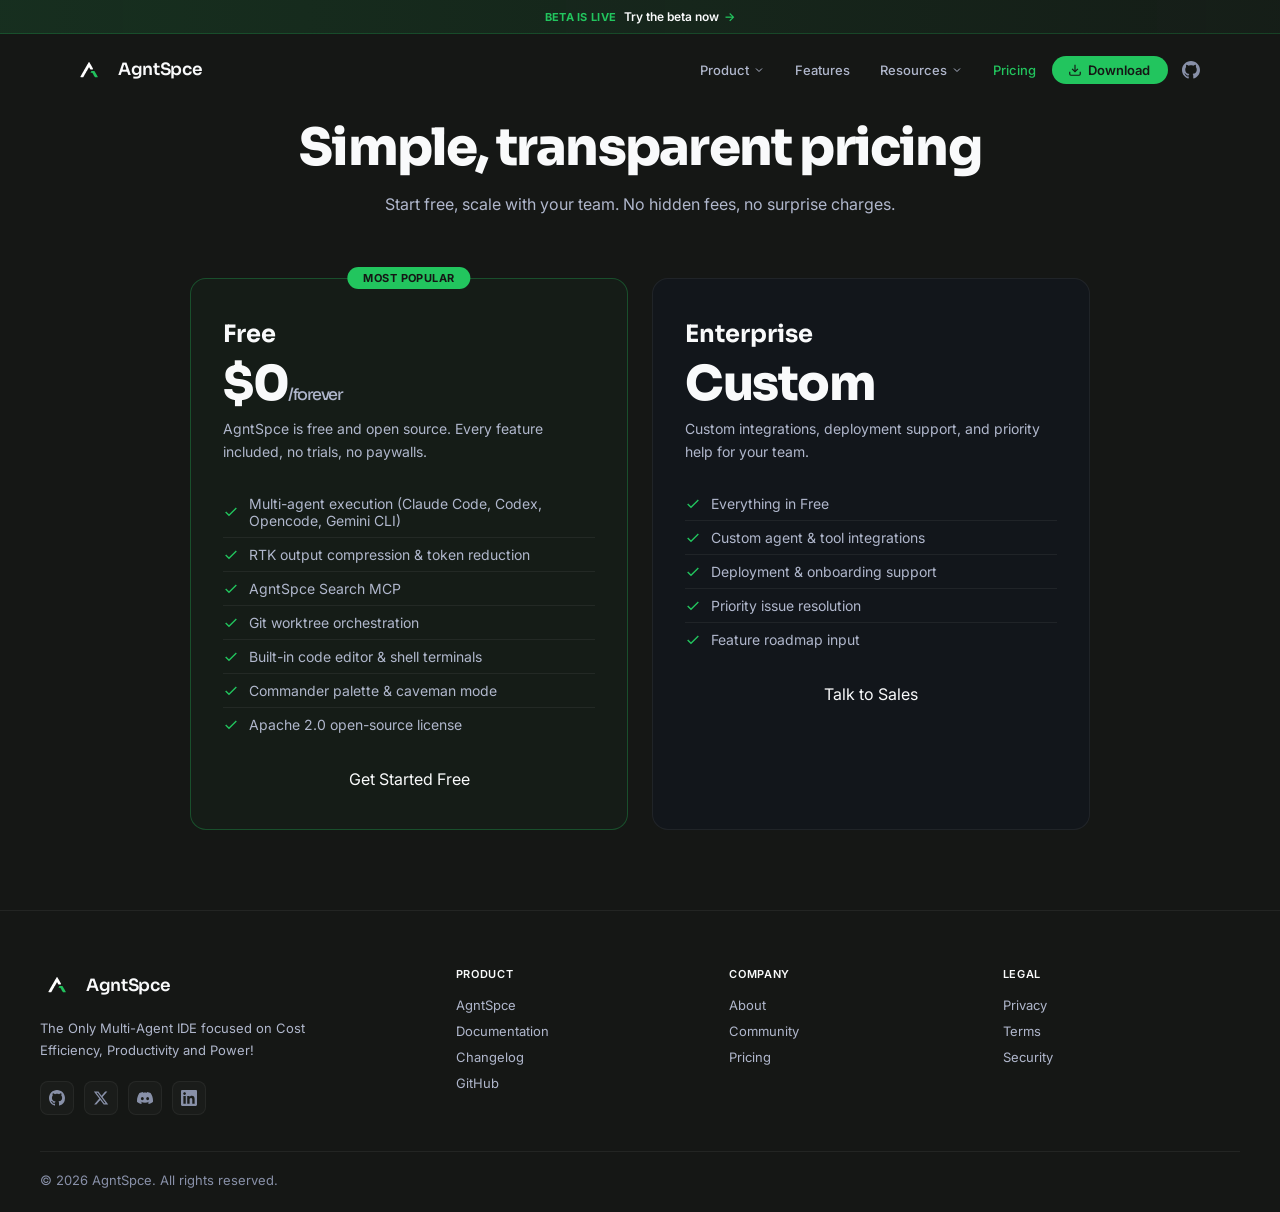
<file: pricing.html>
<!DOCTYPE html>
<html lang="en">
<head>
<meta charset="UTF-8">
<meta name="viewport" content="width=device-width, initial-scale=1.0">
<title>Pricing — AgntSpce</title>
<meta name="description" content="AgntSpce is free and open source. Every feature included, no trials, no paywalls. Enterprise options available.">
<meta property="og:title" content="Pricing — AgntSpce">
<meta property="og:description" content="AgntSpce is free and open source. Every feature included, no trials, no paywalls. Enterprise options available.">
<meta property="og:type" content="website">
<meta property="og:url" content="https://agntspace.space/pricing">
<meta property="og:site_name" content="AgntSpce">
<meta name="twitter:card" content="summary_large_image">
<meta name="twitter:title" content="Pricing — AgntSpce">
<meta name="twitter:description" content="AgntSpce is free and open source. Every feature included, no trials, no paywalls. Enterprise options available.">
<meta property="og:image" content="https://agntspace.space/img/main.png">
<meta name="twitter:image" content="https://agntspace.space/img/main.png">
<link rel="canonical" href="https://agntspace.space/pricing">
<link rel="preconnect" href="https://fonts.googleapis.com">
<link rel="preconnect" href="https://fonts.gstatic.com" crossorigin>
<link href="https://fonts.googleapis.com/css2?family=Inter:wght@400;500;600&family=JetBrains+Mono:wght@500&family=Sora:wght@500;600;700;800&display=swap" rel="stylesheet">
<link rel="icon" type="image/svg+xml" href="favicon.svg">
<link rel="stylesheet" href="style.css">
<script type="application/ld+json">
{
  "@context": "https://schema.org",
  "@type": "Organization",
  "name": "AgntSpce",
  "url": "https://agntspace.space",
  "logo": "https://agntspace.space/logo.svg",
  "description": "The Only Multi-Agent IDE focused on cost efficiency, productivity & power.",
  "sameAs": [
    "https://github.com/AniketWathore/agntspce",
    "https://x.com/AgntSpce",
    "https://linkedin.com/company/agntspce",
    "https://discord.gg/hcwQvggVR"
  ]
}
</script>
</head>
<body>

<header class="site-header" id="site-header">
  <div class="header-inner">
    <a href="index.html" class="logo">
      <img src="logo.svg" alt="AgntSpce" class="logo-img" width="36" height="36">
      <span class="logo-text">AgntSpce</span>
    </a>
    <nav class="nav-desktop">
      <div class="dropdown">
        <button class="dropdown-btn">Product <svg class="arrow" width="12" height="12" viewBox="0 0 24 24" fill="none" stroke="currentColor" stroke-width="2"><path d="M6 9l6 6 6-6"/></svg></button>
        <div class="dropdown-menu">
          <a href="index.html" class="dropdown-item">AgntSpce</a>
          <a href="changelog.html" class="dropdown-item">Changelog</a>
        </div>
      </div>
      <a href="features.html" class="nav-link">Features</a>
      <div class="dropdown">
        <button class="dropdown-btn">Resources <svg class="arrow" width="12" height="12" viewBox="0 0 24 24" fill="none" stroke="currentColor" stroke-width="2"><path d="M6 9l6 6 6-6"/></svg></button>
        <div class="dropdown-menu">
          <a href="documentation.html" class="dropdown-item">Documentation</a>
          <a href="about.html" class="dropdown-item">About</a>
          <a href="community.html" class="dropdown-item">Community</a>
        </div>
      </div>
      <a href="pricing.html" class="nav-link" style="color:var(--accent)">Pricing</a>
      <a href="download.html" class="nav-cta">
        <svg width="16" height="16" viewBox="0 0 24 24" fill="none" stroke="currentColor" stroke-width="2"><path d="M21 15v4a2 2 0 01-2 2H5a2 2 0 01-2-2v-4"/><polyline points="7 10 12 15 17 10"/><line x1="12" y1="15" x2="12" y2="3"/></svg>
        Download
      </a>
      <a href="https://github.com/AniketWathore/agntspce" target="_blank" rel="noopener" class="nav-github" aria-label="GitHub">
        <svg width="18" height="18" viewBox="0 0 24 24" fill="currentColor"><path d="M12 0c-6.626 0-12 5.373-12 12 0 5.302 3.438 9.8 8.207 11.387.599.111.793-.261.793-.577v-2.234c-3.338.726-4.033-1.416-4.033-1.416-.546-1.387-1.333-1.756-1.333-1.756-1.089-.745.083-.729.083-.729 1.205.084 1.839 1.237 1.839 1.237 1.07 1.834 2.807 1.304 3.492.997.107-.775.418-1.305.762-1.604-2.665-.305-5.467-1.334-5.467-5.931 0-1.311.469-2.381 1.236-3.221-.124-.303-.535-1.524.117-3.176 0 0 1.008-.322 3.301 1.23.957-.266 1.983-.399 3.003-.404 1.02.005 2.047.138 3.006.404 2.291-1.552 3.297-1.23 3.297-1.23.653 1.653.242 2.874.118 3.176.77.84 1.235 1.911 1.235 3.221 0 4.609-2.807 5.624-5.479 5.921.43.372.823 1.102.823 2.222v3.293c0 .319.192.694.801.576 4.765-1.589 8.199-6.086 8.199-11.386 0-6.627-5.373-12-12-12z"/></svg>
      </a>
    </nav>
    <button class="mobile-btn" id="mobile-btn" aria-label="Menu">
      <span></span><span></span><span></span>
    </button>
  </div>
  <div class="mobile-menu" id="mobile-menu">
    <a href="index.html" class="mobile-link">Home</a>
    <a href="features.html" class="mobile-link">Features</a>
    <a href="pricing.html" class="mobile-link" style="color:var(--accent)">Pricing</a>
    <a href="documentation.html" class="mobile-link">Documentation</a>
    <a href="about.html" class="mobile-link">About</a>
    <a href="changelog.html" class="mobile-link">Changelog</a>
    <a href="community.html" class="mobile-link">Community</a>
    <a href="https://github.com/AniketWathore/agntspce" target="_blank" rel="noopener" class="mobile-link">GitHub</a>
    <a href="download.html" class="mobile-cta">Download</a>
  </div>
</header>

<section class="page-hero">
  <h1>Simple, transparent pricing</h1>
  <p>Start free, scale with your team. No hidden fees, no surprise charges.</p>
</section>

<section class="section" style="padding-top:0;padding-bottom:80px">
  <div class="section-inner">
    <div class="pricing-grid">
      <div class="pricing-card featured">
        <div class="pricing-name">Free</div>
        <div class="pricing-price">$0<span>/forever</span></div>
        <div class="pricing-desc">AgntSpce is free and open source. Every feature included, no trials, no paywalls.</div>
        <ul class="pricing-features">
          <li><svg width="16" height="16" viewBox="0 0 24 24" fill="none" stroke="currentColor" stroke-width="2"><polyline points="20 6 9 17 4 12"/></svg> Multi-agent execution (Claude Code, Codex, Opencode, Gemini CLI)</li>
          <li><svg width="16" height="16" viewBox="0 0 24 24" fill="none" stroke="currentColor" stroke-width="2"><polyline points="20 6 9 17 4 12"/></svg> RTK output compression &amp; token reduction</li>
          <li><svg width="16" height="16" viewBox="0 0 24 24" fill="none" stroke="currentColor" stroke-width="2"><polyline points="20 6 9 17 4 12"/></svg> AgntSpce Search MCP</li>
          <li><svg width="16" height="16" viewBox="0 0 24 24" fill="none" stroke="currentColor" stroke-width="2"><polyline points="20 6 9 17 4 12"/></svg> Git worktree orchestration</li>
          <li><svg width="16" height="16" viewBox="0 0 24 24" fill="none" stroke="currentColor" stroke-width="2"><polyline points="20 6 9 17 4 12"/></svg> Built-in code editor &amp; shell terminals</li>
          <li><svg width="16" height="16" viewBox="0 0 24 24" fill="none" stroke="currentColor" stroke-width="2"><polyline points="20 6 9 17 4 12"/></svg> Commander palette &amp; caveman mode</li>
          <li><svg width="16" height="16" viewBox="0 0 24 24" fill="none" stroke="currentColor" stroke-width="2"><polyline points="20 6 9 17 4 12"/></svg> Apache 2.0 open-source license</li>
        </ul>
        <a href="download.html" class="btn-primary" style="display:flex;justify-content:center;width:100%">Get Started Free</a>
      </div>
      <div class="pricing-card">
        <div class="pricing-name">Enterprise</div>
        <div class="pricing-price">Custom</div>
        <div class="pricing-desc">Custom integrations, deployment support, and priority help for your team.</div>
        <ul class="pricing-features">
          <li><svg width="16" height="16" viewBox="0 0 24 24" fill="none" stroke="currentColor" stroke-width="2"><polyline points="20 6 9 17 4 12"/></svg> Everything in Free</li>
          <li><svg width="16" height="16" viewBox="0 0 24 24" fill="none" stroke="currentColor" stroke-width="2"><polyline points="20 6 9 17 4 12"/></svg> Custom agent &amp; tool integrations</li>
          <li><svg width="16" height="16" viewBox="0 0 24 24" fill="none" stroke="currentColor" stroke-width="2"><polyline points="20 6 9 17 4 12"/></svg> Deployment &amp; onboarding support</li>
          <li><svg width="16" height="16" viewBox="0 0 24 24" fill="none" stroke="currentColor" stroke-width="2"><polyline points="20 6 9 17 4 12"/></svg> Priority issue resolution</li>
          <li><svg width="16" height="16" viewBox="0 0 24 24" fill="none" stroke="currentColor" stroke-width="2"><polyline points="20 6 9 17 4 12"/></svg> Feature roadmap input</li>
        </ul>
        <a href="mailto:agntspce@gmail.com" class="btn-primary" style="display:flex;justify-content:center;width:100%">Talk to Sales</a>
      </div>
    </div>
  </div>
</section>

<footer class="site-footer">
  <div class="footer-inner">
    <div class="footer-brand">
      <a href="index.html" class="logo">
        <img src="logo.svg" alt="AgntSpce" class="logo-img" width="36" height="36">
        <span class="logo-text">AgntSpce</span>
      </a>
      <p class="footer-tagline">The Only Multi-Agent IDE focused on Cost Efficiency, Productivity and Power!</p>
      <div class="footer-social">
        <a href="https://github.com/AniketWathore/agntspce" target="_blank" rel="noopener" class="fs-link" title="GitHub" aria-label="GitHub">
          <svg width="18" height="18" viewBox="0 0 24 24" fill="currentColor"><path d="M12 0C5.37 0 0 5.37 0 12c0 5.31 3.435 9.795 8.205 11.385.6.105.825-.255.825-.57 0-.285-.015-1.23-.015-2.235-3.015.555-3.795-.735-4.035-1.41-.135-.345-.72-1.41-1.23-1.695-.42-.225-1.02-.78-.015-.795.945-.015 1.62.87 1.845 1.23 1.08 1.815 2.805 1.305 3.495.99.105-.78.42-1.305.765-1.605-2.67-.3-5.46-1.335-5.46-5.925 0-1.305.465-2.385 1.23-3.225-.12-.3-.54-1.53.12-3.18 0 0 1.005-.315 3.3 1.23.96-.27 1.98-.405 3-.405s2.04.135 3 .405c2.295-1.56 3.3-1.23 3.3-1.23.66 1.65.24 2.88.12 3.18.765.84 1.23 1.905 1.23 3.225 0 4.605-2.805 5.625-5.475 5.925.435.375.81 1.095.81 2.22 0 1.605-.015 2.895-.015 3.3 0 .315.225.69.825.57A12.02 12.02 0 0024 12c0-6.63-5.37-12-12-12z"/></svg>
        </a>
        <a href="https://x.com/AgntSpce" target="_blank" rel="noopener" class="fs-link" title="X / Twitter" aria-label="X / Twitter">
          <svg width="18" height="18" viewBox="0 0 24 24" fill="currentColor"><path d="M18.244 2.25h3.308l-7.227 8.26 8.502 11.24H16.17l-5.214-6.817L4.99 21.75H1.68l7.73-8.835L1.254 2.25H8.08l4.713 6.231zm-1.161 17.52h1.833L7.084 4.126H5.117z"/></svg>
        </a>
        <a href="https://discord.gg/hcwQvggVR" target="_blank" rel="noopener" class="fs-link" title="Discord" aria-label="Discord">
          <svg width="18" height="18" viewBox="0 0 24 24" fill="currentColor"><path d="M20.317 4.3698a19.7913 19.7913 0 00-4.8851-1.5152.0741.0741 0 00-.0785.0371c-.211.3753-.4447.8648-.6083 1.2495-1.8447-.2762-3.68-.2762-5.4868 0-.1636-.3933-.4058-.8742-.6177-1.2495a.077.077 0 00-.0785-.037 19.7363 19.7363 0 00-4.8852 1.515.0699.0699 0 00-.0321.0277C.5334 9.0458-.319 13.5799.0992 18.0578a.0824.0824 0 00.0312.0561c2.0528 1.5076 4.0413 2.4228 5.9929 3.0294a.0777.0777 0 00.0842-.0276c.4616-.6304.8731-1.2952 1.226-1.9942a.076.076 0 00-.0416-.1057c-.6528-.2476-1.2743-.5495-1.8722-.8923a.077.077 0 01-.0076-.1277c.1258-.0943.2517-.1923.3718-.2914a.0743.0743 0 01.0776-.0105c3.9278 1.7933 8.18 1.7933 12.0614 0a.0739.0739 0 01.0785.0095c.1202.099.246.1981.3728.2924a.077.077 0 01-.0066.1276 12.2986 12.2986 0 01-1.873.8914.0766.0766 0 00-.0407.1067c.3604.698.7719 1.3628 1.225 1.9932a.076.076 0 00.0842.0286c1.961-.6067 3.9495-1.5219 6.0023-3.0294a.077.077 0 00.0313-.0552c.5004-5.177-.8382-9.6739-3.5485-13.6604a.061.061 0 00-.0312-.0286zM8.02 15.3312c-1.1825 0-2.1569-1.0857-2.1569-2.419 0-1.3332.9555-2.4189 2.157-2.4189 1.2108 0 2.1757 1.0952 2.1568 2.419 0 1.3332-.9555 2.4189-2.1569 2.4189zm7.9748 0c-1.1825 0-2.1569-1.0857-2.1569-2.419 0-1.3332.9554-2.4189 2.1569-2.4189 1.2108 0 2.1757 1.0952 2.1568 2.419 0 1.3332-.946 2.4189-2.1568 2.4189z"/></svg>
        </a>
        <a href="https://linkedin.com/company/agntspce" target="_blank" rel="noopener" class="fs-link" title="LinkedIn" aria-label="LinkedIn">
          <svg width="18" height="18" viewBox="0 0 24 24" fill="currentColor"><path d="M20.447 20.452h-3.554v-5.569c0-1.328-.027-3.037-1.852-3.037-1.853 0-2.136 1.445-2.136 2.939v5.667H9.351V9h3.414v1.561h.046c.477-.9 1.637-1.85 3.37-1.85 3.601 0 4.267 2.37 4.267 5.455v6.286zM5.337 7.433c-1.144 0-2.063-.926-2.063-2.065 0-1.138.92-2.063 2.063-2.063 1.14 0 2.064.925 2.064 2.063 0 1.139-.925 2.065-2.064 2.065zm1.782 13.019H3.555V9h3.564v11.452zM22.225 0H1.771C.792 0 0 .774 0 1.729v20.542C0 23.227.792 24 1.771 24h20.451C23.2 24 24 23.227 24 22.271V1.729C24 .774 23.2 0 22.225 0z"/></svg>
        </a>
      </div>
    </div>
    <div class="footer-col">
      <h4>Product</h4>
      <a href="index.html">AgntSpce</a>
      <a href="documentation.html">Documentation</a>
      <a href="changelog.html">Changelog</a>
      <a href="https://github.com/AniketWathore/agntspce">GitHub</a>
    </div>
    <div class="footer-col">
      <h4>Company</h4>
      <a href="about.html">About</a>
      <a href="community.html">Community</a>
      <a href="pricing.html">Pricing</a>
    </div>
    <div class="footer-col">
      <h4>Legal</h4>
      <a href="privacy.html">Privacy</a>
      <a href="terms.html">Terms</a>
      <a href="security.html">Security</a>
    </div>
    
  </div>
  <div class="footer-bottom">
    <span>&copy; 2026 AgntSpce. All rights reserved.</span>
    
  </div>
</footer>

<script>
document.addEventListener('click', function(e){
  var btn = e.target.closest('.dropdown-btn');
  if(btn){
    e.preventDefault();
    var menu = btn.nextElementSibling;
    if(menu && menu.classList.contains('dropdown-menu')){
      menu.classList.toggle('open');
      btn.classList.toggle('active');
    }
  } else {
    document.querySelectorAll('.dropdown-menu.open').forEach(function(m){ m.classList.remove('open'); });
    document.querySelectorAll('.dropdown-btn.active').forEach(function(b){ b.classList.remove('active'); });
  }
});
</script>
<script src="script.min.js"></script>
</body>
</html>
</file>
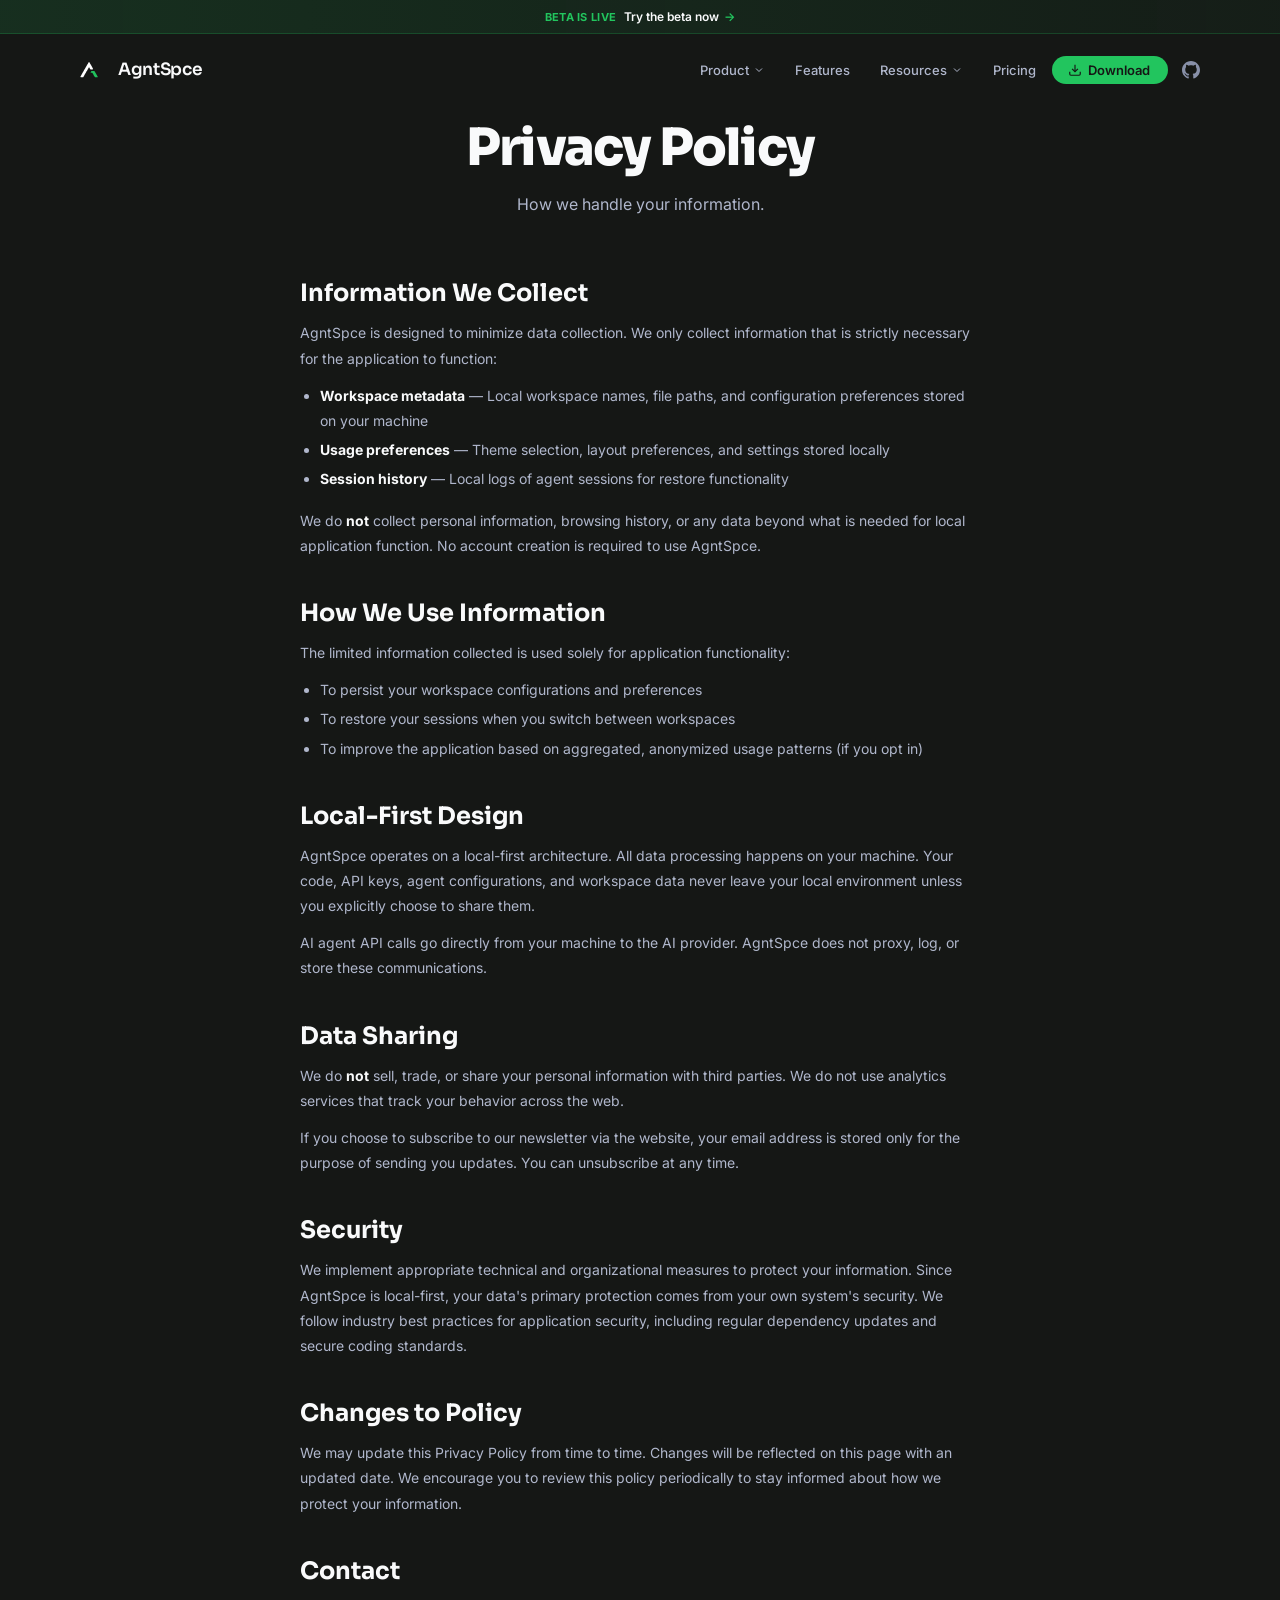
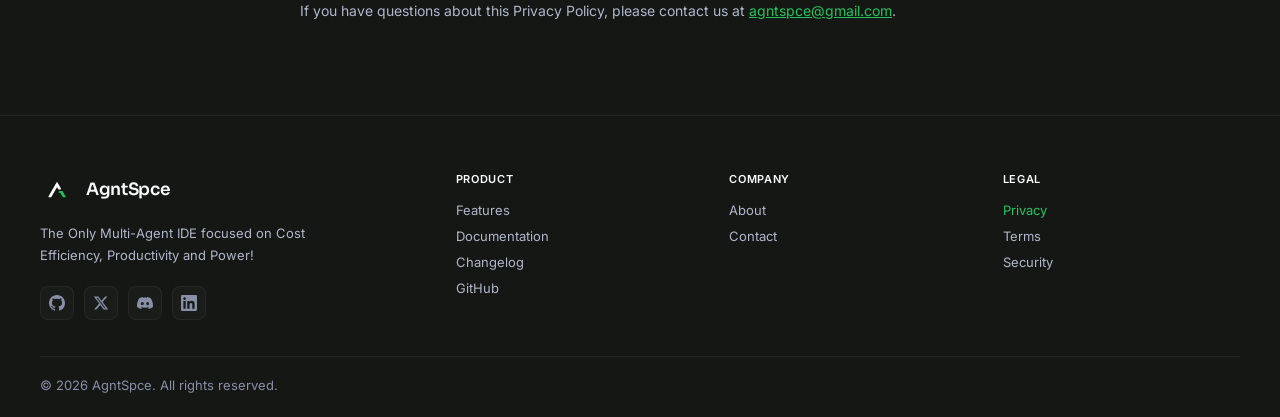
<file: privacy.html>
<!DOCTYPE html>
<html lang="en">
<head>
<meta charset="UTF-8">
<meta name="viewport" content="width=device-width, initial-scale=1.0">
<title>Privacy Policy — AgntSpce</title>
<meta name="description" content="AgntSpce privacy policy. Local-first, no data collection, no tracking.">
<meta property="og:title" content="Privacy Policy — AgntSpce">
<meta property="og:description" content="AgntSpce privacy policy. Local-first, no data collection, no tracking.">
<meta property="og:type" content="website">
<meta property="og:url" content="https://agntspace.space/privacy">
<meta property="og:site_name" content="AgntSpce">
<meta name="twitter:card" content="summary_large_image">
<meta name="twitter:title" content="Privacy Policy — AgntSpce">
<meta name="twitter:description" content="AgntSpce privacy policy. Local-first, no data collection, no tracking.">
<meta property="og:image" content="https://agntspace.space/img/main.png">
<meta name="twitter:image" content="https://agntspace.space/img/main.png">
<link rel="canonical" href="https://agntspace.space/privacy">
<link rel="preconnect" href="https://fonts.googleapis.com">
<link rel="preconnect" href="https://fonts.gstatic.com" crossorigin>
<link href="https://fonts.googleapis.com/css2?family=Inter:wght@400;500;600&family=JetBrains+Mono:wght@500&family=Sora:wght@500;600;700;800&display=swap" rel="stylesheet">
<link rel="icon" type="image/svg+xml" href="favicon.svg">
<link rel="stylesheet" href="style.css">
<script type="application/ld+json">
{
  "@context": "https://schema.org",
  "@type": "Organization",
  "name": "AgntSpce",
  "url": "https://agntspace.space",
  "logo": "https://agntspace.space/logo.svg",
  "description": "The Only Multi-Agent IDE focused on cost efficiency, productivity & power.",
  "sameAs": [
    "https://github.com/AniketWathore/agntspce",
    "https://x.com/AgntSpce",
    "https://linkedin.com/company/agntspce",
    "https://discord.gg/hcwQvggVR"
  ]
}
</script>
</head>
<body>

<header class="site-header" id="site-header">
  <div class="header-inner">
    <a href="index.html" class="logo">
      <img src="logo.svg" alt="AgntSpce" class="logo-img" width="36" height="36">
      <span class="logo-text">AgntSpce</span>
    </a>
    <nav class="nav-desktop">
      <div class="dropdown">
        <button class="dropdown-btn">
          Product
          <svg class="arrow" width="12" height="12" viewBox="0 0 24 24" fill="none" stroke="currentColor" stroke-width="2"><path d="M6 9l6 6 6-6"/></svg>
        </button>
        <div class="dropdown-menu">
          <a href="index.html" class="dropdown-item">AgntSpce</a>
          <a href="changelog.html" class="dropdown-item">Changelog</a>
        </div>
      </div>
      <a href="features.html" class="nav-link">Features</a>
      <div class="dropdown">
        <button class="dropdown-btn">
          Resources
          <svg class="arrow" width="12" height="12" viewBox="0 0 24 24" fill="none" stroke="currentColor" stroke-width="2"><path d="M6 9l6 6 6-6"/></svg>
        </button>
        <div class="dropdown-menu">
          <a href="documentation.html" class="dropdown-item">Documentation</a>
          <a href="about.html" class="dropdown-item">About</a>
          <a href="community.html" class="dropdown-item">Community</a>
        </div>
      </div>
      <a href="pricing.html" class="nav-link">Pricing</a>
      <a href="download.html" class="nav-cta">
        <svg width="16" height="16" viewBox="0 0 24 24" fill="none" stroke="currentColor" stroke-width="2"><path d="M21 15v4a2 2 0 01-2 2H5a2 2 0 01-2-2v-4"/><polyline points="7 10 12 15 17 10"/><line x1="12" y1="15" x2="12" y2="3"/></svg>
        Download
      </a>
      <a href="https://github.com/AniketWathore/agntspce" target="_blank" rel="noopener" class="nav-github" title="GitHub" aria-label="GitHub">
        <svg width="18" height="18" viewBox="0 0 24 24" fill="currentColor"><path d="M12 0c-6.626 0-12 5.373-12 12 0 5.302 3.438 9.8 8.207 11.387.599.111.793-.261.793-.577v-2.234c-3.338.726-4.033-1.416-4.033-1.416-.546-1.387-1.333-1.756-1.333-1.756-1.089-.745.083-.729.083-.729 1.205.084 1.839 1.237 1.839 1.237 1.07 1.834 2.807 1.304 3.492.997.107-.775.418-1.305.762-1.604-2.665-.305-5.467-1.334-5.467-5.931 0-1.311.469-2.381 1.236-3.221-.124-.303-.535-1.524.117-3.176 0 0 1.008-.322 3.301 1.23.957-.266 1.983-.399 3.003-.404 1.02.005 2.047.138 3.006.404 2.291-1.552 3.297-1.23 3.297-1.23.653 1.653.242 2.874.118 3.176.77.84 1.235 1.911 1.235 3.221 0 4.609-2.807 5.624-5.479 5.921.43.372.823 1.102.823 2.222v3.293c0 .319.192.694.801.576 4.765-1.589 8.199-6.086 8.199-11.386 0-6.627-5.373-12-12-12z"/></svg>
      </a>
    </nav>
    <button class="mobile-btn" id="mobile-btn" aria-label="Menu">
      <span></span><span></span><span></span>
    </button>
  </div>
  <div class="mobile-menu" id="mobile-menu">
    <a href="index.html" class="mobile-link">Home</a>
    <a href="features.html" class="mobile-link">Features</a>
    <a href="pricing.html" class="mobile-link">Pricing</a>
    <a href="documentation.html" class="mobile-link">Documentation</a>
    <a href="about.html" class="mobile-link">About</a>
    <a href="changelog.html" class="mobile-link">Changelog</a>
    <a href="community.html" class="mobile-link">Community</a>
    <a href="https://github.com/AniketWathore/agntspce" target="_blank" rel="noopener" class="mobile-link">GitHub</a>
    <a href="download.html" class="mobile-cta">Download</a>
  </div>
</header>

<section class="page-hero">
  <h1>Privacy Policy</h1>
  <p>How we handle your information.</p>
</section>

<div class="legal-content">
  <h2>Information We Collect</h2>
  <p>AgntSpce is designed to minimize data collection. We only collect information that is strictly necessary for the application to function:</p>
  <ul>
    <li><strong>Workspace metadata</strong> — Local workspace names, file paths, and configuration preferences stored on your machine</li>
    <li><strong>Usage preferences</strong> — Theme selection, layout preferences, and settings stored locally</li>
    <li><strong>Session history</strong> — Local logs of agent sessions for restore functionality</li>
  </ul>
  <p>We do <strong>not</strong> collect personal information, browsing history, or any data beyond what is needed for local application function. No account creation is required to use AgntSpce.</p>

  <h2>How We Use Information</h2>
  <p>The limited information collected is used solely for application functionality:</p>
  <ul>
    <li>To persist your workspace configurations and preferences</li>
    <li>To restore your sessions when you switch between workspaces</li>
    <li>To improve the application based on aggregated, anonymized usage patterns (if you opt in)</li>
  </ul>

  <h2>Local-First Design</h2>
  <p>AgntSpce operates on a local-first architecture. All data processing happens on your machine. Your code, API keys, agent configurations, and workspace data never leave your local environment unless you explicitly choose to share them.</p>
  <p>AI agent API calls go directly from your machine to the AI provider. AgntSpce does not proxy, log, or store these communications.</p>

  <h2>Data Sharing</h2>
  <p>We do <strong>not</strong> sell, trade, or share your personal information with third parties. We do not use analytics services that track your behavior across the web.</p>
  <p>If you choose to subscribe to our newsletter via the website, your email address is stored only for the purpose of sending you updates. You can unsubscribe at any time.</p>

  <h2>Security</h2>
  <p>We implement appropriate technical and organizational measures to protect your information. Since AgntSpce is local-first, your data's primary protection comes from your own system's security. We follow industry best practices for application security, including regular dependency updates and secure coding standards.</p>

  <h2>Changes to Policy</h2>
  <p>We may update this Privacy Policy from time to time. Changes will be reflected on this page with an updated date. We encourage you to review this policy periodically to stay informed about how we protect your information.</p>

  <h2>Contact</h2>
  <p>If you have questions about this Privacy Policy, please contact us at <a href="mailto:agntspce@gmail.com" style="color:var(--accent);text-decoration:underline">agntspce@gmail.com</a>.</p>
</div>

<footer class="site-footer">
  <div class="footer-inner">
    <div class="footer-brand">
      <a href="index.html" class="logo">
        <img src="logo.svg" alt="AgntSpce" class="logo-img" width="36" height="36">
        <span class="logo-text">AgntSpce</span>
      </a>
      <p class="footer-tagline">The Only Multi-Agent IDE focused on Cost Efficiency, Productivity and Power!</p>
      <div class="footer-social">
        <a href="https://github.com/AniketWathore/agntspce" target="_blank" rel="noopener" class="fs-link" title="GitHub" aria-label="GitHub">
          <svg width="18" height="18" viewBox="0 0 24 24" fill="currentColor"><path d="M12 0C5.37 0 0 5.37 0 12c0 5.31 3.435 9.795 8.205 11.385.6.105.825-.255.825-.57 0-.285-.015-1.23-.015-2.235-3.015.555-3.795-.735-4.035-1.41-.135-.345-.72-1.41-1.23-1.695-.42-.225-1.02-.78-.015-.795.945-.015 1.62.87 1.845 1.23 1.08 1.815 2.805 1.305 3.495.99.105-.78.42-1.305.765-1.605-2.67-.3-5.46-1.335-5.46-5.925 0-1.305.465-2.385 1.23-3.225-.12-.3-.54-1.53.12-3.18 0 0 1.005-.315 3.3 1.23.96-.27 1.98-.405 3-.405s2.04.135 3 .405c2.295-1.56 3.3-1.23 3.3-1.23.66 1.65.24 2.88.12 3.18.765.84 1.23 1.905 1.23 3.225 0 4.605-2.805 5.625-5.475 5.925.435.375.81 1.095.81 2.22 0 1.605-.015 2.895-.015 3.3 0 .315.225.69.825.57A12.02 12.02 0 0024 12c0-6.63-5.37-12-12-12z"/></svg>
        </a>
        <a href="https://x.com/AgntSpce" target="_blank" rel="noopener" class="fs-link" title="X / Twitter" aria-label="X / Twitter">
          <svg width="18" height="18" viewBox="0 0 24 24" fill="currentColor"><path d="M18.244 2.25h3.308l-7.227 8.26 8.502 11.24H16.17l-5.214-6.817L4.99 21.75H1.68l7.73-8.835L1.254 2.25H8.08l4.713 6.231zm-1.161 17.52h1.833L7.084 4.126H5.117z"/></svg>
        </a>
        <a href="https://discord.gg/hcwQvggVR" target="_blank" rel="noopener" class="fs-link" title="Discord" aria-label="Discord">
          <svg width="18" height="18" viewBox="0 0 24 24" fill="currentColor"><path d="M20.317 4.3698a19.7913 19.7913 0 00-4.8851-1.5152.0741.0741 0 00-.0785.0371c-.211.3753-.4447.8648-.6083 1.2495-1.8447-.2762-3.68-.2762-5.4868 0-.1636-.3933-.4058-.8742-.6177-1.2495a.077.077 0 00-.0785-.037 19.7363 19.7363 0 00-4.8852 1.515.0699.0699 0 00-.0321.0277C.5334 9.0458-.319 13.5799.0992 18.0578a.0824.0824 0 00.0312.0561c2.0528 1.5076 4.0413 2.4228 5.9929 3.0294a.0777.0777 0 00.0842-.0276c.4616-.6304.8731-1.2952 1.226-1.9942a.076.076 0 00-.0416-.1057c-.6528-.2476-1.2743-.5495-1.8722-.8923a.077.077 0 01-.0076-.1277c.1258-.0943.2517-.1923.3718-.2914a.0743.0743 0 01.0776-.0105c3.9278 1.7933 8.18 1.7933 12.0614 0a.0739.0739 0 01.0785.0095c.1202.099.246.1981.3728.2924a.077.077 0 01-.0066.1276 12.2986 12.2986 0 01-1.873.8914.0766.0766 0 00-.0407.1067c.3604.698.7719 1.3628 1.225 1.9932a.076.076 0 00.0842.0286c1.961-.6067 3.9495-1.5219 6.0023-3.0294a.077.077 0 00.0313-.0552c.5004-5.177-.8382-9.6739-3.5485-13.6604a.061.061 0 00-.0312-.0286zM8.02 15.3312c-1.1825 0-2.1569-1.0857-2.1569-2.419 0-1.3332.9555-2.4189 2.157-2.4189 1.2108 0 2.1757 1.0952 2.1568 2.419 0 1.3332-.9555 2.4189-2.1569 2.4189zm7.9748 0c-1.1825 0-2.1569-1.0857-2.1569-2.419 0-1.3332.9554-2.4189 2.1569-2.4189 1.2108 0 2.1757 1.0952 2.1568 2.419 0 1.3332-.946 2.4189-2.1568 2.4189z"/></svg>
        </a>
        <a href="https://linkedin.com/company/agntspce" target="_blank" rel="noopener" class="fs-link" title="LinkedIn" aria-label="LinkedIn">
          <svg width="18" height="18" viewBox="0 0 24 24" fill="currentColor"><path d="M20.447 20.452h-3.554v-5.569c0-1.328-.027-3.037-1.852-3.037-1.853 0-2.136 1.445-2.136 2.939v5.667H9.351V9h3.414v1.561h.046c.477-.9 1.637-1.85 3.37-1.85 3.601 0 4.267 2.37 4.267 5.455v6.286zM5.337 7.433c-1.144 0-2.063-.926-2.063-2.065 0-1.138.92-2.063 2.063-2.063 1.14 0 2.064.925 2.064 2.063 0 1.139-.925 2.065-2.064 2.065zm1.782 13.019H3.555V9h3.564v11.452zM22.225 0H1.771C.792 0 0 .774 0 1.729v20.542C0 23.227.792 24 1.771 24h20.451C23.2 24 24 23.227 24 22.271V1.729C24 .774 23.2 0 22.225 0z"/></svg>
        </a>
      </div>
    </div>
    <div class="footer-col">
      <h4>Product</h4>
      <a href="features.html">Features</a>
      <a href="documentation.html">Documentation</a>
      <a href="changelog.html">Changelog</a>
      <a href="https://github.com/AniketWathore/agntspce">GitHub</a>
    </div>
    <div class="footer-col">
      <h4>Company</h4>
      <a href="about.html">About</a>
      <a href="contact.html">Contact</a>
    </div>
    <div class="footer-col">
      <h4>Legal</h4>
      <a href="privacy.html" style="color:var(--accent)">Privacy</a>
      <a href="terms.html">Terms</a>
      <a href="security.html">Security</a>
    </div>
    
  </div>
  <div class="footer-bottom">
    <span>&copy; 2026 AgntSpce. All rights reserved.</span>
    
  </div>
</footer>

<script>
document.addEventListener('click', function(e){
  var btn = e.target.closest('.dropdown-btn');
  if(btn){
    e.preventDefault();
    var menu = btn.nextElementSibling;
    if(menu && menu.classList.contains('dropdown-menu')){
      menu.classList.toggle('open');
      btn.classList.toggle('active');
    }
  } else {
    document.querySelectorAll('.dropdown-menu.open').forEach(function(m){ m.classList.remove('open'); });
    document.querySelectorAll('.dropdown-btn.active').forEach(function(b){ b.classList.remove('active'); });
  }
});
</script>
<script src="script.min.js"></script>
</body>
</html>
</file>
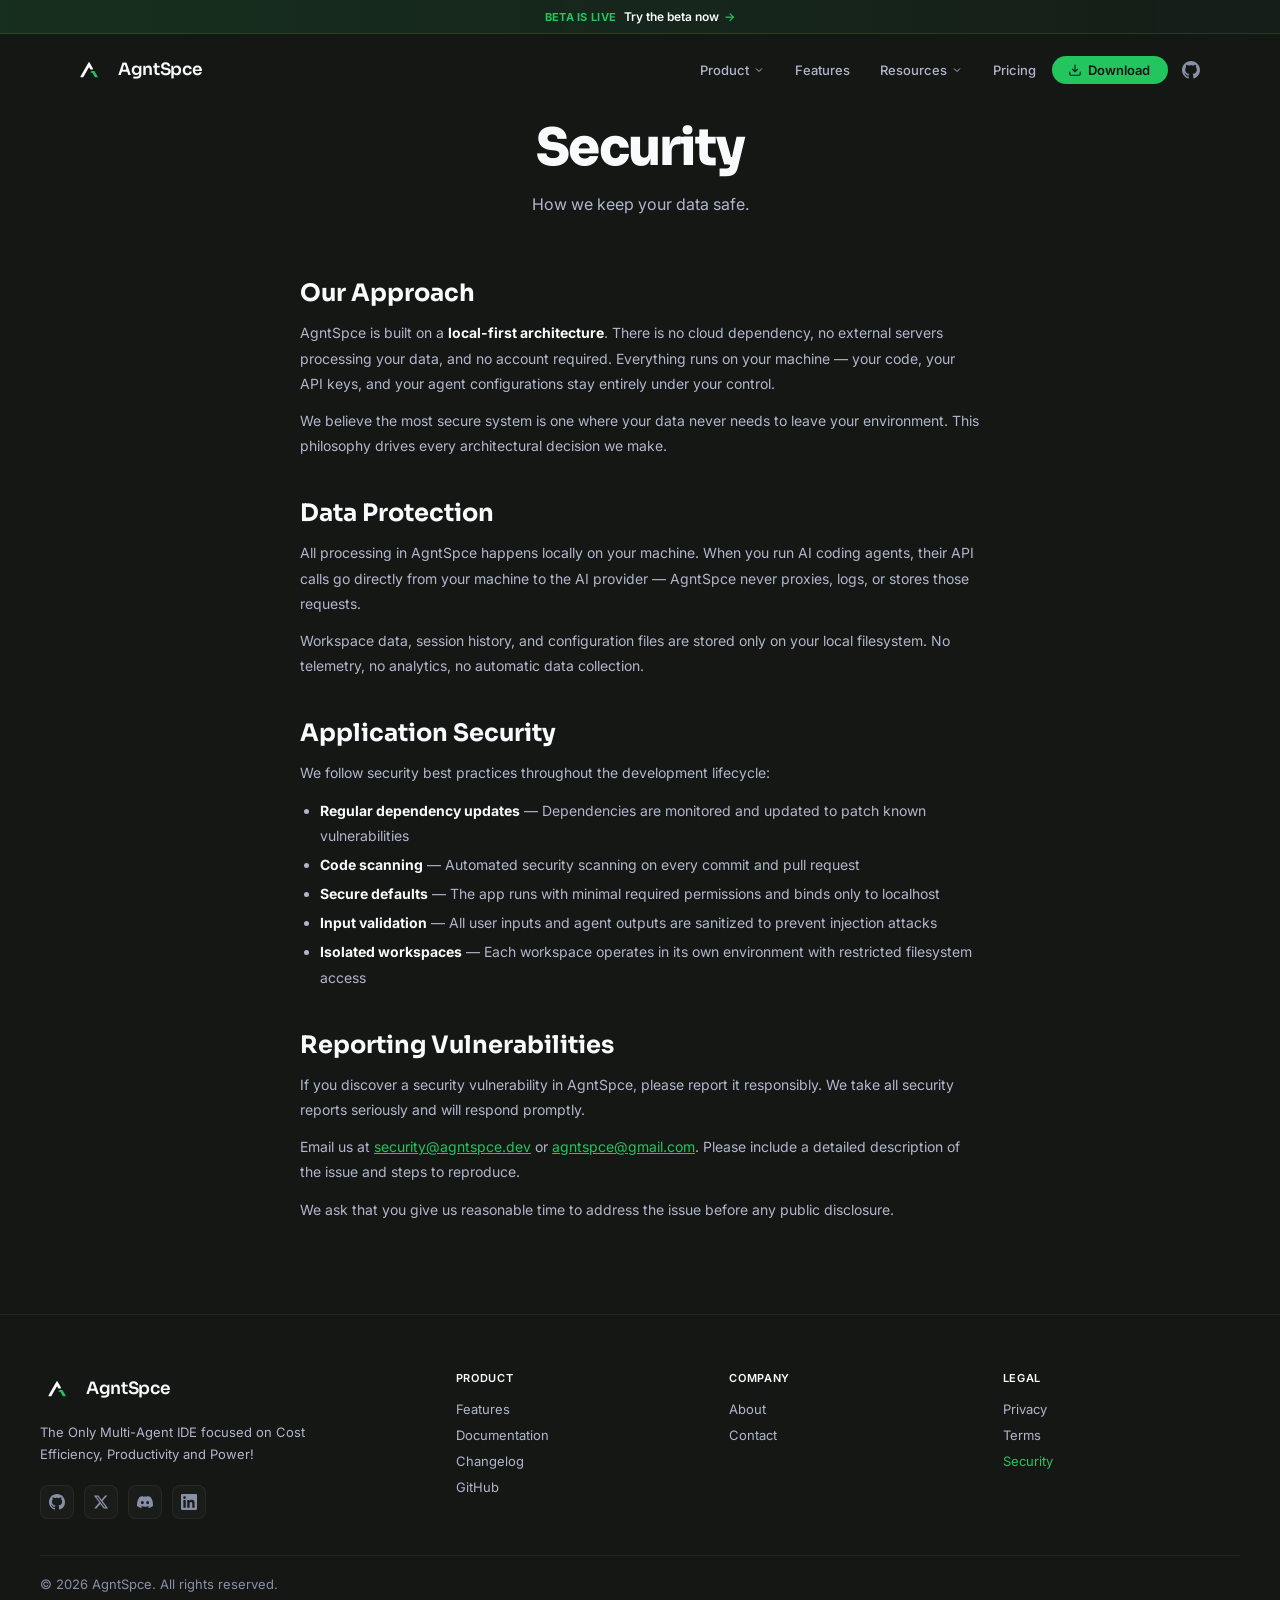
<file: security.html>
<!DOCTYPE html>
<html lang="en">
<head>
<meta charset="UTF-8">
<meta name="viewport" content="width=device-width, initial-scale=1.0">
<title>Security — AgntSpce</title>
<meta name="description" content="AgntSpce security practices. Local-first architecture, responsible disclosure.">
<meta property="og:title" content="Security — AgntSpce">
<meta property="og:description" content="AgntSpce security practices. Local-first architecture, responsible disclosure.">
<meta property="og:type" content="website">
<meta property="og:url" content="https://agntspace.space/security">
<meta property="og:site_name" content="AgntSpce">
<meta name="twitter:card" content="summary_large_image">
<meta name="twitter:title" content="Security — AgntSpce">
<meta name="twitter:description" content="AgntSpce security practices. Local-first architecture, responsible disclosure.">
<meta property="og:image" content="https://agntspace.space/img/main.png">
<meta name="twitter:image" content="https://agntspace.space/img/main.png">
<link rel="canonical" href="https://agntspace.space/security">
<link rel="preconnect" href="https://fonts.googleapis.com">
<link rel="preconnect" href="https://fonts.gstatic.com" crossorigin>
<link href="https://fonts.googleapis.com/css2?family=Inter:wght@400;500;600&family=JetBrains+Mono:wght@500&family=Sora:wght@500;600;700;800&display=swap" rel="stylesheet">
<link rel="icon" type="image/svg+xml" href="favicon.svg">
<link rel="stylesheet" href="style.css">
<script type="application/ld+json">
{
  "@context": "https://schema.org",
  "@type": "Organization",
  "name": "AgntSpce",
  "url": "https://agntspace.space",
  "logo": "https://agntspace.space/logo.svg",
  "description": "The Only Multi-Agent IDE focused on cost efficiency, productivity & power.",
  "sameAs": [
    "https://github.com/AniketWathore/agntspce",
    "https://x.com/AgntSpce",
    "https://linkedin.com/company/agntspce",
    "https://discord.gg/hcwQvggVR"
  ]
}
</script>
</head>
<body>

<header class="site-header" id="site-header">
  <div class="header-inner">
    <a href="index.html" class="logo">
      <img src="logo.svg" alt="AgntSpce" class="logo-img" width="36" height="36">
      <span class="logo-text">AgntSpce</span>
    </a>
    <nav class="nav-desktop">
      <div class="dropdown">
        <button class="dropdown-btn">
          Product
          <svg class="arrow" width="12" height="12" viewBox="0 0 24 24" fill="none" stroke="currentColor" stroke-width="2"><path d="M6 9l6 6 6-6"/></svg>
        </button>
        <div class="dropdown-menu">
          <a href="index.html" class="dropdown-item">AgntSpce</a>
          <a href="changelog.html" class="dropdown-item">Changelog</a>
        </div>
      </div>
      <a href="features.html" class="nav-link">Features</a>
      <div class="dropdown">
        <button class="dropdown-btn">
          Resources
          <svg class="arrow" width="12" height="12" viewBox="0 0 24 24" fill="none" stroke="currentColor" stroke-width="2"><path d="M6 9l6 6 6-6"/></svg>
        </button>
        <div class="dropdown-menu">
          <a href="documentation.html" class="dropdown-item">Documentation</a>
          <a href="about.html" class="dropdown-item">About</a>
          <a href="community.html" class="dropdown-item">Community</a>
        </div>
      </div>
      <a href="pricing.html" class="nav-link">Pricing</a>
      <a href="download.html" class="nav-cta">
        <svg width="16" height="16" viewBox="0 0 24 24" fill="none" stroke="currentColor" stroke-width="2"><path d="M21 15v4a2 2 0 01-2 2H5a2 2 0 01-2-2v-4"/><polyline points="7 10 12 15 17 10"/><line x1="12" y1="15" x2="12" y2="3"/></svg>
        Download
      </a>
      <a href="https://github.com/AniketWathore/agntspce" target="_blank" rel="noopener" class="nav-github" title="GitHub" aria-label="GitHub">
        <svg width="18" height="18" viewBox="0 0 24 24" fill="currentColor"><path d="M12 0c-6.626 0-12 5.373-12 12 0 5.302 3.438 9.8 8.207 11.387.599.111.793-.261.793-.577v-2.234c-3.338.726-4.033-1.416-4.033-1.416-.546-1.387-1.333-1.756-1.333-1.756-1.089-.745.083-.729.083-.729 1.205.084 1.839 1.237 1.839 1.237 1.07 1.834 2.807 1.304 3.492.997.107-.775.418-1.305.762-1.604-2.665-.305-5.467-1.334-5.467-5.931 0-1.311.469-2.381 1.236-3.221-.124-.303-.535-1.524.117-3.176 0 0 1.008-.322 3.301 1.23.957-.266 1.983-.399 3.003-.404 1.02.005 2.047.138 3.006.404 2.291-1.552 3.297-1.23 3.297-1.23.653 1.653.242 2.874.118 3.176.77.84 1.235 1.911 1.235 3.221 0 4.609-2.807 5.624-5.479 5.921.43.372.823 1.102.823 2.222v3.293c0 .319.192.694.801.576 4.765-1.589 8.199-6.086 8.199-11.386 0-6.627-5.373-12-12-12z"/></svg>
      </a>
    </nav>
    <button class="mobile-btn" id="mobile-btn" aria-label="Menu">
      <span></span><span></span><span></span>
    </button>
  </div>
  <div class="mobile-menu" id="mobile-menu">
    <a href="index.html" class="mobile-link">Home</a>
    <a href="features.html" class="mobile-link">Features</a>
    <a href="pricing.html" class="mobile-link">Pricing</a>
    <a href="documentation.html" class="mobile-link">Documentation</a>
    <a href="about.html" class="mobile-link">About</a>
    <a href="changelog.html" class="mobile-link">Changelog</a>
    <a href="community.html" class="mobile-link">Community</a>
    <a href="https://github.com/AniketWathore/agntspce" target="_blank" rel="noopener" class="mobile-link">GitHub</a>
    <a href="download.html" class="mobile-cta">Download</a>
  </div>
</header>

<section class="page-hero">
  <h1>Security</h1>
  <p>How we keep your data safe.</p>
</section>

<div class="legal-content">
  <h2>Our Approach</h2>
  <p>AgntSpce is built on a <strong>local-first architecture</strong>. There is no cloud dependency, no external servers processing your data, and no account required. Everything runs on your machine — your code, your API keys, and your agent configurations stay entirely under your control.</p>
  <p>We believe the most secure system is one where your data never needs to leave your environment. This philosophy drives every architectural decision we make.</p>

  <h2>Data Protection</h2>
  <p>All processing in AgntSpce happens locally on your machine. When you run AI coding agents, their API calls go directly from your machine to the AI provider — AgntSpce never proxies, logs, or stores those requests.</p>
  <p>Workspace data, session history, and configuration files are stored only on your local filesystem. No telemetry, no analytics, no automatic data collection.</p>

  <h2>Application Security</h2>
  <p>We follow security best practices throughout the development lifecycle:</p>
  <ul>
    <li><strong>Regular dependency updates</strong> — Dependencies are monitored and updated to patch known vulnerabilities</li>
    <li><strong>Code scanning</strong> — Automated security scanning on every commit and pull request</li>
    <li><strong>Secure defaults</strong> — The app runs with minimal required permissions and binds only to localhost</li>
    <li><strong>Input validation</strong> — All user inputs and agent outputs are sanitized to prevent injection attacks</li>
    <li><strong>Isolated workspaces</strong> — Each workspace operates in its own environment with restricted filesystem access</li>
  </ul>

  <h2>Reporting Vulnerabilities</h2>
  <p>If you discover a security vulnerability in AgntSpce, please report it responsibly. We take all security reports seriously and will respond promptly.</p>
  <p>Email us at <a href="mailto:security@agntspce.dev" style="color:var(--accent);text-decoration:underline">security@agntspce.dev</a> or <a href="mailto:agntspce@gmail.com" style="color:var(--accent);text-decoration:underline">agntspce@gmail.com</a>. Please include a detailed description of the issue and steps to reproduce.</p>
  <p>We ask that you give us reasonable time to address the issue before any public disclosure.</p>
</div>

<footer class="site-footer">
  <div class="footer-inner">
    <div class="footer-brand">
      <a href="index.html" class="logo">
        <img src="logo.svg" alt="AgntSpce" class="logo-img" width="36" height="36">
        <span class="logo-text">AgntSpce</span>
      </a>
      <p class="footer-tagline">The Only Multi-Agent IDE focused on Cost Efficiency, Productivity and Power!</p>
      <div class="footer-social">
        <a href="https://github.com/AniketWathore/agntspce" target="_blank" rel="noopener" class="fs-link" title="GitHub" aria-label="GitHub">
          <svg width="18" height="18" viewBox="0 0 24 24" fill="currentColor"><path d="M12 0C5.37 0 0 5.37 0 12c0 5.31 3.435 9.795 8.205 11.385.6.105.825-.255.825-.57 0-.285-.015-1.23-.015-2.235-3.015.555-3.795-.735-4.035-1.41-.135-.345-.72-1.41-1.23-1.695-.42-.225-1.02-.78-.015-.795.945-.015 1.62.87 1.845 1.23 1.08 1.815 2.805 1.305 3.495.99.105-.78.42-1.305.765-1.605-2.67-.3-5.46-1.335-5.46-5.925 0-1.305.465-2.385 1.23-3.225-.12-.3-.54-1.53.12-3.18 0 0 1.005-.315 3.3 1.23.96-.27 1.98-.405 3-.405s2.04.135 3 .405c2.295-1.56 3.3-1.23 3.3-1.23.66 1.65.24 2.88.12 3.18.765.84 1.23 1.905 1.23 3.225 0 4.605-2.805 5.625-5.475 5.925.435.375.81 1.095.81 2.22 0 1.605-.015 2.895-.015 3.3 0 .315.225.69.825.57A12.02 12.02 0 0024 12c0-6.63-5.37-12-12-12z"/></svg>
        </a>
        <a href="https://x.com/AgntSpce" target="_blank" rel="noopener" class="fs-link" title="X / Twitter" aria-label="X / Twitter">
          <svg width="18" height="18" viewBox="0 0 24 24" fill="currentColor"><path d="M18.244 2.25h3.308l-7.227 8.26 8.502 11.24H16.17l-5.214-6.817L4.99 21.75H1.68l7.73-8.835L1.254 2.25H8.08l4.713 6.231zm-1.161 17.52h1.833L7.084 4.126H5.117z"/></svg>
        </a>
        <a href="https://discord.gg/hcwQvggVR" target="_blank" rel="noopener" class="fs-link" title="Discord" aria-label="Discord">
          <svg width="18" height="18" viewBox="0 0 24 24" fill="currentColor"><path d="M20.317 4.3698a19.7913 19.7913 0 00-4.8851-1.5152.0741.0741 0 00-.0785.0371c-.211.3753-.4447.8648-.6083 1.2495-1.8447-.2762-3.68-.2762-5.4868 0-.1636-.3933-.4058-.8742-.6177-1.2495a.077.077 0 00-.0785-.037 19.7363 19.7363 0 00-4.8852 1.515.0699.0699 0 00-.0321.0277C.5334 9.0458-.319 13.5799.0992 18.0578a.0824.0824 0 00.0312.0561c2.0528 1.5076 4.0413 2.4228 5.9929 3.0294a.0777.0777 0 00.0842-.0276c.4616-.6304.8731-1.2952 1.226-1.9942a.076.076 0 00-.0416-.1057c-.6528-.2476-1.2743-.5495-1.8722-.8923a.077.077 0 01-.0076-.1277c.1258-.0943.2517-.1923.3718-.2914a.0743.0743 0 01.0776-.0105c3.9278 1.7933 8.18 1.7933 12.0614 0a.0739.0739 0 01.0785.0095c.1202.099.246.1981.3728.2924a.077.077 0 01-.0066.1276 12.2986 12.2986 0 01-1.873.8914.0766.0766 0 00-.0407.1067c.3604.698.7719 1.3628 1.225 1.9932a.076.076 0 00.0842.0286c1.961-.6067 3.9495-1.5219 6.0023-3.0294a.077.077 0 00.0313-.0552c.5004-5.177-.8382-9.6739-3.5485-13.6604a.061.061 0 00-.0312-.0286zM8.02 15.3312c-1.1825 0-2.1569-1.0857-2.1569-2.419 0-1.3332.9555-2.4189 2.157-2.4189 1.2108 0 2.1757 1.0952 2.1568 2.419 0 1.3332-.9555 2.4189-2.1569 2.4189zm7.9748 0c-1.1825 0-2.1569-1.0857-2.1569-2.419 0-1.3332.9554-2.4189 2.1569-2.4189 1.2108 0 2.1757 1.0952 2.1568 2.419 0 1.3332-.946 2.4189-2.1568 2.4189z"/></svg>
        </a>
        <a href="https://linkedin.com/company/agntspce" target="_blank" rel="noopener" class="fs-link" title="LinkedIn" aria-label="LinkedIn">
          <svg width="18" height="18" viewBox="0 0 24 24" fill="currentColor"><path d="M20.447 20.452h-3.554v-5.569c0-1.328-.027-3.037-1.852-3.037-1.853 0-2.136 1.445-2.136 2.939v5.667H9.351V9h3.414v1.561h.046c.477-.9 1.637-1.85 3.37-1.85 3.601 0 4.267 2.37 4.267 5.455v6.286zM5.337 7.433c-1.144 0-2.063-.926-2.063-2.065 0-1.138.92-2.063 2.063-2.063 1.14 0 2.064.925 2.064 2.063 0 1.139-.925 2.065-2.064 2.065zm1.782 13.019H3.555V9h3.564v11.452zM22.225 0H1.771C.792 0 0 .774 0 1.729v20.542C0 23.227.792 24 1.771 24h20.451C23.2 24 24 23.227 24 22.271V1.729C24 .774 23.2 0 22.225 0z"/></svg>
        </a>
      </div>
    </div>
    <div class="footer-col">
      <h4>Product</h4>
      <a href="features.html">Features</a>
      <a href="documentation.html">Documentation</a>
      <a href="changelog.html">Changelog</a>
      <a href="https://github.com/AniketWathore/agntspce">GitHub</a>
    </div>
    <div class="footer-col">
      <h4>Company</h4>
      <a href="about.html">About</a>
      <a href="contact.html">Contact</a>
    </div>
    <div class="footer-col">
      <h4>Legal</h4>
      <a href="privacy.html">Privacy</a>
      <a href="terms.html">Terms</a>
      <a href="security.html" style="color:var(--accent)">Security</a>
    </div>
    
  </div>
  <div class="footer-bottom">
    <span>&copy; 2026 AgntSpce. All rights reserved.</span>
    
  </div>
</footer>

<script>
document.addEventListener('click', function(e){
  var btn = e.target.closest('.dropdown-btn');
  if(btn){
    e.preventDefault();
    var menu = btn.nextElementSibling;
    if(menu && menu.classList.contains('dropdown-menu')){
      menu.classList.toggle('open');
      btn.classList.toggle('active');
    }
  } else {
    document.querySelectorAll('.dropdown-menu.open').forEach(function(m){ m.classList.remove('open'); });
    document.querySelectorAll('.dropdown-btn.active').forEach(function(b){ b.classList.remove('active'); });
  }
});
</script>
<script src="script.min.js"></script>
</body>
</html>
</file>
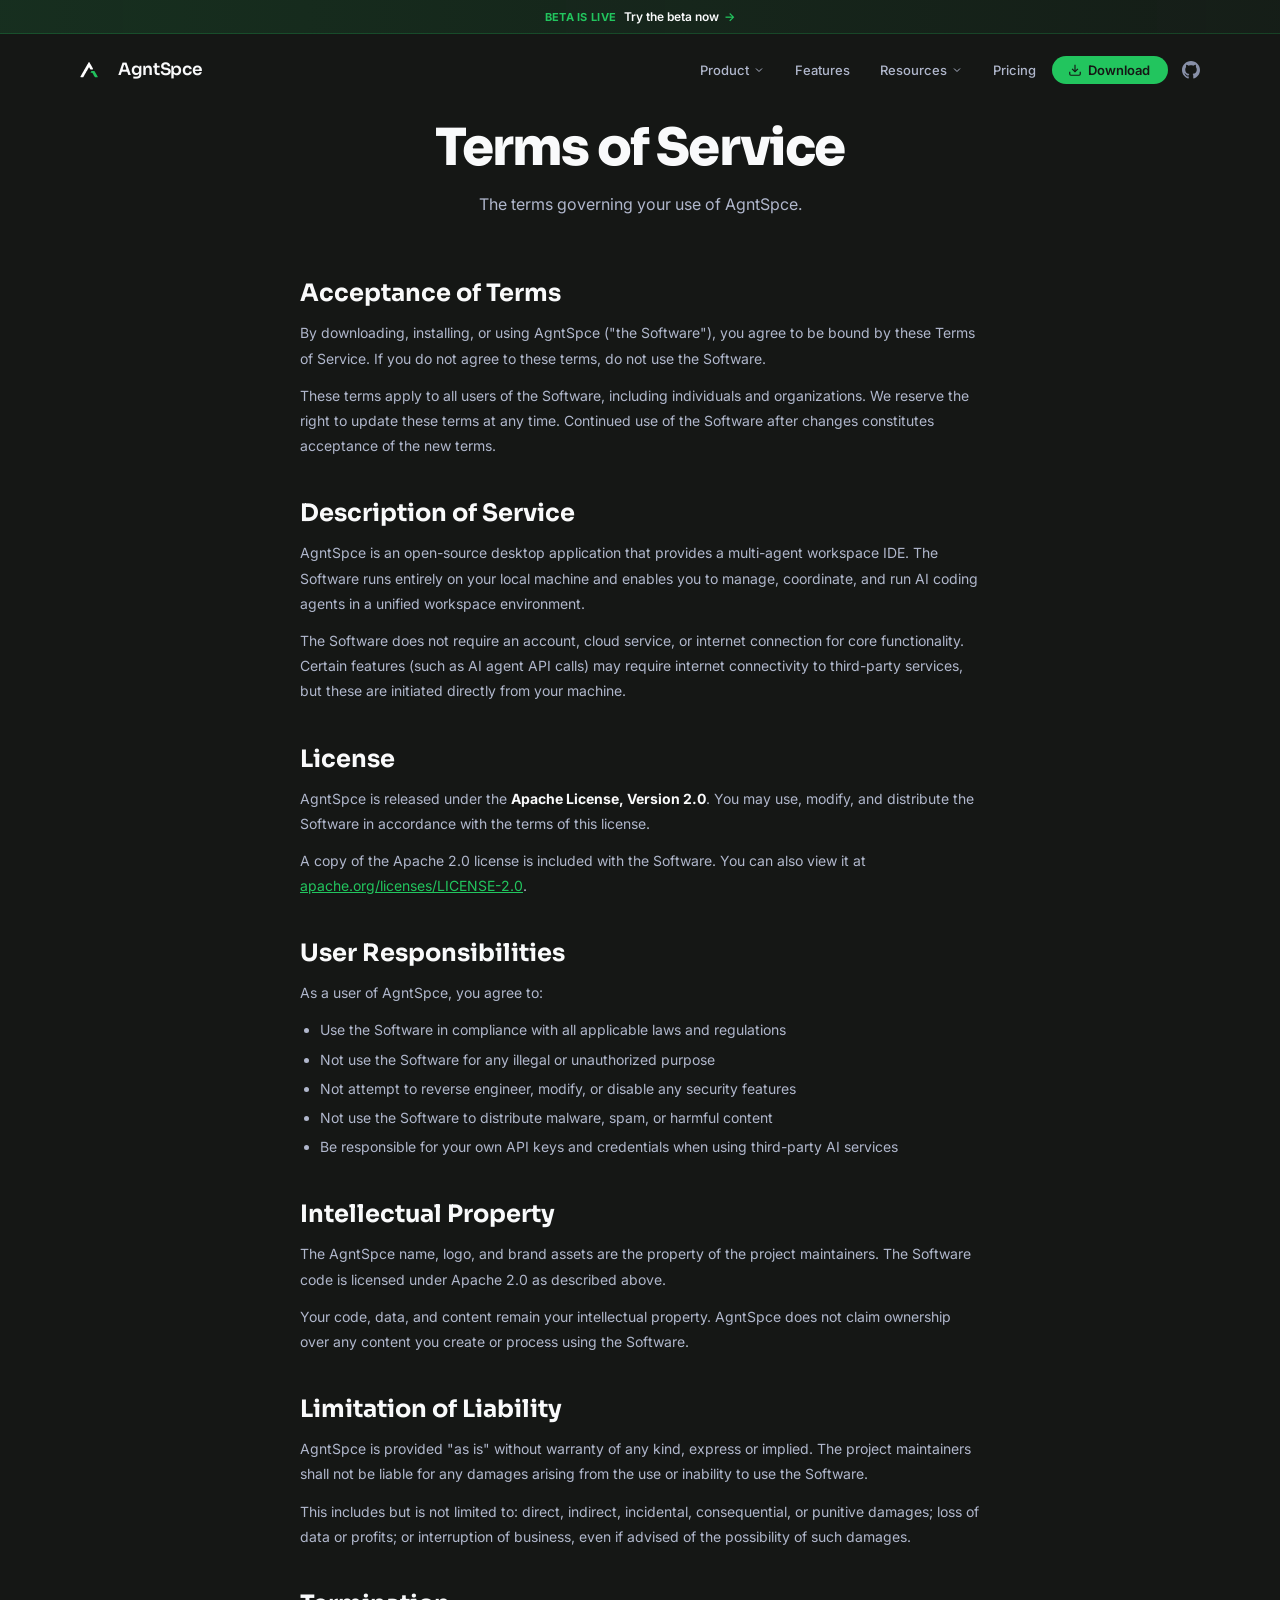
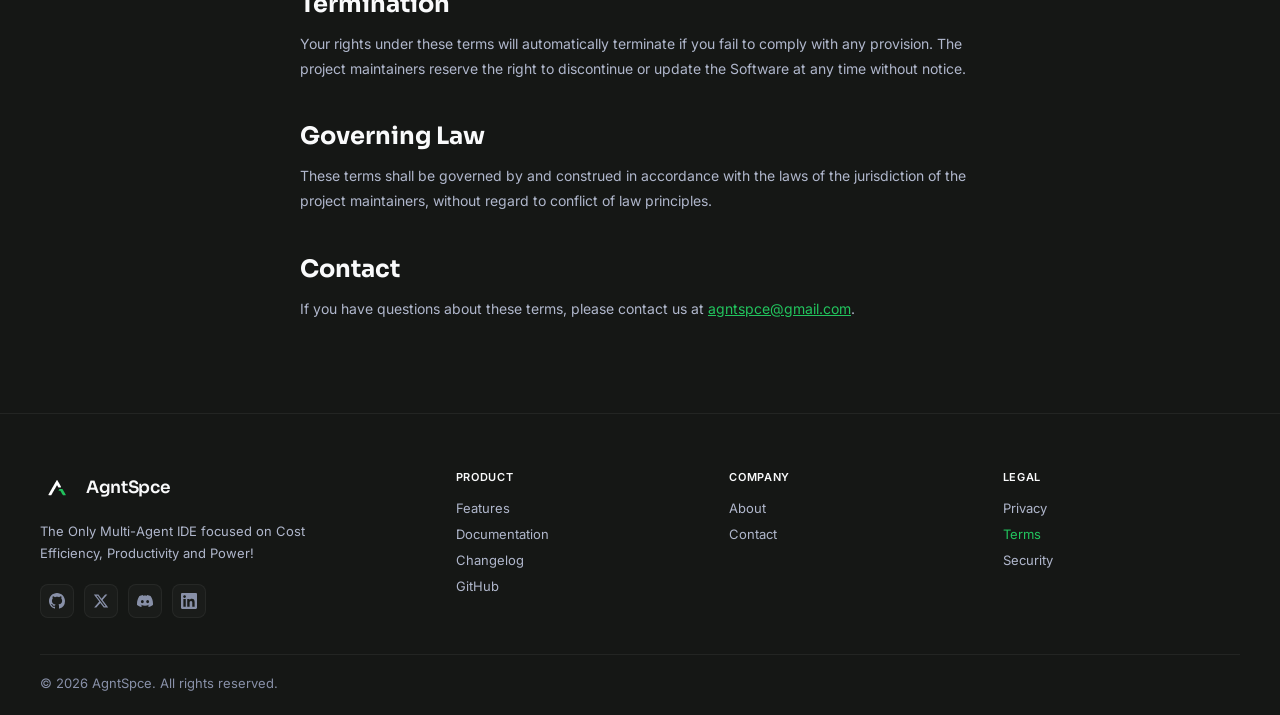
<file: terms.html>
<!DOCTYPE html>
<html lang="en">
<head>
<meta charset="UTF-8">
<meta name="viewport" content="width=device-width, initial-scale=1.0">
<title>Terms of Service — AgntSpce</title>
<meta name="description" content="AgntSpce terms of service for the Multi-Agent Workspace IDE.">
<meta property="og:title" content="Terms of Service — AgntSpce">
<meta property="og:description" content="AgntSpce terms of service for the Multi-Agent Workspace IDE.">
<meta property="og:type" content="website">
<meta property="og:url" content="https://agntspace.space/terms">
<meta property="og:site_name" content="AgntSpce">
<meta name="twitter:card" content="summary_large_image">
<meta name="twitter:title" content="Terms of Service — AgntSpce">
<meta name="twitter:description" content="AgntSpce terms of service for the Multi-Agent Workspace IDE.">
<meta property="og:image" content="https://agntspace.space/img/main.png">
<meta name="twitter:image" content="https://agntspace.space/img/main.png">
<link rel="canonical" href="https://agntspace.space/terms">
<link rel="preconnect" href="https://fonts.googleapis.com">
<link rel="preconnect" href="https://fonts.gstatic.com" crossorigin>
<link href="https://fonts.googleapis.com/css2?family=Inter:wght@400;500;600&family=JetBrains+Mono:wght@500&family=Sora:wght@500;600;700;800&display=swap" rel="stylesheet">
<link rel="icon" type="image/svg+xml" href="favicon.svg">
<link rel="stylesheet" href="style.css">
<script type="application/ld+json">
{
  "@context": "https://schema.org",
  "@type": "Organization",
  "name": "AgntSpce",
  "url": "https://agntspace.space",
  "logo": "https://agntspace.space/logo.svg",
  "description": "The Only Multi-Agent IDE focused on cost efficiency, productivity & power.",
  "sameAs": [
    "https://github.com/AniketWathore/agntspce",
    "https://x.com/AgntSpce",
    "https://linkedin.com/company/agntspce",
    "https://discord.gg/hcwQvggVR"
  ]
}
</script>
</head>
<body>

<header class="site-header" id="site-header">
  <div class="header-inner">
    <a href="index.html" class="logo">
      <img src="logo.svg" alt="AgntSpce" class="logo-img" width="36" height="36">
      <span class="logo-text">AgntSpce</span>
    </a>
    <nav class="nav-desktop">
      <div class="dropdown">
        <button class="dropdown-btn">
          Product
          <svg class="arrow" width="12" height="12" viewBox="0 0 24 24" fill="none" stroke="currentColor" stroke-width="2"><path d="M6 9l6 6 6-6"/></svg>
        </button>
        <div class="dropdown-menu">
          <a href="index.html" class="dropdown-item">AgntSpce</a>
          <a href="changelog.html" class="dropdown-item">Changelog</a>
        </div>
      </div>
      <a href="features.html" class="nav-link">Features</a>
      <div class="dropdown">
        <button class="dropdown-btn">
          Resources
          <svg class="arrow" width="12" height="12" viewBox="0 0 24 24" fill="none" stroke="currentColor" stroke-width="2"><path d="M6 9l6 6 6-6"/></svg>
        </button>
        <div class="dropdown-menu">
          <a href="documentation.html" class="dropdown-item">Documentation</a>
          <a href="about.html" class="dropdown-item">About</a>
          <a href="community.html" class="dropdown-item">Community</a>
        </div>
      </div>
      <a href="pricing.html" class="nav-link">Pricing</a>
      <a href="download.html" class="nav-cta">
        <svg width="16" height="16" viewBox="0 0 24 24" fill="none" stroke="currentColor" stroke-width="2"><path d="M21 15v4a2 2 0 01-2 2H5a2 2 0 01-2-2v-4"/><polyline points="7 10 12 15 17 10"/><line x1="12" y1="15" x2="12" y2="3"/></svg>
        Download
      </a>
      <a href="https://github.com/AniketWathore/agntspce" target="_blank" rel="noopener" class="nav-github" title="GitHub" aria-label="GitHub">
        <svg width="18" height="18" viewBox="0 0 24 24" fill="currentColor"><path d="M12 0c-6.626 0-12 5.373-12 12 0 5.302 3.438 9.8 8.207 11.387.599.111.793-.261.793-.577v-2.234c-3.338.726-4.033-1.416-4.033-1.416-.546-1.387-1.333-1.756-1.333-1.756-1.089-.745.083-.729.083-.729 1.205.084 1.839 1.237 1.839 1.237 1.07 1.834 2.807 1.304 3.492.997.107-.775.418-1.305.762-1.604-2.665-.305-5.467-1.334-5.467-5.931 0-1.311.469-2.381 1.236-3.221-.124-.303-.535-1.524.117-3.176 0 0 1.008-.322 3.301 1.23.957-.266 1.983-.399 3.003-.404 1.02.005 2.047.138 3.006.404 2.291-1.552 3.297-1.23 3.297-1.23.653 1.653.242 2.874.118 3.176.77.84 1.235 1.911 1.235 3.221 0 4.609-2.807 5.624-5.479 5.921.43.372.823 1.102.823 2.222v3.293c0 .319.192.694.801.576 4.765-1.589 8.199-6.086 8.199-11.386 0-6.627-5.373-12-12-12z"/></svg>
      </a>
    </nav>
    <button class="mobile-btn" id="mobile-btn" aria-label="Menu">
      <span></span><span></span><span></span>
    </button>
  </div>
  <div class="mobile-menu" id="mobile-menu">
    <a href="index.html" class="mobile-link">Home</a>
    <a href="features.html" class="mobile-link">Features</a>
    <a href="pricing.html" class="mobile-link">Pricing</a>
    <a href="documentation.html" class="mobile-link">Documentation</a>
    <a href="about.html" class="mobile-link">About</a>
    <a href="changelog.html" class="mobile-link">Changelog</a>
    <a href="community.html" class="mobile-link">Community</a>
    <a href="https://github.com/AniketWathore/agntspce" target="_blank" rel="noopener" class="mobile-link">GitHub</a>
    <a href="download.html" class="mobile-cta">Download</a>
  </div>
</header>

<section class="page-hero">
  <h1>Terms of Service</h1>
  <p>The terms governing your use of AgntSpce.</p>
</section>

<div class="legal-content">
  <h2>Acceptance of Terms</h2>
  <p>By downloading, installing, or using AgntSpce ("the Software"), you agree to be bound by these Terms of Service. If you do not agree to these terms, do not use the Software.</p>
  <p>These terms apply to all users of the Software, including individuals and organizations. We reserve the right to update these terms at any time. Continued use of the Software after changes constitutes acceptance of the new terms.</p>

  <h2>Description of Service</h2>
  <p>AgntSpce is an open-source desktop application that provides a multi-agent workspace IDE. The Software runs entirely on your local machine and enables you to manage, coordinate, and run AI coding agents in a unified workspace environment.</p>
  <p>The Software does not require an account, cloud service, or internet connection for core functionality. Certain features (such as AI agent API calls) may require internet connectivity to third-party services, but these are initiated directly from your machine.</p>

  <h2>License</h2>
  <p>AgntSpce is released under the <strong>Apache License, Version 2.0</strong>. You may use, modify, and distribute the Software in accordance with the terms of this license.</p>
  <p>A copy of the Apache 2.0 license is included with the Software. You can also view it at <a href="https://www.apache.org/licenses/LICENSE-2.0" target="_blank" rel="noopener" style="color:var(--accent);text-decoration:underline">apache.org/licenses/LICENSE-2.0</a>.</p>

  <h2>User Responsibilities</h2>
  <p>As a user of AgntSpce, you agree to:</p>
  <ul>
    <li>Use the Software in compliance with all applicable laws and regulations</li>
    <li>Not use the Software for any illegal or unauthorized purpose</li>
    <li>Not attempt to reverse engineer, modify, or disable any security features</li>
    <li>Not use the Software to distribute malware, spam, or harmful content</li>
    <li>Be responsible for your own API keys and credentials when using third-party AI services</li>
  </ul>

  <h2>Intellectual Property</h2>
  <p>The AgntSpce name, logo, and brand assets are the property of the project maintainers. The Software code is licensed under Apache 2.0 as described above.</p>
  <p>Your code, data, and content remain your intellectual property. AgntSpce does not claim ownership over any content you create or process using the Software.</p>

  <h2>Limitation of Liability</h2>
  <p>AgntSpce is provided "as is" without warranty of any kind, express or implied. The project maintainers shall not be liable for any damages arising from the use or inability to use the Software.</p>
  <p>This includes but is not limited to: direct, indirect, incidental, consequential, or punitive damages; loss of data or profits; or interruption of business, even if advised of the possibility of such damages.</p>

  <h2>Termination</h2>
  <p>Your rights under these terms will automatically terminate if you fail to comply with any provision. The project maintainers reserve the right to discontinue or update the Software at any time without notice.</p>

  <h2>Governing Law</h2>
  <p>These terms shall be governed by and construed in accordance with the laws of the jurisdiction of the project maintainers, without regard to conflict of law principles.</p>

  <h2>Contact</h2>
  <p>If you have questions about these terms, please contact us at <a href="mailto:agntspce@gmail.com" style="color:var(--accent);text-decoration:underline">agntspce@gmail.com</a>.</p>
</div>

<footer class="site-footer">
  <div class="footer-inner">
    <div class="footer-brand">
      <a href="index.html" class="logo">
        <img src="logo.svg" alt="AgntSpce" class="logo-img" width="36" height="36">
        <span class="logo-text">AgntSpce</span>
      </a>
      <p class="footer-tagline">The Only Multi-Agent IDE focused on Cost Efficiency, Productivity and Power!</p>
      <div class="footer-social">
        <a href="https://github.com/AniketWathore/agntspce" target="_blank" rel="noopener" class="fs-link" title="GitHub" aria-label="GitHub">
          <svg width="18" height="18" viewBox="0 0 24 24" fill="currentColor"><path d="M12 0C5.37 0 0 5.37 0 12c0 5.31 3.435 9.795 8.205 11.385.6.105.825-.255.825-.57 0-.285-.015-1.23-.015-2.235-3.015.555-3.795-.735-4.035-1.41-.135-.345-.72-1.41-1.23-1.695-.42-.225-1.02-.78-.015-.795.945-.015 1.62.87 1.845 1.23 1.08 1.815 2.805 1.305 3.495.99.105-.78.42-1.305.765-1.605-2.67-.3-5.46-1.335-5.46-5.925 0-1.305.465-2.385 1.23-3.225-.12-.3-.54-1.53.12-3.18 0 0 1.005-.315 3.3 1.23.96-.27 1.98-.405 3-.405s2.04.135 3 .405c2.295-1.56 3.3-1.23 3.3-1.23.66 1.65.24 2.88.12 3.18.765.84 1.23 1.905 1.23 3.225 0 4.605-2.805 5.625-5.475 5.925.435.375.81 1.095.81 2.22 0 1.605-.015 2.895-.015 3.3 0 .315.225.69.825.57A12.02 12.02 0 0024 12c0-6.63-5.37-12-12-12z"/></svg>
        </a>
        <a href="https://x.com/AgntSpce" target="_blank" rel="noopener" class="fs-link" title="X / Twitter" aria-label="X / Twitter">
          <svg width="18" height="18" viewBox="0 0 24 24" fill="currentColor"><path d="M18.244 2.25h3.308l-7.227 8.26 8.502 11.24H16.17l-5.214-6.817L4.99 21.75H1.68l7.73-8.835L1.254 2.25H8.08l4.713 6.231zm-1.161 17.52h1.833L7.084 4.126H5.117z"/></svg>
        </a>
        <a href="https://discord.gg/hcwQvggVR" target="_blank" rel="noopener" class="fs-link" title="Discord" aria-label="Discord">
          <svg width="18" height="18" viewBox="0 0 24 24" fill="currentColor"><path d="M20.317 4.3698a19.7913 19.7913 0 00-4.8851-1.5152.0741.0741 0 00-.0785.0371c-.211.3753-.4447.8648-.6083 1.2495-1.8447-.2762-3.68-.2762-5.4868 0-.1636-.3933-.4058-.8742-.6177-1.2495a.077.077 0 00-.0785-.037 19.7363 19.7363 0 00-4.8852 1.515.0699.0699 0 00-.0321.0277C.5334 9.0458-.319 13.5799.0992 18.0578a.0824.0824 0 00.0312.0561c2.0528 1.5076 4.0413 2.4228 5.9929 3.0294a.0777.0777 0 00.0842-.0276c.4616-.6304.8731-1.2952 1.226-1.9942a.076.076 0 00-.0416-.1057c-.6528-.2476-1.2743-.5495-1.8722-.8923a.077.077 0 01-.0076-.1277c.1258-.0943.2517-.1923.3718-.2914a.0743.0743 0 01.0776-.0105c3.9278 1.7933 8.18 1.7933 12.0614 0a.0739.0739 0 01.0785.0095c.1202.099.246.1981.3728.2924a.077.077 0 01-.0066.1276 12.2986 12.2986 0 01-1.873.8914.0766.0766 0 00-.0407.1067c.3604.698.7719 1.3628 1.225 1.9932a.076.076 0 00.0842.0286c1.961-.6067 3.9495-1.5219 6.0023-3.0294a.077.077 0 00.0313-.0552c.5004-5.177-.8382-9.6739-3.5485-13.6604a.061.061 0 00-.0312-.0286zM8.02 15.3312c-1.1825 0-2.1569-1.0857-2.1569-2.419 0-1.3332.9555-2.4189 2.157-2.4189 1.2108 0 2.1757 1.0952 2.1568 2.419 0 1.3332-.9555 2.4189-2.1569 2.4189zm7.9748 0c-1.1825 0-2.1569-1.0857-2.1569-2.419 0-1.3332.9554-2.4189 2.1569-2.4189 1.2108 0 2.1757 1.0952 2.1568 2.419 0 1.3332-.946 2.4189-2.1568 2.4189z"/></svg>
        </a>
        <a href="https://linkedin.com/company/agntspce" target="_blank" rel="noopener" class="fs-link" title="LinkedIn" aria-label="LinkedIn">
          <svg width="18" height="18" viewBox="0 0 24 24" fill="currentColor"><path d="M20.447 20.452h-3.554v-5.569c0-1.328-.027-3.037-1.852-3.037-1.853 0-2.136 1.445-2.136 2.939v5.667H9.351V9h3.414v1.561h.046c.477-.9 1.637-1.85 3.37-1.85 3.601 0 4.267 2.37 4.267 5.455v6.286zM5.337 7.433c-1.144 0-2.063-.926-2.063-2.065 0-1.138.92-2.063 2.063-2.063 1.14 0 2.064.925 2.064 2.063 0 1.139-.925 2.065-2.064 2.065zm1.782 13.019H3.555V9h3.564v11.452zM22.225 0H1.771C.792 0 0 .774 0 1.729v20.542C0 23.227.792 24 1.771 24h20.451C23.2 24 24 23.227 24 22.271V1.729C24 .774 23.2 0 22.225 0z"/></svg>
        </a>
      </div>
    </div>
    <div class="footer-col">
      <h4>Product</h4>
      <a href="features.html">Features</a>
      <a href="documentation.html">Documentation</a>
      <a href="changelog.html">Changelog</a>
      <a href="https://github.com/AniketWathore/agntspce">GitHub</a>
    </div>
    <div class="footer-col">
      <h4>Company</h4>
      <a href="about.html">About</a>
      <a href="contact.html">Contact</a>
    </div>
    <div class="footer-col">
      <h4>Legal</h4>
      <a href="privacy.html">Privacy</a>
      <a href="terms.html" style="color:var(--accent)">Terms</a>
      <a href="security.html">Security</a>
    </div>
    
  </div>
  <div class="footer-bottom">
    <span>&copy; 2026 AgntSpce. All rights reserved.</span>
    
  </div>
</footer>

<script>
document.addEventListener('click', function(e){
  var btn = e.target.closest('.dropdown-btn');
  if(btn){
    e.preventDefault();
    var menu = btn.nextElementSibling;
    if(menu && menu.classList.contains('dropdown-menu')){
      menu.classList.toggle('open');
      btn.classList.toggle('active');
    }
  } else {
    document.querySelectorAll('.dropdown-menu.open').forEach(function(m){ m.classList.remove('open'); });
    document.querySelectorAll('.dropdown-btn.active').forEach(function(b){ b.classList.remove('active'); });
  }
});
</script>
<script src="script.min.js"></script>
</body>
</html>
</file>
<file: style.css>
*,*::before,*::after{margin:0;padding:0;box-sizing:border-box}
:root{
  --bg-deep:#151715;
  --bg-surface:#1C1E1C;
  --bg-elevated:#242624;
  --bg-card:rgba(17,24,39,0.4);
  --border:rgba(255,255,255,0.06);
  --border-light:#1F2937;
  --border-hover:rgba(255,255,255,0.1);
  --text:#F9FAFB;
  --text-secondary:#B0B7CC;
  --text-muted:#8890A8;
  --text-dim:#9CA3AF;
  --accent:#22C55E;
  --accent-dark:#16A34A;
  --accent-glow:rgba(34,197,94,0.12);
  --accent-glow-sm:rgba(34,197,94,0.08);
  --radius-sm:6px;
  --radius-md:10px;
  --radius-lg:16px;
  --radius-xl:20px;
  --radius-full:9999px;
  --font-display:'Sora','Plus Jakarta Sans',system-ui,sans-serif;
  --font-body:'Inter','Plus Jakarta Sans',system-ui,sans-serif;
  --font-mono:'JetBrains Mono','SF Mono',monospace;
  --nav-height:72px;
  --beta-height:34px;
  --max-width:1200px;
}
html{scroll-behavior:smooth;-webkit-font-smoothing:antialiased}
body{
  font-family:var(--font-body);
  background:var(--bg-deep);
  color:var(--text);
  min-height:100vh;
}
a{text-decoration:none;color:inherit}
img{display:block;max-width:100%}
::-webkit-scrollbar{width:6px}
::-webkit-scrollbar-track{background:var(--bg-deep)}
::-webkit-scrollbar-thumb{background:rgba(34,197,94,.2);border-radius:3px}
::-webkit-scrollbar-thumb:hover{background:rgba(34,197,94,.4)}

.glass{
  background:rgba(17,24,39,0.6);
  backdrop-filter:blur(20px);
  -webkit-backdrop-filter:blur(20px);
}
.glass-light{
  background:rgba(255,255,255,.04);
  backdrop-filter:blur(12px);
  -webkit-backdrop-filter:blur(12px);
  border:1px solid rgba(255,255,255,.06);
}
.text-gradient{
  background:linear-gradient(135deg,var(--accent) 0%,#6EE7B7 100%);
  -webkit-background-clip:text;
  -webkit-text-fill-color:transparent;
  background-clip:text;
}

/* ─── Header ─── */
.site-header{
  position:fixed;top:0;left:0;right:0;z-index:50;
  height:var(--nav-height);
  transition:background .3s,backdrop-filter .3s,border-color .3s;
  border-bottom:1px solid transparent;
}
.site-header.scrolled{
  background:rgba(21,23,21,.85);
  backdrop-filter:blur(16px);
  -webkit-backdrop-filter:blur(16px);
  border-bottom-color:var(--border);
}
.header-inner{
  max-width:var(--max-width);margin:0 auto;
  height:100%;display:flex;align-items:center;
  justify-content:space-between;padding:0 20px;
}
@media(min-width:768px){.header-inner{padding:0 32px}}
.logo{
  display:flex;align-items:center;gap:10px;
  font-family:var(--font-display);
  font-weight:600;font-size:17px;
  letter-spacing:-.02em;
}
.logo-img{width:36px;height:36px;flex-shrink:0;border-radius:var(--radius-sm)}
.logo-text{font-family:inherit;font-weight:inherit;font-size:inherit}

/* ─── Beta Banner ─── */
.beta-banner{
  position:fixed;top:0;left:0;right:0;z-index:60;
  height:var(--beta-height);
  display:flex;align-items:center;justify-content:center;gap:8px;
  background:linear-gradient(90deg,rgba(34,197,94,.14),rgba(34,197,94,.04));
  border-bottom:1px solid rgba(34,197,94,.22);
  font-size:12px;font-weight:500;color:var(--text-secondary);
  padding:0 16px;
  transition:transform .3s ease, opacity .3s ease;
}
body.banner-hidden .beta-banner{transform:translateY(-100%)}
.beta-badge{color:var(--accent);font-weight:700;letter-spacing:.03em;text-transform:uppercase;font-size:11px}
.beta-link{color:var(--text);font-weight:600;display:inline-flex;align-items:center;gap:5px;transition:color .2s}
.beta-link:hover{color:var(--accent)}
.beta-arrow{color:var(--accent);transition:transform .2s}
.beta-link:hover .beta-arrow{transform:translateX(3px)}
body.has-banner .site-header{top:var(--beta-height);transition:top .3s ease}
body.has-banner.banner-hidden .site-header{top:0}
body.has-banner .mobile-menu{top:calc(var(--nav-height) + var(--beta-height));transition:top .3s ease}
body.has-banner.banner-hidden .mobile-menu{top:var(--nav-height)}
.nav-desktop{display:none;align-items:center;gap:2px}
@media(min-width:768px){.nav-desktop{display:flex}}
.nav-link{
  display:inline-flex;align-items:center;
  padding:6px 14px;border-radius:var(--radius-full);
  font-size:13px;font-weight:500;
  color:var(--text-secondary);
  transition:color .2s;
  position:relative;
}
.nav-link:hover{color:var(--text)}
.nav-link::after{
  content:'';position:absolute;bottom:-2px;left:50%;
  transform:translateX(-50%);
  width:0;height:2px;
  background:var(--accent);
  border-radius:2px;
  transition:width .2s;
}
.nav-link:hover::after,.nav-link.active::after{width:60%}
.nav-cta{
  display:inline-flex;align-items:center;gap:6px;
  padding:6px 18px 6px 16px;border-radius:var(--radius-full);
  font-size:13px;font-weight:600;
  color:var(--bg-deep);background:var(--accent);
  transition:opacity .2s,transform .2s;
}
.nav-cta:hover{opacity:.85;transform:translateY(-1px)}
.nav-cta svg{width:14px;height:14px}
.nav-ghost{
  display:none;align-items:center;gap:6px;
  padding:6px 14px;border-radius:var(--radius-full);
  font-size:12px;font-weight:500;
  color:var(--text-secondary);
  border:1px solid var(--border);
  transition:all .2s;
}
@media(min-width:768px){.nav-ghost{display:inline-flex}}
.nav-ghost:hover{border-color:rgba(34,197,94,.3);color:var(--text)}
.nav-ghost svg{width:14px;height:14px}
.mobile-btn{
  display:flex;flex-direction:column;gap:4px;
  padding:8px;background:none;border:0;cursor:pointer;
}
@media(min-width:768px){.mobile-btn{display:none}}
.mobile-btn span{
  display:block;width:20px;height:2px;
  border-radius:2px;background:var(--text);
  transition:transform .3s,opacity .3s;
}
.mobile-btn.open span:nth-child(1){transform:translateY(6px)rotate(45deg)}
.mobile-btn.open span:nth-child(2){opacity:0}
.mobile-btn.open span:nth-child(3){transform:translateY(-6px)rotate(-45deg)}
.mobile-menu{
  display:none;position:fixed;top:var(--nav-height);left:0;right:0;
  background:rgba(21,23,21,.96);
  backdrop-filter:blur(16px);
  border-bottom:1px solid var(--border);
  padding:12px 20px 20px;
  flex-direction:column;gap:4px;
}
.mobile-menu.open{display:flex}
.mobile-link{
  display:block;padding:10px 0;
  font-size:14px;font-weight:500;color:var(--text-secondary);
}
.mobile-link:hover{color:var(--text)}
.mobile-cta{
  display:block;padding:10px 14px;margin-top:4px;
  font-size:14px;font-weight:600;text-align:center;
  color:var(--bg-deep);background:var(--accent);border-radius:var(--radius-full);
}

/* ─── Hero ─── */
.hero{
  position:relative;
  display:flex;flex-direction:column;
  overflow:hidden;
  padding:140px 0 80px;
}
.hero-bg{
  position:absolute;inset:0;
  background:var(--bg-deep);
  pointer-events:none;
}
.hero-glow{
  position:absolute;top:50%;right:5%;transform:translateY(calc(-50% + var(--parallax-offset,0px)));
  width:700px;height:700px;
  background:radial-gradient(circle,rgba(255,255,255,.03) 0%,transparent 70%);
  pointer-events:none;
}
.hero-glow-green{
  position:absolute;top:45%;left:50%;
  width:800px;height:500px;
  transform:translate(-50%,-50%);
  background:radial-gradient(ellipse,rgba(34,197,94,.06) 0%,transparent 65%);
  filter:blur(70px);
  pointer-events:none;
}
.hero-body{
  display:flex;align-items:center;
  position:relative;z-index:1;
}
.hero-container{
  max-width:880px;margin:0 auto;
  padding:0 24px;width:100%;
  text-align:center;
}
@media(min-width:768px){.hero-container{padding:0 40px}}
@media(max-width:768px){.hero-headline{white-space:normal}}

.hero-headline{
  font-family:var(--font-display);
  font-size:clamp(26px,3.6vw,42px);
  font-weight:800;line-height:1.12;
  letter-spacing:-.04em;
  color:var(--text);
  opacity:0;
  transform:translateY(24px);
  animation:heroFadeUp .9s cubic-bezier(.16,1,.3,1) .2s forwards;
  white-space:nowrap;
}
@keyframes heroFadeUp{
  to{opacity:1;transform:translateY(0)}
}
.hero-title-line{white-space:nowrap}
@media(max-width:768px){.hero-title-line{white-space:normal}}
.hero-gradient-line{
  display:block;
  margin-top:24px;
  font-size:clamp(18px,2.4vw,28px);
  font-weight:600;
  color:var(--accent);
  white-space:normal;
}
.hero-title-gradient{color:var(--accent)}
.hero-desc{
  margin-top:32px;
  font-size:clamp(14px,1.15vw,16.5px);
  line-height:1.7;
  color:rgba(255,255,255,.4);
  max-width:700px;
  margin-left:auto;
  margin-right:auto;
}
.hero-actions{
  margin-top:36px;
  display:flex;align-items:center;justify-content:center;gap:20px;
  flex-wrap:wrap;
}
.dl-btn{
  display:inline-flex;align-items:center;gap:12px;
  padding:16px 32px;
  border-radius:var(--radius-lg);
  background:var(--accent);
  color:#fff;
  font-size:15px;font-weight:600;
  border:0;cursor:pointer;
  transition:transform .3s cubic-bezier(.16,1,.3,1),box-shadow .25s ease;
}
.dl-btn:hover{
  transform:translateY(-2px);
  box-shadow:0 12px 32px rgba(34,197,94,.25);
}
.dl-btn svg{width:18px;height:18px}
.hero-link{
  display:inline-flex;align-items:center;gap:4px;
  font-size:14.5px;font-weight:500;
  color:rgba(255,255,255,.45);
  text-decoration:none;
  transition:color .2s;
}
.hero-link:hover{color:#fff}
.hero-link-arrow{
  display:inline-block;
  transition:transform .25s cubic-bezier(.16,1,.3,1);
}
.hero-link:hover .hero-link-arrow{transform:translateX(4px)}

@media(min-width:1200px){
  .hero-container{max-width:1200px;padding:0 48px}
  .hero-headline{font-size:clamp(36px,5vw,64px);line-height:1.08}
  .hero-gradient-line{font-size:clamp(22px,2.6vw,34px);margin-top:28px}
  .hero-desc{font-size:clamp(15px,1.5vw,20px);margin-top:36px;max-width:750px}
  .hero-actions{margin-top:40px;gap:24px}
  .dl-btn{padding:18px 38px;font-size:16px}
  .dl-btn svg{width:19px;height:19px}
  .hero-link{font-size:15.5px}
  .hero{padding:150px 0 90px}
  .vd-section{padding:0 48px 120px}
  .vd-inner{max-width:1120px}
  .vd-card{max-width:1080px}
}
.btn-secondary{
  display:inline-flex;align-items:center;gap:6px;
  padding:10px 22px;border-radius:var(--radius-full);
  font-size:14px;font-weight:500;
  color:var(--text-secondary);background:transparent;
  border:1px solid var(--border);
  cursor:pointer;text-decoration:none;
  transition:border-color .2s,color .2s,transform .25s cubic-bezier(.16,1,.3,1);
}
.btn-secondary:hover{border-color:rgba(255,255,255,.2);color:var(--text);transform:scale(1.02)}
.btn-large{padding:12px 32px;font-size:15px}

/* ─── Model Chips ─── */
.hero-models{
  margin-top:28px;
  display:flex;align-items:center;justify-content:center;gap:14px;
  flex-wrap:wrap;
}
.models-label{font-size:12px;color:var(--text-muted);font-weight:500}
.models-chips{display:flex;align-items:center;gap:6px;flex-wrap:wrap}
.model-chip{
  display:inline-flex;align-items:center;
  padding:3px 10px;border-radius:var(--radius-full);
  font-size:11px;font-weight:500;
  color:var(--text-secondary);
  background:var(--bg-surface);
  border:1px solid var(--border);
}

/* ─── Workflow Nodes ─── */
.workflow-node{
  position:absolute;
  width:32px;height:32px;border-radius:8px;
  display:flex;align-items:center;justify-content:center;
  color:rgba(255,255,255,.4);
  z-index:2;
  animation:floatNode 5s ease-in-out infinite;
  background:rgba(255,255,255,.04);
  backdrop-filter:blur(12px);
  border:1px solid rgba(255,255,255,.06);
  box-shadow:0 4px 24px rgba(0,0,0,.2);
  transition:opacity .35s ease;
}
.node-1{top:4%;right:8%;animation-delay:0s}
.node-2{bottom:30%;right:2%;animation-delay:-1.6s}
.node-3{bottom:5%;right:15%;animation-delay:-3.2s}
@keyframes floatNode{
  0%,100%{transform:translateY(0) rotate(0)}
  33%{transform:translateY(-4px) rotate(2deg)}
  66%{transform:translateY(2px) rotate(-1deg)}
}

/* ─── Terminal Preview ─── */
.showcase-terminal{
  position:absolute;
  bottom:2%;right:2%;
  width:55%;z-index:3;
  border-radius:8px;overflow:hidden;
  animation:floatTerm 5s ease-in-out infinite;
  animation-delay:-2s;
  background:rgba(255,255,255,.04);
  backdrop-filter:blur(12px);
  border:1px solid rgba(255,255,255,.06);
  box-shadow:0 4px 24px rgba(0,0,0,.2);
  transition:opacity .35s ease;
}
@keyframes floatTerm{
  0%,100%{transform:translateY(0)}
  50%{transform:translateY(-4px)}
}
.term-header{
  display:flex;align-items:center;justify-content:space-between;
  padding:5px 10px;
  background:rgba(0,0,0,.3);
  border-bottom:1px solid rgba(255,255,255,.04);
}
.term-title{font-size:8px;color:rgba(255,255,255,.3);font-weight:600;text-transform:uppercase;letter-spacing:.04em}
.term-dot{width:5px;height:5px;border-radius:50%;background:rgba(255,255,255,.1)}
.term-body{padding:8px 10px;display:flex;flex-direction:column;gap:4px;background:rgba(0,0,0,.2)}
.term-line{font-family:var(--font-mono);font-size:10px;color:rgba(255,255,255,.5);line-height:1.5}
.term-prompt{color:rgba(255,255,255,.2);margin-right:4px}
.term-out{color:rgba(255,255,255,.15)}
.term-cursor{color:rgba(255,255,255,.25)}
.cursor-blink{animation:blink 1s step-end infinite}
@keyframes blink{0%,100%{opacity:1}50%{opacity:0}}

/* ─── Connection Lines ─── */
.connection-lines{
  position:absolute;inset:0;
  width:100%;height:100%;
  z-index:0;
  pointer-events:none;
  transition:opacity .35s ease;
}
.conn-line{animation:connPulse 3s ease-in-out infinite}
.conn-line:nth-child(2){animation-delay:-1s}
.conn-line:nth-child(3){animation-delay:-2s}
@keyframes connPulse{0%,100%{opacity:.3}50%{opacity:.6}}
.conn-dot{animation:dotPulse 2s ease-in-out infinite}
.conn-dot:nth-child(5){animation-delay:-.7s}
.conn-dot:nth-child(6){animation-delay:-1.4s}
@keyframes dotPulse{0%,100%{opacity:.2;r:3}50%{opacity:.5;r:4.5}}

/* ─── Ambient Orbs ─── */
.ambient-orbs{position:absolute;inset:0;z-index:-1;pointer-events:none;overflow:hidden;transition:opacity .35s ease}
.orb{position:absolute;border-radius:50%;filter:blur(60px);opacity:.15}
.orb-1{
  top:10%;right:20%;
  width:200px;height:200px;
  background:rgba(255,255,255,.4);
  animation:orbMove 8s ease-in-out infinite;
}
.orb-2{
  bottom:15%;left:10%;
  width:160px;height:160px;
  background:rgba(255,255,255,.2);
  animation:orbMove 8s ease-in-out infinite -4s;
}
@keyframes orbMove{
  0%,100%{transform:translate(0,0) scale(1)}
  25%{transform:translate(10px,-10px) scale(1.05)}
  50%{transform:translate(-5px,5px) scale(.95)}
  75%{transform:translate(8px,8px) scale(1.02)}
}

/* ─── Hero Responsive ─── */
@media(max-width:1024px){
  .hero-container{grid-template-columns:1fr;gap:48px}
  .hero-left{max-width:100%}
  .hero-right{min-height:400px}
  .hero-showcase{max-width:480px;margin:0 auto}
}
@media(max-width:640px){
  .hero-right{min-height:340px}
  .hero-showcase{max-width:380px}
}

/* ─── Particles ─── */
.particle-container{
  position:absolute;inset:0;
  pointer-events:none;overflow:hidden;z-index:1;
}
.particle{
  position:absolute;
  width:4px;height:4px;
  background:rgba(34,197,94,.3);
  border-radius:50%;
  animation:particle-float linear infinite;
}
@keyframes particle-float{
  0%{transform:translateY(100vh) scale(0);opacity:0}
  10%{opacity:1}
  90%{opacity:1}
  100%{transform:translateY(-10vh) scale(1);opacity:0}
}

/* ─── Stats Bar ─── */
.stats-bar{
  display:grid;
  grid-template-columns:repeat(2,1fr);
  gap:1px;
  border-radius:var(--radius-lg);
  overflow:hidden;
  border:1px solid var(--border);
  background:var(--border);
}
@media(min-width:640px){.stats-bar{grid-template-columns:repeat(4,1fr)}}
.stat-cell{
  padding:28px 20px;
  text-align:center;
  background:var(--bg-surface);
  transition:background .3s;
}
.stat-cell:hover{background:rgba(17,24,39,.8)}
.stat-number{
  font-family:var(--font-display);
  font-size:clamp(28px,3vw,38px);
  font-weight:800;
  letter-spacing:-.03em;
  color:var(--text);
  margin-bottom:4px;
}
.stat-number span{color:var(--accent)}
.stat-label{
  font-size:14px;
  color:var(--text-secondary);
  font-weight:500;
}

/* ─── Sections ─── */
.section{
  padding:80px 20px;
  position:relative;
}
@media(min-width:768px){.section{padding:120px 32px}}
.section-inner{
  max-width:var(--max-width);margin:0 auto;
}
.section-header{
  max-width:640px;
  margin:0 auto 48px;
  text-align:center;
}
@media(min-width:768px){.section-header{margin-bottom:64px}}
.section-eyebrow{
  display:inline-block;
  font-size:11px;font-weight:600;text-transform:uppercase;
  letter-spacing:.08em;color:var(--accent);
  margin-bottom:12px;
}
.section-title{
  font-family:var(--font-display);
  font-size:clamp(30px,4.8vw,56px);
  font-weight:800;line-height:1.1;
  letter-spacing:-.035em;
  color:var(--text);
  margin-bottom:16px;
}
.section-desc{
  font-size:15px;line-height:1.7;
  color:var(--text-secondary);
}

/* ─── Agent Strip ─── */
.agent-strip-section{
  padding:48px 20px;
  border-top:1px solid var(--border);
  border-bottom:1px solid var(--border);
  position:relative;
}
.agent-strip-inner{
  max-width:var(--max-width);margin:0 auto;
}
.agent-strip-label{
  text-align:center;
  font-size:10px;text-transform:uppercase;
  letter-spacing:.2em;color:var(--text-muted);
  margin-bottom:20px;
  font-weight:600;
}
.agents-strip{
  display:flex;
  flex-wrap:wrap;
  align-items:center;
  justify-content:center;
  gap:16px 24px;
}
.agent-item{
  display:flex;align-items:center;gap:8px;
  padding:8px 14px;
  border-radius:12px;
  border:1px solid var(--border);
  background:rgba(17,24,39,.5);
  transition:all .3s ease;
}
.agent-item:hover{
  border-color:rgba(34,197,94,.3);
  background:rgba(17,24,39,.8);
  transform:translateY(-1px);
}
.agent-item img{width:24px;height:24px;object-fit:contain}
.agent-item span{font-size:13px;font-weight:600;color:var(--text-dim)}

/* ─── Feature Showcase Sections ─── */
.features-section{
  position:relative;
  overflow:hidden;
}
.features-bg-gradient{
  position:absolute;inset:0;
  background:radial-gradient(ellipse 60% 40% at 50% 30%,rgba(255,255,255,.015) 0%,transparent 70%);
  pointer-events:none;
  transform:translateY(var(--parallax-offset,0px));
}

.features-dot-grid{
  position:fixed;inset:0;
  pointer-events:none;z-index:0;
  background-image:radial-gradient(rgba(255,255,255,.04) 1px,transparent 1px);
  background-size:32px 32px;
}
.feature-showcase{
  position:relative;
  display:flex;
  align-items:center;
  padding:60px 24px;
  overflow:hidden;
}
@media(min-width:768px){
  .feature-showcase{padding:80px 40px}
}
.feature-glow{
  position:absolute;
  pointer-events:none;
  z-index:0;
}
.fs-inner{
  max-width:1440px;
  margin:0 auto;
  width:100%;
  position:relative;
  z-index:1;
  padding:0 24px;
}
.fs-layout{
  display:grid;
  gap:48px;
  align-items:center;
}
@media(min-width:1024px){
  .fs-layout{
    grid-template-columns:1fr 1fr;
    gap:120px;
  }
}

/* Text Side */
.fs-text{
  max-width:500px;
}
.fs-label{
  display:inline-block;
  font-size:11px;
  font-weight:600;
  text-transform:uppercase;
  letter-spacing:.08em;
  color:var(--accent);
  margin-bottom:16px;
}
.fs-title{
  font-family:var(--font-display);
  font-size:clamp(32px,3.8vw,48px);
  font-weight:800;
  line-height:1.1;
  letter-spacing:-.035em;
  color:var(--text);
  margin-bottom:20px;
}
.fs-desc{
  font-size:15px;
  line-height:1.75;
  color:var(--text-secondary);
  max-width:440px;
}

/* Demo Window */
.fs-demo{
  position:relative;
}
.demo-window{
  border-radius:12px;
  overflow:hidden;
  border:1px solid rgba(255,255,255,.08);
  background:rgba(28,30,28,.95);
  box-shadow:0 24px 80px rgba(0,0,0,.5),0 0 0 1px rgba(255,255,255,.02) inset;
  backdrop-filter:blur(4px);
  animation:demoFloat 6s ease-in-out infinite;
  min-height:340px;
}
@media(min-width:1024px){
  .demo-window{min-height:380px}
}
@media(prefers-reduced-motion:reduce){
  .demo-window{animation:none}
}
@keyframes demoFloat{
  0%,100%{transform:translateY(0)}
  50%{transform:translateY(-3px)}
}
.demo-top{
  display:flex;
  align-items:center;
  padding:12px 16px;
  background:rgba(0,0,0,.25);
  border-bottom:1px solid rgba(255,255,255,.04);
  position:relative;
}
.demo-dots{
  display:flex;
  align-items:center;
  gap:7px;
  flex-shrink:0;
}
.demo-dots span{
  width:10px;height:10px;
  border-radius:50%;
}
.demo-dots span:nth-child(1){background:#D94A42}
.demo-dots span:nth-child(2){background:#D49D1A}
.demo-dots span:nth-child(3){background:#1FA833}
.demo-title{
  position:absolute;left:50%;transform:translateX(-50%);
  font-size:12px;font-weight:500;
  color:rgba(255,255,255,.35);
  letter-spacing:-.01em;
  white-space:nowrap;
  font-family:var(--font-body);
}
.demo-body{
  padding:20px;
  min-height:300px;
  display:flex;
  align-items:center;
  justify-content:center;
}
@media(min-width:1024px){
  .demo-body{min-height:340px;padding:24px}
}
#demo-token-reduction .demo-top{
  padding:8px 16px;
  background:rgba(255,255,255,.04);
  border-bottom:1px solid rgba(255,255,255,.06);
  backdrop-filter:blur(8px);
  -webkit-backdrop-filter:blur(8px);
}
#demo-token-reduction .demo-dots span{
  width:8px;height:8px;
}
#demo-token-reduction .demo-title{
  font-size:11px;
  font-weight:600;
  color:rgba(255,255,255,.5);
  letter-spacing:.03em;
  text-transform:uppercase;
}
#demo-token-reduction .demo-body{
  min-height:auto;
  padding:16px 20px;
}

/* ─── Reveal Animations ─── */
[data-reveal]{
  opacity:0;
  transition:opacity .7s cubic-bezier(.16,1,.3,1),transform .7s cubic-bezier(.16,1,.3,1),filter .7s cubic-bezier(.16,1,.3,1);
}
[data-reveal=left]{
  transform:translateX(-24px) scale(.97);
  filter:blur(8px);
}
[data-reveal=right]{
  transform:translateX(24px) scale(.97);
  filter:blur(8px);
}
[data-reveal].revealed{
  opacity:1;
  transform:translateX(0) scale(1);
  filter:blur(0);
}

/* ─── Demo 1: AI Agent Launcher ─── */
#demo-multi-agent{
  max-width:340px;
  margin:0 auto;
}
#demo-multi-agent .demo-body{
  display:block;
  align-items:stretch;
}
#demo-multi-agent{
  font-family:var(--font-body);
}
.al-inner{
  display:flex;
  flex-direction:column;
  height:100%;
}

/* Workspace Row */
.al-workspace{
  display:flex;
  align-items:center;
  justify-content:space-between;
  padding:0 0 10px;
  border-bottom:1px solid rgba(255,255,255,.04);
  margin-bottom:10px;
}
.al-ws-label{
  font-size:11px;
  font-weight:500;
  text-transform:uppercase;
  letter-spacing:.06em;
  color:rgba(255,255,255,.25);
}
.al-ws-value{
  font-size:12px;
  font-weight:600;
  color:rgba(255,255,255,.5);
  display:flex;
  align-items:center;
  gap:4px;
}
.al-ws-value svg{
  opacity:.3;
}

/* Add Agent Button */
.al-add-agent{
  display:flex;
  align-items:center;
  justify-content:center;
  gap:6px;
  width:100%;
  padding:6px 0;
  background:rgba(255,255,255,.02);
  border:1px dashed rgba(255,255,255,.06);
  border-radius:8px;
  color:rgba(255,255,255,.25);
  font-size:12px;
  font-weight:500;
  cursor:pointer;
  transition:all .2s ease;
  margin-bottom:12px;
  font-family:inherit;
}
.al-add-agent:hover{
  background:rgba(255,255,255,.05);
  color:rgba(255,255,255,.45);
  border-color:rgba(255,255,255,.1);
}

/* Agent List */
.al-agent-list{
  display:flex;
  flex-direction:column;
  gap:1px;
  flex:1;
}

/* Agent Row */
.al-agent{
  border-radius:10px;
  overflow:hidden;
  cursor:pointer;
  transition:background .25s ease;
}
.al-agent:hover{
  background:rgba(255,255,255,.04);
}
.al-agent.expanding{
  background:rgba(255,255,255,.045);
}

.al-agent-main{
  display:flex;
  align-items:center;
  gap:8px;
  padding:5px 8px;
}

/* Agent Icon */
.al-agent-icon{
  width:18px;
  height:18px;
  border-radius:5px;
  display:flex;
  align-items:center;
  justify-content:center;
  flex-shrink:0;
  background:rgba(255,255,255,.04);
  color:#fff;
}
.al-agent-icon svg,
.al-agent-icon img{
  width:12px;
  height:12px;
  display:block;
}
.al-agent-icon svg{
  stroke:#fff;
  stroke-width:1.5;
  stroke-linecap:round;
  stroke-linejoin:round;
  fill:none;
}
.al-agent-icon img{
  object-fit:contain;
}
[data-agent="codex"] .al-agent-icon img,
[data-agent="cursor"] .al-agent-icon img{
  filter:brightness(0) invert(1);
}

/* Agent Name */
.al-agent-name{
  font-size:13px;
  font-weight:500;
  color:rgba(255,255,255,.65);
  flex:1;
  letter-spacing:-.01em;
}

/* Status Badge */
.al-agent-status{
  display:flex;
  align-items:center;
  gap:4px;
  font-size:10px;
  font-weight:600;
  text-transform:uppercase;
  letter-spacing:.04em;
  color:rgba(255,255,255,.2);
}
.al-agent-status::before{
  content:'';
  width:5px;
  height:5px;
  border-radius:50%;
  background:#27C93F;
  box-shadow:0 0 5px rgba(39,201,63,.35);
}

/* Detail Expansion Panel */
.al-agent-detail{
  max-height:0;
  overflow:hidden;
  transition:max-height .4s cubic-bezier(.16,1,.3,1),opacity .3s ease;
  opacity:0;
}
.al-agent.expanding .al-agent-detail{
  max-height:82px;
  opacity:1;
  padding:0 8px 10px 40px;
}

/* Step Items */
.al-step{
  font-size:12px;
  font-weight:500;
  color:rgba(255,255,255,.25);
  padding:3px 0;
  position:relative;
  opacity:0;
  transform:translateX(-6px);
  transition:all .35s ease;
  white-space:nowrap;
}
.al-step.show{
  opacity:1;
  transform:translateX(0);
}
.al-step::before{
  content:'';
  position:absolute;
  left:-14px;
  top:50%;
  transform:translateY(-50%);
  width:4px;
  height:4px;
  border-radius:50%;
  background:rgba(255,255,255,.08);
  transition:all .35s ease;
}
.al-step.active::before{
  background:#27C93F;
  box-shadow:0 0 5px rgba(39,201,63,.35);
  animation:stepPulse 1s ease-in-out infinite;
}
.al-step.done{
  color:rgba(255,255,255,.45);
}
.al-step.done::before{
  opacity:0;
}
.al-step.done::after{
  content:'';
  position:absolute;
  left:-16px;
  top:50%;
  transform:translateY(-50%) rotate(45deg);
  width:2px;
  height:5px;
  border:solid #27C93F;
  border-width:0 1.5px 1.5px 0;
}
.al-check{
  color:#27C93F;
  margin-left:2px;
}

@keyframes stepPulse{
  0%,100%{box-shadow:0 0 3px rgba(39,201,63,.2);opacity:1}
  50%{box-shadow:0 0 8px rgba(39,201,63,.5);opacity:.6}
}

/* Bottom Bar */
.al-bottom-bar{
  display:flex;
  align-items:center;
  justify-content:space-between;
  padding:8px 0 0;
  margin-top:8px;
  border-top:1px solid rgba(255,255,255,.04);
}
.al-bb-label{
  font-size:11px;
  font-weight:500;
  color:rgba(255,255,255,.2);
  letter-spacing:.03em;
}
.al-bb-action{
  width:22px;
  height:22px;
  border-radius:5px;
  background:rgba(255,255,255,.04);
  display:flex;
  align-items:center;
  justify-content:center;
  font-size:9px;
  color:rgba(255,255,255,.25);
  cursor:pointer;
  transition:all .2s ease;
}
.al-bb-action:hover{
  background:rgba(255,255,255,.08);
  color:rgba(255,255,255,.5);
}

/* Animated Background behind demo windows */
.demo-bg{
  position:absolute;
  top:50%;left:50%;
  transform:translate(-50%,-50%);
  pointer-events:none;
  z-index:0;
  overflow:hidden;
}
#feature-multi-agent .demo-bg{
  width:480px;height:520px;
}
#feature-token-reduction .demo-bg{
  width:540px;height:560px;
}
#feature-worktree .demo-bg{
  width:480px;height:520px;
}
.demo-bg-svg{
  position:absolute;
  inset:-20%;
  width:140%;height:140%;
  display:block;
}
#demo-multi-agent,
#demo-token-reduction{
  position:relative;
  z-index:2;
  animation:none;
}
#demo-token-reduction{
  max-width:560px;
  margin:0 auto;
  min-height:auto;
}
#demo-worktree{
  position:relative;
  z-index:2;
}
#demo-multi-agent{
  box-shadow:0 24px 80px rgba(0,0,0,.5),0 0 0 1px rgba(255,255,255,.02) inset,0 8px 40px rgba(39,201,94,.08);
}

/* ─── Demo 2: Token Reduction ─── */
.token-pipeline{
  width:100%;
  max-width:480px;
  display:flex;
  flex-direction:column;
  gap:10px;
}
.tk-stage{
  display:flex;
  align-items:center;
  gap:14px;
  padding:6px 0;
  opacity:0;
  transform:translateY(8px);
  transition:opacity .5s ease,transform .5s ease;
}
.tk-stage.show{
  opacity:1;
  transform:translateY(0);
}
.tk-label{
  font-family:var(--font-mono);
  font-size:10px;
  font-weight:600;
  color:rgba(255,255,255,.4);
  width:105px;
  flex-shrink:0;
  text-align:right;
  letter-spacing:.02em;
}
.tk-bar-wrap{
  flex:1;
  height:14px;
  background:rgba(255,255,255,.04);
  border-radius:4px;
  overflow:hidden;
}
.tk-bar{
  height:100%;
  width:0;
  border-radius:4px;
  transition:width .8s cubic-bezier(.16,1,.3,1);
}
.tk-input{background:rgba(34,197,94,.2)}
.tk-compress{background:rgba(34,197,94,.3)}
.tk-filter{background:rgba(34,197,94,.4)}
.tk-context{background:rgba(34,197,94,.5)}
.tk-output{background:rgba(34,197,94,.6)}
.tk-count{
  font-family:var(--font-mono);
  font-size:11px;
  font-weight:600;
  color:var(--text);
  width:52px;
  flex-shrink:0;
}
.tk-arrow{
  display:flex;
  align-items:center;
  justify-content:center;
  color:rgba(255,255,255,.15);
  font-size:7px;
  padding:1px 0;
  opacity:0;
  transition:opacity .5s ease;
}
.tk-arrow.show{opacity:1}

/* ─── Demo 3: Workflow Graph ─── */
.wf-graph{
  position:relative;
  width:100%;
  aspect-ratio:1/1;
  z-index:1;
}
.wf-svg{
  position:absolute;inset:0;
  width:100%;height:100%;
  z-index:1;pointer-events:none;
}
.wf-node{
  position:absolute;z-index:2;
  transform:translate(-50%,-50%);
  display:flex;flex-direction:column;
  align-items:center;gap:6px;
  cursor:default;
}
.wf-node-hex{
  width:44px;height:44px;
  clip-path:polygon(50% 0%,100% 25%,100% 75%,50% 100%,0% 75%,0% 25%);
  background:rgba(255,255,255,.04);
  border:1px solid rgba(255,255,255,.1);
  display:flex;align-items:center;justify-content:center;
  position:relative;
  transition:all .5s cubic-bezier(.16,1,.3,1);
  animation:wfNodeBreathe 4s ease-in-out infinite;
}
@keyframes wfNodeBreathe{
  0%,100%{border-color:rgba(255,255,255,.08);box-shadow:0 0 0 rgba(34,197,94,0)}
  50%{border-color:rgba(255,255,255,.16);box-shadow:0 0 20px rgba(34,197,94,.04)}
}
.wf-node.active .wf-node-hex{
  background:rgba(34,197,94,.1);
  border-color:rgba(34,197,94,.4);
  box-shadow:0 0 40px rgba(34,197,94,.15),inset 0 0 20px rgba(34,197,94,.05);
  animation:none;
}
.wf-node-icon{
  width:15px;height:15px;
  color:rgba(255,255,255,.4);
  transition:color .5s ease;
}
.wf-node.active .wf-node-icon{color:rgba(34,197,94,1)}
.wf-node-label{
  font-size:9px;font-weight:600;
  color:var(--text-secondary);
  letter-spacing:-.01em;white-space:nowrap;
  transition:color .5s ease;
}
.wf-node.active .wf-node-label{color:var(--accent)}
.wf-node-glow{
  position:absolute;top:50%;left:50%;
  width:160%;height:160%;
  transform:translate(-50%,-50%);
  border-radius:50%;pointer-events:none;
  opacity:0;
  transition:opacity .6s ease;
  background:radial-gradient(circle,rgba(34,197,94,.12) 0%,transparent 70%);
}
.wf-node.active .wf-node-glow{
  opacity:1;
  animation:wfNodeGlowPulse 2.5s ease-in-out infinite;
}
@keyframes wfNodeGlowPulse{
  0%,100%{opacity:.4;transform:translate(-50%,-50%) scale(.85)}
  50%{opacity:1;transform:translate(-50%,-50%) scale(1.15)}
}
.wf-line{
  transition:stroke .4s ease,stroke-width .4s ease;
}
.wf-line.active{
  stroke:rgba(34,197,94,.6);
  stroke-width:2;
  stroke-dasharray:6 3;
  filter:drop-shadow(0 0 6px rgba(34,197,94,.4));
}
.wf-particle{opacity:0;transition:opacity .3s ease}
.wf-particle.active{opacity:1}
.wf-log{
  position:relative;z-index:2;
  margin-top:10px;
  border-radius:8px;overflow:hidden;
  border:1px solid rgba(255,255,255,.04);
  background:rgba(0,0,0,.35);
}
.wf-log-header{
  display:flex;align-items:center;gap:6px;
  padding:5px 8px;
  background:rgba(255,255,255,.02);
  border-bottom:1px solid rgba(255,255,255,.03);
}
.wf-log-dots{display:flex;align-items:center;gap:4px}
.wf-log-dots span{width:6px;height:6px;border-radius:50%;background:rgba(255,255,255,.08)}
.wf-log-dots span:nth-child(1){background:#D94A42}
.wf-log-dots span:nth-child(2){background:#D49D1A}
.wf-log-dots span:nth-child(3){background:#1FA833}
.wf-log-title{
  font-size:8px;font-weight:600;
  color:rgba(255,255,255,.25);
  text-transform:uppercase;letter-spacing:.05em;
  margin-left:auto;
}
.wf-log-body{
  padding:6px 8px;
  height:72px;
  font-family:var(--font-mono);
  overflow:hidden;
}
.wf-log-messages{display:flex;flex-direction:column;gap:2px}
.wf-log-entry{
  display:flex;align-items:center;gap:5px;
  font-size:8px;line-height:1.5;min-height:14px;
  opacity:0;transform:translateY(4px);
  transition:opacity .4s ease,transform .4s ease;
}
.wf-log-entry.visible{opacity:1;transform:translateY(0)}
.wf-log-agent{color:rgba(255,255,255,.45);font-weight:600;flex-shrink:0;font-size:8px}
.wf-log-msg{color:rgba(255,255,255,.25);font-size:8px}

/* ─── Unified macOS Window ─── */
.wf-mac-window{
  position:relative;
  z-index:2;
  max-width:340px;
  margin:0 auto;
  border-radius:10px;
  overflow:hidden;
  background:rgba(28,30,28,.95);
  border:1px solid rgba(255,255,255,.08);
  box-shadow:0 24px 80px rgba(0,0,0,.5),0 0 0 1px rgba(255,255,255,.02) inset;
  backdrop-filter:blur(4px);
}
.wf-mac-top{
  display:flex;
  align-items:center;
  padding:10px 14px;
  background:rgba(0,0,0,.25);
  border-bottom:1px solid rgba(255,255,255,.04);
  position:relative;
}
.wf-mac-top .demo-dots{
  display:flex;
  align-items:center;
  gap:6px;
  flex-shrink:0;
}
.wf-mac-top .demo-dots span{
  width:9px;height:9px;
  border-radius:50%;
}
.wf-mac-title{
  position:absolute;left:50%;transform:translateX(-50%);
  font-size:11px;font-weight:500;
  color:rgba(255,255,255,.35);
  letter-spacing:-.01em;
  white-space:nowrap;
  font-family:var(--font-body);
}
.wf-mac-body{
  padding:10px;
}

/* ─── Responsive ─── */
@media(max-width:1023px){
  .fs-layout{
    grid-template-columns:1fr;
    gap:48px;
  }
  .fs-text{max-width:100%}
  .fs-desc{max-width:100%}
  .agent-grid{grid-template-columns:1fr 1fr}
}
@media(max-width:640px){
  .feature-showcase{min-height:auto;padding:60px 20px}
  .agent-grid{grid-template-columns:1fr}
  .demo-body{min-height:260px;padding:16px}
  .tk-label{width:70px;font-size:9px}
  .tk-count{width:44px;font-size:10px}
}

/* ─── Value Cards (Why Choose) ─── */
.value-section{
  position:relative;
  overflow:hidden;
  background:var(--bg-surface);
}
.value-grid{
  display:grid;
  gap:16px;
}
@media(min-width:640px){.value-grid{grid-template-columns:repeat(2,1fr)}}
@media(min-width:1024px){.value-grid{grid-template-columns:repeat(3,1fr)}}
.value-card{
  padding:28px 24px;
  border-radius:var(--radius-md);
  border:1px solid var(--border);
  background:var(--bg-card);
  transition:all .3s ease;
}
.value-card:hover{
  border-color:rgba(34,197,94,.3);
  transform:translateY(-2px);
}
.value-card-icon{
  width:40px;height:40px;
  border-radius:var(--radius-sm);
  background:rgba(34,197,94,.08);
  display:flex;align-items:center;justify-content:center;
  margin-bottom:16px;
}
.value-card-icon svg{width:20px;height:20px;color:var(--accent)}
.value-card-title{
  font-family:var(--font-display);
  font-size:15px;font-weight:700;
  color:var(--text);
  margin-bottom:8px;
  letter-spacing:-.01em;
}
.value-card-desc{
  font-size:13px;line-height:1.7;
  color:var(--text-secondary);
}

/* ─── Story Section ─── */
.story-grid{
  display:grid;
  gap:16px;
  margin-top:40px;
}
@media(min-width:768px){.story-grid{grid-template-columns:repeat(3,1fr)}}
.story-card{
  padding:28px 24px;
  border-radius:var(--radius-md);
  border:1px solid var(--border);
  background:var(--bg-card);
  transition:all .3s ease;
}
.story-card:hover{
  border-color:rgba(34,197,94,.3);
  transform:translateY(-2px);
}
.story-card-icon{
  width:40px;height:40px;
  border-radius:var(--radius-sm);
  background:rgba(34,197,94,.08);
  display:flex;align-items:center;justify-content:center;
  margin-bottom:16px;
}
.story-card-icon svg{width:20px;height:20px;color:var(--accent)}
.story-card h3{
  font-family:var(--font-display);
  font-size:15px;font-weight:700;
  color:var(--text);
  margin-bottom:8px;
  letter-spacing:-.01em;
}
.story-card p{
  font-size:13px;line-height:1.7;
  color:var(--text-secondary);
}

/* ─── Mission Section ─── */
.mission-section{
  position:relative;
  overflow:hidden;
}
.mission-grid{
  display:grid;
  gap:32px;
  align-items:center;
}
@media(min-width:768px){.mission-grid{grid-template-columns:1fr 1fr}}
.mission-card{
  padding:32px;
  border-radius:var(--radius-lg);
  border:1px solid var(--border);
  background:var(--bg-card);
}
.mission-card h2{
  font-family:var(--font-display);
  font-size:clamp(24px,3vw,32px);
  font-weight:700;
  letter-spacing:-.03em;
  margin-bottom:16px;
}
.mission-card p{
  font-size:14px;line-height:1.8;
  color:var(--text-secondary);
  margin-bottom:12px;
}
.mission-card p:last-child{margin-bottom:0}
.manifest-card{
  position:relative;
  border-radius:var(--radius-lg);
  border:1px solid var(--border);
  background:var(--bg-card);
  padding:28px;
  overflow:hidden;
}
.manifest-card::before{
  content:'';
  position:absolute;inset:0;
  background:linear-gradient(135deg,rgba(34,197,94,.06),transparent 50%,rgba(34,197,94,.03));
  pointer-events:none;
}
.manifest-dots{
  display:flex;align-items:center;gap:6px;
  margin-bottom:16px;
}
.manifest-dots span{
  width:10px;height:10px;border-radius:50%;
}
.manifest-dots span:nth-child(1){background:#D94A42}
.manifest-dots span:nth-child(2){background:#D49D1A}
.manifest-dots span:nth-child(3){background:var(--accent)}
.manifest-filename{
  font-size:11px;color:var(--text-muted);
  margin-left:8px;font-weight:500;
}
.manifest-code{
  font-family:var(--font-mono);
  font-size:13px;line-height:1.7;
  color:var(--text-secondary);
  white-space:pre;
  overflow-x:auto;
}
.manifest-code .key{color:#7DD3FC}
.manifest-code .string{color:#6EE7B7}
.manifest-code .number{color:#FDE68A}
.manifest-code .bracket{color:#C084FC}

/* ─── Workflow Section ─── */
.workflow-section{
  background:var(--bg-deep);
  position:relative;
  overflow:hidden;
  padding:64px 0;
}
@media(min-width:768px){.workflow-section{padding:100px 0}}
.workflow-bg{
  position:absolute;inset:0;
  pointer-events:none;
}
.workflow-grid-bg{
  position:absolute;inset:0;
  background-image:
    linear-gradient(rgba(255,255,255,.015) 1px,transparent 1px),
    linear-gradient(90deg,rgba(255,255,255,.015) 1px,transparent 1px);
  background-size:48px 48px;
  mask-image:radial-gradient(ellipse 70% 60% at 50% 50%,black 30%,transparent 70%);
  -webkit-mask-image:radial-gradient(ellipse 70% 60% at 50% 50%,black 30%,transparent 70%);
}
.workflow-glow-left{
  position:absolute;top:-20%;left:-10%;
  width:60%;height:80%;
  background:radial-gradient(ellipse at 30% 50%,rgba(34,197,94,.04) 0%,transparent 60%);
}
.workflow-glow-right{
  position:absolute;bottom:-10%;right:-10%;
  width:50%;height:70%;
  background:radial-gradient(ellipse at 70% 50%,rgba(34,197,94,.035) 0%,transparent 60%);
}
.workflow-inner{
  max-width:var(--max-width);margin:0 auto;
  padding:0 20px;
  display:flex;flex-direction:column;
  gap:40px;
  position:relative;z-index:1;
}
@media(min-width:768px){.workflow-inner{padding:0 32px}}
.workflow-top{
  display:flex;flex-direction:column;
  gap:36px;align-items:center;
}
@media(min-width:1024px){
  .workflow-top{flex-direction:row;gap:60px;align-items:center}
  .workflow-top .workflow-text{flex:0 0 36%;max-width:360px}
  .workflow-top .workflow-visual{flex:1}
}
.workflow-text{max-width:380px}
.workflow-heading{
  font-family:var(--font-display);
  font-size:clamp(30px,4.2vw,48px);
  font-weight:700;line-height:1.1;
  letter-spacing:-.03em;
  color:var(--text);
  margin-bottom:14px;
}
.workflow-desc{
  font-size:15px;line-height:1.7;
  color:var(--text-secondary);
  max-width:400px;
}
.workflow-visual{position:relative}
.wf-svg{position:absolute;inset:0;width:100%;height:100%;z-index:1;pointer-events:none}
.wf-node{
  position:absolute;z-index:2;
  transform:translate(-50%,-50%);
  display:flex;flex-direction:column;align-items:center;
  gap:clamp(5px,0.8vw,8px);
  cursor:default;
  transition:opacity .5s ease,transform .5s ease;
}
.wf-node.active{transform:translate(-50%,-50%) scale(1.05)}
.wf-node-hex{
  width:clamp(38px,5vw,54px);height:clamp(38px,5vw,54px);
  clip-path:polygon(50% 0%,100% 25%,100% 75%,50% 100%,0% 75%,0% 25%);
  background:rgba(255,255,255,.04);
  border:1px solid rgba(255,255,255,.1);
  display:flex;align-items:center;justify-content:center;
  position:relative;
  transition:all .5s cubic-bezier(.16,1,.3,1);
  animation:wfNodeBreathe 4s ease-in-out infinite;
}
@keyframes wfNodeBreathe{
  0%,100%{border-color:rgba(255,255,255,.08);box-shadow:0 0 0 rgba(34,197,94,0)}
  50%{border-color:rgba(255,255,255,.16);box-shadow:0 0 20px rgba(34,197,94,.04)}
}
.wf-node.active .wf-node-hex{
  background:rgba(34,197,94,.1);
  border-color:rgba(34,197,94,.4);
  box-shadow:0 0 40px rgba(34,197,94,.15),inset 0 0 20px rgba(34,197,94,.05);
  animation:none;
}
.wf-node-icon{
  width:clamp(11px,1.5vw,17px);height:clamp(11px,1.5vw,17px);
  color:rgba(255,255,255,.4);
  transition:color .5s ease;
}
.wf-node.active .wf-node-icon{color:rgba(34,197,94,1)}
.wf-node-label{
  font-size:clamp(7px,0.9vw,10px);font-weight:600;
  color:var(--text-secondary);letter-spacing:-.01em;
  white-space:nowrap;transition:color .5s ease;
}
.wf-node.active .wf-node-label{color:var(--accent)}
.wf-node-glow{
  position:absolute;top:50%;left:50%;
  width:160%;height:160%;
  transform:translate(-50%,-50%);
  border-radius:50%;pointer-events:none;
  opacity:0;transition:opacity .6s ease;
  background:radial-gradient(circle,rgba(34,197,94,.12) 0%,transparent 70%);
}
.wf-node.active .wf-node-glow{
  opacity:1;
  animation:wfNodeGlowPulse 2.5s ease-in-out infinite;
}
@keyframes wfNodeGlowPulse{
  0%,100%{opacity:.4;transform:translate(-50%,-50%) scale(.85)}
  50%{opacity:1;transform:translate(-50%,-50%) scale(1.15)}
}
.wf-line{transition:stroke .4s ease,stroke-width .4s ease}
.wf-line.active{
  stroke:rgba(34,197,94,.6);stroke-width:2;
  stroke-dasharray:6 3;
  filter:drop-shadow(0 0 6px rgba(34,197,94,.4));
}
.wf-particle{opacity:0;transition:opacity .3s ease}
.wf-particle.active{opacity:1}
.wf-log{
  position:relative;z-index:2;
  margin-top:clamp(10px,1.5vw,16px);
  border-radius:10px;overflow:hidden;
  border:1px solid rgba(255,255,255,.05);
  background:rgba(0,0,0,.45);
}
.wf-log-header{
  display:flex;align-items:center;gap:6px;
  padding:6px 10px;
  background:rgba(255,255,255,.025);
  border-bottom:1px solid rgba(255,255,255,.04);
}
.wf-log-dots{display:flex;align-items:center;gap:5px}
.wf-log-dots span{width:7px;height:7px;border-radius:50%;background:rgba(255,255,255,.08)}
.wf-log-dots span:nth-child(1){background:#D94A42}
.wf-log-dots span:nth-child(2){background:#D49D1A}
.wf-log-dots span:nth-child(3){background:#1FA833}
.wf-log-title{
  font-size:9px;font-weight:600;
  color:rgba(255,255,255,.25);
  text-transform:uppercase;letter-spacing:.05em;
  margin-left:auto;
}
.wf-log-body{
  padding:8px 10px;
  height:clamp(64px,8vw,80px);
  font-family:var(--font-mono);
  position:relative;overflow:hidden;
}
.wf-log-messages{display:flex;flex-direction:column;gap:3px}
.wf-log-entry{
  display:flex;align-items:center;gap:6px;
  font-size:clamp(8px,0.8vw,9px);line-height:1.5;
  min-height:16px;
  opacity:0;transform:translateY(6px);
  transition:opacity .4s ease,transform .4s ease;
}
.wf-log-entry.visible{opacity:1;transform:translateY(0)}
.wf-log-agent{color:rgba(255,255,255,.5);font-weight:600;flex-shrink:0;font-size:clamp(8px,0.8vw,9px)}
.wf-log-agent.active{color:rgba(34,197,94,.9)}
.wf-log-sep{color:rgba(255,255,255,.2);flex-shrink:0}
.wf-log-msg{color:rgba(255,255,255,.3);font-size:clamp(8px,0.8vw,9px)}
.wf-log-msg.active{color:var(--text)}

/* ─── How It Works Steps ─── */
.how-it-works-section{
  position:relative;
  overflow:hidden;
  border-top:1px solid var(--border);
}
.how-grid{
  display:grid;
  gap:20px;
}
@media(min-width:640px){.how-grid{grid-template-columns:repeat(3,1fr)}}
.how-card{
  position:relative;
  padding:28px 24px;
  border-radius:var(--radius-md);
  border:1px solid var(--border);
  background:var(--bg-card);
  transition:all .3s ease;
}
.how-card:hover{
  border-color:rgba(34,197,94,.3);
  transform:translateY(-2px);
}
.how-number{
  width:32px;height:32px;
  border-radius:50%;
  background:var(--accent);
  display:flex;align-items:center;justify-content:center;
  font-family:var(--font-display);
  font-size:13px;font-weight:800;
  color:var(--bg-deep);
  margin-bottom:16px;
}
.how-card-title{
  font-family:var(--font-display);
  font-size:16px;font-weight:700;
  color:var(--text);
  margin-bottom:8px;
}
.how-card-desc{
  font-size:13px;line-height:1.7;
  color:var(--text-secondary);
}

/* ─── Caveman Section ─── */
.caveman-section{
  position:relative;
  overflow:hidden;
  background:var(--bg-surface);
}
.level-grid{
  display:grid;
  gap:16px;
}
@media(min-width:640px){.level-grid{grid-template-columns:repeat(3,1fr)}}
.level-card{
  padding:28px 24px;
  border-radius:var(--radius-md);
  border:1px solid var(--border);
  background:var(--bg-card);
  text-align:center;
  transition:all .3s ease;
}
.level-card:hover{
  border-color:rgba(34,197,94,.3);
  transform:translateY(-2px);
}
.level-name{
  font-family:var(--font-display);
  font-size:18px;font-weight:700;
  color:var(--text);
  margin-bottom:4px;
}
.level-reduction{
  font-size:24px;font-weight:800;
  color:var(--accent);
  margin-bottom:12px;
}
.level-desc{
  font-size:13px;line-height:1.7;
  color:var(--text-secondary);
}

/* ─── Install Section ─── */
.install-section{
  position:relative;
  overflow:hidden;
  border-top:1px solid var(--border);
}
.install-grid{
  display:grid;
  gap:24px;
  max-width:700px;
  margin:0 auto;
}
.install-step{
  display:flex;
  gap:16px;
  align-items:flex-start;
}
.install-step-number{
  width:36px;height:36px;
  border-radius:50%;
  background:rgba(34,197,94,.1);
  border:1px solid rgba(34,197,94,.2);
  display:flex;align-items:center;justify-content:center;
  font-family:var(--font-display);
  font-size:14px;font-weight:700;
  color:var(--accent);
  flex-shrink:0;
}
.install-step-content{flex:1;padding-top:6px}
.install-step-content h3{
  font-family:var(--font-display);
  font-size:16px;font-weight:700;
  color:var(--text);
  margin-bottom:6px;
}
.install-step-content p{
  font-size:14px;line-height:1.7;
  color:var(--text-secondary);
  margin-bottom:10px;
}
.install-code{
  display:flex;align-items:center;gap:8px;
  padding:10px 16px;
  border-radius:var(--radius-md);
  background:rgba(0,0,0,.35);
  border:1px solid var(--border);
  font-family:var(--font-mono);
  font-size:13px;
  color:var(--text);
}
.install-code code{flex:1}
.install-copy-btn{
  padding:4px 12px;
  border-radius:var(--radius-sm);
  background:rgba(255,255,255,.06);
  border:1px solid var(--border);
  color:var(--text-secondary);
  font-size:11px;
  cursor:pointer;
  font-family:var(--font-body);
  transition:all .2s;
  white-space:nowrap;
}
.install-copy-btn:hover{
  background:rgba(34,197,94,.1);
  border-color:rgba(34,197,94,.3);
  color:var(--accent);
}

/* ─── Showcase Section ─── */
.showcase-section{
  position:relative;
  overflow:hidden;
  padding:4px 20px 36px;
}
@media(min-width:768px){.showcase-section{padding:8px 32px 48px}}
.showcase-glow{
  position:absolute;
  top:2%;left:50%;transform:translateX(-50%);
  width:900px;height:600px;
  background:radial-gradient(ellipse,rgba(255,255,255,.025) 0%,transparent 70%);
  pointer-events:none;
}
.sc-body{max-width:1120px;margin:0 auto}
.sc-window{
  position:relative;
  border-radius:var(--radius-lg);
  overflow:hidden;
  border:1px solid rgba(255,255,255,.07);
  background:rgba(255,255,255,.018);
  backdrop-filter:blur(4px);
  box-shadow:0 24px 80px rgba(0,0,0,.5),0 0 0 1px rgba(255,255,255,.02) inset,0 0 60px rgba(34,197,94,.04);
}
.sc-window::before{
  content:'';position:absolute;inset:0;
  border-radius:inherit;padding:1px;
  background:linear-gradient(135deg,rgba(255,255,255,.06),rgba(255,255,255,.02) 40%,rgba(34,197,94,.03) 70%,rgba(255,255,255,.06));
  -webkit-mask:linear-gradient(#fff 0 0) content-box,linear-gradient(#fff 0 0);
  -webkit-mask-composite:xor;mask-composite:exclude;
  pointer-events:none;z-index:5;
}
.sc-top{
  display:flex;align-items:center;
  padding:10px 16px;
  background:rgba(0,0,0,.3);
  border-bottom:1px solid rgba(255,255,255,.04);
  position:relative;
}
.sc-dots{display:flex;align-items:center;gap:7px;flex-shrink:0}
.sc-dots span{width:10px;height:10px;border-radius:50%}
.sc-dots span:nth-child(1){background:#D94A42}
.sc-dots span:nth-child(2){background:#D49D1A}
.sc-dots span:nth-child(3){background:#1FA833}
.sc-loc{
  position:absolute;left:50%;transform:translateX(-50%);
  font-size:12px;font-weight:500;
  color:rgba(255,255,255,.45);letter-spacing:-.01em;
  white-space:nowrap;
}
.sc-action{margin-left:auto;color:rgba(255,255,255,.12);display:flex;align-items:center;flex-shrink:0}
.sc-grid{display:grid;grid-template-columns:48px 1fr 240px;height:440px}
@media(min-width:1024px){.sc-grid{height:500px}}
@media(min-width:1400px){.sc-grid{height:540px}}
.sc-sidebar{
  display:flex;flex-direction:column;align-items:center;gap:4px;
  padding:10px 6px;
  border-right:1px solid rgba(255,255,255,.04);
  background:rgba(0,0,0,.12);
}
.scs-item{
  width:36px;height:36px;border-radius:8px;
  display:flex;align-items:center;justify-content:center;
  color:rgba(255,255,255,.2);position:relative;
  cursor:pointer;outline:none;
  transition:background .2s,color .2s,transform .15s;
}
.scs-item:hover{color:rgba(255,255,255,.5);background:rgba(255,255,255,.04)}
.scs-item:focus-visible{box-shadow:0 0 0 2px var(--accent)}
.scs-item:active{transform:scale(.92)}
.scs-item.active{color:var(--accent);background:rgba(34,197,94,.08)}
.scs-item.active::before{
  content:'';position:absolute;left:-6px;top:50%;
  transform:translateY(-50%);width:2px;height:16px;
  border-radius:2px;background:var(--accent);
  box-shadow:0 0 10px rgba(34,197,94,.5);
}
.scs-item svg{width:16px;height:16px}
.sc-main{
  display:flex;align-items:center;justify-content:center;
  padding:16px;overflow:hidden;
  background:rgba(0,0,0,.06);
}
.sc-image{width:100%;height:100%;object-fit:contain;border-radius:var(--radius-sm);filter:brightness(.98)}
.sc-panel{
  display:flex;flex-direction:column;
  border-left:1px solid rgba(255,255,255,.04);
  background:rgba(255,255,255,.006);
  overflow:hidden;
}
.scp-head{
  display:flex;align-items:center;justify-content:space-between;
  padding:12px 14px 10px;
  border-bottom:1px solid rgba(255,255,255,.04);
}
.scp-label{font-size:11px;font-weight:600;text-transform:uppercase;letter-spacing:.06em;color:rgba(255,255,255,.45)}
.scp-badge{
  font-size:8px;font-weight:600;text-transform:uppercase;letter-spacing:.04em;
  padding:2px 8px;border-radius:999px;
  color:var(--accent);background:rgba(34,197,94,.08);
  border:1px solid rgba(34,197,94,.12);
  transition:opacity .3s ease;cursor:default;
}
.scp-list{flex:1;overflow-y:auto;padding:6px 0}
.scp-entry{
  display:flex;align-items:center;gap:10px;
  padding:7px 14px;cursor:pointer;
  transition:background .2s,transform .15s;
  border-radius:4px;margin:0 4px;
}
.scp-entry:hover{background:rgba(255,255,255,.04)}
.scp-entry:active{transform:scale(.97)}
.scp-entry.active{background:rgba(34,197,94,.06)}
.scp-entry.active .scp-agent{color:var(--accent)}
.scp-dot{width:6px;height:6px;border-radius:50%;flex-shrink:0}
.scp-dot.g{background:#27C93F;box-shadow:0 0 6px rgba(39,201,63,.35)}
.scp-dot.y{background:#FFBD2E;box-shadow:0 0 6px rgba(255,189,46,.25)}
.scp-info{display:flex;flex-direction:column;gap:1px;min-width:0;flex:1}
.scp-agent{font-size:11px;font-weight:600;color:var(--text);letter-spacing:-.01em}
.scp-msg{font-size:10px;color:var(--text-secondary);white-space:nowrap;overflow:hidden;text-overflow:ellipsis}
.scp-ago{font-size:9px;color:var(--text-muted);flex-shrink:0}
.scp-foot{padding:10px 14px;border-top:1px solid rgba(255,255,255,.04);margin-top:auto}
.scp-status{display:flex;align-items:center;gap:6px;font-size:10px;font-weight:500;color:var(--text-secondary)}
.scp-led{
  width:5px;height:5px;border-radius:50%;
  background:var(--accent);
  box-shadow:0 0 8px rgba(34,197,94,.5);
  animation:scpLedPulse 2s ease-in-out infinite;
}
@keyframes scpLedPulse{
  0%,100%{opacity:1;box-shadow:0 0 8px rgba(34,197,94,.5)}
  50%{opacity:.5;box-shadow:0 0 4px rgba(34,197,94,.2)}
}
.sc-heading{text-align:center;max-width:700px;margin:8px auto 0}
.sc-headline{
  font-family:var(--font-display);
  font-size:clamp(26px,3.6vw,44px);
  font-weight:800;line-height:1.12;
  letter-spacing:-.035em;color:var(--text);
  margin-bottom:12px;
}

/* ─── CTA ─── */
.cta-section{
  text-align:center;
  padding:80px 20px 100px;
  position:relative;overflow:hidden;
}
@media(min-width:768px){.cta-section{padding:120px 32px}}
.cta-inner{max-width:550px;margin:0 auto;position:relative;z-index:1}
.cta-inner h2{
  font-family:var(--font-display);
  font-size:clamp(28px,3.5vw,40px);
  font-weight:700;line-height:1.15;
  letter-spacing:-.025em;color:var(--text);
  margin-bottom:12px;
}
.cta-inner p{font-size:15px;color:var(--text-secondary);margin-bottom:28px}

/* ─── Footer ─── */
.site-footer{
  border-top:1px solid var(--border);
  padding:56px 20px 24px;
  position:relative;overflow:hidden;
}
.footer-inner{
  max-width:var(--max-width);margin:0 auto;
  display:grid;gap:36px;
  grid-template-columns:1fr;
}
@media(min-width:640px){.footer-inner{grid-template-columns:1.6fr 1fr 1fr 1fr}}
.footer-brand{max-width:100%}
.footer-brand .logo{margin-bottom:14px}
.footer-tagline{font-size:13px;color:var(--text-secondary);line-height:1.7;max-width:300px}
.footer-social{display:flex;align-items:center;gap:10px;margin-top:20px}
.fs-link{
  width:34px;height:34px;border-radius:8px;
  display:flex;align-items:center;justify-content:center;
  color:var(--text-muted);background:rgba(255,255,255,.025);
  border:1px solid rgba(255,255,255,.05);
  transition:all .25s ease;
}
.fs-link:hover{
  color:var(--text);background:rgba(255,255,255,.06);
  border-color:rgba(255,255,255,.1);transform:translateY(-2px);
  box-shadow:0 4px 16px rgba(0,0,0,.2);
}
.fs-link svg{width:16px;height:16px}
.footer-col h4{
  font-size:11px;font-weight:600;text-transform:uppercase;
  letter-spacing:.06em;color:var(--text);
  margin-bottom:16px;
}
.footer-col a{
  display:block;font-size:13px;color:var(--text-secondary);
  margin-bottom:10px;transition:color .2s,transform .2s;
}
.footer-col a:hover{color:var(--text);transform:translateX(3px)}

.footer-bottom{
  max-width:var(--max-width);margin:36px auto 0;
  padding-top:20px;border-top:1px solid var(--border);
  font-size:13px;color:var(--text-muted);
  display:flex;align-items:center;justify-content:space-between;
  flex-wrap:wrap;gap:8px;
}

@media(max-width:640px){
  .footer-inner{grid-template-columns:1fr 1fr;gap:28px}
  .footer-brand{grid-column:1 / -1}
  .footer-social{gap:8px}
  .fs-link{width:32px;height:32px}
}
@media(max-width:480px){.footer-inner{grid-template-columns:1fr}}

/* ─── Animations ─── */
.anim-hero{
  opacity:0;transform:translateY(20px);
  animation:fadeUp .8s cubic-bezier(.16,1,.3,1) forwards;
  animation-delay:calc(.12s * var(--i,0));
}
@keyframes fadeUp{to{opacity:1;transform:translateY(0)}}
.animate-up{
  opacity:0;transform:translateY(24px);
  transition:opacity .8s cubic-bezier(.16,1,.3,1),transform .8s cubic-bezier(.16,1,.3,1);
  transition-delay:calc(.1s * var(--i,0));
}
.animate-up.visible{opacity:1;transform:translateY(0)}
.animate-left{
  opacity:0;transform:translateX(-30px);
  transition:opacity .8s cubic-bezier(.16,1,.3,1),transform .8s cubic-bezier(.16,1,.3,1);
  transition-delay:calc(.1s * var(--i,0));
}
.animate-left.visible{opacity:1;transform:translateX(0)}
.animate-right{
  opacity:0;transform:translateX(30px);
  transition:opacity .8s cubic-bezier(.16,1,.3,1),transform .8s cubic-bezier(.16,1,.3,1);
  transition-delay:calc(.1s * var(--i,0));
}
.animate-right.visible{opacity:1;transform:translateX(0)}
.animate-scale{
  opacity:0;transform:scale(.92);
  transition:opacity .8s cubic-bezier(.16,1,.3,1),transform .8s cubic-bezier(.16,1,.3,1);
  transition-delay:calc(.1s * var(--i,0));
}
.animate-scale.visible{opacity:1;transform:scale(1)}
[data-parallax]{will-change:transform;transition:transform .1s linear}

/* ─── Docs Page ─── */
.docs-page{background:var(--bg-deep);min-height:100vh}
.docs-content section{scroll-margin-top:90px}
.docs-content h2{
  font-size:1.5rem;font-weight:700;letter-spacing:-.3px;
  margin-bottom:16px;padding-bottom:8px;
  border-bottom:1px solid var(--border);
}
.docs-content h3{font-size:1.1rem;font-weight:600;margin:28px 0 12px}
.docs-content p{margin-bottom:16px;color:var(--text-secondary);font-size:.9rem;line-height:1.7}
.docs-content .lead{font-size:1.05rem;color:var(--text)!important;font-weight:500}
.docs-content ul,.docs-content ol{margin:0 0 20px 20px;color:var(--text-secondary);font-size:.9rem}
.docs-content li{margin-bottom:6px}
.docs-content strong{color:var(--text);font-weight:600}
.docs-content code{
  background:var(--bg-surface);padding:2px 6px;
  border-radius:4px;font-size:.8rem;color:var(--accent);
}
.docs-content kbd{
  display:inline-block;padding:2px 7px;font-size:11px;
  background:var(--bg-surface);border:1px solid var(--border);
  border-radius:4px;color:var(--text);
  box-shadow:0 1px 0 var(--border);
}
.code-block{
  background:var(--bg-surface);
  border:1px solid var(--border);
  border-radius:8px;margin:16px 0 20px;overflow-x:auto;
}
.code-block pre{padding:16px 20px}
.code-block code{background:none;padding:0;font-size:.8rem;color:var(--text)}
.info-box{
  background:rgba(34,197,94,.06);
  border:1px solid rgba(34,197,94,.15);
  border-radius:8px;padding:20px 24px;margin:24px 0;
}
.info-box strong{display:block;margin-bottom:8px;color:var(--accent)}
.info-box ul{margin-bottom:0}
.docs-content table{width:100%;border-collapse:collapse;margin:16px 0 20px;font-size:.85rem}
.docs-content th{
  text-align:left;padding:10px 14px;font-weight:600;
  color:var(--text);border-bottom:2px solid var(--border);
  font-size:.75rem;text-transform:uppercase;letter-spacing:.5px;
}
.docs-content td{padding:10px 14px;border-bottom:1px solid var(--border);color:var(--text-secondary)}
.status-dot{display:inline-block;width:8px;height:8px;border-radius:50%;margin-right:4px}
.status-dot.idle{background:#6B7280}
.status-dot.busy{background:var(--accent)}
.status-dot.waiting{background:#eab308}
.status-dot.exited{background:#ef4444}
.sidebar-nav a{transition:all .15s}
.sidebar-nav a:hover{color:var(--text);background:var(--bg-surface)}
.docs-sidebar{display:none;width:240px;flex-shrink:0}
@media(min-width:1024px){.docs-sidebar{display:block}}

@media(max-width:1024px){
  .sc-grid{grid-template-columns:44px 1fr 200px;height:360px}
}
@media(max-width:768px){
  .sc-grid{grid-template-columns:40px 1fr 170px;height:300px}
  .sc-loc{font-size:10px}
}
@media(max-width:640px){
  .sc-grid{grid-template-columns:1fr;grid-template-rows:auto minmax(220px,1fr) auto;height:auto}
  .sc-sidebar{flex-direction:row;padding:6px 10px;border-right:none;border-bottom:1px solid rgba(255,255,255,.04);justify-content:center}
  .scs-item.active::before{display:none}
  .sc-main{min-height:220px;padding:10px}
  .sc-panel{border-left:none;border-top:1px solid rgba(255,255,255,.04);max-height:180px}
}
@media(prefers-reduced-motion:reduce){
  *,*::before,*::after{animation-duration:0.01ms!important;animation-iteration-count:1!important;transition-duration:0.01ms!important}
  .animate-up,.animate-left,.animate-right,.animate-scale{opacity:1;transform:none}
  .anim-hero{opacity:1;transform:none;animation:none}
  .hero-showcase{opacity:1;transform:none;animation:none}
  .stat-cell{opacity:1;transform:none}
  .showcase-card,.workflow-node,.showcase-terminal{animation:none}
}

/* ─── Dropdown ─── */
.dropdown{position:relative}
.dropdown-btn{
  display:inline-flex;align-items:center;gap:4px;
  padding:6px 14px;border-radius:var(--radius-full);
  font-size:13px;font-weight:500;
  color:var(--text-secondary);
  background:none;border:0;cursor:pointer;
  font-family:var(--font-body);
  transition:color .2s;
}
.dropdown-btn:hover,.dropdown-btn.active{color:var(--text)}
.dropdown-btn svg.arrow{width:12px;height:12px;transition:transform .2s}
.dropdown-btn.active svg.arrow{transform:rotate(180deg)}
.dropdown-menu{
  position:absolute;top:100%;left:50%;transform:translateX(-50%) translateY(6px);
  min-width:180px;
  background:var(--bg-surface);
  backdrop-filter:blur(20px);
  border:1px solid var(--border);
  border-radius:var(--radius-md);
  padding:6px;
  opacity:0;visibility:hidden;
  transition:opacity .2s,visibility .2s,transform .2s;
  z-index:100;
}
.dropdown-menu.open{opacity:1;visibility:visible;transform:translateX(-50%) translateY(4px)}
.dropdown-item{
  display:flex;align-items:center;gap:8px;
  padding:8px 12px;border-radius:var(--radius-sm);
  font-size:13px;font-weight:500;
  color:var(--text-secondary);
  transition:all .15s;white-space:nowrap;
}
.dropdown-item:hover{background:rgba(255,255,255,.04);color:var(--text)}
.dropdown-item svg{width:14px;height:14px;flex-shrink:0;color:var(--text-muted)}
.dropdown-item:hover svg{color:var(--accent)}
.nav-github{
  display:flex;align-items:center;justify-content:center;
  width:34px;height:34px;border-radius:8px;
  color:var(--text-muted);
  transition:all .2s;
  margin-left:4px;
}
.nav-github:hover{color:var(--text);background:rgba(255,255,255,.04)}

/* ─── Page Hero (sub-pages) ─── */
.page-hero{
  padding:120px 20px 60px;
  text-align:center;
  position:relative;
}
.page-hero h1{
  font-family:var(--font-display);
  font-size:clamp(32px,4vw,52px);
  font-weight:800;line-height:1.08;
  letter-spacing:-.035em;
  margin-bottom:16px;
}
.page-hero p{
  font-size:16px;line-height:1.7;
  color:var(--text-secondary);
  max-width:560px;margin:0 auto;
}

/* ─── Pricing ─── */
.pricing-grid{
  display:grid;
  gap:24px;
  max-width:900px;margin:0 auto;
}
@media(min-width:768px){.pricing-grid{grid-template-columns:1fr 1fr}}
.pricing-card{
  padding:40px 32px;
  border-radius:var(--radius-lg);
  border:1px solid var(--border);
  background:var(--bg-card);
  position:relative;
  transition:all .3s;
}
.pricing-card:hover{border-color:rgba(255,255,255,.1);transform:translateY(-2px)}
.pricing-card.featured{
  border-color:rgba(34,197,94,.3);
  background:rgba(34,197,94,.03);
}
.pricing-card.featured::before{
  content:'Most Popular';position:absolute;top:-12px;left:50%;transform:translateX(-50%);
  padding:4px 16px;border-radius:var(--radius-full);
  background:var(--accent);color:var(--bg-deep);
  font-size:11px;font-weight:700;text-transform:uppercase;letter-spacing:.04em;
  white-space:nowrap;
}
.pricing-name{
  font-family:var(--font-display);
  font-size:24px;font-weight:700;
  margin-bottom:4px;
}
.pricing-price{
  font-family:var(--font-display);
  font-size:48px;font-weight:800;
  letter-spacing:-.03em;
  color:var(--text);
  margin-bottom:4px;
}
.pricing-price span{font-size:16px;font-weight:500;color:var(--text-secondary)}
.pricing-desc{
  font-size:14px;color:var(--text-secondary);
  margin-bottom:24px;
  line-height:1.6;
}
.pricing-features{
  list-style:none;padding:0;
  margin-bottom:28px;
}
.pricing-features li{
  display:flex;align-items:center;gap:10px;
  padding:8px 0;
  font-size:14px;color:var(--text-secondary);
  border-top:1px solid var(--border);
}
.pricing-features li:first-child{border-top:none}
.pricing-features li svg{width:16px;height:16px;color:var(--accent);flex-shrink:0}

/* ─── Download ─── */
.download-grid{
  display:grid;
  gap:20px;
  max-width:600px;margin:0 auto;
}
.download-card{
  display:flex;align-items:center;gap:16px;
  padding:24px;
  border-radius:var(--radius-md);
  border:1px solid var(--border);
  background:var(--bg-card);
  transition:all .3s;
  cursor:pointer;
  text-decoration:none;
}
.download-card:hover{
  border-color:rgba(34,197,94,.3);
  transform:translateY(-2px);
}
.download-card-icon{
  width:48px;height:48px;flex-shrink:0;
  display:flex;align-items:center;justify-content:center;
}
.download-card-icon svg{width:40px;height:40px}
.download-card-info{flex:1}
.download-card-title{
  font-family:var(--font-display);
  font-size:16px;font-weight:700;
  color:var(--text);margin-bottom:2px;
}
.download-card-sub{
  font-size:13px;color:var(--text-secondary);
}
.download-card-arrow{color:var(--text-muted);transition:transform .2s,color .2s}
.download-card:hover .download-card-arrow{transform:translateX(4px);color:var(--accent)}

/* ─── Feature Row (features page) ─── */
.feature-row{
  display:grid;gap:32px;
  align-items:center;
  margin-bottom:48px;
}
.feature-row:last-child{margin-bottom:0}
@media(min-width:768px){.feature-row{grid-template-columns:1fr 1fr}}
.feature-row-image{
  border-radius:var(--radius-lg);
  overflow:hidden;
  border:1px solid var(--border);
  background:rgba(0,0,0,.2);
}
.feature-row-image img{
  width:100%;height:auto;
  display:block;
}
.feature-row-content{padding:0 4px}
.feature-row-content h3{
  font-family:var(--font-display);
  font-size:20px;font-weight:700;
  color:var(--text);
  margin-bottom:8px;
}
.feature-row-content p{
  font-size:15px;line-height:1.7;
  color:var(--text-secondary);
}
.feature-row.reverse{ direction:rtl }
.feature-row.reverse > *{ direction:ltr }

/* ─── Build From Source ─── */
.build-source{
  max-width:600px;margin:40px auto 0;
  text-align:center;
}
.build-source h3{
  font-family:var(--font-display);
  font-size:18px;font-weight:700;
  color:var(--text);margin-bottom:8px;
}
.build-source > p{font-size:14px;color:var(--text-secondary);margin-bottom:20px}
.build-steps{text-align:left}
.build-step{
  display:flex;align-items:flex-start;gap:12px;
  margin-bottom:12px;
}
.build-step-num{
  width:28px;height:28px;border-radius:50%;flex-shrink:0;
  background:rgba(34,197,94,.1);border:1px solid rgba(34,197,94,.2);
  display:flex;align-items:center;justify-content:center;
  font-size:12px;font-weight:700;color:var(--accent);
}
.build-step-code{
  flex:1;padding:12px 18px;
  border-radius:var(--radius-sm);
  background:rgba(0,0,0,.45);
  border:1px solid var(--border);
  font-family:var(--font-mono);font-size:14px;
  color:var(--text);
  line-height:1.5;
}

/* ─── Community ─── */
.community-grid{
  display:grid;
  gap:20px;
  max-width:600px;margin:0 auto;
}
@media(min-width:640px){.community-grid{grid-template-columns:repeat(2,1fr);max-width:700px}}
.community-card{
  display:flex;flex-direction:column;align-items:center;text-align:center;
  padding:40px 24px;
  border-radius:var(--radius-md);
  border:1px solid var(--border);
  background:var(--bg-card);
  transition:all .3s;
  text-decoration:none;
}
.community-card:hover{
  border-color:rgba(34,197,94,.3);
  transform:translateY(-3px);
}
.community-card-icon{
  width:48px;height:48px;border-radius:var(--radius-md);
  display:flex;align-items:center;justify-content:center;
  margin-bottom:16px;
}
.community-card-icon svg{width:24px;height:24px}
.community-card-title{
  font-family:var(--font-display);
  font-size:17px;font-weight:700;
  color:var(--text);margin-bottom:4px;
}
.community-card-desc{
  font-size:13px;color:var(--text-secondary);
  line-height:1.5;
}

/* ─── Contact Form ─── */
.contact-form{
  max-width:520px;margin:0 auto;
}
.contact-form .form-group{margin-bottom:20px}
.contact-form label{
  display:block;font-size:13px;font-weight:600;
  color:var(--text);margin-bottom:6px;
}
.contact-form input,.contact-form textarea,.contact-form select{
  width:100%;padding:10px 14px;
  border-radius:var(--radius-md);
  border:1px solid var(--border);
  background:rgba(255,255,255,.03);
  color:var(--text);
  font-size:14px;font-family:var(--font-body);
  outline:none;transition:border-color .2s,background .2s;
}
.contact-form input:focus,.contact-form textarea:focus,.contact-form select:focus{
  border-color:rgba(34,197,94,.4);
  background:rgba(255,255,255,.05);
}
.contact-form input::placeholder,.contact-form textarea::placeholder{color:var(--text-muted)}
.contact-form textarea{min-height:120px;resize:vertical}

/* ─── Legal Pages ─── */
.legal-content{
  max-width:720px;margin:0 auto;
  padding:0 20px 80px;
}
.legal-content h2{
  font-family:var(--font-display);
  font-size:24px;font-weight:700;
  color:var(--text);margin:40px 0 12px;
}
.legal-content h2:first-child{margin-top:0}
.legal-content h3{
  font-size:16px;font-weight:600;
  color:var(--text);margin:28px 0 8px;
}
.legal-content p{
  font-size:14px;line-height:1.8;
  color:var(--text-secondary);margin-bottom:12px;
}
.legal-content ul{margin:0 0 16px 20px;color:var(--text-secondary);font-size:14px;line-height:1.8}
.legal-content li{margin-bottom:4px}
.legal-content strong{color:var(--text)}

/* ─── Hero Title ─── */
.hero-title-line{
  display:inline;
}
.hero-title-gradient{color:var(--accent)}

/* ─── Showcase Image ─── */
.showcase-section{
  padding:0 20px 80px;
}
.showcase-inner{
  max-width:960px;
  margin:0 auto;
}
.showcase-image{
  border-radius:var(--radius-xl);
  overflow:hidden;
  border:1px solid var(--border);
  background:var(--bg-deep);
}
.showcase-image img{
  width:100%;height:auto;
  display:block;
}

/* ─── Video Demo (Premium SaaS) ─── */
.vd-section{
  padding:0 24px 100px;
  position:relative;
  overflow:hidden;
}
.vd-bg{
  position:absolute;inset:0;
  pointer-events:none;
  overflow:hidden;
}
.vd-bg-mesh{
  position:absolute;
  width:100%;height:100%;
  background:
    radial-gradient(ellipse 60% 50% at 30% 40%,rgba(34,197,94,.04) 0%,transparent 60%),
    radial-gradient(ellipse 50% 40% at 70% 60%,rgba(34,197,94,.03) 0%,transparent 60%),
    radial-gradient(ellipse 40% 30% at 50% 30%,rgba(34,197,94,.035) 0%,transparent 50%);
  animation:vdMeshShift 12s ease-in-out infinite alternate;
}
@keyframes vdMeshShift{
  0%{transform:translate(0,0) scale(1)}
  100%{transform:translate(-10px,8px) scale(1.03)}
}
.vd-bg-glow{
  position:absolute;
  top:50%;left:50%;
  width:600px;height:400px;
  transform:translate(-50%,-50%);
  background:radial-gradient(ellipse,rgba(34,197,94,.06) 0%,transparent 60%);
  filter:blur(60px);
}
.vd-particles{
  position:absolute;inset:0;
  background-image:radial-gradient(1px 1px at 20% 30%,rgba(255,255,255,.15) 0%,transparent 100%),
    radial-gradient(1px 1px at 40% 70%,rgba(255,255,255,.1) 0%,transparent 100%),
    radial-gradient(1.5px 1.5px at 60% 20%,rgba(34,197,94,.2) 0%,transparent 100%),
    radial-gradient(1px 1px at 80% 50%,rgba(255,255,255,.08) 0%,transparent 100%),
    radial-gradient(1px 1px at 15% 65%,rgba(34,197,94,.15) 0%,transparent 100%),
    radial-gradient(1.5px 1.5px at 55% 80%,rgba(255,255,255,.1) 0%,transparent 100%),
    radial-gradient(1px 1px at 75% 25%,rgba(34,197,94,.12) 0%,transparent 100%),
    radial-gradient(1px 1px at 90% 75%,rgba(255,255,255,.06) 0%,transparent 100%),
    radial-gradient(1px 1px at 35% 45%,rgba(255,255,255,.1) 0%,transparent 100%),
    radial-gradient(1.5px 1.5px at 10% 85%,rgba(34,197,94,.18) 0%,transparent 100%);
  animation:vdParticles 18s ease-in-out infinite alternate;
}
@keyframes vdParticles{
  0%{opacity:.5;transform:translateY(0)}
  100%{opacity:1;transform:translateY(-8px)}
}
.vd-inner{
  max-width:960px;
  margin:0 auto;
  text-align:center;
  position:relative;
  z-index:1;
}
.vd-eyebrow{
  display:inline-block;
  font-size:11px;font-weight:600;text-transform:uppercase;
  letter-spacing:.08em;color:var(--accent);
  margin-bottom:8px;
}
.vd-title{
  font-family:var(--font-display);
  font-size:clamp(26px,3.6vw,40px);
  font-weight:700;line-height:1.15;
  letter-spacing:-.03em;
  color:var(--text);
  margin-bottom:30px;
}
.vd-desc{
  font-size:15px;
  line-height:1.5;
  color:var(--text-muted);
  margin:0 0 32px;
}
.vd-card{
  max-width:1040px;
  margin:0 auto;
}
.vd-video-wrap{
  position:relative;
  width:100%;
  aspect-ratio:16/9;
  border-radius:24px;
  overflow:hidden;
  background:#000;
  cursor:pointer;
  transition:transform .5s cubic-bezier(.16,1,.3,1),box-shadow .5s cubic-bezier(.16,1,.3,1);
}
.vd-card:hover .vd-video-wrap{
  transform:translateY(-6px);
  box-shadow:0 32px 80px rgba(0,0,0,.45);
}
.vd-video-wrap video{
  width:100%;
  height:100%;
  display:block;
  object-fit:contain;
}
.vd-video-wrap video::-webkit-media-controls{display:none!important}
.vd-video-wrap video::-webkit-media-controls-enclosure{display:none!important}

/* ─── Loading Spinner ─── */
.vd-spinner{
  position:absolute;inset:0;z-index:2;
  display:flex;align-items:center;justify-content:center;
  background:rgba(0,0,0,.4);
  opacity:0;pointer-events:none;
  transition:opacity .3s;
}
.vd-spinner.active{opacity:1}
.vd-spinner-ring{
  width:36px;height:36px;
  border:3px solid rgba(255,255,255,.08);
  border-top-color:#22C55E;
  border-radius:50%;
  animation:vdSpin .7s linear infinite;
}
@keyframes vdSpin{to{transform:rotate(360deg)}}

/* ─── Center Pause Overlay ─── */
.vd-center-pause{
  position:absolute;inset:0;z-index:3;
  display:flex;align-items:center;justify-content:center;
  opacity:0;pointer-events:none;
  transition:opacity .2s ease;
}
.vd-center-pause.active{
  opacity:1;pointer-events:auto;
}
.vd-center-pause svg{
  width:56px;height:56px;
  color:#fff;
  filter:drop-shadow(0 4px 16px rgba(0,0,0,.4));
  opacity:.85;
  transition:opacity .2s,transform .2s;
}
.vd-center-pause:hover svg{
  opacity:1;transform:scale(1.06);
}

/* ─── Overlay (before play) ─── */
.vd-overlay{
  position:absolute;
  inset:0;
  z-index:3;
  display:flex;
  align-items:center;
  justify-content:center;
  background:rgba(0,0,0,.5);
  transition:opacity .5s ease;
}
.vd-overlay.hidden{
  opacity:0;
  pointer-events:none;
}
.vd-play-btn{
  width:88px;height:88px;
  border-radius:50%;
  border:none;
  background:rgba(255,255,255,.06);
  backdrop-filter:blur(12px);
  -webkit-backdrop-filter:blur(12px);
  color:#fff;
  display:flex;
  align-items:center;
  justify-content:center;
  cursor:pointer;
  transition:transform .4s cubic-bezier(.16,1,.3,1),background .3s,box-shadow .3s;
  box-shadow:0 0 0 1px rgba(255,255,255,.08),0 8px 32px rgba(0,0,0,.3);
  animation:vdBtnPulse 3s ease-in-out infinite;
}
.vd-play-btn svg{
  width:32px;height:32px;margin-left:3px;
  filter:drop-shadow(0 2px 4px rgba(0,0,0,.2));
}
.vd-play-btn:hover{
  transform:scale(1.08);
  background:rgba(34,197,94,.12);
  box-shadow:0 0 0 1px rgba(34,197,94,.2),0 0 40px rgba(34,197,94,.08),0 8px 32px rgba(0,0,0,.3);
}
@keyframes vdBtnPulse{
  0%,100%{box-shadow:0 0 0 1px rgba(255,255,255,.08),0 8px 32px rgba(0,0,0,.3)}
  50%{box-shadow:0 0 0 1px rgba(255,255,255,.08),0 0 24px rgba(34,197,94,.04),0 8px 32px rgba(0,0,0,.3)}
}

/* ─── End Overlay ─── */
.vd-end-overlay{
  position:absolute;inset:0;z-index:4;
  display:flex;align-items:center;justify-content:center;
  background:rgba(0,0,0,.6);
  backdrop-filter:blur(4px);
  -webkit-backdrop-filter:blur(4px);
  opacity:0;pointer-events:none;
  transition:opacity .5s ease;
}
.vd-end-overlay.active{
  opacity:1;pointer-events:auto;
}
.vd-end-content{
  display:flex;
  flex-direction:column;
  align-items:center;
  gap:12px;
}
.vd-replay-circle{
  width:64px;height:64px;
  border-radius:50%;
  border:2px solid rgba(255,255,255,.15);
  background:rgba(255,255,255,.06);
  backdrop-filter:blur(12px);
  color:#fff;
  display:flex;
  align-items:center;
  justify-content:center;
  cursor:pointer;
  transition:transform .3s,background .3s;
}
.vd-replay-circle:hover{
  transform:scale(1.08);
  background:rgba(34,197,94,.12);
  border-color:rgba(34,197,94,.3);
}
.vd-replay-label{
  font-size:13px;font-weight:500;
  color:rgba(255,255,255,.5);
  letter-spacing:.02em;
}

/* ─── Custom Controls ─── */
.vd-controls{
  position:absolute;inset:0;z-index:5;
  display:flex;flex-direction:column;
  justify-content:space-between;
  opacity:0;pointer-events:none;
  transition:opacity .25s ease;
}
.vd-controls.visible{
  opacity:1;pointer-events:auto;
}

.vd-controls-top{
  display:flex;align-items:center;justify-content:space-between;
  padding:12px 16px;
  background:linear-gradient(180deg,rgba(0,0,0,.5) 0%,transparent 100%);
}
.vd-top-left{
  display:flex;align-items:center;gap:7px;
}
.vd-live-dot{
  width:7px;height:7px;
  border-radius:50%;
  background:#22C55E;
  box-shadow:0 0 6px rgba(34,197,94,.5);
  animation:vdLivePulse 2s ease-in-out infinite;
}
@keyframes vdLivePulse{
  0%,100%{opacity:1}
  50%{opacity:.5}
}
.vd-live-label{
  font-size:11px;font-weight:600;
  color:rgba(255,255,255,.7);
}
.vd-top-right{
  display:flex;align-items:center;gap:10px;
}
.vd-hd-badge{
  font-size:9px;font-weight:700;
  letter-spacing:.04em;
  color:rgba(255,255,255,.4);
  background:rgba(255,255,255,.05);
  border:1px solid rgba(255,255,255,.07);
  padding:2px 7px;border-radius:4px;
}
.vd-btn-fullscreen{
  background:none;border:none;color:rgba(255,255,255,.5);
  cursor:pointer;padding:4px;
  display:flex;align-items:center;justify-content:center;
  transition:color .2s;
}
.vd-btn-fullscreen:hover{color:#fff}

.vd-controls-bottom{
  display:flex;align-items:center;gap:10px;
  padding:10px 14px 12px;
  background:linear-gradient(0deg,rgba(0,0,0,.55) 0%,transparent 100%);
}
.vd-btn-playpause{
  background:none;border:none;color:#fff;
  cursor:pointer;padding:4px;display:flex;
  align-items:center;justify-content:center;
  flex-shrink:0;
  transition:transform .15s,color .2s;
}
.vd-btn-playpause:hover{color:#22C55E;transform:scale(1.08)}
.vd-progress-wrap{
  flex:1;display:flex;align-items:center;
  cursor:pointer;padding:8px 0;
}
.vd-progress-track{
  width:100%;height:4px;
  background:rgba(255,255,255,.1);
  border-radius:2px;position:relative;
  transition:height .15s;
}
.vd-progress-wrap:hover .vd-progress-track{height:6px}
.vd-progress-fill{
  height:100%;width:0;
  background:#22C55E;
  border-radius:2px;
  transition:width .1s linear;
}
.vd-progress-thumb{
  position:absolute;top:50%;right:-6px;
  width:12px;height:12px;
  border-radius:50%;
  background:#22C55E;
  transform:translateY(-50%) scale(0);
  transition:transform .15s;
  box-shadow:0 0 8px rgba(34,197,94,.3);
}
.vd-progress-wrap:hover .vd-progress-thumb{transform:translateY(-50%) scale(1)}
.vd-time{
  font-family:var(--font-mono);
  font-size:11px;font-weight:500;
  color:rgba(255,255,255,.5);
  flex-shrink:0;white-space:nowrap;
}
.vd-btn-speed{
  background:none;border:none;color:rgba(255,255,255,.5);
  cursor:pointer;padding:4px 6px;display:flex;
  align-items:center;justify-content:center;flex-shrink:0;
  font-family:var(--font-mono);
  font-size:11px;font-weight:600;
  transition:color .2s;
}
.vd-btn-speed:hover{color:#22C55E}
.vd-btn-fs-bottom{
  background:none;border:none;color:rgba(255,255,255,.5);
  cursor:pointer;padding:4px;display:flex;
  align-items:center;justify-content:center;flex-shrink:0;
  transition:color .2s;
}
.vd-btn-fs-bottom:hover{color:#fff}

/* ─── Badges ─── */
.vd-badges{
  display:flex;align-items:center;justify-content:center;
  gap:10px;margin-top:28px;flex-wrap:wrap;
}
.vd-badge{
  display:inline-flex;align-items:center;gap:5px;
  padding:6px 14px;border-radius:20px;
  font-size:13px;font-weight:500;
  color:rgba(255,255,255,.55);
  background:rgba(255,255,255,.03);
  border:1px solid rgba(255,255,255,.06);
}

/* ─── Scroll Reveal ─── */
.vd-card.revealed{
  opacity:0;
  transform:translateY(24px);
  filter:blur(4px);
  animation:vdReveal .8s cubic-bezier(.16,1,.3,1) forwards;
}
@keyframes vdReveal{
  to{opacity:1;transform:translateY(0);filter:blur(0)}
}

@media(min-width:768px){
  .vd-section{padding:0 40px 120px}
  .vd-inner{max-width:1100px}
  .vd-card{max-width:1040px}
  .vd-title{font-size:clamp(30px,4vw,44px)}
  .vd-desc{font-size:16px}
}

/* ─── Builders Section ─── */
.builders-section{
  padding:0 20px 80px;
  overflow:hidden;
}
.builders-inner{max-width:960px;margin:0 auto}
.builders-title{
  text-align:center;
  font-family:var(--font-display);
  font-size:14px;
  font-weight:500;
  color:var(--text-muted);
  margin-bottom:28px;
  letter-spacing:-.01em;
}
.builders-marquee{
  overflow:hidden;
  mask-image:linear-gradient(to right,transparent,#000 5%,#000 95%,transparent);
  -webkit-mask-image:linear-gradient(to right,transparent,#000 5%,#000 95%,transparent);
}
.builders-track{
  display:flex;
  gap:24px;
  width:max-content;
  animation:marquee 30s linear infinite;
}
.builder-logo{
  flex-shrink:0;
  height:40px;
  display:flex;
  align-items:center;
  justify-content:center;
  opacity:.45;
  transition:opacity .3s;
}
.builder-logo:hover{opacity:.8}
.builder-logo img{
  height:18px;
  width:auto;
  filter:grayscale(1) brightness(0) invert(1);
  opacity:.7;
}
@keyframes marquee{
  0%{transform:translateX(0)}
  100%{transform:translateX(-50%)}
}

/* ─── Typing Cursor ─── */
.typing-cursor{
  display:inline-block;
  margin-left:2px;
  color:var(--accent);
  font-weight:300;
  animation:typingBlink 1s step-end infinite;
}
@keyframes typingBlink{
  0%,100%{opacity:1}
  50%{opacity:0}
}

/* ─── Scroll Pop Reveal ─── */
.pop-reveal{
  opacity:0;
  transform:translateY(12px);
  transition:opacity .6s ease-out,transform .6s ease-out;
  will-change:opacity,transform;
}
.pop-reveal.visible{
  opacity:1;
  transform:translateY(0);
}

/* ─── Lightbox ─── */
.lightbox{
  position:fixed;inset:0;z-index:200;
  display:flex;align-items:center;justify-content:center;
  background:rgba(0,0,0,.85);
  opacity:0;pointer-events:none;
  transition:opacity .25s ease;
  cursor:zoom-out;
}
.lightbox.active{opacity:1;pointer-events:auto}
.lightbox img{
  max-width:92vw;max-height:92vh;
  object-fit:contain;
  border-radius:var(--radius-md);
  box-shadow:0 24px 80px rgba(0,0,0,.6);
}

@keyframes floatUp{
  0%,100%{transform:translateY(0)}
  50%{transform:translateY(-8px)}
}
</file>
